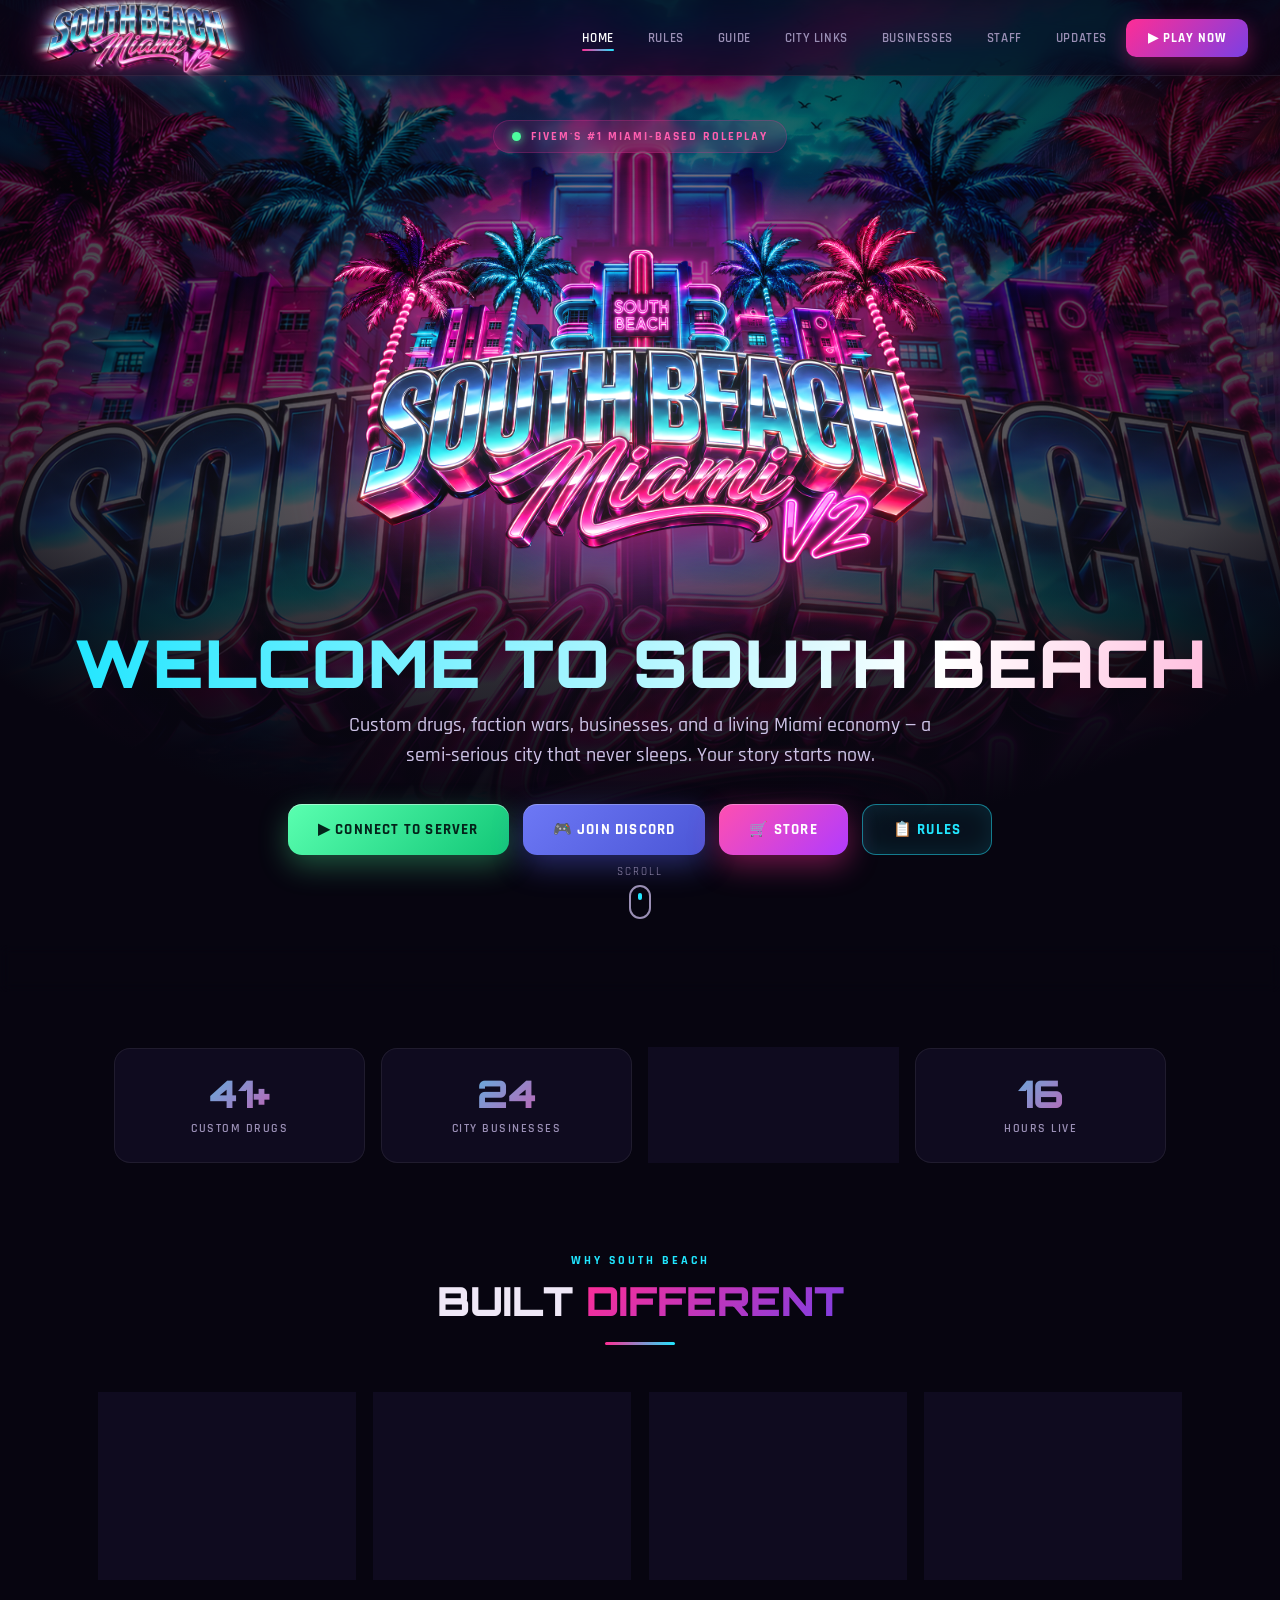
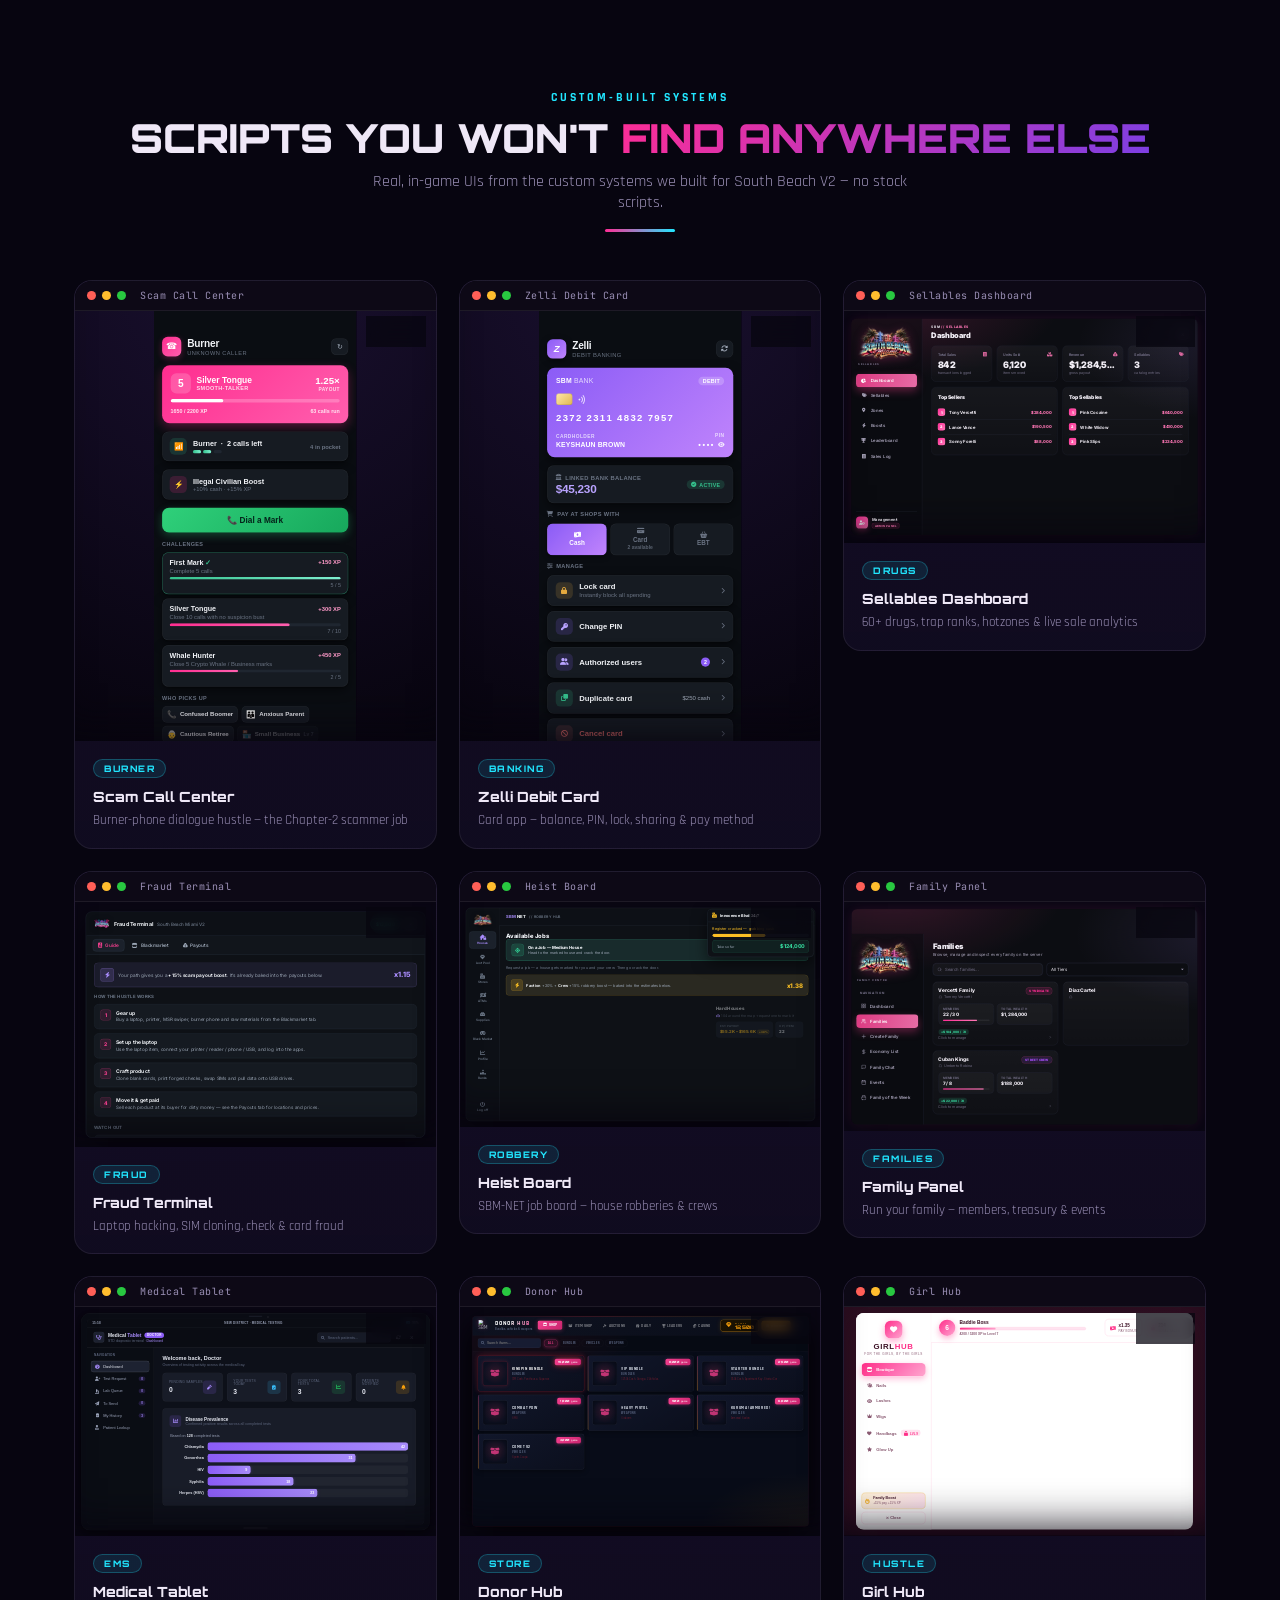
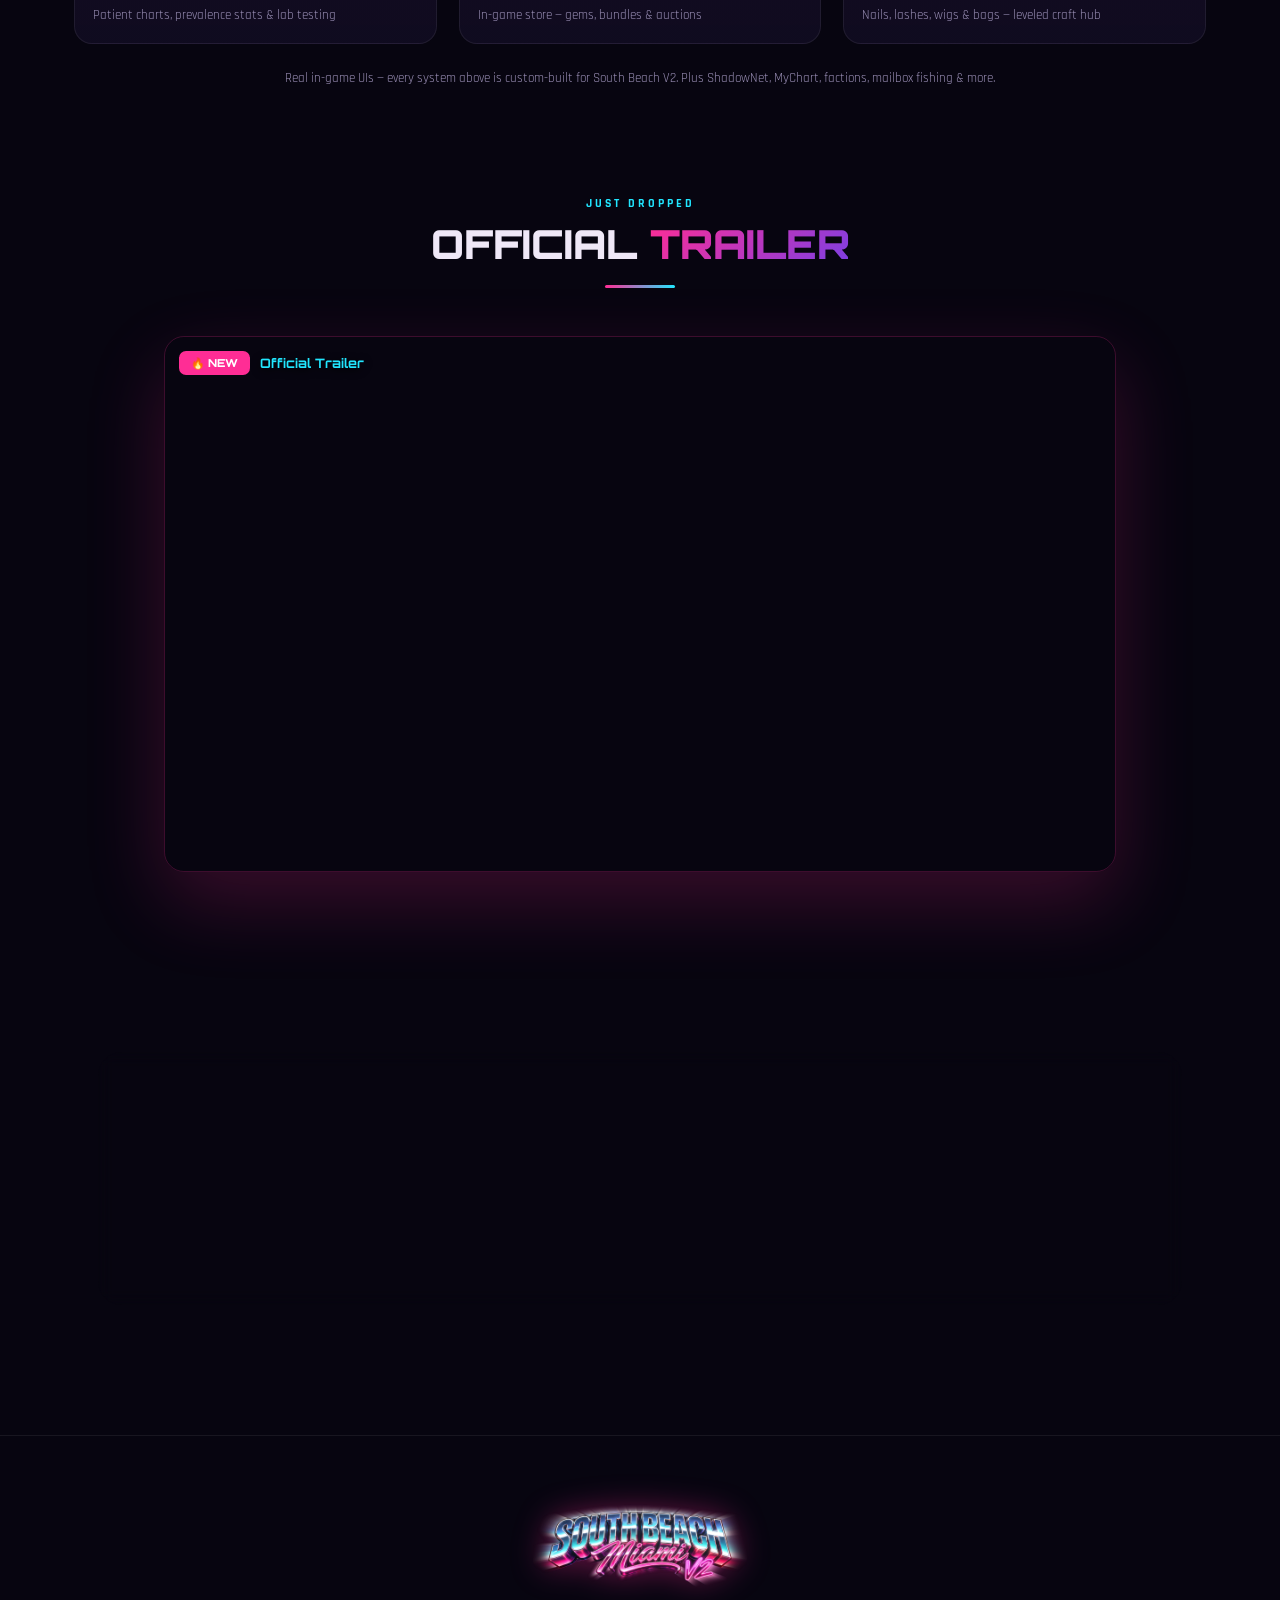
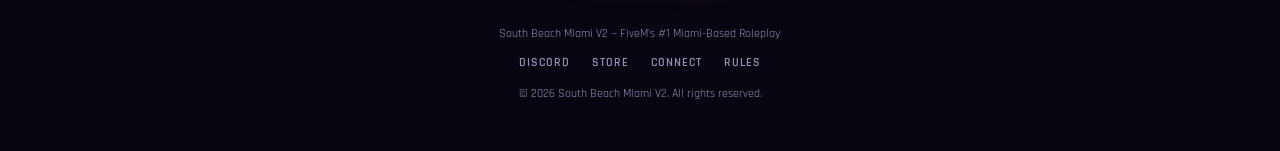
<file: index.html>
<!DOCTYPE html>
<html lang="en">
<head>
<meta charset="UTF-8">
<meta name="viewport" content="width=device-width, initial-scale=1.0">
<title>South Beach Miami V2 — FiveM's #1 Miami RP</title>
<meta name="description" content="South Beach Miami V2 — FiveM's #1 semi-serious Miami roleplay. Custom drugs, factions, businesses, custom scripts and a city that never sleeps.">
<meta name="theme-color" content="#ff2d95">
<meta property="og:title" content="South Beach Miami V2 — FiveM's #1 Miami RP">
<meta property="og:description" content="Custom drugs, factions, businesses, and a living Miami economy. Join us today.">
<meta property="og:image" content="images/hero_scene.png">
<meta property="og:type" content="website">
<link rel="icon" type="image/png" href="images/fivemicon.png">
<link rel="preconnect" href="https://fonts.googleapis.com">
<link rel="preconnect" href="https://fonts.gstatic.com" crossorigin>
<link href="https://fonts.googleapis.com/css2?family=Orbitron:wght@400;500;600;700;800;900&family=Rajdhani:wght@400;500;600;700&family=Pacifico&family=JetBrains+Mono:wght@400;500&display=swap" rel="stylesheet">
<style>
:root{
  --pink:#ff2d95;--pink2:#ff5fb0;--magenta:#ff1e79;
  --teal:#21e6ff;--cyan:#00d4ff;--green:#4dff9e;
  --purple:#a94fff;--violet:#7b3fe4;--yellow:#ffe14d;
  --dark:#070510;--dark2:#0b0818;--dark3:#120c22;
  --card:rgba(20,14,38,0.72);--card2:rgba(28,18,52,0.6);
  --border:rgba(255,255,255,0.07);--border2:rgba(255,45,149,0.22);
  --text:#efe8f7;--muted:#9a8fb5;
  --glow-pink:0 0 40px rgba(255,45,149,0.45);
  --glow-teal:0 0 40px rgba(33,230,255,0.4);
}
*{margin:0;padding:0;box-sizing:border-box}
html{scroll-behavior:smooth}
body{font-family:'Rajdhani',sans-serif;background:var(--dark);color:var(--text);overflow-x:hidden}

/* animated aurora + grid backdrop */
.bg-fx{position:fixed;inset:0;z-index:0;pointer-events:none;overflow:hidden}
.bg-fx .aurora{position:absolute;inset:-30%;background:
  radial-gradient(50% 40% at 20% 25%,rgba(255,45,149,0.20),transparent 60%),
  radial-gradient(45% 40% at 80% 20%,rgba(33,230,255,0.16),transparent 60%),
  radial-gradient(55% 50% at 55% 85%,rgba(169,79,255,0.18),transparent 60%);
  filter:blur(30px);animation:auroraMove 22s ease-in-out infinite alternate}
@keyframes auroraMove{0%{transform:translate(-3%,-2%) scale(1)}100%{transform:translate(4%,3%) scale(1.12)}}
.bg-fx .grid{position:absolute;inset:0;background:
  linear-gradient(rgba(255,45,149,0.05) 1px,transparent 1px),
  linear-gradient(90deg,rgba(33,230,255,0.05) 1px,transparent 1px);
  background-size:64px 64px;mask-image:radial-gradient(circle at 50% 40%,#000 30%,transparent 80%)}
.bg-fx .scan{position:absolute;inset:0;background:repeating-linear-gradient(transparent 0 3px,rgba(0,0,0,0.16) 3px 4px);opacity:.35;mix-blend-mode:overlay}

/* ── NAV ── */
nav{position:fixed;top:0;left:0;right:0;z-index:1000;background:rgba(10,7,22,0.55);backdrop-filter:blur(18px) saturate(1.4);border-bottom:1px solid var(--border);padding:0 32px;height:76px;display:flex;align-items:center;justify-content:space-between;transition:height .3s,background .3s,box-shadow .3s}
nav.shrink{height:60px;background:rgba(8,5,16,0.9);box-shadow:0 8px 30px rgba(0,0,0,.5)}
.nav-logo{display:flex;align-items:center;gap:12px;text-decoration:none;cursor:pointer}
.nav-logo img{height:120px;width:auto;filter:drop-shadow(0 0 14px rgba(255,45,149,0.5));transition:height .3s}
nav.shrink .nav-logo img{height:92px}
.nav-links{display:flex;gap:4px;list-style:none;align-items:center}
.nav-links a{position:relative;color:var(--muted);text-decoration:none;font-weight:600;font-size:13px;padding:9px 15px;border-radius:9px;transition:all .2s;letter-spacing:.6px;text-transform:uppercase;cursor:pointer}
.nav-links a::after{content:'';position:absolute;left:15px;right:15px;bottom:4px;height:2px;background:linear-gradient(90deg,var(--pink),var(--teal));transform:scaleX(0);transform-origin:left;transition:transform .25s;border-radius:2px}
.nav-links a:hover,.nav-links a.active{color:#fff}
.nav-links a:hover::after,.nav-links a.active::after{transform:scaleX(1)}
.nav-cta{background:linear-gradient(135deg,var(--pink),var(--violet))!important;color:#fff!important;font-weight:800!important;padding:11px 22px!important;border-radius:10px!important;box-shadow:0 6px 20px rgba(255,45,149,0.35);letter-spacing:1px!important}
.nav-cta::after{display:none}
.nav-cta:hover{filter:brightness(1.1);transform:translateY(-1px)}
.hamburger{display:none;flex-direction:column;gap:5px;cursor:pointer;padding:6px}
.hamburger span{width:28px;height:2px;background:var(--teal);border-radius:2px;transition:.3s}

.page{display:none;position:relative;z-index:1}
.page.active{display:block;animation:pageIn .5s ease}
@keyframes pageIn{from{opacity:0;transform:translateY(10px)}to{opacity:1;transform:none}}

/* ── HERO ── */
.hero{position:relative;min-height:100vh;display:flex;flex-direction:column;align-items:center;justify-content:center;text-align:center;padding:120px 24px 90px;overflow:hidden}
.hero-scene{position:absolute;inset:0;background:url('images/hero_scene.png') center/cover no-repeat;filter:brightness(.5) saturate(1.2);transform:scale(1.08);animation:heroZoom 30s ease-in-out infinite alternate;z-index:-3}
@keyframes heroZoom{from{transform:scale(1.08)}to{transform:scale(1.2)}}
.hero-vignette{position:absolute;inset:0;z-index:-2;background:
  radial-gradient(70% 60% at 50% 30%,transparent,rgba(7,5,16,0.55) 75%,var(--dark) 100%),
  linear-gradient(transparent 55%,var(--dark))}
.hero-sun{position:absolute;top:14%;left:50%;transform:translateX(-50%);width:520px;height:520px;border-radius:50%;z-index:-2;
  background:radial-gradient(circle,rgba(255,45,149,0.55),rgba(169,79,255,0.25) 45%,transparent 70%);filter:blur(10px);animation:sunPulse 6s ease-in-out infinite}
@keyframes sunPulse{0%,100%{opacity:.7;transform:translateX(-50%) scale(1)}50%{opacity:1;transform:translateX(-50%) scale(1.06)}}
.hero-logo{position:relative;width:min(760px,88vw);margin-bottom:26px;filter:drop-shadow(0 12px 40px rgba(255,45,149,0.5));animation:floatLogo 5s ease-in-out infinite}
@keyframes floatLogo{0%,100%{transform:translateY(0)}50%{transform:translateY(-16px)}}
.hero-kicker{display:inline-flex;align-items:center;gap:10px;padding:8px 18px;border-radius:999px;background:rgba(255,45,149,0.12);border:1px solid var(--border2);font-weight:700;letter-spacing:2px;text-transform:uppercase;font-size:12px;color:var(--pink2);margin-bottom:22px;backdrop-filter:blur(6px)}
.hero-kicker .live{width:9px;height:9px;border-radius:50%;background:var(--green);box-shadow:0 0 10px var(--green);animation:blink 1.4s infinite}
@keyframes blink{0%,100%{opacity:1}50%{opacity:.3}}
.hero h1{font-family:'Orbitron',sans-serif;font-size:clamp(30px,6vw,66px);font-weight:900;line-height:1.02;letter-spacing:1px;text-transform:uppercase;margin-bottom:14px}
.grad{background:linear-gradient(100deg,var(--teal),#fff 35%,var(--pink) 70%,var(--violet));-webkit-background-clip:text;background-clip:text;-webkit-text-fill-color:transparent;background-size:220% auto;animation:shimmer 6s linear infinite}
@keyframes shimmer{to{background-position:220% center}}
.hero .sub{font-size:clamp(15px,2vw,20px);color:#cdc2e6;max-width:620px;margin:0 auto 34px;font-weight:500;line-height:1.5}
.hero-btns{display:flex;gap:14px;flex-wrap:wrap;justify-content:center}
.btn{position:relative;display:inline-flex;align-items:center;gap:9px;padding:15px 30px;border-radius:14px;font-family:'Rajdhani',sans-serif;font-weight:700;font-size:15px;text-decoration:none;text-transform:uppercase;letter-spacing:1.2px;cursor:pointer;border:none;overflow:hidden;transition:transform .2s,box-shadow .3s,filter .2s}
.btn::after{content:'';position:absolute;top:0;left:-90%;width:55%;height:100%;background:linear-gradient(120deg,transparent,rgba(255,255,255,.45),transparent);transform:skewX(-20deg);transition:left .6s;pointer-events:none}
.btn:hover::after{left:140%}
.btn:active{transform:translateY(1px) scale(.99)}
.btn-green{background:linear-gradient(135deg,#5affb0,#12c777);color:#04231a;box-shadow:0 10px 30px rgba(77,255,158,.32),inset 0 1px 0 rgba(255,255,255,.45)}
.btn-green:hover{transform:translateY(-3px);box-shadow:0 16px 42px rgba(77,255,158,.5),inset 0 1px 0 rgba(255,255,255,.55)}
.btn-pink{background:linear-gradient(135deg,#ff4fb0,#b13bff);color:#fff;box-shadow:0 10px 30px rgba(255,45,149,.42),inset 0 1px 0 rgba(255,255,255,.3)}
.btn-pink:hover{transform:translateY(-3px);box-shadow:0 16px 46px rgba(255,45,149,.62)}
.btn-discord{background:linear-gradient(135deg,#6d78f5,#4b56d6);color:#fff;box-shadow:0 10px 30px rgba(88,101,242,.4),inset 0 1px 0 rgba(255,255,255,.25)}
.btn-discord:hover{transform:translateY(-3px);filter:brightness(1.08);box-shadow:0 16px 44px rgba(88,101,242,.55)}
.btn-teal{background:rgba(33,230,255,.06);color:var(--teal);border:1.5px solid rgba(33,230,255,.5);box-shadow:inset 0 0 24px rgba(33,230,255,.1)}
.btn-teal:hover{background:rgba(33,230,255,.14);transform:translateY(-3px);box-shadow:0 0 40px rgba(33,230,255,.35),inset 0 0 24px rgba(33,230,255,.15)}
.scroll-cue{position:absolute;bottom:26px;left:50%;transform:translateX(-50%);color:var(--muted);font-size:11px;letter-spacing:2px;text-transform:uppercase;animation:bob 2s ease-in-out infinite}
.scroll-cue span{display:block;margin:6px auto 0;width:22px;height:34px;border:2px solid var(--muted);border-radius:12px;position:relative}
.scroll-cue span::before{content:'';position:absolute;top:6px;left:50%;transform:translateX(-50%);width:4px;height:7px;border-radius:2px;background:var(--teal);animation:wheel 1.6s infinite}
@keyframes wheel{0%{opacity:0;top:6px}30%{opacity:1}60%{opacity:1;top:16px}100%{opacity:0;top:16px}}
@keyframes bob{0%,100%{transform:translateX(-50%) translateY(0)}50%{transform:translateX(-50%) translateY(6px)}}

/* marquee band */
.marquee{position:relative;z-index:2;overflow:hidden;border-top:1px solid var(--border);border-bottom:1px solid var(--border);background:linear-gradient(90deg,rgba(255,45,149,0.1),rgba(33,230,255,0.08));backdrop-filter:blur(6px);padding:12px 0}
.marquee-track{display:inline-flex;gap:40px;white-space:nowrap;animation:scrollX 26s linear infinite;font-family:'Orbitron',sans-serif;font-weight:800;font-size:14px;letter-spacing:3px;text-transform:uppercase}
.marquee-track span{color:transparent;-webkit-text-stroke:1px rgba(255,255,255,.35)}
.marquee-track b{color:var(--pink2)}
@keyframes scrollX{to{transform:translateX(-50%)}}

/* stats */
.stats-row{max-width:1100px;margin:56px auto 0;padding:0 24px;display:grid;grid-template-columns:repeat(4,1fr);gap:16px;position:relative;z-index:2}
.stat{background:var(--card);border:1px solid var(--border);border-radius:16px;padding:26px 18px;text-align:center;backdrop-filter:blur(12px);transition:.3s}
.stat:hover{border-color:var(--border2);transform:translateY(-4px);box-shadow:var(--glow-pink)}
.stat .num{font-family:'Orbitron',sans-serif;font-size:38px;font-weight:900;line-height:1;background:linear-gradient(135deg,var(--teal),var(--pink));-webkit-background-clip:text;background-clip:text;-webkit-text-fill-color:transparent}
.stat .label{font-size:12px;color:var(--muted);text-transform:uppercase;letter-spacing:1.5px;margin-top:8px;font-weight:600}

/* section shell */
.section{max-width:1180px;margin:0 auto;padding:90px 24px}
.sec-head{text-align:center;margin-bottom:48px}
.sec-head .eyebrow{color:var(--teal);font-weight:800;letter-spacing:3px;text-transform:uppercase;font-size:12px}
.sec-head h2{font-family:'Orbitron',sans-serif;font-size:clamp(24px,4vw,40px);font-weight:900;text-transform:uppercase;margin:8px 0}
.sec-head h2 .accent{background:linear-gradient(135deg,var(--pink),var(--violet));-webkit-background-clip:text;background-clip:text;-webkit-text-fill-color:transparent}
.sec-head p{color:var(--muted);font-size:16px;max-width:560px;margin:0 auto}
.sec-head .line{width:70px;height:3px;background:linear-gradient(90deg,var(--pink),var(--teal));margin:16px auto 0;border-radius:3px}

/* feature cards */
.features-strip{display:grid;grid-template-columns:repeat(4,1fr);gap:18px;max-width:1180px;margin:0 auto;padding:0 24px}
.feature-card{position:relative;background:var(--card);border:1px solid var(--border);border-radius:18px;padding:30px 24px;text-align:center;backdrop-filter:blur(12px);transition:.35s;overflow:hidden}
.feature-card::before{content:'';position:absolute;inset:0;border-radius:18px;padding:1px;background:linear-gradient(135deg,var(--pink),var(--teal));-webkit-mask:linear-gradient(#000 0 0) content-box,linear-gradient(#000 0 0);-webkit-mask-composite:xor;mask-composite:exclude;opacity:0;transition:.35s}
.feature-card:hover{transform:translateY(-6px);box-shadow:0 20px 50px rgba(255,45,149,0.18)}
.feature-card:hover::before{opacity:1}
.feature-icon{font-size:36px;margin-bottom:14px;display:inline-block;transition:transform .35s}
.feature-card:hover .feature-icon{transform:scale(1.15) rotate(-6deg)}
.feature-card h3{font-family:'Orbitron',sans-serif;font-size:13px;font-weight:800;color:var(--teal);margin-bottom:8px;text-transform:uppercase;letter-spacing:1px}
.feature-card p{font-size:14px;color:var(--muted);line-height:1.5}

/* trailer */
.trailer-wrap{max-width:1000px;margin:0 auto;padding:0 24px}
.trailer{position:relative;border-radius:20px;overflow:hidden;border:1px solid var(--border2);box-shadow:0 30px 80px rgba(255,45,149,0.2)}
.trailer .tbadge{position:absolute;top:14px;left:14px;z-index:3;display:flex;gap:10px;align-items:center}
.trailer .tbadge b{background:var(--pink);color:#fff;padding:5px 12px;border-radius:7px;font-size:11px;font-weight:800;text-transform:uppercase;font-family:'Orbitron',sans-serif;animation:blink 2s infinite}
.trailer .tbadge span{font-family:'Orbitron',sans-serif;font-size:13px;font-weight:700;color:var(--teal);text-shadow:0 2px 8px #000}
.tframe{position:relative;padding-bottom:56.25%;height:0}
.tframe iframe{position:absolute;inset:0;width:100%;height:100%;border:none}

/* ── TEASER SHOWCASE ── */
.teasers{display:grid;grid-template-columns:repeat(3,1fr);gap:24px}
.teaser{background:linear-gradient(180deg,var(--card2),var(--card));border:1px solid var(--border);border-radius:20px;padding:26px 22px 24px;text-align:center;transition:.35s;position:relative;overflow:hidden}
.teaser:hover{transform:translateY(-6px);border-color:var(--border2);box-shadow:0 24px 60px rgba(169,79,255,0.22)}
.teaser .tag{display:inline-block;font-family:'Orbitron',sans-serif;font-size:10px;font-weight:800;letter-spacing:1.5px;text-transform:uppercase;color:var(--teal);background:rgba(33,230,255,0.1);border:1px solid rgba(33,230,255,0.25);padding:4px 12px;border-radius:999px;margin-bottom:16px}
.teaser h4{font-family:'Orbitron',sans-serif;font-size:16px;font-weight:800;margin-top:18px}
.teaser p{font-size:13px;color:var(--muted);margin-top:8px;line-height:1.5}
/* phone frame */
.device-phone{width:210px;height:420px;margin:0 auto;border-radius:34px;background:linear-gradient(180deg,#161020,#0b0714);border:1px solid #2a2038;box-shadow:0 20px 50px rgba(0,0,0,.6),inset 0 0 0 2px #05030a;padding:12px 10px;position:relative;overflow:hidden}
.device-phone .notch{width:60px;height:5px;background:#05030a;border-radius:3px;margin:2px auto 8px}
.mini-screen{height:calc(100% - 20px);border-radius:22px;overflow:hidden;position:relative;background:radial-gradient(circle at 50% 0,#1a1226,#0a0714)}
/* burner app mock */
.bn-hero{margin:10px;border-radius:12px;background:linear-gradient(135deg,var(--pink),var(--violet));padding:12px;color:#fff;text-align:left;box-shadow:var(--glow-pink)}
.bn-hero .lv{font-family:'Orbitron';font-weight:900;font-size:20px}
.bn-hero .t{font-size:11px;opacity:.85;font-weight:700}
.bn-bar{height:5px;background:rgba(255,255,255,.25);border-radius:3px;margin-top:8px;overflow:hidden}
.bn-bar>i{display:block;height:100%;width:60%;background:#fff;border-radius:3px;animation:fillx 3s ease-in-out infinite alternate}
@keyframes fillx{from{width:35%}to{width:85%}}
.bn-dial{margin:10px;padding:11px;border-radius:12px;background:linear-gradient(135deg,var(--green),#14a866);color:#04231a;font-weight:800;font-size:13px;text-align:center;font-family:'Orbitron'}
.bn-row{display:flex;gap:6px;margin:0 10px 8px}
.bn-chip{flex:1;background:rgba(255,255,255,.05);border:1px solid var(--border);border-radius:9px;padding:8px;text-align:left}
.bn-chip .n{font-family:'Orbitron';font-weight:800;color:#fff;font-size:14px}
.bn-chip .l{font-size:8px;color:var(--muted);text-transform:uppercase}
.bn-meter{margin:0 10px 6px;text-align:left}
.bn-meter .lab{display:flex;justify-content:space-between;font-size:8px;color:var(--muted);text-transform:uppercase;font-weight:700;margin-bottom:3px}
.bn-track{height:6px;background:#221830;border-radius:4px;overflow:hidden}
.bn-track>i{display:block;height:100%;border-radius:4px}
.bn-track.trust>i{background:linear-gradient(90deg,#1f9e7f,var(--green));animation:fillx 4s ease-in-out infinite alternate}
.bn-track.susp>i{background:linear-gradient(90deg,#b83a4f,var(--pink));width:34%;animation:fillx2 4s ease-in-out infinite alternate}
@keyframes fillx2{from{width:20%}to{width:70%}}
/* girl hub mock */
.gh{padding:8px}
.gh-hero{border-radius:12px;background:linear-gradient(135deg,#ff5fb0,#ff2d95);padding:12px;text-align:left;color:#fff;box-shadow:0 8px 22px rgba(255,45,149,.5)}
.gh-hero .n{font-family:'Orbitron';font-weight:900;font-size:18px}
.gh-tabs{display:flex;gap:5px;margin:10px 4px}
.gh-tab{flex:1;padding:7px 4px;border-radius:8px;font-size:8px;text-align:center;font-weight:800;text-transform:uppercase;background:rgba(255,255,255,.05);border:1px solid var(--border);color:var(--muted)}
.gh-tab.on{background:linear-gradient(135deg,#ff5fb0,#ff2d95);color:#fff;border-color:transparent}
.gh-item{display:flex;align-items:center;gap:8px;margin:6px 4px;padding:8px;border-radius:10px;background:rgba(255,255,255,.04);border:1px solid var(--border)}
.gh-item .sw{width:26px;height:26px;border-radius:7px;background:linear-gradient(135deg,#ff9ac9,#ff2d95)}
.gh-item .tx{flex:1;text-align:left}
.gh-item .tx b{font-size:10px;display:block;color:#fff}
.gh-item .tx span{font-size:8px;color:var(--muted)}
/* fraud terminal mock (laptop) */
.device-laptop{max-width:100%;margin:0 auto}
.lt-screen{border-radius:12px 12px 0 0;border:1px solid #2a2038;border-bottom:none;background:#05070a;padding:10px;height:230px;overflow:hidden;text-align:left;font-family:'JetBrains Mono',monospace;position:relative}
.lt-bar{display:flex;gap:5px;margin-bottom:8px}
.lt-bar i{width:9px;height:9px;border-radius:50%}
.lt-bar i:nth-child(1){background:#ff5f57}.lt-bar i:nth-child(2){background:#ffbd2e}.lt-bar i:nth-child(3){background:#28c840}
.lt-title{color:var(--pink2);font-size:10px;font-weight:700;margin-bottom:8px;font-family:'Orbitron'}
.lt-line{font-size:9px;color:var(--green);line-height:1.7;opacity:0;animation:typein .4s forwards}
.lt-line .c{color:var(--teal)}.lt-line .w{color:var(--yellow)}
.lt-line:nth-child(1){animation-delay:.2s}.lt-line:nth-child(2){animation-delay:.7s}.lt-line:nth-child(3){animation-delay:1.2s}.lt-line:nth-child(4){animation-delay:1.7s}.lt-line:nth-child(5){animation-delay:2.2s}.lt-line:nth-child(6){animation-delay:2.7s}
@keyframes typein{from{opacity:0;transform:translateX(-6px)}to{opacity:1;transform:none}}
.lt-cursor{display:inline-block;width:6px;height:11px;background:var(--green);animation:blink 1s steps(1) infinite;vertical-align:middle}
.lt-base{height:12px;border-radius:0 0 14px 14px;background:linear-gradient(#1a1426,#0d0916);border:1px solid #2a2038;position:relative}
.lt-base::after{content:'';position:absolute;top:0;left:50%;transform:translateX(-50%);width:60px;height:4px;background:#2a2038;border-radius:0 0 6px 6px}

.ss-grid{display:grid;grid-template-columns:repeat(3,1fr);gap:22px}
.ss-card{background:linear-gradient(180deg,var(--card2),var(--card));border:1px solid var(--border);border-radius:18px;overflow:hidden;transition:.35s;align-self:start}
.ss-card:hover{transform:translateY(-7px);border-color:var(--border2);box-shadow:0 26px 64px rgba(255,45,149,.22)}
.ss-frame{position:relative;background:#0a0714;overflow:hidden}
.ss-bar{display:flex;align-items:center;gap:6px;padding:8px 12px;background:#0d0916;border-bottom:1px solid var(--border)}
.ss-bar i{width:9px;height:9px;border-radius:50%}
.ss-bar i:nth-child(1){background:#ff5f57}.ss-bar i:nth-child(2){background:#ffbd2e}.ss-bar i:nth-child(3){background:#28c840}
.ss-bar span{margin-left:8px;font-size:10px;color:var(--muted);font-family:'JetBrains Mono',monospace;letter-spacing:.5px;white-space:nowrap;overflow:hidden;text-overflow:ellipsis}
.ss-view{position:relative;width:100%;height:262px;overflow:hidden;background:#0a0714}
.ss-view.phone{height:430px;background:radial-gradient(circle at 50% -10%,#1a1030,#07040e)}
.ss-view iframe{position:absolute;top:0;left:0;border:0;transform-origin:top left;background:#0a0714;color-scheme:dark}
.ss-view::after{content:'';position:absolute;inset:0;pointer-events:none;box-shadow:inset 0 -34px 42px -26px rgba(7,4,14,.9);z-index:2}
.ss-card:hover .ss-view iframe{filter:saturate(1.06)}
.ss-live{position:absolute;top:10px;right:10px;z-index:3;display:inline-flex;align-items:center;gap:6px;font-family:'JetBrains Mono',monospace;font-size:9px;font-weight:700;letter-spacing:1.2px;color:#5affb0;background:rgba(8,6,15,.74);border:1px solid rgba(90,255,176,.32);padding:4px 9px 4px 8px;border-radius:999px;backdrop-filter:blur(6px);text-transform:uppercase;pointer-events:none}
.ss-live::before{content:'';width:6px;height:6px;border-radius:50%;background:#5affb0;box-shadow:0 0 8px #5affb0;animation:ssblink 1.5s infinite}
@keyframes ssblink{0%,100%{opacity:1}50%{opacity:.25}}
.ss-meta{padding:16px 18px 18px}
.ss-tag{display:inline-block;font-family:'Orbitron';font-size:9px;font-weight:800;letter-spacing:1.5px;text-transform:uppercase;color:var(--teal);background:rgba(33,230,255,.1);border:1px solid rgba(33,230,255,.25);padding:3px 10px;border-radius:999px}
.ss-meta h4{font-family:'Orbitron';font-size:14px;font-weight:800;margin:10px 0 6px}
.ss-meta p{font-size:12.5px;color:var(--muted);line-height:1.5}
@media(max-width:900px){.ss-grid{grid-template-columns:1fr 1fr}}
@media(max-width:600px){.ss-grid{grid-template-columns:1fr}}
/* ── RULES ── */
.key-rules{background:var(--card);border:1px solid var(--border2);border-radius:18px;padding:32px;margin-bottom:32px;backdrop-filter:blur(10px)}
.key-rules h3{font-family:'Orbitron',sans-serif;font-size:15px;color:var(--pink);margin-bottom:18px;text-transform:uppercase;letter-spacing:1px}
.key-rule-item{display:flex;align-items:flex-start;gap:14px;padding:13px 0;border-bottom:1px solid var(--border)}
.key-rule-item:last-child{border-bottom:none}
.key-rule-item .dot{width:8px;height:8px;border-radius:50%;background:var(--pink);margin-top:7px;flex-shrink:0;box-shadow:0 0 8px var(--pink)}
.key-rule-item strong{color:var(--teal)}
.rules-grid{display:grid;grid-template-columns:repeat(auto-fit,minmax(300px,1fr));gap:20px}
.rule-card{position:relative;background:var(--card);border:1px solid var(--border);border-radius:18px;padding:30px;transition:.32s;cursor:pointer;text-decoration:none;color:inherit;display:block;overflow:hidden}
.rule-card::after{content:'';position:absolute;inset:0;border-radius:18px;padding:1px;background:linear-gradient(135deg,var(--pink),var(--teal));-webkit-mask:linear-gradient(#000 0 0) content-box,linear-gradient(#000 0 0);-webkit-mask-composite:xor;mask-composite:exclude;opacity:0;transition:.32s}
.rule-card:hover{transform:translateY(-5px);box-shadow:0 24px 60px rgba(255,45,149,0.2)}
.rule-card:hover::after{opacity:1}
.rule-card .rule-icon{font-size:30px;margin-bottom:16px}
.rule-card h3{font-family:'Orbitron',sans-serif;font-size:15px;font-weight:800;color:var(--pink);margin-bottom:10px;text-transform:uppercase;letter-spacing:.5px}
.rule-card p{font-size:14px;color:var(--muted);line-height:1.55;margin-bottom:16px}
.rule-card .rule-link{color:var(--teal);font-size:12px;font-weight:800;text-transform:uppercase;letter-spacing:1px}

/* ── shared content styles (guide/links/biz/staff/changelog) ── */
.inner-page{max-width:1120px;margin:0 auto;padding:120px 24px 70px}
.page-header{text-align:center;margin-bottom:50px}
.page-header h2{font-family:'Orbitron',sans-serif;font-size:clamp(24px,4vw,38px);font-weight:900;text-transform:uppercase;margin-bottom:10px}
.page-header .accent{background:linear-gradient(135deg,var(--pink),var(--violet));-webkit-background-clip:text;background-clip:text;-webkit-text-fill-color:transparent}
.page-header p{color:var(--muted);font-size:16px}
.page-header .line{width:70px;height:3px;background:linear-gradient(90deg,var(--pink),var(--teal));margin:16px auto 0;border-radius:3px}
.price-tabs{display:flex;gap:8px;margin-bottom:24px;flex-wrap:wrap}
.price-tab{padding:10px 24px;border-radius:10px;font-weight:700;font-size:13px;cursor:pointer;text-transform:uppercase;letter-spacing:.5px;background:var(--card);border:1px solid var(--border);color:var(--muted);transition:.2s;font-family:'Rajdhani',sans-serif}
.price-tab:hover{border-color:rgba(33,230,255,0.3);color:var(--teal)}
.price-tab.active{background:rgba(255,45,149,0.12);border-color:var(--pink);color:var(--pink)}
.biz-content{display:none}.biz-content.active{display:block}
.info-box{background:var(--card);border:1px solid rgba(255,225,77,0.18);border-radius:12px;padding:16px 20px;margin-bottom:24px;font-size:13px;color:#ddd;line-height:1.6}
.info-box strong{color:var(--yellow)}
table{width:100%;border-collapse:collapse;font-size:13px;background:var(--card);border-radius:16px;overflow:hidden;border:1px solid var(--border)}
thead th{text-align:left;padding:14px 16px;font-size:10px;font-weight:700;text-transform:uppercase;letter-spacing:1.5px;color:var(--muted);border-bottom:1px solid var(--border);background:rgba(0,0,0,0.35)}
tbody tr{border-bottom:1px solid rgba(255,255,255,0.02);transition:.15s}
tbody tr:hover{background:rgba(255,45,149,0.05)}
tbody td{padding:12px 16px}
.item-name{font-weight:700;color:#f4f0fa}
.spawn-code{font-family:'JetBrains Mono',monospace;font-size:11px;background:rgba(0,0,0,0.4);border:1px solid var(--border);padding:4px 8px;border-radius:6px;color:var(--teal);white-space:nowrap}
.price{font-family:'JetBrains Mono',monospace;font-weight:600;color:var(--green)}
.price-high{color:var(--pink)}.price-mid{color:var(--yellow)}.price-low{color:var(--green)}
.qty{font-family:'JetBrains Mono',monospace;font-size:12px;color:var(--muted)}
.tier-dirty{display:inline-block;padding:3px 8px;border-radius:5px;font-size:10px;font-weight:700;background:rgba(255,45,149,0.15);color:var(--pink)}
.tier-clean{display:inline-block;padding:3px 8px;border-radius:5px;font-size:10px;font-weight:700;background:rgba(77,255,158,0.15);color:var(--green)}
.links-main{display:flex;flex-direction:column;gap:14px;margin-bottom:40px}
.link-card{background:var(--card);border:1px solid var(--border);border-radius:14px;padding:22px 28px;display:flex;align-items:center;gap:18px;text-decoration:none;color:inherit;transition:.25s}
.link-card:hover{border-color:rgba(88,101,242,0.4);transform:translateX(6px);box-shadow:0 10px 30px rgba(88,101,242,0.18)}
.link-icon{width:52px;height:52px;border-radius:13px;display:flex;align-items:center;justify-content:center;font-size:22px;flex-shrink:0;box-shadow:0 6px 18px rgba(0,0,0,.4)}
.link-card h4{font-family:'Orbitron',sans-serif;font-size:13px;color:#f4f0fa;text-transform:uppercase;margin-bottom:4px}
.link-card p{font-size:13px;color:var(--muted)}
.biz-stats{display:flex;gap:16px;justify-content:center;margin-bottom:40px;flex-wrap:wrap}
.biz-stat{background:var(--card);border:1px solid var(--border);border-radius:14px;padding:20px 34px;text-align:center}
.biz-stat-num{font-family:'Orbitron',sans-serif;font-size:36px;font-weight:900}
.biz-stat-label{font-size:13px;color:var(--muted);margin-top:4px;text-transform:uppercase;letter-spacing:1px}
.biz-grid{display:grid;grid-template-columns:repeat(auto-fill,minmax(280px,1fr));gap:14px;margin-bottom:30px}
.biz-card{background:var(--card);border:1px solid var(--border);border-radius:12px;padding:18px;transition:.25s;display:flex;align-items:center;justify-content:space-between}
.biz-card:hover{border-color:rgba(255,255,255,0.12);transform:translateY(-2px)}
.biz-card.sold{border-left:3px solid var(--pink)}
.biz-name{font-weight:700;font-size:14px}
.biz-badge{display:inline-block;padding:4px 12px;border-radius:6px;font-size:11px;font-weight:700;text-transform:uppercase;letter-spacing:.5px;flex-shrink:0;margin-left:12px}
.badge-sold{background:rgba(255,45,149,0.14);color:var(--pink)}
.staff-grid{display:grid;grid-template-columns:repeat(auto-fit,minmax(220px,1fr));gap:20px}
.staff-card{background:var(--card);border:1px solid var(--border);border-radius:16px;padding:30px;text-align:center;transition:.3s}
.staff-card:hover{border-color:var(--border2);transform:translateY(-4px);box-shadow:var(--glow-pink)}
.staff-avatar{width:74px;height:74px;border-radius:50%;margin:0 auto 14px;display:flex;align-items:center;justify-content:center;font-size:28px;font-weight:800;font-family:'Orbitron',sans-serif;color:#fff;box-shadow:0 8px 22px rgba(0,0,0,.4)}
.staff-card h4{font-family:'Orbitron',sans-serif;font-size:14px;margin-bottom:8px}
.staff-role{font-size:11px;text-transform:uppercase;letter-spacing:1px;font-weight:700;padding:4px 12px;border-radius:20px;display:inline-block}
.role-owner{color:var(--pink);background:rgba(255,45,149,0.14)}
.role-dev{color:var(--purple);background:rgba(169,79,255,0.14)}
.changelog-list{display:flex;flex-direction:column;gap:16px}
.changelog-item{background:var(--card);border:1px solid var(--border);border-radius:16px;padding:24px;border-left:3px solid var(--pink)}
.changelog-item .date{font-family:'JetBrains Mono',monospace;font-size:11px;color:var(--pink);margin-bottom:8px;text-transform:uppercase}
.changelog-item h4{font-family:'Orbitron',sans-serif;font-size:14px;margin-bottom:8px}
.changelog-item p{font-size:14px;color:var(--muted);line-height:1.6}
.tag{display:inline-block;padding:2px 10px;border-radius:5px;font-size:10px;font-weight:700;text-transform:uppercase;margin-right:6px}
.tag-new{background:rgba(77,255,158,0.14);color:var(--green)}
.tag-fix{background:rgba(255,45,149,0.14);color:var(--pink)}
.tag-update{background:rgba(33,230,255,0.12);color:var(--teal)}
.accordion{display:flex;flex-direction:column;gap:12px}
.acc-item{background:var(--card);border:1px solid var(--border);border-radius:16px;overflow:hidden}
.acc-header{display:flex;align-items:center;justify-content:space-between;padding:20px 24px;cursor:pointer;transition:.2s;user-select:none}
.acc-header:hover{background:rgba(255,45,149,0.04)}
.acc-header-left{display:flex;align-items:center;gap:14px}
.acc-header-icon{width:44px;height:44px;border-radius:11px;display:flex;align-items:center;justify-content:center;font-size:20px;flex-shrink:0}
.acc-header h3{font-family:'Orbitron',sans-serif;font-size:14px;font-weight:700;text-transform:uppercase}
.acc-header p{font-size:13px;color:var(--muted);margin-top:2px}
.acc-arrow{font-size:16px;color:var(--muted);transition:transform .3s}
.acc-item.open .acc-arrow{transform:rotate(180deg);color:var(--teal)}
.acc-item.open .acc-header{border-bottom:1px solid var(--border)}
.acc-body{max-height:0;overflow:hidden;transition:max-height .4s ease}
.acc-item.open .acc-body{max-height:6000px}
.acc-body-inner{padding:20px 24px}
.acc-subtitle{font-family:'Orbitron',sans-serif;font-size:12px;color:var(--pink);text-transform:uppercase;margin:20px 0 10px;letter-spacing:1px}
.acc-subtitle:first-child{margin-top:0}
.acc-text{font-size:14px;color:var(--muted);line-height:1.7;margin-bottom:12px}
.acc-text strong{color:var(--teal)}
.acc-list{list-style:none;padding:0}
.acc-list li{padding:8px 0;border-bottom:1px solid var(--border);font-size:14px;color:#ddd;display:flex;align-items:flex-start;gap:10px}
.acc-list li:last-child{border-bottom:none}
.acc-list li .li-dot{width:6px;height:6px;border-radius:50%;background:var(--pink);margin-top:7px;flex-shrink:0}

/* CTA band */
.cta-band{position:relative;margin:0 auto;max-width:1180px;padding:0 24px}
.cta-inner{border-radius:24px;overflow:hidden;border:1px solid var(--border2);background:linear-gradient(120deg,rgba(255,45,149,0.16),rgba(123,63,228,0.16),rgba(33,230,255,0.12));padding:48px 32px;text-align:center;position:relative;backdrop-filter:blur(8px)}
.cta-inner h2{font-family:'Orbitron',sans-serif;font-size:clamp(22px,4vw,38px);font-weight:900;text-transform:uppercase;margin-bottom:12px}
.cta-inner p{color:#d7cde9;margin-bottom:26px;font-size:16px}

/* footer */
footer{position:relative;z-index:1;text-align:center;padding:50px 30px;border-top:1px solid var(--border);margin-top:40px}
footer img{height:120px;margin-bottom:14px;filter:drop-shadow(0 0 16px rgba(255,45,149,0.4))}
footer p{font-size:12px;color:var(--muted)}
footer .footer-links{display:flex;gap:22px;justify-content:center;margin-top:14px}
footer .footer-links a{color:var(--muted);text-decoration:none;font-size:12px;transition:color .2s;text-transform:uppercase;letter-spacing:1px;font-weight:600;cursor:pointer}
footer .footer-links a:hover{color:var(--teal)}

/* reveal */
.reveal{opacity:0;transform:translateY(28px);transition:opacity .7s ease,transform .7s cubic-bezier(.2,.8,.2,1)}
.reveal.in{opacity:1;transform:none}
@keyframes pulse{0%,100%{opacity:1}50%{opacity:.6}}

@media(max-width:900px){.teasers{grid-template-columns:1fr;max-width:340px;margin:0 auto}.features-strip{grid-template-columns:repeat(2,1fr)}.stats-row{grid-template-columns:repeat(2,1fr)}}
@media(max-width:768px){
.hamburger{display:flex}
.nav-links{display:none;position:absolute;top:60px;left:0;right:0;background:rgba(8,5,16,0.98);flex-direction:column;padding:18px;border-bottom:1px solid var(--border)}
.nav-links.open{display:flex}
.nav-logo img{height:80px}
.hero-btns{flex-direction:column;align-items:center}.btn{width:100%;max-width:300px;justify-content:center}
.inner-page{padding:100px 16px 40px}
table{font-size:11px}thead th{padding:10px 8px;font-size:9px}tbody td{padding:8px}.spawn-code{font-size:9px;padding:2px 5px}
.rules-grid{grid-template-columns:1fr}
}
@media(max-width:480px){.features-strip{grid-template-columns:1fr}.stats-row{grid-template-columns:1fr}}
</style>
</head>
<body>
<div class="bg-fx"><div class="aurora"></div><div class="grid"></div><div class="scan"></div></div>

<nav id="nav">
<a class="nav-logo" onclick="showPage('home')"><img src="images/logo_chrome.png" alt="South Beach Miami V2"></a>
<div class="hamburger" onclick="document.getElementById('navLinks').classList.toggle('open')"><span></span><span></span><span></span></div>
<ul class="nav-links" id="navLinks">
<li><a onclick="showPage('home')" class="active" data-page="home">Home</a></li>
<li><a onclick="showPage('rules')" data-page="rules">Rules</a></li>
<li><a onclick="showPage('prices')" data-page="prices">Guide</a></li>
<li><a onclick="showPage('links')" data-page="links">City Links</a></li>
<li><a onclick="showPage('businesses')" data-page="businesses">Businesses</a></li>
<li><a onclick="showPage('staff')" data-page="staff">Staff</a></li>
<li><a onclick="showPage('changelog')" data-page="changelog">Updates</a></li>
<li><a href="https://cfx.re/join/3eddyb" target="_blank" class="nav-cta">▶ Play Now</a></li>
</ul>
</nav>

<div id="page-home" class="page active">
<section class="hero">
<div class="hero-scene"></div><div class="hero-vignette"></div><div class="hero-sun"></div>
<div class="hero-kicker"><span class="live"></span> FiveM's #1 Miami-Based Roleplay</div>
<img src="images/logo_full.png" alt="South Beach Miami V2" class="hero-logo">
<h1><span class="grad">Welcome to South Beach</span></h1>
<p class="sub">Custom drugs, faction wars, businesses, and a living Miami economy — a semi-serious city that never sleeps. Your story starts now.</p>
<div class="hero-btns">
<a href="https://cfx.re/join/3eddyb" target="_blank" class="btn btn-green">▶ Connect to Server</a>
<a href="https://discord.gg/southbeach" target="_blank" class="btn btn-discord">🎮 Join Discord</a>
<a href="https://store.southbeach.gg/" target="_blank" class="btn btn-pink">🛒 Store</a>
<a onclick="showPage('rules')" class="btn btn-teal">📋 Rules</a>
</div>
<div class="scroll-cue">Scroll<span></span></div>
</section>

<div class="marquee"><div class="marquee-track" id="mq"></div></div>

<div class="stats-row">
<div class="stat reveal"><div class="num" data-count="60">0</div><div class="label">Custom Drugs</div></div>
<div class="stat reveal"><div class="num" data-count="36">0</div><div class="label">City Businesses</div></div>
<div class="stat reveal"><div class="num" data-count="5">0</div><div class="label">Trap Ranks</div></div>
<div class="stat reveal"><div class="num" data-count="24">0</div><div class="label">Hours Live</div></div>
</div>

<div class="section">
<div class="sec-head reveal"><div class="eyebrow">Why South Beach</div><h2>Built <span class="accent">Different</span></h2><div class="line"></div></div>
<div class="features-strip">
<div class="feature-card reveal"><div class="feature-icon">💊</div><h3>Custom Drugs</h3><p>60+ unique drugs with tiered pricing and a full trap-rank system</p></div>
<div class="feature-card reveal"><div class="feature-icon">⚔️</div><h3>Faction Wars</h3><p>Staff-triggered plug wars, CK system, and faction tiers</p></div>
<div class="feature-card reveal"><div class="feature-icon">🏎️</div><h3>Custom Cars</h3><p>Imported vehicles, VIP exclusives, and street racing</p></div>
<div class="feature-card reveal"><div class="feature-icon">🌴</div><h3>Miami Vibes</h3><p>Custom MLOs, businesses, housing, and a living economy</p></div>
</div>
</div>

<div class="section" style="padding-top:20px">
<div class="sec-head reveal"><div class="eyebrow">Custom-Built Systems</div><h2>Scripts You Won't <span class="accent">Find Anywhere Else</span></h2><p>Real, in-game UIs from the custom systems we built for South Beach V2 — no stock scripts.</p><div class="line"></div></div>
<div class="ss-grid">
<div class="ss-card reveal phone"><div class="ss-frame"><div class="ss-bar"><i></i><i></i><i></i><span>Scam Call Center</span></div><div class="ss-view phone"><span class="ss-live">Live</span><iframe data-w="400" data-h="850" src="ui/scamcenter/index.html" loading="lazy" title="Scam Call Center"></iframe></div></div><div class="ss-meta"><span class="ss-tag">Burner</span><h4>Scam Call Center</h4><p>Burner-phone dialogue hustle — the Chapter-2 scammer job</p></div></div>
<div class="ss-card reveal phone"><div class="ss-frame"><div class="ss-bar"><i></i><i></i><i></i><span>Zelli Debit Card</span></div><div class="ss-view phone"><span class="ss-live">Live</span><iframe data-w="400" data-h="850" src="ui/debitcard/index.html" loading="lazy" title="Zelli Debit Card"></iframe></div></div><div class="ss-meta"><span class="ss-tag">Banking</span><h4>Zelli Debit Card</h4><p>Card app — balance, PIN, lock, sharing & pay method</p></div></div>
<div class="ss-card reveal"><div class="ss-frame"><div class="ss-bar"><i></i><i></i><i></i><span>Sellables Dashboard</span></div><div class="ss-view"><span class="ss-live">Live</span><iframe data-w="1200" data-h="770" src="ui/sellables/index.html" loading="lazy" title="Sellables Dashboard"></iframe></div></div><div class="ss-meta"><span class="ss-tag">Drugs</span><h4>Sellables Dashboard</h4><p>60+ drugs, trap ranks, hotzones & live sale analytics</p></div></div>
<div class="ss-card reveal"><div class="ss-frame"><div class="ss-bar"><i></i><i></i><i></i><span>Fraud Terminal</span></div><div class="ss-view"><span class="ss-live">Live</span><iframe data-w="1000" data-h="680" src="ui/fraudhub/index.html" loading="lazy" title="Fraud Terminal"></iframe></div></div><div class="ss-meta"><span class="ss-tag">Fraud</span><h4>Fraud Terminal</h4><p>Laptop hacking, SIM cloning, check & card fraud</p></div></div>
<div class="ss-card reveal"><div class="ss-frame"><div class="ss-bar"><i></i><i></i><i></i><span>Heist Board</span></div><div class="ss-view"><span class="ss-live">Live</span><iframe data-w="1220" data-h="760" src="ui/robbery/index.html" loading="lazy" title="Heist Board"></iframe></div></div><div class="ss-meta"><span class="ss-tag">Robbery</span><h4>Heist Board</h4><p>SBM-NET job board — house robberies & crews</p></div></div>
<div class="ss-card reveal"><div class="ss-frame"><div class="ss-bar"><i></i><i></i><i></i><span>Family Panel</span></div><div class="ss-view"><span class="ss-live">Live</span><iframe data-w="1180" data-h="750" src="ui/familypanel/index.html" loading="lazy" title="Family Panel"></iframe></div></div><div class="ss-meta"><span class="ss-tag">Families</span><h4>Family Panel</h4><p>Run your family — members, treasury & events</p></div></div>
<div class="ss-card reveal"><div class="ss-frame"><div class="ss-bar"><i></i><i></i><i></i><span>Medical Tablet</span></div><div class="ss-view"><span class="ss-live">Live</span><iframe data-w="1180" data-h="750" src="ui/stds/index.html" loading="lazy" title="Medical Tablet"></iframe></div></div><div class="ss-meta"><span class="ss-tag">EMS</span><h4>Medical Tablet</h4><p>Patient charts, prevalence stats & lab testing</p></div></div>
<div class="ss-card reveal"><div class="ss-frame"><div class="ss-bar"><i></i><i></i><i></i><span>Donor Hub</span></div><div class="ss-view"><span class="ss-live">Live</span><iframe data-w="1200" data-h="760" src="ui/gems/index.html" loading="lazy" title="Donor Hub"></iframe></div></div><div class="ss-meta"><span class="ss-tag">Store</span><h4>Donor Hub</h4><p>In-game store — gems, bundles & auctions</p></div></div>
<div class="ss-card reveal"><div class="ss-frame"><div class="ss-bar"><i></i><i></i><i></i><span>Girl Hub</span></div><div class="ss-view"><span class="ss-live">Live</span><iframe data-w="1200" data-h="760" src="ui/girlhub/index.html" loading="lazy" title="Girl Hub"></iframe></div></div><div class="ss-meta"><span class="ss-tag">Hustle</span><h4>Girl Hub</h4><p>Nails, lashes, wigs & bags — leveled craft hub</p></div></div>
</div>
<p style="text-align:center;color:var(--muted);font-size:13px;margin-top:26px">Real in-game UIs — every system above is custom-built for South Beach V2. Plus ShadowNet, MyChart, factions, mailbox fishing & more.</p>
</div>

<div class="section" style="padding-top:20px">
<div class="sec-head reveal"><div class="eyebrow">Just Dropped</div><h2>Official <span class="accent">Trailer</span></h2><div class="line"></div></div>
<div class="trailer-wrap reveal">
<div class="trailer"><div class="tbadge"><b>🔥 New</b><span>Official Trailer</span></div>
<div class="tframe"><iframe src="https://www.youtube.com/embed/2OeWYan3ij8" allow="accelerometer;autoplay;clipboard-write;encrypted-media;gyroscope;picture-in-picture" allowfullscreen></iframe></div></div>
</div>
</div>

<div class="section">
<div class="cta-band reveal"><div class="cta-inner">
<h2 class="grad">Ready to Run Miami?</h2>
<p>Connect now, or join the Discord to get whitelisted and start your story.</p>
<div class="hero-btns" style="justify-content:center">
<a href="https://cfx.re/join/3eddyb" target="_blank" class="btn btn-green">▶ Connect to Server</a>
<a href="https://discord.gg/southbeach" target="_blank" class="btn btn-discord">🎮 Join Discord</a>
</div>
</div></div>
</div>
</div>

<div id="page-rules" class="page">
<div class="inner-page">
<div class="page-header"><h2>Server <span class="accent">Rules</span></h2><p>Chapter 2 rulebook — know the rules before you step into the city</p><div class="line"></div></div>
<div class="key-rules">
<h3>📌 Key Rules at a Glance</h3>
<div class="key-rule-item"><div class="dot"></div><div><strong>Fear RP</strong> — 1v1 with no weapon drawn = must fear. 3v1 or more = must fear regardless, even with a weapon out. No fear = death = CK</div></div>
<div class="key-rule-item"><div class="dot"></div><div><strong>PD Rule</strong> — Shoot first and get head tapped = valid CK</div></div>
<div class="key-rule-item"><div class="dot"></div><div><strong>CK Rule</strong> — Requires 6+ meaningful interactions before a CK</div></div>
<div class="key-rule-item"><div class="dot"></div><div><strong>Brandishing</strong> — Pulling a weapon = initiation, but 2 mins RP required before shots</div></div>
<div class="key-rule-item"><div class="dot"></div><div><strong>Plug Wars</strong> — Staff triggered only. T2+ factions only</div></div>
</div>
<div class="rules-grid">
<a href="https://docs.google.com/document/d/1O50zA8yLemVtLLcjallbEkKPnEphhyGOS4s1kkZ8L6c/edit?usp=sharing" target="_blank" class="rule-card reveal"><div class="rule-icon">📜</div><h3>Server Rules</h3><p>General rules — RDM, VDM, metagaming, powergaming, fear RP, and all standard RP guidelines.</p><span class="rule-link">Read Server Rules →</span></a>
<a href="https://docs.google.com/document/d/1JXKdejsVE7KTrga1JRTs7ViVqfjsJLfHD87M-4Dxa54/edit?usp=sharing" target="_blank" class="rule-card reveal"><div class="rule-icon">👪</div><h3>Families</h3><p>Family structure, membership, hierarchy, and the guidelines your household runs by.</p><span class="rule-link">Read Family Rules →</span></a>
<a href="https://docs.google.com/document/d/1O1DHd3G2CLb1oIwADLlD38U3HnXHUXI6rTr1R4uXooQ/edit?usp=sharing" target="_blank" class="rule-card reveal"><div class="rule-icon">⚔️</div><h3>Factions</h3><p>Gangs, organizations, faction tiers, territory, CK rules, and war mechanics.</p><span class="rule-link">Read Faction Rules →</span></a>
<a href="https://docs.google.com/document/d/1wfc9ydoJs8Kuc-tBAF5OIYpS_6d5sevFnfPDakAuOqg/edit?usp=sharing" target="_blank" class="rule-card reveal"><div class="rule-icon">⚖️</div><h3>Department of Justice</h3><p>Court proceedings, lawyers, judges, and legal RP guidelines for the city.</p><span class="rule-link">Read DOJ Rules →</span></a>
<a href="https://docs.google.com/document/d/16sa_vG0HH_tsoRO1sTLn9qWLvY8fwVFwaZa7V52MyAA/edit?usp=sharing" target="_blank" class="rule-card reveal"><div class="rule-icon">🚔</div><h3>Police Code of Conduct</h3><p>MPD rules, use of force, pursuit guidelines, and chain of command.</p><span class="rule-link">Read PD Rules →</span></a>
</div>
</div>
</div>
<div id="page-prices" class="page">
<div class="inner-page">
<div class="page-header"><h2>Server <span class="accent">Guide</span></h2><p>Everything you need to know about South Beach Miami</p><div class="line"></div></div>
<div class="accordion">

<div class="acc-item">
<div class="acc-header" onclick="toggleAcc(this)">
<div class="acc-header-left">
<div class="acc-header-icon" style="background:linear-gradient(135deg,var(--pink),#ff6b3d)">💊</div>
<div><h3>Sellable List</h3><p>All drug & clean item sell prices, trap ranks, and hotzones</p></div>
</div>
<span class="acc-arrow">▼</span>
</div>
<div class="acc-body"><div class="acc-body-inner">
<div class="info-box"><strong>How to read:</strong> Prices are per-unit to NPCs. Qty is units per transaction. Prices vary with trap rank (+10% to +45%), police multiplier (+10% to +25%), and hotzones.</div>
<div class="acc-subtitle">Drug Items (Black Money)</div>
<table><thead><tr><th>Sellable List</th><th>Spawn Code</th><th>Price</th><th>Qty</th></tr></thead><tbody>
<tr><td class="item-name">Cupid</td><td><span class="spawn-code">drug_cupid</span></td><td class="price price-high">$3,250—$3,550</td><td class="qty">1-3</td></tr>
<tr><td class="item-name">Yellow Tris</td><td><span class="spawn-code">drug_tris</span></td><td class="price price-high">$1,850—$2,350</td><td class="qty">1-5</td></tr>
<tr><td class="item-name">Za Morant</td><td><span class="spawn-code">drug_zamorant</span></td><td class="price price-high">$1,600—$1,800</td><td class="qty">1-5</td></tr>
<tr><td class="item-name">Miffy Tabs</td><td><span class="spawn-code">drug_miffy_tabs</span></td><td class="price price-high">$1,600—$1,800</td><td class="qty">1-3</td></tr>
<tr><td class="item-name">Benny Pack</td><td><span class="spawn-code">drug_benny_pack</span></td><td class="price price-high">$1,400—$1,500</td><td class="qty">1-3</td></tr>
<tr><td class="item-name">White Widow</td><td><span class="spawn-code">drug_whitewidow</span></td><td class="price price-high">$1,400—$1,500</td><td class="qty">1-3</td></tr>
<tr><td class="item-name">Draco Pills</td><td><span class="spawn-code">drug_dracopill</span></td><td class="price price-high">$1,400—$1,500</td><td class="qty">1-3</td></tr>
<tr><td class="item-name">187 Packs</td><td><span class="spawn-code">drug_187packs</span></td><td class="price price-high">$1,400—$1,500</td><td class="qty">1-6</td></tr>
<tr><td class="item-name">Yank</td><td><span class="spawn-code">drug_yank</span></td><td class="price price-mid">$1,300—$1,400</td><td class="qty">1-3</td></tr>
<tr><td class="item-name">Black Tare</td><td><span class="spawn-code">drug_blacktare1</span></td><td class="price price-mid">$1,300—$1,400</td><td class="qty">1-3</td></tr>
<tr><td class="item-name">Pink Venom</td><td><span class="spawn-code">drug_pinkvemon</span></td><td class="price price-mid">$1,300—$1,400</td><td class="qty">1-3</td></tr>
<tr><td class="item-name">Tesla Pills</td><td><span class="spawn-code">drug_teslapills</span></td><td class="price price-mid">$1,300—$1,400</td><td class="qty">1-5</td></tr>
<tr><td class="item-name">UwU Pills</td><td><span class="spawn-code">drug_uwu_pills</span></td><td class="price price-mid">$1,300—$1,400</td><td class="qty">1-3</td></tr>
<tr><td class="item-name">Yiddas</td><td><span class="spawn-code">drug_yiddas</span></td><td class="price price-mid">$1,300—$1,400</td><td class="qty">1-3</td></tr>
<tr><td class="item-name">Ecstasy</td><td><span class="spawn-code">drug_ecstasy</span></td><td class="price price-mid">$1,100—$1,200</td><td class="qty">1-3</td></tr>
<tr><td class="item-name">Orange Crush</td><td><span class="spawn-code">ls_orange_crush_bag</span></td><td class="price price-mid">$950—$1,000</td><td class="qty">1-3</td></tr>
<tr><td class="item-name">Purple Haze (bag)</td><td><span class="spawn-code">ls_purple_haze_bag</span></td><td class="price price-mid">$850—$900</td><td class="qty">1-3</td></tr>
<tr><td class="item-name">Murda 8</td><td><span class="spawn-code">drug_murdaeight</span></td><td class="price">$750—$850</td><td class="qty">1-3</td></tr>
<tr><td class="item-name">Fairy Dust</td><td><span class="spawn-code">drug_fairydust</span></td><td class="price">$750—$850</td><td class="qty">1-3</td></tr>
<tr><td class="item-name">Banana Kush</td><td><span class="spawn-code">ls_banana_kush_bag</span></td><td class="price">$750—$800</td><td class="qty">1-3</td></tr>
<tr><td class="item-name">Pussy Juicebox</td><td><span class="spawn-code">pussy_juicebox</span></td><td class="price">$750—$850</td><td class="qty">1-3</td></tr>
<tr><td class="item-name">Flakka</td><td><span class="spawn-code">drug_flakka</span></td><td class="price">$750—$850</td><td class="qty">1-3</td></tr>
<tr><td class="item-name">B30s</td><td><span class="spawn-code">drug_b30s</span></td><td class="price">$750—$850</td><td class="qty">1-3</td></tr>
<tr><td class="item-name">TRM Oxys</td><td><span class="spawn-code">drug_trmoxys</span></td><td class="price">$750—$850</td><td class="qty">1-3</td></tr>
<tr><td class="item-name">Fetty</td><td><span class="spawn-code">drug_fetty</span></td><td class="price">$750—$850</td><td class="qty">1-3</td></tr>
<tr><td class="item-name">Khetamine</td><td><span class="spawn-code">drug_khetamine</span></td><td class="price">$750—$850</td><td class="qty">1-3</td></tr>
<tr><td class="item-name">Star Struck</td><td><span class="spawn-code">drug_starstruck</span></td><td class="price">$700—$900</td><td class="qty">1-3</td></tr>
<tr><td class="item-name">Blue Dream</td><td><span class="spawn-code">ls_blue_dream_bag</span></td><td class="price">$650—$700</td><td class="qty">1-3</td></tr>
<tr><td class="item-name">Jordan Jiggas</td><td><span class="spawn-code">drug_jordanjiggas</span></td><td class="price">$550—$650</td><td class="qty">1-3</td></tr>
<tr><td class="item-name">Cosmic Kush</td><td><span class="spawn-code">ls_cosmic_kush_bag</span></td><td class="price">$550—$650</td><td class="qty">1-3</td></tr>
<tr><td class="item-name">Smack</td><td><span class="spawn-code">drug_smack</span></td><td class="price">$550—$650</td><td class="qty">1-3</td></tr>
<tr><td class="item-name">Percs</td><td><span class="spawn-code">perc5</span></td><td class="price">$450—$550</td><td class="qty">1-3</td></tr>
<tr><td class="item-name">Crack</td><td><span class="spawn-code">ls_crack_bag</span></td><td class="price">$455—$550</td><td class="qty">1-3</td></tr>
<tr><td class="item-name">Plain Jane</td><td><span class="spawn-code">ls_plain_jane_bag</span></td><td class="price">$450—$600</td><td class="qty">1-3</td></tr>
<tr><td class="item-name">Coke</td><td><span class="spawn-code">ls_cocaine_bag</span></td><td class="price">$405—$500</td><td class="qty">1-3</td></tr>
<tr><td class="item-name">Pink Cocaine</td><td><span class="spawn-code">drug_pink_cocaine</span></td><td class="price">$400—$700</td><td class="qty">1-3</td></tr>
<tr><td class="item-name">Blue Dolphin</td><td><span class="spawn-code">drug_blue_dolphin</span></td><td class="price">$350—$450</td><td class="qty">1-3</td></tr>
<tr><td class="item-name">Duce</td><td><span class="spawn-code">drug_duce</span></td><td class="price price-low">$200—$300</td><td class="qty">1-3</td></tr>
<tr><td class="item-name">Coco</td><td><span class="spawn-code">drug_coco</span></td><td class="price price-low">$200—$300</td><td class="qty">1-3</td></tr>
<tr><td class="item-name">Purp</td><td><span class="spawn-code">drug_purp</span></td><td class="price price-low">$200—$300</td><td class="qty">1-3</td></tr>
<tr><td class="item-name">Phantom Reds</td><td><span class="spawn-code">drug_phantom_reds</span></td><td class="price price-low">$200—$300</td><td class="qty">1-3</td></tr>
<tr><td class="item-name">V Tap</td><td><span class="spawn-code">drug_vtap</span></td><td class="price price-low">$200—$300</td><td class="qty">1-3</td></tr>
<tr><td class="item-name">Dirty 30</td><td><span class="spawn-code">drug_dirty30</span></td><td class="price price-low">$200—$300</td><td class="qty">1-3</td></tr>
<tr><td class="item-name">Green Bars</td><td><span class="spawn-code">drug_greenbars</span></td><td class="price price-low">$200—$300</td><td class="qty">1-3</td></tr>
<tr><td class="item-name">Golden Keys</td><td><span class="spawn-code">drug_golden_keys</span></td><td class="price price-low">$200—$300</td><td class="qty">1-3</td></tr>
<tr><td class="item-name">Clouds</td><td><span class="spawn-code">drug_clouds</span></td><td class="price price-low">$200—$300</td><td class="qty">1-3</td></tr>
<tr><td class="item-name">Lean</td><td><span class="spawn-code">drug_lean</span></td><td class="price price-low">$200—$300</td><td class="qty">1-3</td></tr>
<tr><td class="item-name">Rhino Pills</td><td><span class="spawn-code">drug_rhinopills</span></td><td class="price price-low">$200—$300</td><td class="qty">1-3</td></tr>
<tr><td class="item-name">Juggernog</td><td><span class="spawn-code">drug_juggernog</span></td><td class="price price-low">$200—$300</td><td class="qty">1-3</td></tr>
<tr><td class="item-name">Purple Haze</td><td><span class="spawn-code">drug_purplehaze</span></td><td class="price price-low">$200—$300</td><td class="qty">1-3</td></tr>
<tr><td class="item-name">Est Pills</td><td><span class="spawn-code">drug_est_pills</span></td><td class="price price-low">$200—$300</td><td class="qty">1-3</td></tr>
<tr><td class="item-name">Laced Perc</td><td><span class="spawn-code">drug_lacedperc</span></td><td class="price price-low">$200—$300</td><td class="qty">1-3</td></tr>
<tr><td class="item-name">Merc</td><td><span class="spawn-code">drug_merc</span></td><td class="price price-low">$200—$300</td><td class="qty">1-3</td></tr>
<tr><td class="item-name">Icey Bluez</td><td><span class="spawn-code">drug_iceybluez</span></td><td class="price price-low">$200—$300</td><td class="qty">1-3</td></tr>
<tr><td class="item-name">Koko Juice</td><td><span class="spawn-code">drug_kokojuice</span></td><td class="price price-low">$200—$300</td><td class="qty">1-3</td></tr>
<tr><td class="item-name">Game Seven</td><td><span class="spawn-code">drug_gameseven</span></td><td class="price price-low">$200—$300</td><td class="qty">1-3</td></tr>
<tr><td class="item-name">Galaxy Gas</td><td><span class="spawn-code">drug_galaxy_gas</span></td><td class="price price-low">$200—$300</td><td class="qty">1-3</td></tr>
<tr><td class="item-name">Adderall XR 60MG</td><td><span class="spawn-code">drug_adderall_xr_60mg</span></td><td class="price price-low">$200—$300</td><td class="qty">1-3</td></tr>
<tr><td class="item-name">M523</td><td><span class="spawn-code">drug_m523</span></td><td class="price price-low">$200—$300</td><td class="qty">1-3</td></tr>
<tr><td class="item-name">Zambieland</td><td><span class="spawn-code">drug_zambieland</span></td><td class="price price-low">$200—$300</td><td class="qty">1-3</td></tr>
<tr><td class="item-name">Montana</td><td><span class="spawn-code">drug_montana</span></td><td class="price price-low">$200—$300</td><td class="qty">1-3</td></tr>
<tr><td class="item-name">Diablo</td><td><span class="spawn-code">drug_diablo</span></td><td class="price price-low">$200—$300</td><td class="qty">1-3</td></tr>
<tr><td class="item-name">Zamaha Gelato</td><td><span class="spawn-code">drug_zamaha_gelato</span></td><td class="price price-low">$200—$300</td><td class="qty">1-3</td></tr>
<tr><td class="item-name">Gold Rush</td><td><span class="spawn-code">drug_goldrush</span></td><td class="price price-low">$200—$300</td><td class="qty">1-3</td></tr>
<tr><td class="item-name">Drip9</td><td><span class="spawn-code">drug_drip9</span></td><td class="price price-low">$200—$300</td><td class="qty">1-3</td></tr>
</tbody></table>
<div class="acc-subtitle">Clean Items (Legal Money)</div>
<table><thead><tr><th>Sellable List</th><th>Spawn Code</th><th>Price</th><th>Qty</th></tr></thead><tbody>
<tr><td class="item-name">Durags</td><td><span class="spawn-code">durags</span></td><td class="price price-mid">$1,200—$1,300</td><td class="qty">1-5</td></tr>
<tr><td class="item-name">Bonnets</td><td><span class="spawn-code">bonnets</span></td><td class="price price-mid">$1,200—$1,300</td><td class="qty">1-5</td></tr>
<tr><td class="item-name">Brownie Bites</td><td><span class="spawn-code">brownie_bites</span></td><td class="price price-mid">$1,200—$1,300</td><td class="qty">1-5</td></tr>
<tr><td class="item-name">Chocolate</td><td><span class="spawn-code">chocolate</span></td><td class="price price-mid">$1,200—$1,300</td><td class="qty">1-5</td></tr>
<tr><td class="item-name">Cookies</td><td><span class="spawn-code">cookies</span></td><td class="price price-mid">$1,200—$1,300</td><td class="qty">1-5</td></tr>
<tr><td class="item-name">Gummies</td><td><span class="spawn-code">gummies</span></td><td class="price price-mid">$1,200—$1,300</td><td class="qty">1-5</td></tr>
<tr><td class="item-name">Krispy Bar</td><td><span class="spawn-code">krispy_bar</span></td><td class="price price-mid">$1,200—$1,300</td><td class="qty">1-5</td></tr>
<tr><td class="item-name">Mints</td><td><span class="spawn-code">mints</span></td><td class="price price-mid">$1,200—$1,300</td><td class="qty">1-5</td></tr>
<tr><td class="item-name">Cummy Gummies</td><td><span class="spawn-code">cummy_gummies</span></td><td class="price">$900—$1,000</td><td class="qty">1-4</td></tr>
<tr><td class="item-name">Fuzzy Cuffs</td><td><span class="spawn-code">fuzzy_cuffs</span></td><td class="price">$900—$1,000</td><td class="qty">1-3</td></tr>
<tr><td class="item-name">Glow Butta</td><td><span class="spawn-code">glow_butta</span></td><td class="price">$900—$1,000</td><td class="qty">1-4</td></tr>
<tr><td class="item-name">Lingerie</td><td><span class="spawn-code">lingerie</span></td><td class="price">$900—$1,000</td><td class="qty">1-3</td></tr>
<tr><td class="item-name">Wrap Star Condom</td><td><span class="spawn-code">wrap_star_condom</span></td><td class="price">$900—$1,000</td><td class="qty">1-3</td></tr>
<tr><td class="item-name">Hair Spray</td><td><span class="spawn-code">hair_spray</span></td><td class="price">$900—$1,000</td><td class="qty">1-5</td></tr>
<tr><td class="item-name">XXXstasy</td><td><span class="spawn-code">xxxstasy</span></td><td class="price">$900—$1,000</td><td class="qty">1-3</td></tr>
<tr><td class="item-name">Cup</td><td><span class="spawn-code">item_cup</span></td><td class="price">$900—$1,000</td><td class="qty">1-3</td></tr>
<tr><td class="item-name">Coupon</td><td><span class="spawn-code">item_coupon</span></td><td class="price">$900—$1,000</td><td class="qty">1-3</td></tr>
<tr><td class="item-name">Body Candy</td><td><span class="spawn-code">body_candy</span></td><td class="price">$900—$1,000</td><td class="qty">1-3</td></tr>
<tr><td class="item-name">Hoodrich Shirt</td><td><span class="spawn-code">hrshirt</span></td><td class="price">$900—$1,000</td><td class="qty">1-3</td></tr>
<tr><td class="item-name">Hoodrich Bikini</td><td><span class="spawn-code">hrbikini</span></td><td class="price">$900—$1,000</td><td class="qty">1-3</td></tr>
</tbody></table>
<div class="acc-subtitle">Trap Rank Levels</div>
<table><thead><tr><th>Level</th><th>Title</th><th>Points</th><th>Bonus</th></tr></thead><tbody>
<tr><td class="item-name">1</td><td>Corner Boy</td><td class="qty">10,000</td><td class="price">+10%</td></tr>
<tr><td class="item-name">2</td><td>Dope Boy</td><td class="qty">40,000</td><td class="price">+14%</td></tr>
<tr><td class="item-name">3</td><td>Trapstar</td><td class="qty">60,000</td><td class="price">+20%</td></tr>
<tr><td class="item-name">4</td><td>OG</td><td class="qty">100,000</td><td class="price">+35%</td></tr>
<tr><td class="item-name">5</td><td>Kingpin</td><td class="qty">200,000</td><td class="price price-high">+45%</td></tr>
</tbody></table>
<div class="acc-subtitle">Hotzones</div>
<table><thead><tr><th>Zone</th><th>Type</th><th>Multiplier</th><th>Radius</th></tr></thead><tbody>
<tr><td class="item-name">Postal 3014</td><td><span class="tier-dirty">DIRTY</span></td><td class="price price-high">2.0x</td><td class="qty">100m</td></tr>
<tr><td class="item-name">Car Wash</td><td><span class="tier-clean">CLEAN</span></td><td class="price">1.5x</td><td class="qty">100m</td></tr>
<tr><td class="item-name">Mirror</td><td><span class="tier-clean">CLEAN</span></td><td class="price">1.5x</td><td class="qty">100m</td></tr>
</tbody></table>
<div class="info-box" style="margin-top:16px"><strong>Police Multiplier:</strong> 3+ cops = +10% | 5+ cops = +15% | 7+ cops = +20% | 10+ cops = +25%</div>
</div></div>
</div>

<div class="acc-item">
<div class="acc-header" onclick="toggleAcc(this)">
<div class="acc-header-left">
<div class="acc-header-icon" style="background:linear-gradient(135deg,var(--teal),var(--green))">🎮</div>
<div><h3>Activities</h3><p>Things to do in the city — racing, heists, events, and more</p></div>
</div>
<span class="acc-arrow">▼</span>
</div>
<div class="acc-body"><div class="acc-body-inner">
<ul class="acc-list">
<li><span class="li-dot"></span><strong>Street Racing</strong> — Cut Up In Traffic highway racing with party system and inline invites</li>
<li><span class="li-dot"></span><strong>Drug Selling</strong> — 60+ drugs to sell on the streets, level up your trap rank for better payouts</li>
<li><span class="li-dot"></span><strong>Heists & Robberies</strong> — Banks, stores, jewelry, and more with full RP requirements</li>
<li><span class="li-dot"></span><strong>Faction Wars</strong> — Staff-triggered plug wars for T2+ factions, territory control</li>
<li><span class="li-dot"></span><strong>Hunting & Fishing</strong> — Outdoor activities for legal money and materials</li>
<li><span class="li-dot"></span><strong>Events</strong> — Community events run by the Event Team, competitions, and giveaways</li>
</ul>
<p class="acc-text" style="margin-top:14px;font-style:italic">More activities added regularly — check the Updates page for new content</p>
</div></div>
</div>

<div class="acc-item">
<div class="acc-header" onclick="toggleAcc(this)">
<div class="acc-header-left">
<div class="acc-header-icon" style="background:linear-gradient(135deg,var(--yellow),#f59e0b)">🏢</div>
<div><h3>Businesses</h3><p>Own and operate your own business in South Beach</p></div>
</div>
<span class="acc-arrow">▼</span>
</div>
<div class="acc-body"><div class="acc-body-inner">
<ul class="acc-list">
<li><span class="li-dot"></span><strong>Dealerships</strong> — Sell cars and vehicles to other players</li>
<li><span class="li-dot"></span><strong>Restaurants & Bars</strong> — Run food and drink establishments</li>
<li><span class="li-dot"></span><strong>Clothing Stores</strong> — Sell custom outfits and fashion</li>
<li><span class="li-dot"></span><strong>Mechanic Shops</strong> — Repair and customize vehicles</li>
<li><span class="li-dot"></span><strong>Nightclubs</strong> — Host events and parties</li>
<li><span class="li-dot"></span><strong>Custom Businesses</strong> — Pitch your own business idea to management</li>
</ul>
<p class="acc-text" style="margin-top:14px">Join the <a href="https://discord.gg/ktUuYEBj2j" target="_blank" style="color:var(--teal);text-decoration:none;font-weight:700">Business District Discord</a> to apply for a business license.</p>
</div></div>
</div>
<!-- BUSINESS TIERS -->
<div class="acc-item">
<div class="acc-header" onclick="toggleAcc(this)">
<div class="acc-header-left">
<div class="acc-header-icon" style="background:linear-gradient(135deg,var(--pink),var(--purple))">🏆</div>
<div><h3>Business Tier System</h3><p>Earn points through ads & events to unlock rewards for your business</p></div>
</div>
<span class="acc-arrow">▼</span>
</div>
<div class="acc-body"><div class="acc-body-inner">

<div class="info-box"><strong>How Points Work:</strong> Business owners earn <strong style="color:var(--teal)">2 points per ad</strong> posted. Night Clubs earn <strong style="color:var(--teal)">6 points per event</strong> hosted. Hit tier thresholds to unlock rewards. Once you unlock the Stock Tier (T4), you can spend <strong style="color:var(--green)">250 points per additional 1,000 stock</strong> — repeatable forever.</div>

<div class="acc-subtitle">🔫 Gun Stores — 2 pts/ad (14 ads/week = 28 pts/week)</div>
<table><thead><tr><th>Tier</th><th>Points Required</th><th>Reward</th></tr></thead><tbody>
<tr><td class="item-name">T1</td><td class="price">112 pts</td><td>Avoid Activity Strike</td></tr>
<tr><td class="item-name">T2</td><td class="price">224 pts</td><td>3× Weekly Payout</td></tr>
<tr><td class="item-name">T3</td><td class="price">336 pts</td><td>100 Armor To Sell</td></tr>
<tr><td class="item-name">T4 — Stock Tier</td><td class="price price-high">500 pts</td><td>+1,000 Stock to Sellables <span class="tier-dirty">250 pts per 1k after</span></td></tr>
</tbody></table>
<div class="info-box" style="margin-top:10px"><strong>Monthly Bonus:</strong> 450 pts → 5,000 Gold Gems · 550 pts → Weapon Repair Bench</div>

<div class="acc-subtitle">🔧 Mechanic Shops — 2 pts/ad (14 ads/week = 28 pts/week)</div>
<table><thead><tr><th>Tier</th><th>Points Required</th><th>Reward</th></tr></thead><tbody>
<tr><td class="item-name">T1</td><td class="price">112 pts</td><td>Avoid Activity Strike</td></tr>
<tr><td class="item-name">T2</td><td class="price">224 pts</td><td>3× Hourly Payout</td></tr>
<tr><td class="item-name">T3</td><td class="price">336 pts</td><td>10% off car parts <em>(Once unlocked, spend 300 pts for an additional 10% off — repeatable)</em></td></tr>
</tbody></table>
<div class="info-box" style="margin-top:10px"><strong>Monthly Bonus (650 pts):</strong> Free car added to your dealership <em>(must already own a dealership)</em></div>

<div class="acc-subtitle">🎵 Night Clubs — 6 pts/event (3 events/week = 18 pts/week)</div>
<table><thead><tr><th>Tier</th><th>Points Required</th><th>Reward</th></tr></thead><tbody>
<tr><td class="item-name">T1</td><td class="price">72 pts</td><td>Open 3×/Week + Avoid Activity Strike</td></tr>
<tr><td class="item-name">T2</td><td class="price">144 pts</td><td>Open 6×/Week + 3× Weekly Payout</td></tr>
<tr><td class="item-name">T3</td><td class="price">216 pts</td><td>Open 9×/Week + Add 1 Food/Drink <strong>or</strong> 2× Multiplier on 1 item</td></tr>
<tr><td class="item-name">T4 — Stock Tier</td><td class="price price-high">324 pts</td><td>+1,000 Stock to Sellables <span class="tier-dirty">250 pts per 1k after</span></td></tr>
</tbody></table>
<div class="info-box" style="margin-top:10px"><strong>Monthly Bonus:</strong> 30 pts → Clothing Tier/Uniform · 35 pts → Turn any Menu Item into a sellable · 40 pts → Choose an effect for 1 item</div>

<div class="acc-subtitle">🍽️ Restaurants — 2 pts/ad (14 ads/week = 28 pts/week)</div>
<table><thead><tr><th>Tier</th><th>Points Required</th><th>Reward</th></tr></thead><tbody>
<tr><td class="item-name">T1</td><td class="price">112 pts</td><td>Avoid Activity Strike</td></tr>
<tr><td class="item-name">T2</td><td class="price">224 pts</td><td>3× Hourly Payout</td></tr>
<tr><td class="item-name">T3</td><td class="price">336 pts</td><td>Add 1 Food/Drink <strong>or</strong> 2× Multiplier on 1 item</td></tr>
<tr><td class="item-name">T4 — Stock Tier</td><td class="price price-high">500 pts</td><td>+1,000 Stock to Sellables <span class="tier-dirty">250 pts per 1k after</span></td></tr>
</tbody></table>
<div class="info-box" style="margin-top:10px"><strong>Monthly Bonus:</strong> 450 pts → Clothing Tier/Uniform · 550 pts → Turn any Menu Item into a sellable · 650 pts → Choose an effect for 1 item</div>

<div class="acc-subtitle">⏱️ Timeline — How Long To Tier Up</div>
<table><thead><tr><th>Pace</th><th>Pts/Week</th><th>T1</th><th>T2</th><th>T3</th><th>T4</th></tr></thead><tbody>
<tr><td class="item-name">Normal (14 ads)</td><td class="qty">28 pts</td><td>4 weeks</td><td>8 weeks</td><td>12 weeks</td><td>18 weeks</td></tr>
<tr><td class="item-name">Double (28 ads)</td><td class="qty">56 pts</td><td>2 weeks</td><td>4 weeks</td><td>6 weeks</td><td>9 weeks</td></tr>
<tr><td class="item-name">Triple (42 ads)</td><td class="qty">84 pts</td><td>~1.5 weeks</td><td>~2.5 weeks</td><td>4 weeks</td><td>6 weeks</td></tr>
</tbody></table>

<table style="margin-top:12px"><thead><tr><th>Night Club Pace</th><th>Pts/Week</th><th>T1</th><th>T2</th><th>T3</th><th>T4</th></tr></thead><tbody>
<tr><td class="item-name">Normal (3 events)</td><td class="qty">18 pts</td><td>4 weeks</td><td>8 weeks</td><td>12 weeks</td><td>18 weeks</td></tr>
<tr><td class="item-name">Double (6 events)</td><td class="qty">36 pts</td><td>2 weeks</td><td>4 weeks</td><td>6 weeks</td><td>9 weeks</td></tr>
<tr><td class="item-name">Triple (9 events)</td><td class="qty">54 pts</td><td>~1.5 weeks</td><td>~2.5 weeks</td><td>4 weeks</td><td>6 weeks</td></tr>
</tbody></table>

</div></div>
</div>

<div class="acc-item">
<div class="acc-header" onclick="toggleAcc(this)">
<div class="acc-header-left">
<div class="acc-header-icon" style="background:linear-gradient(135deg,var(--green),var(--teal))">🚀</div>
<div><h3>Getting Started</h3><p>New to the city? Start here</p></div>
</div>
<span class="acc-arrow">▼</span>
</div>
<div class="acc-body"><div class="acc-body-inner">
<ul class="acc-list">
<li><span class="li-dot"></span><strong>Step 1</strong> — Join the <a href="https://discord.gg/southbeach" target="_blank" style="color:var(--teal);text-decoration:none">Discord</a> and read the rules</li>
<li><span class="li-dot"></span><strong>Step 2</strong> — Connect to the server using <a href="https://cfx.re/join/3eddyb" target="_blank" style="color:var(--teal);text-decoration:none">cfx.re/join/3eddyb</a></li>
<li><span class="li-dot"></span><strong>Step 3</strong> — Create your character and start your story</li>
<li><span class="li-dot"></span><strong>Step 4</strong> — Get a job, make money, or start trapping</li>
<li><span class="li-dot"></span><strong>Step 5</strong> — Join a faction, start a business, or build your rep</li>
</ul>
</div></div>
</div>

<div class="acc-item">
<div class="acc-header" onclick="toggleAcc(this)">
<div class="acc-header-left">
<div class="acc-header-icon" style="background:linear-gradient(135deg,var(--purple),#7c3aed)">🏠</div>
<div><h3>Housing & Real Estate</h3><p>Buy, sell, and manage property in the city</p></div>
</div>
<span class="acc-arrow">▼</span>
</div>
<div class="acc-body"><div class="acc-body-inner">
<p class="acc-text">South Beach has a full real estate system — apartments, houses, mansions, and more. Properties can be purchased, furnished, and used as stash locations.</p>
<p class="acc-text">Join the <a href="https://discord.gg/KyxJQY9fxu" target="_blank" style="color:var(--teal);text-decoration:none;font-weight:700">Real Estate Discord</a> to browse available properties and submit purchase requests.</p>
</div></div>
</div>

<div class="acc-item">
<div class="acc-header" onclick="toggleAcc(this)">
<div class="acc-header-left">
<div class="acc-header-icon" style="background:linear-gradient(135deg,#3b82f6,#1e40af)">💼</div>
<div><h3>Jobs & Careers</h3><p>Legal ways to earn money in the city</p></div>
</div>
<span class="acc-arrow">▼</span>
</div>
<div class="acc-body"><div class="acc-body-inner">
<ul class="acc-list">
<li><span class="li-dot"></span><strong>Police (MPD)</strong> — <a href="https://discord.gg/rumNh4jVvw" target="_blank" style="color:var(--teal);text-decoration:none">Apply here</a></li>
<li><span class="li-dot"></span><strong>EMS / Medic</strong> — <a href="https://discord.gg/wwYtWZHhT7" target="_blank" style="color:var(--teal);text-decoration:none">Apply here</a></li>
<li><span class="li-dot"></span><strong>Department of Justice</strong> — <a href="https://discord.gg/MkeZZY45Gm" target="_blank" style="color:var(--teal);text-decoration:none">Apply here</a></li>
<li><span class="li-dot"></span><strong>Business Owner</strong> — <a href="https://discord.gg/ktUuYEBj2j" target="_blank" style="color:var(--teal);text-decoration:none">Apply here</a></li>
<li><span class="li-dot"></span><strong>Civilian Jobs</strong> — Taxi, trucking, garbage, mining, and more available in-city</li>
</ul>
</div></div>
</div>

</div>
</div>
</div>
<div id="page-links" class="page">
<div class="inner-page">
<div class="page-header"><h2>City <span class="accent">Links</span></h2><p>All South Beach Miami departments and resources</p><div class="line"></div></div>
<div style="text-align:center;margin-bottom:40px">
<a href="https://discord.gg/southbeach" target="_blank" class="btn btn-discord" style="font-size:18px;padding:18px 40px">🎮 Join Main Discord</a>
</div>
<div class="links-main">
<a href="https://discord.gg/rumNh4jVvw" target="_blank" class="link-card"><div class="link-icon" style="background:linear-gradient(135deg,#3b82f6,#1e40af)">🚔</div><div><h4>Police Department (MPD)</h4><p>Miami Police Department — Apply and serve the city</p></div></a>
<a href="https://discord.gg/wwYtWZHhT7" target="_blank" class="link-card"><div class="link-icon" style="background:linear-gradient(135deg,#ef4444,#dc2626)">🏥</div><div><h4>Emergency Medical Center (EMS)</h4><p>South Beach EMS — Save lives in the city</p></div></a>
<a href="https://discord.gg/WjZZDC8nZq" target="_blank" class="link-card"><div class="link-icon" style="background:linear-gradient(135deg,var(--pink),#ff6b3d)">⚔️</div><div><h4>Factions</h4><p>Gang and faction applications and information</p></div></a>
<a href="https://discord.gg/77VWnNmMPy" target="_blank" class="link-card"><div class="link-icon" style="background:linear-gradient(135deg,var(--yellow),#f59e0b)">🏆</div><div><h4>Legacies</h4><p>South Beach Legacies — Established players and legacy factions</p></div></a>
<a href="https://discord.gg/ktUuYEBj2j" target="_blank" class="link-card"><div class="link-icon" style="background:linear-gradient(135deg,var(--green),var(--teal))">🏢</div><div><h4>Business District</h4><p>Start and manage your own business in the city</p></div></a>
<a href="https://discord.gg/KyxJQY9fxu" target="_blank" class="link-card"><div class="link-icon" style="background:linear-gradient(135deg,var(--purple),#7c3aed)">🏠</div><div><h4>Real Estate Department</h4><p>Buy, sell, and manage housing in South Beach</p></div></a>
<a href="https://discord.gg/5CBkV9NdvW" target="_blank" class="link-card"><div class="link-icon" style="background:linear-gradient(135deg,var(--teal),#0ea5e9)">🎓</div><div><h4>University</h4><p>South Beach University — Learn and level up</p></div></a>
<a href="https://discord.gg/mbUwRHZHQV" target="_blank" class="link-card"><div class="link-icon" style="background:linear-gradient(135deg,#f97316,var(--yellow))">🎪</div><div><h4>Event Team</h4><p>Server events, competitions, and community activities</p></div></a>
<a href="https://discord.gg/MkeZZY45Gm" target="_blank" class="link-card"><div class="link-icon" style="background:linear-gradient(135deg,#6366f1,#4f46e5)">⚖️</div><div><h4>Department of Justice (DOJ)</h4><p>Courts, lawyers, judges, and legal proceedings</p></div></a>
</div>
<div style="text-align:center;margin-top:30px">
<a href="https://store.southbeach.gg/" target="_blank" class="btn btn-pink" style="font-size:18px;padding:18px 40px">🛒 Visit the Store</a>
<p style="color:var(--muted);font-size:13px;margin-top:12px">Support the server and get exclusive perks</p>
</div>
</div>
</div>

<div id="page-businesses" class="page">
<div class="inner-page">
<div class="page-header"><h2>City <span class="accent">Businesses</span></h2><p>20 active businesses — none currently available</p><div class="line"></div></div>
<div class="biz-stats">
<div class="biz-stat"><div class="biz-stat-num" style="color:var(--green)">20</div><div class="biz-stat-label">Sold / Active</div></div>
<div class="biz-stat"><div class="biz-stat-num" style="color:var(--yellow)">0</div><div class="biz-stat-label">For Sale</div></div>
<div class="biz-stat"><div class="biz-stat-num" style="color:var(--teal)">20</div><div class="biz-stat-label">Total Businesses</div></div>
</div>
<div id="biz-sold" class="biz-content active">
<div class="biz-grid">
<div class="biz-card sold"><div class="biz-name">Club 77 Nightclub</div><span class="biz-badge badge-sold">SOLD</span></div>
<div class="biz-card sold"><div class="biz-name">Energy Auto Mechanic Shop</div><span class="biz-badge badge-sold">SOLD</span></div>
<div class="biz-card sold"><div class="biz-name">Horny's Restaurant</div><span class="biz-badge badge-sold">SOLD</span></div>
<div class="biz-card sold"><div class="biz-name">Paradise Gentlemen's Club</div><span class="biz-badge badge-sold">SOLD</span></div>
<div class="biz-card sold"><div class="biz-name">West View Auto Mechanic</div><span class="biz-badge badge-sold">SOLD</span></div>
<div class="biz-card sold"><div class="biz-name">Pizza This</div><span class="biz-badge badge-sold">SOLD</span></div>
<div class="biz-card sold"><div class="biz-name">Ammunation Main Gun Store</div><span class="biz-badge badge-sold">SOLD</span></div>
<div class="biz-card sold"><div class="biz-name">Ammu-Nation Gun Store 1</div><span class="biz-badge badge-sold">SOLD</span></div>
<div class="biz-card sold"><div class="biz-name">Ammu-Nation Gun Store 2</div><span class="biz-badge badge-sold">SOLD</span></div>
<div class="biz-card sold"><div class="biz-name">Ammu-Nation Gun Store 3</div><span class="biz-badge badge-sold">SOLD</span></div>
<div class="biz-card sold"><div class="biz-name">Gun Club Gun Store 4</div><span class="biz-badge badge-sold">SOLD</span></div>
<div class="biz-card sold"><div class="biz-name">Ammu-nation Gun Store 5</div><span class="biz-badge badge-sold">SOLD</span></div>
<div class="biz-card sold"><div class="biz-name">Vangelico Jewelry Store (Icebox)</div><span class="biz-badge badge-sold">SOLD</span></div>
<div class="biz-card sold"><div class="biz-name">Auto Exotic Mechanic Shop</div><span class="biz-badge badge-sold">SOLD</span></div>
<div class="biz-card sold"><div class="biz-name">Riverside Serenity</div><span class="biz-badge badge-sold">SOLD</span></div>
<div class="biz-card sold"><div class="biz-name">Uwu Cafe</div><span class="biz-badge badge-sold">SOLD</span></div>
<div class="biz-card sold"><div class="biz-name">High Notes Dispensary</div><span class="biz-badge badge-sold">SOLD</span></div>
<div class="biz-card sold"><div class="biz-name">Huggy Bears</div><span class="biz-badge badge-sold">SOLD</span></div>
<div class="biz-card sold"><div class="biz-name">The Pocket Plug</div><span class="biz-badge badge-sold">SOLD</span></div>
<div class="biz-card sold"><div class="biz-name">Tuning Bar Mechanic</div><span class="biz-badge badge-sold">SOLD</span></div>
</div>
</div>
<div class="info-box" style="margin-top:24px"><strong>No businesses are for sale right now.</strong> Join the <a href="https://discord.gg/ktUuYEBj2j" target="_blank" style="color:var(--teal)">Business District Discord</a> to get notified when one opens up.</div>
</div>
</div>

<div id="page-staff" class="page">
<div class="inner-page">
<div class="page-header"><h2>Our <span class="accent">Staff</span></h2><p>The team behind South Beach Miami</p><div class="line"></div></div>
<div class="staff-grid">
<div class="staff-card"><div class="staff-avatar" style="background:linear-gradient(135deg,var(--yellow),#f59e0b)">T</div><h4>Top Rackxzz</h4><span class="staff-role role-owner">Founder</span></div>
<div class="staff-card"><div class="staff-avatar" style="background:linear-gradient(135deg,var(--pink),#ff6b3d)">D</div><h4>Donn</h4><span class="staff-role role-owner">Co-Owner</span><br><span class="staff-role role-dev" style="margin-top:6px">Main Developer</span></div>
<div class="staff-card"><div class="staff-avatar" style="background:linear-gradient(135deg,var(--teal),var(--green))">Y</div><h4>YBN</h4><span class="staff-role role-owner">Co-Owner</span></div>
<div class="staff-card"><div class="staff-avatar" style="background:linear-gradient(135deg,var(--purple),#7c3aed)">Y</div><h4>Yammy</h4><span class="staff-role role-owner">Co-Owner</span></div>
</div>
<p style="text-align:center;color:var(--muted);margin-top:30px;font-size:14px">Edit this page to add your full staff roster</p>
</div>
</div>

<div id="page-changelog" class="page">
<div class="inner-page">
<div class="page-header"><h2>Server <span class="accent">Updates</span></h2><p>Latest changes and additions to South Beach Miami</p><div class="line"></div></div>
<div class="changelog-list">
<div class="changelog-item"><div class="date">March 2, 2026</div><h4><span class="tag tag-new">New</span> Website Launch</h4><p>Official South Beach Miami website is now live with rules, price guides, city links, and staff roster.</p></div>
<div class="changelog-item"><div class="date">March 2, 2026</div><h4><span class="tag tag-new">New</span> Cut Up In Traffic — Highway Racing</h4><p>New racing script with party system, inline invites, VIP Discord vehicles, nametags, and admin panel.</p></div>
<div class="changelog-item"><div class="date">March 2, 2026</div><h4><span class="tag tag-update">Update</span> Palm Beach Rulebook</h4><p>Full rulebook drop — CK rules, faction rules, PD code of conduct, DOJ rules all updated and enforced.</p></div>
<div class="changelog-item"><div class="date">Recent</div><h4><span class="tag tag-fix">Fix</span> Relog Weapon Fix</h4><p>Fixed weapons and aiming being broken after using /relog. Combat state now properly resets on character load.</p></div>
</div>
</div>
</div>

<footer>
<img src="images/logo_chrome.png" alt="South Beach Miami V2">
<p>South Beach Miami V2 — FiveM's #1 Miami-Based Roleplay</p>
<div class="footer-links">
<a href="https://discord.gg/southbeach" target="_blank">Discord</a>
<a href="https://store.southbeach.gg/" target="_blank">Store</a>
<a href="https://cfx.re/join/3eddyb" target="_blank">Connect</a>
<a onclick="showPage('rules')">Rules</a>
</div>
<p style="margin-top:16px">&copy; 2026 South Beach Miami V2. All rights reserved.</p>
</footer>

<script>
function toggleAcc(h){h.parentElement.classList.toggle('open')}
function showPage(page){document.querySelectorAll('.page').forEach(p=>p.classList.remove('active'));const t=document.getElementById('page-'+page);if(t)t.classList.add('active');document.querySelectorAll('.nav-links a[data-page]').forEach(a=>a.classList.toggle('active',a.dataset.page===page));document.getElementById('navLinks').classList.remove('open');window.scrollTo({top:0,behavior:'smooth'});history.replaceState(null,'',page==='home'?'#':'#'+page);setTimeout(runReveal,60)}
function handleRoute(){const h=location.hash.replace('#','')||'home';const v=['home','rules','prices','links','businesses','staff','changelog'];showPage(v.includes(h)?h:'home')}
/* nav shrink */
addEventListener('scroll',()=>{document.getElementById('nav').classList.toggle('shrink',scrollY>40)});
/* marquee */
(function(){var m=document.getElementById('mq');if(m){var unit='<span>South Beach Miami V2</span> <b>•</b> <span>Join Today</span> <b>•</b> <span>discord.gg/southbeach</span> <b>•</b> ';m.innerHTML=(unit+unit+unit+unit)}})();
/* count-up */
function countUp(el){var target=+el.dataset.count,d=1400,s=performance.now();function step(n){var p=Math.min((n-s)/d,1);el.textContent=Math.floor(p*target)+(target>=60?'+':'');if(p<1)requestAnimationFrame(step)}requestAnimationFrame(step)}
/* reveal + counters */
var io=new IntersectionObserver(function(es){es.forEach(function(e){if(e.isIntersecting){e.target.classList.add('in');if(e.target.querySelector){var n=e.target.querySelector('[data-count]');}if(e.target.matches('[data-count]')&&!e.target.dataset.done){e.target.dataset.done=1;countUp(e.target)}io.unobserve(e.target)}})},{threshold:.15});
function runReveal(){document.querySelectorAll('.reveal').forEach(function(el){if(!el.classList.contains('in'))io.observe(el)});document.querySelectorAll('[data-count]').forEach(function(el){io.observe(el)})}
/* live UI embeds — scale each real UI to fit its card */
function fitEmbeds(){
  document.querySelectorAll('.ss-view').forEach(function(v){
    var f=v.querySelector('iframe'); if(!f) return;
    var lw=+f.getAttribute('data-w')||1200, lh=+f.getAttribute('data-h')||760;
    var cw=v.clientWidth||v.parentNode.clientWidth||360;
    if(!cw) return;
    f.style.width=lw+'px'; f.style.height=lh+'px';
    var k;
    if(v.classList.contains('phone')){
      k=430/lh;
      f.style.transform='scale('+k+')';
      f.style.left=Math.max(0,(cw-lw*k)/2)+'px'; f.style.top='0px';
    } else {
      k=cw/lw;
      f.style.transform='scale('+k+')';
      f.style.left='0px'; f.style.top='0px';
      v.style.height=Math.round(lh*k)+'px';
    }
  });
}
var _fitT; function fitEmbedsSoon(){clearTimeout(_fitT);_fitT=setTimeout(fitEmbeds,60);}
document.querySelectorAll('.ss-view iframe').forEach(function(f){f.addEventListener('load',fitEmbedsSoon);});
addEventListener('resize',fitEmbedsSoon);
addEventListener('load',fitEmbeds);
addEventListener('hashchange',handleRoute);addEventListener('DOMContentLoaded',function(){handleRoute();runReveal();fitEmbeds();setTimeout(fitEmbeds,300);});
</script>
</body>
</html>
</file>
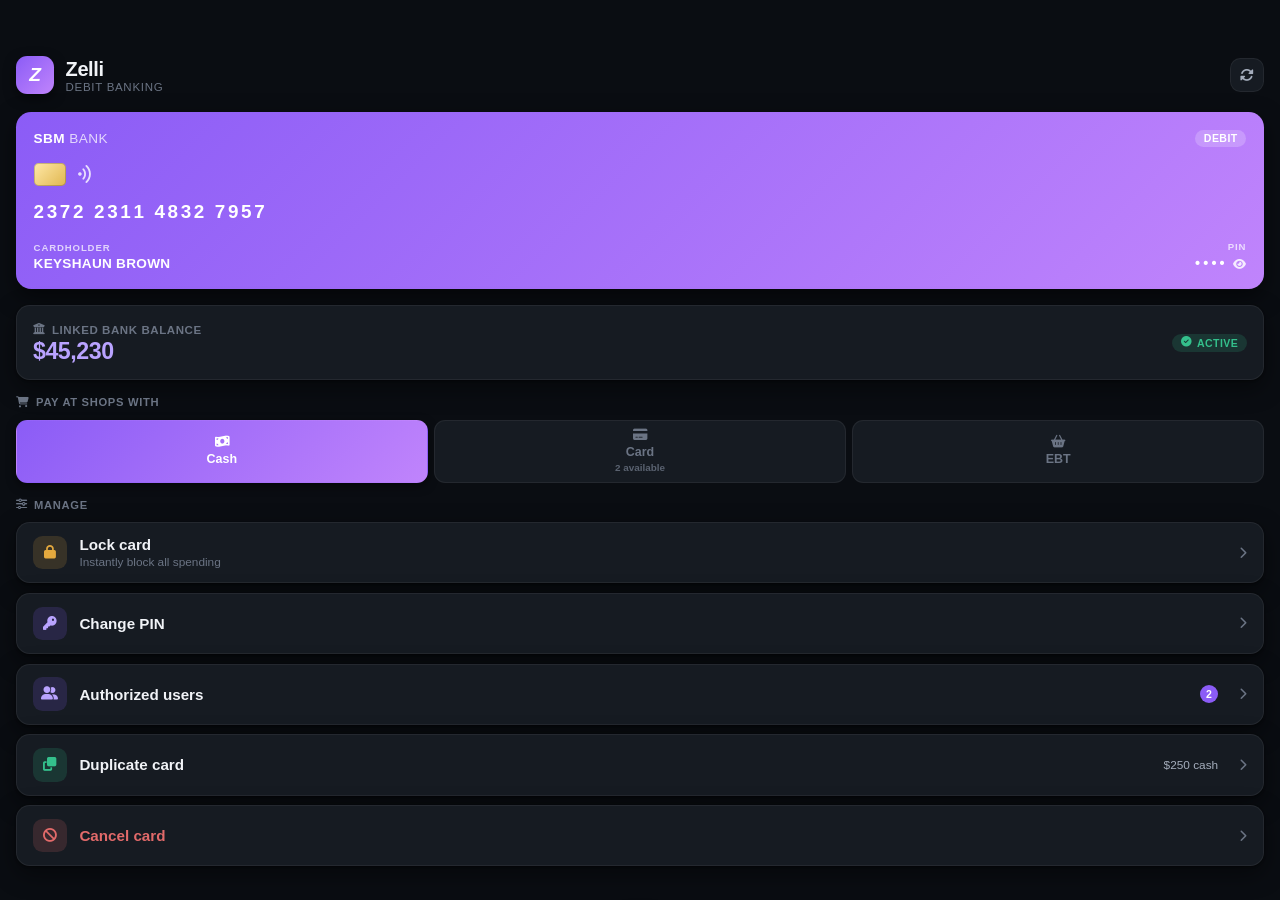
<file: ui/debitcard/index.html>
<!DOCTYPE html>
<html lang="en">
<head>
<meta charset="utf-8"/>
<meta name="viewport" content="width=device-width, initial-scale=1"/>
<title>Zelli</title>
<link rel="stylesheet" href="https://cdnjs.cloudflare.com/ajax/libs/font-awesome/6.5.1/css/all.min.css"/>
<style>
/* ============================================================
   Zelli — styled on MyChart's design system (mc-*) with a
   violet accent. Native font stack, soft elevated cards,
   pill toasts, tab pills, detail screens with back buttons.
   ============================================================ */
*{margin:0;padding:0;box-sizing:border-box}
button{background:none;border:none;font-family:inherit;cursor:pointer;color:inherit}
input{font-family:inherit;outline:none}
body{visibility:hidden}

.z-app{
  /* light (default) — mirrors MyChart's :root */
  --background-primary:#f5f7fa; --background-elevated:#ffffff; --background-highlight:#eef1f6;
  --text-primary:#0c111c; --text-secondary:#5d6877; --text-tertiary:#97a1ad;
  --border:rgba(15,25,45,.08);
  --shadow:0 1px 2px rgba(15,25,45,.04),0 6px 16px rgba(15,25,45,.06);
  --accent:#6d28d9; --accent2:#a855f7; --accent-soft:#ece4fb; --accent-text:#6d28d9;
  --positive:#16a571; --positive-soft:#e0f5ec;
  --negative:#c44545; --negative-soft:#fbe4e4;
  --warn:#c98a16; --warn-soft:#faeece;
  --neutral:#6e7785; --neutral-soft:#ebedf1;
  --hero-shadow:rgba(109,40,217,.30);
}
.z-app[data-theme=dark]{
  --background-primary:#0a0d12; --background-elevated:#161b22; --background-highlight:#1f2630;
  --text-primary:#f1f3f7; --text-secondary:#a4adbc; --text-tertiary:#6b7484;
  --border:rgba(255,255,255,.06);
  --shadow:0 1px 2px rgba(0,0,0,.4),0 8px 24px rgba(0,0,0,.45);
  --accent:#8b5cf6; --accent2:#c084fc; --accent-soft:rgba(139,92,246,.16); --accent-text:#b9a3ff;
  --positive:#34c08c; --positive-soft:rgba(52,192,140,.16);
  --negative:#e26a6a; --negative-soft:rgba(226,106,106,.16);
  --warn:#e4a93e; --warn-soft:rgba(228,169,62,.16);
  --neutral:#8b95a4; --neutral-soft:rgba(139,149,164,.16);
  --hero-shadow:rgba(0,0,0,.5);
}

.z-app{
  height:100vh; width:100%; position:relative; overflow:hidden;
  background:var(--background-primary); color:var(--text-primary);
  font-family:-apple-system,BlinkMacSystemFont,'SF Pro Text',Inter,'Segoe UI',sans-serif;
  font-size:14px; -webkit-font-smoothing:antialiased;
}
.z-screen{
  height:100%; width:100%; overflow-y:auto; overflow-x:hidden;
  padding:3.25rem 1rem 2.5rem; display:flex; flex-direction:column; gap:1rem;
}
.z-screen::-webkit-scrollbar{display:none}

/* ── brand header (mc-brand) ── */
.z-header{display:flex; align-items:center; justify-content:space-between; padding:.25rem 0 .1rem}
.z-brand{display:flex; align-items:center; gap:.7rem}
.z-brand-icon{
  width:2.4rem; height:2.4rem; border-radius:.7rem;
  background:linear-gradient(135deg,var(--accent),var(--accent2));
  color:#fff; display:flex; align-items:center; justify-content:center;
  box-shadow:0 4px 12px var(--hero-shadow); font-size:1.2rem; font-weight:800; font-style:italic;
}
.z-brand-name{font-size:1.25rem; font-weight:700; letter-spacing:-.02em}
.z-brand-sub{font-size:.72rem; color:var(--text-tertiary); font-weight:500; text-transform:uppercase; letter-spacing:.06em}
.z-refresh{
  width:2.1rem; height:2.1rem; border-radius:.65rem; font-size:.85rem;
  background:var(--background-elevated); border:1px solid var(--border); color:var(--text-secondary);
  transition:background .15s;
}
.z-refresh:active{background:var(--background-highlight)}

/* ── the debit card (mc-detail-hero) ── */
.z-cardface{
  background:linear-gradient(135deg,var(--accent),var(--accent2));
  color:#fff; border-radius:.95rem; padding:1.1rem 1.1rem 1.15rem;
  box-shadow:0 8px 22px var(--hero-shadow);
  display:flex; flex-direction:column; gap:.95rem;
  transition:filter .2s;
}
.z-cardface.locked{filter:saturate(.35) brightness(.82)}
.z-cf-top{display:flex; align-items:center; justify-content:space-between}
.z-cf-bank{font-size:.85rem; font-weight:700; letter-spacing:.03em}
.z-cf-bank span{opacity:.75; font-weight:500}
.z-cf-chip{display:flex; align-items:center; gap:.6rem}
.z-cf-chip .chip{
  width:2rem; height:1.45rem; border-radius:.3rem;
  background:linear-gradient(135deg,#ffe9a8,#e0b64f);
  box-shadow:inset 0 0 0 1px rgba(0,0,0,.2);
}
.z-cf-chip i{font-size:.9rem; opacity:.8; transform:rotate(90deg)}
.z-cf-num{font-size:1.18rem; font-weight:700; letter-spacing:.14em; font-variant-numeric:tabular-nums}
.z-cf-bottom{display:flex; align-items:flex-end; justify-content:space-between}
.z-cf-label{font-size:.6rem; text-transform:uppercase; letter-spacing:.09em; opacity:.72; font-weight:700}
.z-cf-holder{font-size:.85rem; font-weight:700; letter-spacing:.02em; text-transform:uppercase; margin-top:.15rem}
.z-cf-pinbtn{text-align:right; padding:.2rem 0 0 .6rem}
.z-cf-pin{font-size:.9rem; font-weight:700; letter-spacing:.22em; font-variant-numeric:tabular-nums; margin-top:.15rem}
.z-cf-pin i{font-size:.72rem; margin-left:.35rem; opacity:.85; letter-spacing:0}

/* ── pills (mc-pill) ── */
.z-pill{
  display:inline-flex; align-items:center; gap:.3rem; padding:.18rem .55rem;
  border-radius:999px; font-size:.66rem; font-weight:700; text-transform:uppercase;
  letter-spacing:.04em; white-space:nowrap;
}
.z-pill i{font-size:.66rem}
.z-pill.on-card{background:rgba(255,255,255,.2); color:#fff}
.z-pill.locked{background:#fff; color:#c44545}
.z-pill.positive{background:var(--positive-soft); color:var(--positive)}
.z-pill.negative{background:var(--negative-soft); color:var(--negative)}

/* ── balance (mc-hero) ── */
.z-balance{
  background:var(--background-elevated); border:1px solid var(--border); border-radius:.85rem;
  padding:.9rem 1rem; box-shadow:var(--shadow);
  display:flex; align-items:center; justify-content:space-between;
}
.z-balance .lbl{
  font-size:.72rem; text-transform:uppercase; color:var(--text-tertiary);
  font-weight:600; letter-spacing:.05em; display:inline-flex; align-items:center; gap:.4rem;
}
.z-balance .amt{font-size:1.45rem; font-weight:700; color:var(--accent-text); letter-spacing:-.02em; margin-top:.1rem; font-variant-numeric:tabular-nums}

/* ── section label (mc-section-label) ── */
.z-section-label{
  font-size:.7rem; text-transform:uppercase; letter-spacing:.06em; font-weight:700;
  color:var(--text-tertiary); display:inline-flex; align-items:center; gap:.4rem; margin-bottom:-.3rem;
}

/* ── tabs (mc-tabs) ── */
.z-tabs{display:flex; gap:.4rem}
.z-tab{
  flex:1; display:inline-flex; flex-direction:column; align-items:center; justify-content:center; gap:.18rem;
  padding:.55rem .5rem; border-radius:.7rem; border:1px solid var(--border);
  background:var(--background-elevated); color:var(--text-tertiary);
  font-size:.78rem; font-weight:600; transition:background .15s,color .15s,border-color .15s;
}
.z-tab i{font-size:.8rem}
.z-tab small{font-size:.62rem; font-weight:600; opacity:.8}
.z-tab:active{transform:scale(.98)}
.z-tab.active{
  background:linear-gradient(135deg,var(--accent),var(--accent2));
  border-color:transparent; color:#fff; box-shadow:0 3px 10px var(--hero-shadow);
}
.z-tab.disabled{opacity:.45}

/* ── action list (mc-card rows) ── */
.z-list{display:flex; flex-direction:column; gap:.6rem}
.z-card{
  text-align:left; width:100%; background:var(--background-elevated);
  border:1px solid var(--border); border-radius:.85rem; padding:.8rem 1rem;
  display:flex; align-items:center; gap:.8rem; box-shadow:var(--shadow);
  transition:transform .12s ease,background .15s ease;
}
.z-card:active{transform:scale(.985); background:var(--background-highlight)}
.z-card .ic{
  width:2.1rem; height:2.1rem; border-radius:.6rem; flex:none; font-size:.85rem;
  display:flex; align-items:center; justify-content:center;
  background:var(--accent-soft); color:var(--accent-text);
}
.z-card.positive .ic{background:var(--positive-soft); color:var(--positive)}
.z-card.warn .ic{background:var(--warn-soft); color:var(--warn)}
.z-card.danger .ic{background:var(--negative-soft); color:var(--negative)}
.z-card.danger .t{color:var(--negative)}
.z-card .body{flex:1; min-width:0}
.z-card .t{font-size:.95rem; font-weight:600}
.z-card .s{font-size:.74rem; color:var(--text-tertiary); margin-top:.1rem}
.z-card .meta{font-size:.74rem; color:var(--text-secondary); font-weight:500; white-space:nowrap}
.z-chev{color:var(--text-tertiary); font-size:.75rem}
.z-count{
  min-width:1.15rem; height:1.15rem; padding:0 .32rem; border-radius:.6rem;
  background:var(--accent); color:#fff; font-size:.66rem; font-weight:700;
  display:inline-flex; align-items:center; justify-content:center;
}

/* ── detail header (mc-detail-header / mc-back) ── */
.z-detail-header{display:flex; align-items:center; justify-content:space-between; padding:.25rem 0 .1rem}
.z-back{
  display:inline-flex; align-items:center; gap:.45rem; color:var(--accent-text);
  font-weight:600; font-size:.92rem; padding:.45rem .6rem; border-radius:.55rem; transition:background .15s;
}
.z-back i{font-size:.85rem}
.z-back:active{background:var(--accent-soft)}
.z-detail-title{font-size:1.05rem; font-weight:700}

/* ── authorized users ── */
.z-usr .av{
  width:2.1rem; height:2.1rem; border-radius:50%; flex:none; font-size:.72rem; font-weight:700;
  background:var(--accent-soft); color:var(--accent-text);
  display:flex; align-items:center; justify-content:center;
}
.z-usr .rm{
  width:1.9rem; height:1.9rem; border-radius:.55rem; font-size:.78rem; flex:none;
  background:var(--negative-soft); color:var(--negative);
}
.z-addrow{display:flex; gap:.5rem}
.z-addrow input{
  flex:1; background:var(--background-elevated); border:1px solid var(--border); border-radius:.7rem;
  padding:.7rem .85rem; color:var(--text-primary); font-size:.95rem; font-weight:500;
}
.z-addrow input::placeholder{color:var(--text-tertiary)}
.z-addrow button{
  padding:0 1.1rem; border-radius:.7rem; font-weight:700; font-size:.85rem; color:#fff;
  background:linear-gradient(135deg,var(--accent),var(--accent2));
  box-shadow:0 3px 10px var(--hero-shadow);
}
.z-hint{font-size:.74rem; color:var(--text-tertiary); line-height:1.5; padding:0 .2rem}
.z-hint b{color:var(--text-secondary)}

/* ── empty / onboarding (mc-empty) ── */
.z-empty{text-align:center; padding:1.6rem 1rem 0; color:var(--text-tertiary)}
.z-empty .art{
  width:9.5rem; height:6rem; border-radius:.95rem; margin:0 auto 1.2rem;
  background:linear-gradient(135deg,var(--accent),var(--accent2));
  box-shadow:0 8px 22px var(--hero-shadow);
  display:flex; align-items:flex-end; padding:.8rem;
}
.z-empty .art .chip{width:1.6rem; height:1.15rem; border-radius:.25rem; background:linear-gradient(135deg,#ffe9a8,#e0b64f)}
.z-empty-title{font-size:1.05rem; font-weight:600; color:var(--text-primary)}
.z-empty-sub{font-size:.8rem; margin-top:.35rem; padding:0 1rem; line-height:1.55}
.z-bigbtn{
  width:100%; margin-top:1.2rem; padding:.85rem; border-radius:.8rem;
  font-size:.95rem; font-weight:700; color:#fff;
  background:linear-gradient(135deg,var(--accent),var(--accent2));
  box-shadow:0 6px 16px var(--hero-shadow); transition:transform .12s;
}
.z-bigbtn:active{transform:scale(.98)}
.z-note{font-size:.72rem; color:var(--text-tertiary); margin-top:.7rem}

/* ── toast (mc-toast) ── */
.z-toast{
  position:absolute; bottom:1.4rem; left:50%; transform:translate(-50%) translateY(200%);
  background:var(--positive); color:#fff; padding:.55rem .95rem; border-radius:999px;
  font-size:.82rem; font-weight:600; box-shadow:0 6px 18px rgba(0,0,0,.25); z-index:60;
  display:inline-flex; align-items:center; gap:.5rem; max-width:88%;
  white-space:nowrap; overflow:hidden; text-overflow:ellipsis;
  transition:transform .2s ease; pointer-events:none;
}
.z-toast.show{transform:translate(-50%) translateY(0)}
.z-toast.err{background:var(--negative)}
.z-toast i{font-size:.95rem; flex:none}

/* ── sheet (PIN pad + fallback confirm) ── */
.z-overlay{
  position:absolute; inset:0; background:rgba(8,10,16,.5); z-index:40;
  opacity:0; pointer-events:none; transition:opacity .18s;
}
.z-overlay.show{opacity:1; pointer-events:auto}
.z-sheet{
  position:absolute; left:0; right:0; bottom:0; z-index:41;
  background:var(--background-elevated); border-radius:1rem 1rem 0 0; border-top:1px solid var(--border);
  padding:.8rem 1.1rem 1.6rem; transform:translateY(120%); transition:transform .22s ease;
  max-height:84%; display:flex; flex-direction:column;
}
.z-sheet.show{transform:translateY(0)}
.z-grab{width:2.4rem; height:.28rem; border-radius:.2rem; background:var(--border); margin:0 auto .9rem}
.z-sh-title{font-size:1.05rem; font-weight:700; text-align:center}
.z-sh-sub{font-size:.8rem; color:var(--text-secondary); text-align:center; margin-top:.3rem; line-height:1.5}
.z-sh-body{overflow-y:auto; margin-top:.8rem}
.z-sh-body::-webkit-scrollbar{display:none}

/* PIN pad */
.z-dots{display:flex; justify-content:center; gap:.9rem; margin:1.1rem 0 .35rem}
.z-dots .d{width:.8rem; height:.8rem; border-radius:50%; border:1.5px solid var(--text-tertiary); transition:all .12s}
.z-dots .d.f{background:var(--accent); border-color:var(--accent)}
.z-dots.err .d{border-color:var(--negative); background:transparent}
.z-pinerr{min-height:1rem; text-align:center; font-size:.74rem; color:var(--negative); font-weight:600}
.z-pad{display:grid; grid-template-columns:repeat(3,1fr); gap:.5rem; margin-top:.5rem}
.z-key{
  height:3.1rem; border-radius:.7rem; font-size:1.25rem; font-weight:600;
  background:var(--background-highlight); transition:background .12s;
}
.z-key:active{background:var(--accent-soft)}
.z-key.ghost{background:transparent; font-size:1rem; color:var(--text-secondary)}

/* confirm sheet buttons */
.z-cf-text{font-size:.85rem; color:var(--text-secondary); line-height:1.6; text-align:center; margin-top:.6rem}
.z-cf-text b{color:var(--text-primary)}
.z-cfbtns{display:flex; gap:.5rem; margin-top:1rem}
.z-cfbtns button{flex:1; padding:.8rem; border-radius:.7rem; font-weight:700; font-size:.9rem}
.z-cf-no{background:var(--background-highlight); color:var(--text-secondary)}
.z-cf-yes{color:#fff; background:linear-gradient(135deg,var(--accent),var(--accent2)); box-shadow:0 3px 10px var(--hero-shadow)}
.z-cf-yes.danger{background:var(--negative); box-shadow:none}

/* card picker options */
.z-opt{
  width:100%; display:flex; align-items:center; gap:.8rem; padding:.8rem .9rem;
  border-radius:.7rem; text-align:left; margin-bottom:.45rem;
  background:var(--background-highlight); transition:background .12s;
}
.z-opt:active{background:var(--accent-soft)}
.z-opt .ic{
  width:2.1rem; height:2.1rem; border-radius:.6rem; flex:none; font-size:.85rem;
  display:flex; align-items:center; justify-content:center;
  background:var(--accent-soft); color:var(--accent-text);
}
.z-opt .t{flex:1; font-weight:600; font-size:.92rem}
.z-opt .t small{display:block; font-weight:500; font-size:.7rem; color:var(--text-tertiary); margin-top:.1rem}

/* loading */
.z-load{height:100%; display:flex; flex-direction:column; align-items:center; justify-content:center; gap:.9rem; color:var(--text-tertiary); font-size:.85rem}
.z-spin{
  width:1.9rem; height:1.9rem; border-radius:50%;
  border:3px solid var(--background-highlight); border-top-color:var(--accent);
  animation:zsp .8s linear infinite;
}
@keyframes zsp{to{transform:rotate(360deg)}}
</style>
</head>
<body>
<div class="z-app" data-theme="dark" id="app">
  <div class="z-screen" id="screen">
    <div class="z-load"><div class="z-spin"></div><div>Loading your card…</div></div>
  </div>
  <div class="z-overlay" id="overlay"></div>
  <div class="z-sheet" id="sheet"></div>
  <div class="z-toast" id="toast"><i class="fa-solid fa-circle-check"></i><span id="toastmsg"></span></div>
</div>
<script>
/* ============================================================
   Zelli — lb-phone custom app (vanilla JS, no build step)
   ============================================================ */
var IN_GAME = !!window.invokeNative;
var RES = window.resourceName || 'sbm-debitcard';

/* ---------- tiny helpers ---------- */
function el(id){ return document.getElementById(id); }
function esc(s){ return String(s==null?'':s).replace(/[&<>"']/g,function(c){ return {'&':'&amp;','<':'&lt;','>':'&gt;','"':'&quot;',"'":'&#39;'}[c]; }); }
function money(n){ n=Math.floor(Number(n)||0); return '$'+n.toString().replace(/\B(?=(\d{3})+(?!\d))/g,','); }
function cardSpaced(n){ return String(n||'').replace(/-/g,' '); }

/* ---------- demo state (browser preview only) ---------- */
var DEMO = {
  hasCard: true,
  card: {
    card_number:'2372-2311-4832-7957', pin:'4821', locked:false, balance:45230,
    holder:'Keyshaun Brown',
    authorized:[
      { identifier:'char1:aa11', name:'Keisha Bell' },
      { identifier:'char1:bb22', name:'Marco Diaz' }
    ]
  },
  myCards:[
    { slot:3, card_number:'2372-2311-4832-7957', isOwner:true,  label:"Your Card (7957)", locked:false },
    { slot:7, card_number:'8830-1177-9020-5544', isOwner:false, label:"Keisha Bell's Card (5544)", locked:false }
  ],
  registerPrice:500, duplicatePrice:250, maxDuplicates:3,
  pay:{ method:'money', cardNumber:null, label:'Cash' },
  ebtCount:1
};

function demoCall(name, data){
  if(name==='sbmcard:getState') return JSON.parse(JSON.stringify(DEMO));
  if(name==='sbmcard:setPayMethod'){
    DEMO.pay = { method:data.method, cardNumber:null, label:(data.method==='ebt'?'EBT Card':'Cash') };
    return { ok:true, message:'Payment method set to '+(data.method==='ebt'?'EBT Card.':'Cash.') };
  }
  if(name==='sbmcard:setPayCard'){
    if(data.slot===3 && String(data.pin)!==DEMO.card.pin) return { ok:false, error:'Incorrect PIN for this card.' };
    var c=null; DEMO.myCards.forEach(function(m){ if(m.slot===data.slot) c=m; });
    if(!c) return { ok:false, error:'Card not found.' };
    DEMO.pay = { method:'debit_card', cardNumber:c.card_number, label:'Debit ****'+c.card_number.slice(-4) };
    return { ok:true, message:'Payment method set to Debit Card (****'+c.card_number.slice(-4)+').' };
  }
  if(name==='sbmcard:action'){
    var a=data.action;
    if(a==='toggleLock'){ DEMO.card.locked=!DEMO.card.locked; return { ok:true, message:DEMO.card.locked?'Your debit card has been locked.':'Your debit card has been unlocked.' }; }
    if(a==='changePin'){ if(String(data.current)!==DEMO.card.pin) return { ok:false, error:'Current PIN is incorrect!' }; DEMO.card.pin=String(data.new); return { ok:true, message:'PIN changed successfully.' }; }
    if(a==='authorize'){ DEMO.card.authorized.push({ identifier:'char1:x'+Date.now(), name:'Player '+data.targetId }); return { ok:true, message:'Player '+data.targetId+' has been authorized to use your debit card.' }; }
    if(a==='removeAuth'){ DEMO.card.authorized=DEMO.card.authorized.filter(function(u){ return u.identifier!==data.identifier; }); return { ok:true, message:'Authorized user has been removed.' }; }
    if(a==='duplicate'){ if(String(data.pin)!==DEMO.card.pin) return { ok:false, error:'Incorrect PIN. Duplication denied.' }; return { ok:true, message:'Card duplicated! The copy is in your inventory.' }; }
    if(a==='cancel'){ if(String(data.pin)!==DEMO.card.pin) return { ok:false, error:'Incorrect PIN. Card cancellation denied.' }; DEMO.hasCard=false; DEMO.card=null; DEMO.myCards=[]; DEMO.pay={method:'money',cardNumber:null,label:'Cash'}; return { ok:true, message:'Your debit card has been cancelled. You may register a new one.' }; }
    if(a==='register'){ DEMO.hasCard=true; DEMO.card={ card_number:'5511-0921-7643-8890', pin:'1937', locked:false, balance:44730, holder:'Keyshaun Brown', authorized:[] }; DEMO.myCards=[{ slot:3, card_number:'5511-0921-7643-8890', isOwner:true, label:'Your Card (8890)', locked:false }]; return { ok:true, message:'Debit card registered! Your PIN is: 1937', extra:{ pin:'1937' } }; }
  }
  return { ok:false, error:'Unknown demo call.' };
}

function nui(name, data){
  if(!IN_GAME){
    return new Promise(function(res){ setTimeout(function(){ res(demoCall(name, data||{})); }, 120); });
  }
  return fetch('https://'+RES+'/'+name, {
    method:'POST',
    headers:{ 'Content-Type':'application/json; charset=UTF-8' },
    body: JSON.stringify(data||{})
  }).then(function(r){ return r.json(); }).catch(function(){ return {}; });
}

/* ---------- theme ---------- */
function setTheme(t){
  el('app').setAttribute('data-theme', t==='light' ? 'light' : 'dark');
}

/* ---------- toast (mc-toast pill) ---------- */
var toastTimer=null;
function toast(msg, isErr){
  var t=el('toast');
  t.classList.toggle('err', !!isErr);
  t.querySelector('i').className = isErr ? 'fa-solid fa-circle-exclamation' : 'fa-solid fa-circle-check';
  el('toastmsg').textContent = msg;
  t.classList.add('show');
  if(toastTimer) clearTimeout(toastTimer);
  toastTimer=setTimeout(function(){ t.classList.remove('show'); }, 2600);
}
function toastResp(r){
  if(r && r.ok) toast(r.message || 'Done.');
  else toast((r && r.error) || 'Something went wrong.', true);
  return r && r.ok;
}

/* ---------- state ---------- */
var state=null;
var showPin=false;
var view='home';   /* 'home' | 'auth' */

function refresh(){
  return nui('sbmcard:getState').then(function(s){
    state = s || { hasCard:false, myCards:[] };
    render();
  });
}

function render(){
  if(!state){ return; }
  if(!state.hasCard){ renderOnboard(); return; }
  if(view==='auth'){ renderAuth(); return; }
  renderHome();
}

function headerHTML(withRefresh){
  return '<div class="z-header">'+
    '<div class="z-brand">'+
      '<div class="z-brand-icon">Z</div>'+
      '<div><div class="z-brand-name">Zelli</div><div class="z-brand-sub">Debit Banking</div></div>'+
    '</div>'+
    (withRefresh?'<button class="z-refresh" id="btn-refresh"><i class="fa-solid fa-rotate"></i></button>':'')+
  '</div>';
}

/* ---------- native confirm (lb-phone popup, sheet fallback) ---------- */
function confirmDialog(title, plainDesc, okLabel, danger, onOk, single){
  var C = window.components;
  if(IN_GAME && C && C.setPopUp){
    var buttons = [];
    if(!single) buttons.push({ title:'Cancel' });
    buttons.push({ title:okLabel||'Confirm', color: danger?'red':'blue', cb:onOk||function(){} });
    C.setPopUp({ title:title, description:plainDesc, buttons:buttons });
    return;
  }
  var btns = '<div class="z-cfbtns">'+
      (single ? '' : '<button class="z-cf-no" id="cf-no">Cancel</button>')+
      '<button class="z-cf-yes'+(danger?' danger':'')+'" id="cf-yes">'+esc(okLabel||'Confirm')+'</button>'+
    '</div>';
  openSheet('<div class="z-sh-title">'+esc(title)+'</div><div class="z-cf-text">'+esc(plainDesc)+'</div>'+btns);
  if(!single) el('cf-no').onclick = closeSheet;
  el('cf-yes').onclick = function(){ closeSheet(); if(onOk) onOk(); };
}

/* ---------- onboarding ---------- */
function renderOnboard(){
  view='home';
  el('screen').innerHTML =
    headerHTML(false)+
    '<div class="z-empty">'+
      '<div class="art"><div class="chip"></div></div>'+
      '<div class="z-empty-title">Your money, one tap away</div>'+
      '<div class="z-empty-sub">Zelli links a debit card to your bank account so you can pay at any shop, lock it, share it, and manage your PIN — right from your phone.</div>'+
      '<button class="z-bigbtn" id="btn-register"><i class="fa-solid fa-credit-card" style="margin-right:.5rem"></i>Get your card — '+money(state.registerPrice)+'</button>'+
      '<div class="z-note">Charged in cash. You can also visit the SBM Bank desk downtown.</div>'+
    '</div>';
  el('btn-register').onclick = function(){
    nui('sbmcard:action',{ action:'register' }).then(function(r){
      if(!toastResp(r)) return;
      var pin = r.extra && r.extra.pin;
      refresh().then(function(){
        if(pin) confirmDialog('Card ready!', 'Your PIN is '+pin+'. Memorize it — you\'ll need it to pay and to manage the card. You can change it any time.', 'Got it', false, null, true);
      });
    });
  };
}

/* ---------- home ---------- */
function renderHome(){
  var c = state.card;
  var pay = state.pay || { method:'money', label:'Cash' };
  var authN = (c.authorized||[]).length;
  var ebt = state.ebtCount||0;
  var cardTail = pay.method==='debit_card' && pay.cardNumber ? '****'+pay.cardNumber.slice(-4) : (state.myCards.length+' available');

  el('screen').innerHTML =
    headerHTML(true)+

    '<div class="z-cardface'+(c.locked?' locked':'')+'">'+
      '<div class="z-cf-top">'+
        '<div class="z-cf-bank">SBM <span>BANK</span></div>'+
        (c.locked
          ? '<span class="z-pill locked"><i class="fa-solid fa-lock"></i> Locked</span>'
          : '<span class="z-pill on-card">Debit</span>')+
      '</div>'+
      '<div class="z-cf-chip"><div class="chip"></div><i class="fa-solid fa-wifi"></i></div>'+
      '<div class="z-cf-num">'+esc(cardSpaced(c.card_number))+'</div>'+
      '<div class="z-cf-bottom">'+
        '<div><div class="z-cf-label">Cardholder</div><div class="z-cf-holder">'+esc(c.holder||'You')+'</div></div>'+
        '<button class="z-cf-pinbtn" id="btn-pin"><div class="z-cf-label">PIN</div><div class="z-cf-pin">'+(showPin?esc(c.pin):'••••')+'<i class="fa-solid '+(showPin?'fa-eye-slash':'fa-eye')+'"></i></div></button>'+
      '</div>'+
    '</div>'+

    '<div class="z-balance">'+
      '<div><span class="lbl"><i class="fa-solid fa-building-columns"></i> Linked bank balance</span><div class="amt">'+money(c.balance)+'</div></div>'+
      (c.locked
        ? '<span class="z-pill negative"><i class="fa-solid fa-lock"></i> Locked</span>'
        : '<span class="z-pill positive"><i class="fa-solid fa-circle-check"></i> Active</span>')+
    '</div>'+

    '<div class="z-section-label"><i class="fa-solid fa-cart-shopping"></i> Pay at shops with</div>'+
    '<div class="z-tabs">'+
      '<button class="z-tab'+(pay.method==='money'?' active':'')+'" id="pay-cash"><i class="fa-solid fa-money-bill-wave"></i>Cash</button>'+
      '<button class="z-tab'+(pay.method==='debit_card'?' active':'')+'" id="pay-card"><i class="fa-solid fa-credit-card"></i>Card<small>'+esc(cardTail)+'</small></button>'+
      '<button class="z-tab'+(pay.method==='ebt'?' active':'')+(ebt>0?'':' disabled')+'" id="pay-ebt"><i class="fa-solid fa-basket-shopping"></i>EBT'+(ebt>0?'':'<small>none</small>')+'</button>'+
    '</div>'+

    '<div class="z-section-label"><i class="fa-solid fa-sliders"></i> Manage</div>'+
    '<div class="z-list">'+
      '<button class="z-card '+(c.locked?'positive':'warn')+'" id="act-lock"><div class="ic"><i class="fa-solid '+(c.locked?'fa-lock-open':'fa-lock')+'"></i></div><div class="body"><div class="t">'+(c.locked?'Unlock card':'Lock card')+'</div><div class="s">'+(c.locked?'Spending is blocked right now':'Instantly block all spending')+'</div></div><i class="fa-solid fa-chevron-right z-chev"></i></button>'+
      '<button class="z-card" id="act-pin"><div class="ic"><i class="fa-solid fa-key"></i></div><div class="body"><div class="t">Change PIN</div></div><i class="fa-solid fa-chevron-right z-chev"></i></button>'+
      '<button class="z-card" id="act-auth"><div class="ic"><i class="fa-solid fa-user-group"></i></div><div class="body"><div class="t">Authorized users</div></div>'+(authN>0?'<span class="z-count">'+authN+'</span>':'<span class="meta">none</span>')+'<i class="fa-solid fa-chevron-right z-chev" style="margin-left:.5rem"></i></button>'+
      '<button class="z-card positive" id="act-dupe"><div class="ic"><i class="fa-solid fa-clone"></i></div><div class="body"><div class="t">Duplicate card</div></div><span class="meta">'+money(state.duplicatePrice)+' cash</span><i class="fa-solid fa-chevron-right z-chev" style="margin-left:.5rem"></i></button>'+
      '<button class="z-card danger" id="act-cancel"><div class="ic"><i class="fa-solid fa-ban"></i></div><div class="body"><div class="t">Cancel card</div></div><i class="fa-solid fa-chevron-right z-chev"></i></button>'+
    '</div>';

  el('btn-refresh').onclick = function(){ refresh().then(function(){ toast('Up to date.'); }); };
  el('btn-pin').onclick = function(){ showPin=!showPin; render(); };

  el('pay-cash').onclick = function(){
    nui('sbmcard:setPayMethod',{ method:'money' }).then(function(r){ toastResp(r); refresh(); });
  };
  el('pay-ebt').onclick = function(){
    if((state.ebtCount||0)===0){ toast('You don\'t have an EBT card.', true); return; }
    nui('sbmcard:setPayMethod',{ method:'ebt' }).then(function(r){ toastResp(r); refresh(); });
  };
  el('pay-card').onclick = openCardPicker;

  el('act-lock').onclick = function(){
    nui('sbmcard:action',{ action:'toggleLock' }).then(function(r){ toastResp(r); refresh(); });
  };
  el('act-pin').onclick = startChangePin;
  el('act-auth').onclick = function(){ view='auth'; render(); };
  el('act-dupe').onclick = startDuplicate;
  el('act-cancel').onclick = startCancel;
}

/* ---------- authorized users (detail screen w/ back) ---------- */
function renderAuth(){
  var c = state.card;
  var users = c.authorized || [];
  var rows = '';
  if(users.length===0){
    rows = '<div class="z-empty" style="padding-top:1.4rem"><div class="z-empty-title" style="font-size:.95rem">No authorized users</div><div class="z-empty-sub">Add a player below by their server ID and they\'ll be able to pay with your card.</div></div>';
  } else {
    users.forEach(function(u){
      var initials = (u.name||'?').split(' ').map(function(p){ return p.charAt(0); }).join('').slice(0,2).toUpperCase();
      rows += '<div class="z-card z-usr" style="cursor:default"><div class="av">'+esc(initials)+'</div><div class="body"><div class="t">'+esc(u.name||'Unknown')+'</div><div class="s">Can pay with your card</div></div><button class="rm" data-rm="'+esc(u.identifier)+'"><i class="fa-solid fa-user-minus"></i></button></div>';
    });
  }

  el('screen').innerHTML =
    '<div class="z-detail-header">'+
      '<button class="z-back" id="btn-back"><i class="fa-solid fa-chevron-left"></i> Back</button>'+
      '<div class="z-detail-title">Authorized users</div>'+
      '<div style="width:3.6rem"></div>'+
    '</div>'+
    '<div class="z-list">'+rows+'</div>'+
    '<div class="z-addrow"><input id="auth-id" type="number" inputmode="numeric" placeholder="Player server ID"/><button id="btn-add"><i class="fa-solid fa-user-plus" style="margin-right:.4rem"></i>Add</button></div>'+
    '<div class="z-hint">Authorized players spend from <b>your</b> bank when they pay with your card. They must be online to add, and they\'ll need a copy of your card and your PIN.</div>';

  el('btn-back').onclick = function(){ view='home'; render(); };
  el('btn-add').onclick = function(){
    var v = el('auth-id').value;
    if(!v){ toast('Enter a player server ID.', true); return; }
    nui('sbmcard:action',{ action:'authorize', targetId:Number(v) }).then(function(r){
      toastResp(r); refresh();
    });
  };
  Array.prototype.forEach.call(document.querySelectorAll('[data-rm]'), function(btn){
    btn.onclick = function(){
      var ident = btn.getAttribute('data-rm');
      nui('sbmcard:action',{ action:'removeAuth', identifier:ident }).then(function(r){
        toastResp(r); refresh();
      });
    };
  });
}

/* ---------- sheets ---------- */
function openSheet(html){
  el('sheet').innerHTML = '<div class="z-grab"></div>'+html;
  el('overlay').classList.add('show');
  el('sheet').classList.add('show');
}
function closeSheet(){
  el('overlay').classList.remove('show');
  el('sheet').classList.remove('show');
}
el('overlay').onclick = closeSheet;

/* ---------- PIN pad ---------- */
function openPinPad(title, sub, onDone){
  var digits='';
  openSheet(
    '<div class="z-sh-title">'+esc(title)+'</div>'+
    (sub?'<div class="z-sh-sub">'+esc(sub)+'</div>':'')+
    '<div class="z-dots" id="pp-dots"><div class="d"></div><div class="d"></div><div class="d"></div><div class="d"></div></div>'+
    '<div class="z-pinerr" id="pp-err"></div>'+
    '<div class="z-pad" id="pp-pad"></div>'
  );
  var pad = el('pp-pad');
  var keys = ['1','2','3','4','5','6','7','8','9','x','0','back'];
  keys.forEach(function(k){
    var b=document.createElement('button');
    if(k==='x'){ b.className='z-key ghost'; b.innerHTML='<i class="fa-solid fa-xmark"></i>'; b.onclick=closeSheet; }
    else if(k==='back'){ b.className='z-key ghost'; b.innerHTML='<i class="fa-solid fa-delete-left"></i>'; b.onclick=function(){ digits=digits.slice(0,-1); paint(); }; }
    else { b.className='z-key'; b.textContent=k; b.onclick=function(){ if(digits.length<4){ digits+=k; paint(); if(digits.length===4){ setTimeout(function(){ onDone(digits, showErr); }, 140); } } }; }
    pad.appendChild(b);
  });
  function paint(){
    var dots = el('pp-dots').children;
    for(var i=0;i<4;i++){ dots[i].classList.toggle('f', i<digits.length); }
    el('pp-dots').classList.remove('err');
    el('pp-err').textContent='';
  }
  function showErr(msg){
    digits='';
    var dots = el('pp-dots').children;
    for(var i=0;i<4;i++){ dots[i].classList.remove('f'); }
    el('pp-dots').classList.add('err');
    el('pp-err').textContent = msg || 'Try again.';
  }
}

/* ---------- flows ---------- */
function openCardPicker(){
  var cards = state.myCards || [];
  if(cards.length===0){
    toast('No usable debit card in your pocket.', true);
    return;
  }
  var cur = state.pay && state.pay.cardNumber;
  var body='';
  cards.forEach(function(cd){
    var tag = cd.locked ? '<span class="z-pill negative"><i class="fa-solid fa-lock"></i> Locked</span>' : (cur===cd.card_number ? '<span class="z-pill positive"><i class="fa-solid fa-circle-check"></i> In use</span>' : '');
    body += '<button class="z-opt" data-slot="'+cd.slot+'"><div class="ic"><i class="fa-solid fa-credit-card"></i></div><div class="t">'+esc(cd.label)+'<small>'+(cd.isOwner?'Your account pays':'Their account pays')+'</small></div>'+tag+'</button>';
  });
  openSheet('<div class="z-sh-title">Pay with which card?</div><div class="z-sh-sub">You\'ll confirm with the card\'s PIN.</div><div class="z-sh-body">'+body+'</div>');
  Array.prototype.forEach.call(document.querySelectorAll('[data-slot]'), function(btn){
    btn.onclick = function(){
      var slot = Number(btn.getAttribute('data-slot'));
      var cd = null;
      cards.forEach(function(x){ if(x.slot===slot) cd=x; });
      if(cd && cd.locked){ toast('This card is locked.', true); return; }
      openPinPad('Enter PIN', 'PIN for '+(cd?cd.label:'this card'), function(pin, fail){
        nui('sbmcard:setPayCard',{ slot:slot, pin:pin }).then(function(r){
          if(r && r.ok){ closeSheet(); toastResp(r); refresh(); }
          else fail((r && r.error) || 'Incorrect PIN.');
        });
      });
    };
  });
}

function startChangePin(){
  openPinPad('Current PIN', 'Enter your current PIN first.', function(cur, fail){
    openPinPad('New PIN', 'Pick your new 4-digit PIN.', function(nw, fail2){
      nui('sbmcard:action',{ action:'changePin', current:cur, new:nw }).then(function(r){
        if(r && r.ok){ closeSheet(); toastResp(r); refresh(); }
        else if(r && /current pin/i.test(r.error||'')){ closeSheet(); toast(r.error, true); }
        else fail2((r && r.error) || 'Could not change PIN.');
      });
    });
  });
}

function startDuplicate(){
  openPinPad('Duplicate card', 'Enter your PIN to confirm it\'s you.', function(pin, fail){
    closeSheet();
    confirmDialog(
      'Duplicate card?',
      'This creates a copy of your card ('+state.card.card_number+') linked to your account. Cost: '+money(state.duplicatePrice)+' cash, max '+state.maxDuplicates+' copies. Hand the copy to someone you\'ve authorized and they can spend from your bank.',
      'Duplicate', false,
      function(){
        nui('sbmcard:action',{ action:'duplicate', pin:pin }).then(function(r){
          toastResp(r); refresh();
        });
      }
    );
  });
}

function startCancel(){
  openPinPad('Cancel card', 'Enter your PIN to confirm it\'s you.', function(pin, fail){
    closeSheet();
    confirmDialog(
      'Cancel your card?',
      'This permanently cancels your debit card and removes every copy from your pocket. Your bank balance is not affected. You can register a new card afterwards for '+money(state.registerPrice)+'.',
      'Cancel card', true,
      function(){
        nui('sbmcard:action',{ action:'cancel', pin:pin }).then(function(r){
          if(toastResp(r)){ showPin=false; view='home'; }
          refresh();
        });
      }
    );
  });
}

/* ---------- live refresh from the server ---------- */
window.addEventListener('message', function(e){
  var d = e.data;
  if(d && d.type==='refresh'){ refresh(); }
});

/* ---------- boot ----------
   CRITICAL: in-game this document exists TWICE — once as the resource's raw
   ui_page NUI layer (fullscreen over the game) and once inside lb-phone's app
   iframe. Only the iframe gets lb-phone's injected APIs (getSettings /
   onSettingsChange / resourceName). So in-game we ONLY reveal the body once
   those APIs appear; the raw ui_page copy never gets them and stays hidden
   forever, exactly like MyChart. */
if(!IN_GAME){
  document.body.style.visibility='visible';
  refresh();
} else {
  var apiTries=0;
  (function waitForPhone(){
    if(window.getSettings){
      window.getSettings().then(function(s){
        setTheme((s && s.display && s.display.theme) || 'dark');
      }).catch(function(){}).then(function(){
        document.body.style.visibility='visible';
        refresh();
      });
      if(window.onSettingsChange){
        window.onSettingsChange(function(s){
          setTheme((s && s.display && s.display.theme) || 'dark');
        });
      }
    } else if(++apiTries < 200){
      setTimeout(waitForPhone, 100);
    }
  })();
}
</script>



<style id="sbm-embed-fix">
  html,body{background:#0a0714 !important;}
  ::-webkit-scrollbar{width:8px;height:8px}
  ::-webkit-scrollbar-thumb{background:rgba(255,45,149,.35);border-radius:8px}
  ::-webkit-scrollbar-track{background:transparent}
</style>
</body>
</html>
</file>
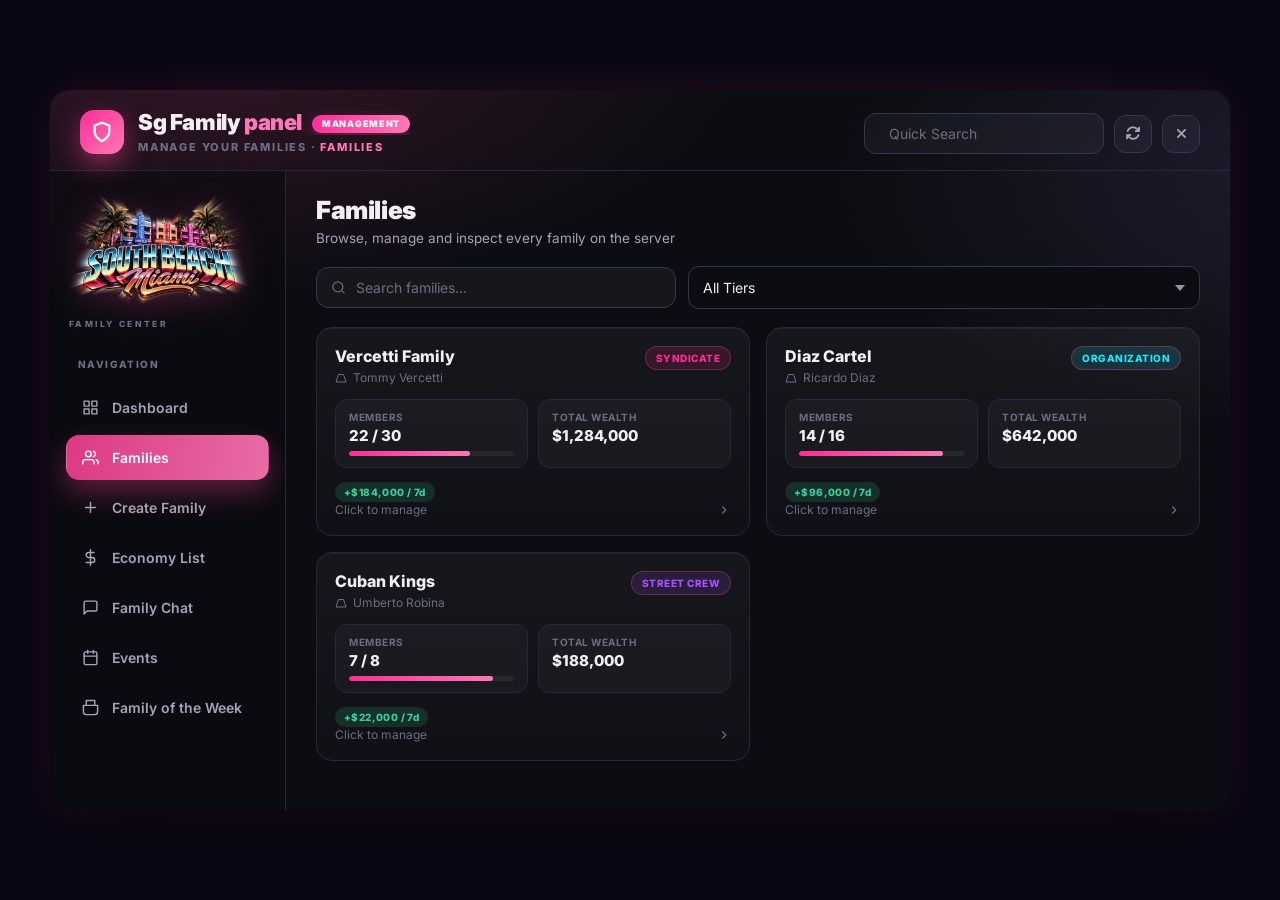
<file: ui/familypanel/index.html>
<!DOCTYPE html>
<html lang="en">
<head>
    <meta charset="UTF-8">
    <meta name="viewport" content="width=device-width, initial-scale=1.0">
    <title>Sg Family panel</title>
    <link rel="preconnect" href="https://fonts.googleapis.com">
    <link href="https://fonts.googleapis.com/css2?family=Inter:wght@400;500;600;700;800;900&display=swap" rel="stylesheet">
    <link rel="stylesheet" href="https://cdnjs.cloudflare.com/ajax/libs/font-awesome/6.5.1/css/all.min.css">
    <link rel="stylesheet" href="style.css">
</head>
<body class="hidden">
    <div id="app" class="hidden">
        <div class="tablet">
            <!-- Bezel decorations -->
            <div class="bezel-speaker"></div>
            <div class="bezel-camera"></div>
            <div class="bezel-home"></div>

            <div class="screen">
                <!-- Status bar -->
                <div class="status-bar">
                    <span class="status-time" id="status-time">--:--</span>
                    <span class="status-brand" id="status-brand">SG FAMILY PANEL</span>
                    <span class="status-battery">
                        <i class="fa-solid fa-battery-three-quarters"></i>
                        <span>98%</span>
                    </span>
                </div>

                <div class="panel">

            <!-- HEADER -->
            <header class="panel-header">
                <div class="brand">
                    <div class="brand-icon">
                        <svg viewBox="0 0 24 24" fill="none" stroke="currentColor" stroke-width="2.4" stroke-linecap="round" stroke-linejoin="round">
                            <path d="M12 22s8-4 8-10V5l-8-3-8 3v7c0 6 8 10 8 10z"/>
                        </svg>
                    </div>
                    <div class="brand-text">
                        <div class="brand-title"><span id="brand-title-text">Sg Family <span class="accent">panel</span></span><span id="brand-mode-badge" class="mode-badge hidden">MANAGEMENT</span></div>
                        <div class="brand-sub">Manage your families · <span id="brand-section">Dashboard</span></div>
                    </div>
                </div>

                <div class="header-actions">
                    <div class="search-box">
                        <svg viewBox="0 0 24 24" fill="none" stroke="currentColor" stroke-width="2" stroke-linecap="round" stroke-linejoin="round"><circle cx="11" cy="11" r="8"/><path d="m21 21-4.35-4.35"/></svg>
                        <input id="quick-search" type="text" placeholder="Quick Search" />
                    </div>
                    <button class="icon-btn" id="btn-refresh" title="Refresh">
                        <i class="fa-solid fa-arrows-rotate"></i>
                    </button>
                    <button class="icon-btn close" id="btn-close" title="Close">
                        <i class="fa-solid fa-xmark"></i>
                    </button>
                </div>
            </header>

            <!-- BODY -->
            <div class="panel-body">

                <!-- LEFT NAV -->
                <nav class="sidebar">
                    <img class="sbmlogo" src="[data-uri]" alt="South Beach Miami">
                    <div class="bs2">FAMILY CENTER</div>
                    <div class="nav-label">NAVIGATION</div>
                    <button class="nav-item active" data-section="dashboard">
                        <span class="nav-icon"><svg viewBox="0 0 24 24" fill="none" stroke="currentColor" stroke-width="2" stroke-linecap="round" stroke-linejoin="round"><rect x="3" y="3" width="7" height="7"/><rect x="14" y="3" width="7" height="7"/><rect x="14" y="14" width="7" height="7"/><rect x="3" y="14" width="7" height="7"/></svg></span>
                        Dashboard
                    </button>
                    <button class="nav-item" data-section="families">
                        <span class="nav-icon"><svg viewBox="0 0 24 24" fill="none" stroke="currentColor" stroke-width="2" stroke-linecap="round" stroke-linejoin="round"><path d="M17 21v-2a4 4 0 0 0-4-4H5a4 4 0 0 0-4 4v2"/><circle cx="9" cy="7" r="4"/><path d="M23 21v-2a4 4 0 0 0-3-3.87"/><path d="M16 3.13a4 4 0 0 1 0 7.75"/></svg></span>
                        Families
                    </button>
                    <button class="nav-item hidden" id="nav-create" data-section="create">
                        <span class="nav-icon"><svg viewBox="0 0 24 24" fill="none" stroke="currentColor" stroke-width="2" stroke-linecap="round" stroke-linejoin="round"><line x1="12" y1="5" x2="12" y2="19"/><line x1="5" y1="12" x2="19" y2="12"/></svg></span>
                        Create Family
                    </button>
                    <button class="nav-item" data-section="economy">
                        <span class="nav-icon"><svg viewBox="0 0 24 24" fill="none" stroke="currentColor" stroke-width="2" stroke-linecap="round" stroke-linejoin="round"><line x1="12" y1="1" x2="12" y2="23"/><path d="M17 5H9.5a3.5 3.5 0 0 0 0 7h5a3.5 3.5 0 0 1 0 7H6"/></svg></span>
                        Economy List
                    </button>
                    <button class="nav-item hidden" id="nav-chat" data-section="chat">
                        <span class="nav-icon"><svg viewBox="0 0 24 24" fill="none" stroke="currentColor" stroke-width="2" stroke-linecap="round" stroke-linejoin="round"><path d="M21 15a2 2 0 0 1-2 2H7l-4 4V5a2 2 0 0 1 2-2h14a2 2 0 0 1 2 2z"/></svg></span>
                        Family Chat
                    </button>
                    <button class="nav-item" data-section="events">
                        <span class="nav-icon"><svg viewBox="0 0 24 24" fill="none" stroke="currentColor" stroke-width="2" stroke-linecap="round" stroke-linejoin="round"><rect x="3" y="4" width="18" height="18" rx="2"/><line x1="16" y1="2" x2="16" y2="6"/><line x1="8" y1="2" x2="8" y2="6"/><line x1="3" y1="10" x2="21" y2="10"/></svg></span>
                        Events
                    </button>
                    <button class="nav-item" data-section="fotw">
                        <span class="nav-icon"><svg viewBox="0 0 24 24" fill="none" stroke="currentColor" stroke-width="2" stroke-linecap="round" stroke-linejoin="round"><path d="M6 9V2h12v7"/><path d="M6 22h12a4 4 0 0 0 4-4V9H2v9a4 4 0 0 0 4 4z"/></svg></span>
                        Family of the Week
                    </button>
                    <button class="nav-item hidden" id="nav-myfamily" data-section="myfamily">
                        <span class="nav-icon"><svg viewBox="0 0 24 24" fill="none" stroke="currentColor" stroke-width="2" stroke-linecap="round" stroke-linejoin="round"><path d="M3 9.5L12 3l9 6.5V21H3z"/><path d="M9 21V12h6v9"/></svg></span>
                        My Family
                    </button>
                </nav>

                <!-- MAIN -->
                <main class="content">

                    <!-- DASHBOARD SECTION -->
                    <section class="section active" data-section="dashboard">
                        <div class="section-head">
                            <h2>Dashboard</h2>
                            <p>Real-time family statistics and overview</p>
                        </div>

                        <div class="stat-grid">
                            <div class="stat-card">
                                <div class="stat-text">
                                    <div class="stat-label">Total Families</div>
                                    <div class="stat-value" id="stat-families">0</div>
                                </div>
                                <div class="stat-icon icon-purple">
                                    <svg viewBox="0 0 24 24" fill="none" stroke="currentColor" stroke-width="2" stroke-linecap="round" stroke-linejoin="round"><path d="M17 21v-2a4 4 0 0 0-4-4H5a4 4 0 0 0-4 4v2"/><circle cx="9" cy="7" r="4"/></svg>
                                </div>
                            </div>
                            <div class="stat-card">
                                <div class="stat-text">
                                    <div class="stat-label">Total Members</div>
                                    <div class="stat-value" id="stat-members">0</div>
                                </div>
                                <div class="stat-icon icon-blue">
                                    <svg viewBox="0 0 24 24" fill="none" stroke="currentColor" stroke-width="2" stroke-linecap="round" stroke-linejoin="round"><path d="M16 21v-2a4 4 0 0 0-4-4H6a4 4 0 0 0-4 4v2"/><circle cx="9" cy="7" r="4"/><path d="M22 11h-6m3-3v6"/></svg>
                                </div>
                            </div>
                            <div class="stat-card">
                                <div class="stat-text">
                                    <div class="stat-label">Combined Wealth</div>
                                    <div class="stat-value" id="stat-wealth">$0</div>
                                </div>
                                <div class="stat-icon icon-green">
                                    <svg viewBox="0 0 24 24" fill="none" stroke="currentColor" stroke-width="2" stroke-linecap="round" stroke-linejoin="round"><path d="M3 7h18l-2 12H5z"/><path d="M16 7a4 4 0 1 0-8 0"/></svg>
                                </div>
                            </div>
                            <div class="stat-card">
                                <div class="stat-text">
                                    <div class="stat-label">Income This Week</div>
                                    <div class="stat-value" id="stat-income">$0</div>
                                </div>
                                <div class="stat-icon icon-orange">
                                    <svg viewBox="0 0 24 24" fill="none" stroke="currentColor" stroke-width="2" stroke-linecap="round" stroke-linejoin="round"><polyline points="22 7 13.5 15.5 8.5 10.5 2 17"/><polyline points="16 7 22 7 22 13"/></svg>
                                </div>
                            </div>
                        </div>

                        <div class="card">
                            <div class="card-head">
                                <div class="card-icon"><svg viewBox="0 0 24 24" fill="none" stroke="currentColor" stroke-width="2" stroke-linecap="round" stroke-linejoin="round"><path d="M3 3v18h18"/><path d="M7 14l4-4 4 4 5-5"/></svg></div>
                                <div>
                                    <div class="card-title">Top 5 Families by Wealth</div>
                                    <div class="card-sub">Combined cash + bank + black money</div>
                                </div>
                            </div>
                            <div class="leaderboard" id="dash-leaderboard"></div>
                        </div>
                    </section>

                    <!-- FAMILIES SECTION -->
                    <section class="section" data-section="families">
                        <div class="section-head">
                            <h2>Families</h2>
                            <p>Browse, manage and inspect every family on the server</p>
                        </div>

                        <div class="filter-bar">
                            <div class="search-box light">
                                <svg viewBox="0 0 24 24" fill="none" stroke="currentColor" stroke-width="2" stroke-linecap="round" stroke-linejoin="round"><circle cx="11" cy="11" r="8"/><path d="m21 21-4.35-4.35"/></svg>
                                <input id="family-filter" type="text" placeholder="Search families..." />
                            </div>
                            <div data-cs="tier-filter" class="cs-host"></div>
                            <button class="btn btn-primary hidden" id="open-create">
                                <svg viewBox="0 0 24 24" fill="none" stroke="currentColor" stroke-width="2" stroke-linecap="round" stroke-linejoin="round"><line x1="12" y1="5" x2="12" y2="19"/><line x1="5" y1="12" x2="19" y2="12"/></svg>
                                Create Family
                            </button>
                        </div>

                        <div class="family-grid" id="family-grid"></div>
                        <div class="empty-state hidden" id="family-empty">No families yet.</div>
                    </section>

                    <!-- CREATE SECTION -->
                    <section class="section" data-section="create">
                        <div class="section-head">
                            <h2>Create Family</h2>
                            <p>Found a new family - the founder becomes the Head of Household</p>
                        </div>

                        <div class="card form-card">
                            <div class="form-row">
                                <label>Family Name</label>
                                <input id="create-name" class="text-input" type="text" maxlength="32" placeholder="The Smiths" />
                                <small>3 - 32 characters · letters, numbers, spaces, - _ .</small>
                            </div>

                            <div class="form-row">
                                <label>Tier</label>
                                <div data-cs="create-tier" class="cs-host"></div>
                                <small>Tier determines max member count.</small>
                            </div>

                            <!-- Management-only owner picker -->
                            <div class="form-row management-only hidden">
                                <label>Owner Assignment</label>
                                <div class="owner-picker">
                                    <div class="op-tabs">
                                        <button type="button" class="op-tab active" data-pick="server-id">By Server ID</button>
                                        <button type="button" class="op-tab" data-pick="search">By Name</button>
                                        <button type="button" class="op-tab" data-pick="self">Myself</button>
                                    </div>

                                    <div class="op-pane active" data-pane="server-id">
                                        <div class="op-row">
                                            <input id="owner-server-id" class="text-input" type="number" min="1" placeholder="Player Server ID (e.g. 12)" />
                                            <button class="btn" id="owner-resolve">Look Up</button>
                                        </div>
                                        <small>The player must currently be online.</small>
                                    </div>

                                    <div class="op-pane" data-pane="search">
                                        <div class="search-pick">
                                            <input id="owner-search" class="text-input" type="text" placeholder="Search player by name (online or offline)..." />
                                            <div class="search-results" id="owner-results"></div>
                                        </div>
                                    </div>

                                    <div class="op-pane" data-pane="self">
                                        <div class="muted" style="padding:8px 2px;">You will be assigned as the Head of Household.</div>
                                    </div>

                                    <div id="owner-picked" class="picked hidden"></div>
                                </div>
                            </div>

                            <div class="form-actions">
                                <button class="btn" id="create-cancel">Cancel</button>
                                <button class="btn btn-primary" id="create-submit">Create Family</button>
                            </div>
                        </div>
                    </section>

                    <!-- ECONOMY SECTION -->
                    <section class="section" data-section="economy">
                        <div class="section-head">
                            <h2>Economy List</h2>
                            <p>Top players ranked by wealth (online + offline)</p>
                        </div>

                        <div class="econ-tabs">
                            <div class="sort-label">SORT BY</div>
                            <button class="econ-tab active" data-sort="bank">
                                <svg viewBox="0 0 24 24" fill="none" stroke="currentColor" stroke-width="2" stroke-linecap="round" stroke-linejoin="round"><rect x="3" y="11" width="18" height="10" rx="1"/><path d="M3 7l9-5 9 5"/></svg>
                                Bank
                            </button>
                            <button class="econ-tab" data-sort="cash">
                                <svg viewBox="0 0 24 24" fill="none" stroke="currentColor" stroke-width="2" stroke-linecap="round" stroke-linejoin="round"><rect x="2" y="6" width="20" height="12" rx="2"/><circle cx="12" cy="12" r="2"/></svg>
                                Cash
                            </button>
                            <button class="econ-tab" data-sort="black_money">
                                <svg viewBox="0 0 24 24" fill="none" stroke="currentColor" stroke-width="2" stroke-linecap="round" stroke-linejoin="round"><circle cx="12" cy="12" r="10"/><path d="M12 6v12M9 9h6M9 15h6"/></svg>
                                Black Money
                            </button>
                            <button class="econ-tab" data-sort="total">
                                <svg viewBox="0 0 24 24" fill="none" stroke="currentColor" stroke-width="2" stroke-linecap="round" stroke-linejoin="round"><path d="M12 2v20M5 9l7-7 7 7M5 15l7 7 7-7"/></svg>
                                Total
                            </button>
                            <div class="econ-spacer"></div>
                            <div data-cs="econ-family-filter" class="cs-host"></div>
                        </div>

                        <div class="econ-table card">
                            <div class="econ-head">
                                <div>RANK</div>
                                <div>PLAYER</div>
                                <div>FAMILY</div>
                                <div>STATUS</div>
                                <div class="right">AMOUNT</div>
                            </div>
                            <div id="econ-rows"></div>
                        </div>
                    </section>

                    <!-- FAMILY CHAT -->
                    <section class="section" data-section="chat">
                        <div class="section-head">
                            <h2>Family Chat</h2>
                            <p id="chat-sub">Real-time chat for your family.</p>
                        </div>

                        <div class="chat-shell">
                            <!-- Management-only family selector -->
                            <div class="chat-toolbar management-only hidden">
                                <div class="chat-toolbar-label">Viewing chat for:</div>
                                <div data-cs="chat-family-pick" class="cs-host"></div>
                                <div class="chat-staff-tip">As staff, your messages will be marked <span class="staff-tag">STAFF</span></div>
                            </div>

                            <div class="chat-window card">
                                <div class="chat-window-head">
                                    <div>
                                        <div class="card-title" id="chat-window-title">Loading…</div>
                                        <div class="card-sub" id="chat-window-sub"></div>
                                    </div>
                                    <span id="chat-status" class="status-pill offline">DISCONNECTED</span>
                                </div>
                                <div class="chat-messages" id="chat-messages">
                                    <div class="chat-empty">Pick a family to start.</div>
                                </div>
                                <div class="chat-input-row">
                                    <input id="chat-input" class="text-input" type="text" placeholder="Type a message and hit Enter…" maxlength="250" disabled />
                                    <button class="btn btn-primary" id="chat-send" disabled>Send</button>
                                </div>
                            </div>
                        </div>
                    </section>

                    <!-- EVENTS -->
                    <section class="section" data-section="events">
                        <div class="section-head">
                            <h2>Events</h2>
                            <p>Family-only and server-wide events your family is hosting or attending.</p>
                        </div>

                        <div class="filter-bar">
                            <div data-cs="events-filter" class="cs-host"></div>
                            <div class="econ-spacer"></div>
                            <button class="btn btn-primary" id="open-event-create">
                                <svg viewBox="0 0 24 24" fill="none" stroke="currentColor" stroke-width="2" stroke-linecap="round" stroke-linejoin="round"><line x1="12" y1="5" x2="12" y2="19"/><line x1="5" y1="12" x2="19" y2="12"/></svg>
                                Host Event
                            </button>
                        </div>

                        <div class="event-grid" id="event-grid"></div>
                        <div class="empty-state hidden" id="event-empty">No events scheduled.</div>
                    </section>

                    <!-- FAMILY OF THE WEEK -->
                    <section class="section" data-section="fotw">
                        <div class="section-head">
                            <h2>Family of the Week</h2>
                            <p>Ranked by income earned across the past <span id="fotw-window">7</span> days.</p>
                        </div>

                        <div class="fotw-grid">
                            <div class="card fotw-current">
                                <div class="card-head">
                                    <div class="card-icon" style="background:rgba(251,191,36,0.15); color:#fbbf24;">
                                        <svg viewBox="0 0 24 24" fill="none" stroke="currentColor" stroke-width="2" stroke-linecap="round" stroke-linejoin="round"><path d="M6 9V2h12v7"/><path d="M6 22h12a4 4 0 0 0 4-4V9H2v9a4 4 0 0 0 4 4z"/></svg>
                                    </div>
                                    <div>
                                        <div class="card-title">Current Leader</div>
                                        <div class="card-sub">Live calculation</div>
                                    </div>
                                </div>
                                <div id="fotw-leader-body"></div>
                                <div class="fotw-actions management-only hidden">
                                    <button class="btn btn-primary" id="fotw-lock">Lock In Winner</button>
                                </div>
                            </div>

                            <div class="card fotw-last">
                                <div class="card-head">
                                    <div class="card-icon" style="background:rgba(168,85,247,0.15); color:var(--accent-2);">
                                        <svg viewBox="0 0 24 24" fill="none" stroke="currentColor" stroke-width="2" stroke-linecap="round" stroke-linejoin="round"><circle cx="12" cy="8" r="7"/><polyline points="8.21 13.89 7 23 12 20 17 23 15.79 13.88"/></svg>
                                    </div>
                                    <div>
                                        <div class="card-title">Last Locked Winner</div>
                                        <div class="card-sub">Hall of fame entry</div>
                                    </div>
                                </div>
                                <div id="fotw-last-body"></div>
                            </div>
                        </div>

                        <div class="card" style="margin-top:14px;">
                            <div class="card-head">
                                <div class="card-icon"><svg viewBox="0 0 24 24" fill="none" stroke="currentColor" stroke-width="2" stroke-linecap="round" stroke-linejoin="round"><path d="M3 3v18h18"/><path d="M7 14l4-4 4 4 5-5"/></svg></div>
                                <div>
                                    <div class="card-title">Top 5 Earners (rolling 7-day)</div>
                                    <div class="card-sub">Updated as snapshots run</div>
                                </div>
                            </div>
                            <div class="leaderboard" id="fotw-leaderboard"></div>
                        </div>
                    </section>

                    <!-- MY FAMILY -->
                    <section class="section" data-section="myfamily">
                        <div class="section-head">
                            <h2>My Family</h2>
                            <p>Your family details and quick actions</p>
                        </div>
                        <div id="my-family-content"></div>
                    </section>

                </main>
            </div>
        </div>
            </div>
        </div>

        <!-- DETAIL MODAL -->
        <div class="modal hidden" id="family-modal">
            <div class="modal-backdrop" data-close></div>
            <div class="modal-window">
                <header class="modal-head">
                    <div>
                        <div class="modal-title" id="modal-name">Family</div>
                        <div class="modal-sub" id="modal-sub"></div>
                    </div>
                    <button class="icon-btn" data-close>
                        <svg viewBox="0 0 24 24" fill="none" stroke="currentColor" stroke-width="2.2" stroke-linecap="round" stroke-linejoin="round"><line x1="18" y1="6" x2="6" y2="18"/><line x1="6" y1="6" x2="18" y2="18"/></svg>
                    </button>
                </header>

                <div class="modal-body">
                    <div class="modal-stats" id="modal-stats"></div>

                    <div class="modal-section">
                        <div class="ms-head">
                            <h4>Family Tree</h4>
                            <span class="muted" id="modal-member-count"></span>
                        </div>
                        <div id="modal-tree" class="tree"></div>
                    </div>

                    <div class="modal-section management-only hidden">
                        <div class="ms-head">
                            <h4>Add Member</h4>
                        </div>
                        <div class="add-tabs">
                            <button type="button" class="add-tab active" data-add-pick="server-id">By Server ID</button>
                            <button type="button" class="add-tab" data-add-pick="search">By Name</button>
                        </div>
                        <div class="add-pane active" data-add-pane="server-id">
                            <div class="add-row">
                                <input id="add-server-id" class="text-input" type="number" min="1" placeholder="Player Server ID (e.g. 12)" />
                                <div data-cs="add-role-id" class="cs-host" style="min-width:160px;"></div>
                                <button class="btn btn-primary" id="add-by-id-submit">Add by ID</button>
                            </div>
                            <small class="muted">Player must be currently online.</small>
                        </div>
                        <div class="add-pane" data-add-pane="search">
                            <div class="add-row">
                                <div class="search-pick grow">
                                    <input id="add-search" class="text-input" type="text" placeholder="Search player by name..." />
                                    <div class="search-results" id="add-results"></div>
                                </div>
                                <div data-cs="add-role" class="cs-host" style="min-width:160px;"></div>
                                <button class="btn btn-primary" id="add-submit" disabled>Add</button>
                            </div>
                            <div id="add-picked" class="picked hidden"></div>
                        </div>
                    </div>

                    <div class="modal-section management-only hidden">
                        <div class="ms-head">
                            <h4>Family Settings</h4>
                        </div>
                        <div class="settings-grid">
                            <div class="form-row">
                                <label>Family Name</label>
                                <input id="settings-name" class="text-input" type="text" maxlength="32" />
                            </div>
                            <div class="form-row">
                                <label>Tier</label>
                                <div data-cs="settings-tier" class="cs-host"></div>
                            </div>
                        </div>
                        <div class="settings-actions">
                            <button class="btn btn-primary" id="settings-save">Save Changes</button>
                            <button class="btn btn-danger" id="disband-btn">Disband Family</button>
                        </div>
                    </div>
                </div>
            </div>
        </div>

        <!-- EVENT CREATE MODAL -->
        <div class="modal hidden" id="event-modal">
            <div class="modal-backdrop" data-event-close></div>
            <div class="modal-window">
                <header class="modal-head">
                    <div>
                        <div class="modal-title">Host an Event</div>
                        <div class="modal-sub">Schedule a family-only or server-wide event.</div>
                    </div>
                    <button class="icon-btn" data-event-close>
                        <svg viewBox="0 0 24 24" fill="none" stroke="currentColor" stroke-width="2.2" stroke-linecap="round" stroke-linejoin="round"><line x1="18" y1="6" x2="6" y2="18"/><line x1="6" y1="6" x2="18" y2="18"/></svg>
                    </button>
                </header>
                <div class="modal-body">
                    <div class="form-row management-only hidden">
                        <label>Host Family</label>
                        <div data-cs="event-family" class="cs-host"></div>
                    </div>
                    <div class="form-row">
                        <label>Title</label>
                        <input id="event-title" class="text-input" type="text" maxlength="64" placeholder="Family Cookout" />
                    </div>
                    <div class="form-row">
                        <label>Description</label>
                        <textarea id="event-desc" class="text-input" rows="3" maxlength="400" placeholder="Optional details, dress code, etc."></textarea>
                    </div>
                    <div class="settings-grid">
                        <div class="form-row">
                            <label>Scope</label>
                            <div data-cs="event-scope" class="cs-host"></div>
                        </div>
                        <div class="form-row">
                            <label>Location</label>
                            <input id="event-loc" class="text-input" type="text" maxlength="80" placeholder="Vinewood Hills" />
                        </div>
                    </div>
                    <div class="settings-grid">
                        <div class="form-row">
                            <label>Starts In (minutes)</label>
                            <input id="event-mins" class="text-input" type="number" min="0" max="43200" value="60" />
                            <small>Use this OR the date below.</small>
                        </div>
                        <div class="form-row">
                            <label>OR Specific Date/Time</label>
                            <input id="event-when" class="text-input" type="datetime-local" />
                        </div>
                    </div>
                    <div class="form-actions">
                        <button class="btn" data-event-close>Cancel</button>
                        <button class="btn btn-primary" id="event-submit">Create Event</button>
                    </div>
                </div>
            </div>
        </div>

        <!-- CONFIRM DIALOG -->
        <div class="modal small hidden" id="confirm-modal">
            <div class="modal-backdrop" data-confirm-close></div>
            <div class="modal-window">
                <header class="modal-head">
                    <div class="modal-title" id="confirm-title">Are you sure?</div>
                </header>
                <div class="modal-body">
                    <p id="confirm-text" class="muted"></p>
                    <div class="form-actions">
                        <button class="btn" data-confirm-close>Cancel</button>
                        <button class="btn btn-danger" id="confirm-yes">Confirm</button>
                    </div>
                </div>
            </div>
        </div>

        <!-- NOTIFICATIONS -->
        <div id="toasts" class="toast-stack"></div>
    </div>

    <script>
        // Status-bar clock — mirrors the nd-factions tablet pattern
        (function () {
            function tick() {
                var d = new Date();
                var hh = String(d.getHours()).padStart(2, '0');
                var mm = String(d.getMinutes()).padStart(2, '0');
                var el = document.getElementById('status-time');
                if (el) el.textContent = hh + ':' + mm;
            }
            tick();
            setInterval(tick, 30000);

            // Reflect management mode in the status-bar brand text once script.js
            // toggles the brand-mode-badge visibility (uses a small MutationObserver
            // so we don't have to touch script.js at all).
            var sb = document.getElementById('status-brand');
            var badge = document.getElementById('brand-mode-badge');
            if (sb && badge) {
                function syncBrand() {
                    var mgmt = !badge.classList.contains('hidden');
                    var brandName = window.__PANEL_BRAND__ || 'SG FAMILY PANEL';
                    sb.textContent = brandName + (mgmt ? ' · MANAGEMENT' : '');
                }
                // script.js calls window.__syncBrand() once it applies Config.Theme.Name
                window.__syncBrand = syncBrand;
                syncBrand();
                new MutationObserver(syncBrand).observe(badge, { attributes: true, attributeFilter: ['class'] });
            }
        })();
    </script>
    <script src="script.js"></script>



<style id="sbm-embed-fix">
  html,body{background:#0a0714 !important;}
  ::-webkit-scrollbar{width:8px;height:8px}
  ::-webkit-scrollbar-thumb{background:rgba(255,45,149,.35);border-radius:8px}
  ::-webkit-scrollbar-track{background:transparent}
</style>

<script>(function(){function __sbmBoot(){try{

var SBM_FAM_DEMO = {
  viewMode:'management', isManagement:true, canCreate:true, currency:'$',
  ownerRole:'Head of Household',
  roles:['Head of Household','High Command','Enforcer','Soldier','Associate'],
  tiers:{1:{name:'Street Crew',maxMembers:8,color:'#a94fff'},2:{name:'Organization',maxMembers:16,color:'#21e6ff'},3:{name:'Syndicate',maxMembers:30,color:'#ff2d95'}},
  identifier:'char1:demo',
  myFamily:null,
  families:[
    {id:1, name:'Vercetti Family', tier:3, tier_name:'Syndicate', owner_name:'Tommy Vercetti',
     total_money:1284000, member_count:22, income_week:184000,
     members:[
       {name:'Tommy Vercetti', role:'Head of Household', identifier:'c:1'},
       {name:'Lance Vance', role:'High Command', identifier:'c:2'},
       {name:'Ken Rosenberg', role:'Enforcer', identifier:'c:3'}
     ]},
    {id:2, name:'Diaz Cartel', tier:2, tier_name:'Organization', owner_name:'Ricardo Diaz',
     total_money:642000, member_count:14, income_week:96000,
     members:[
       {name:'Ricardo Diaz', role:'Head of Household', identifier:'c:4'},
       {name:'Gonzalez', role:'Soldier', identifier:'c:5'}
     ]},
    {id:3, name:'Cuban Kings', tier:1, tier_name:'Street Crew', owner_name:'Umberto Robina',
     total_money:188000, member_count:7, income_week:22000,
     members:[
       {name:'Umberto Robina', role:'Head of Household', identifier:'c:6'}
     ]}
  ],
  events:[
    {id:1, title:'Territory Meet', family_id:1, starts_at:Math.floor(Date.now()/1000)+86400, location:'Ocean Drive'}
  ],
  fotw:{current:[{name:'Vercetti Family', points:2100}], last_locked:null, window_days:7}
};
window.postMessage({action:'init', data:SBM_FAM_DEMO}, '*');

}catch(e){console.error('SBM demo boot',e);}}if(document.readyState==='loading'){document.addEventListener('DOMContentLoaded',function(){setTimeout(__sbmBoot,60);});}else{setTimeout(__sbmBoot,60);}})();</script>
</body>
</html>
</file>
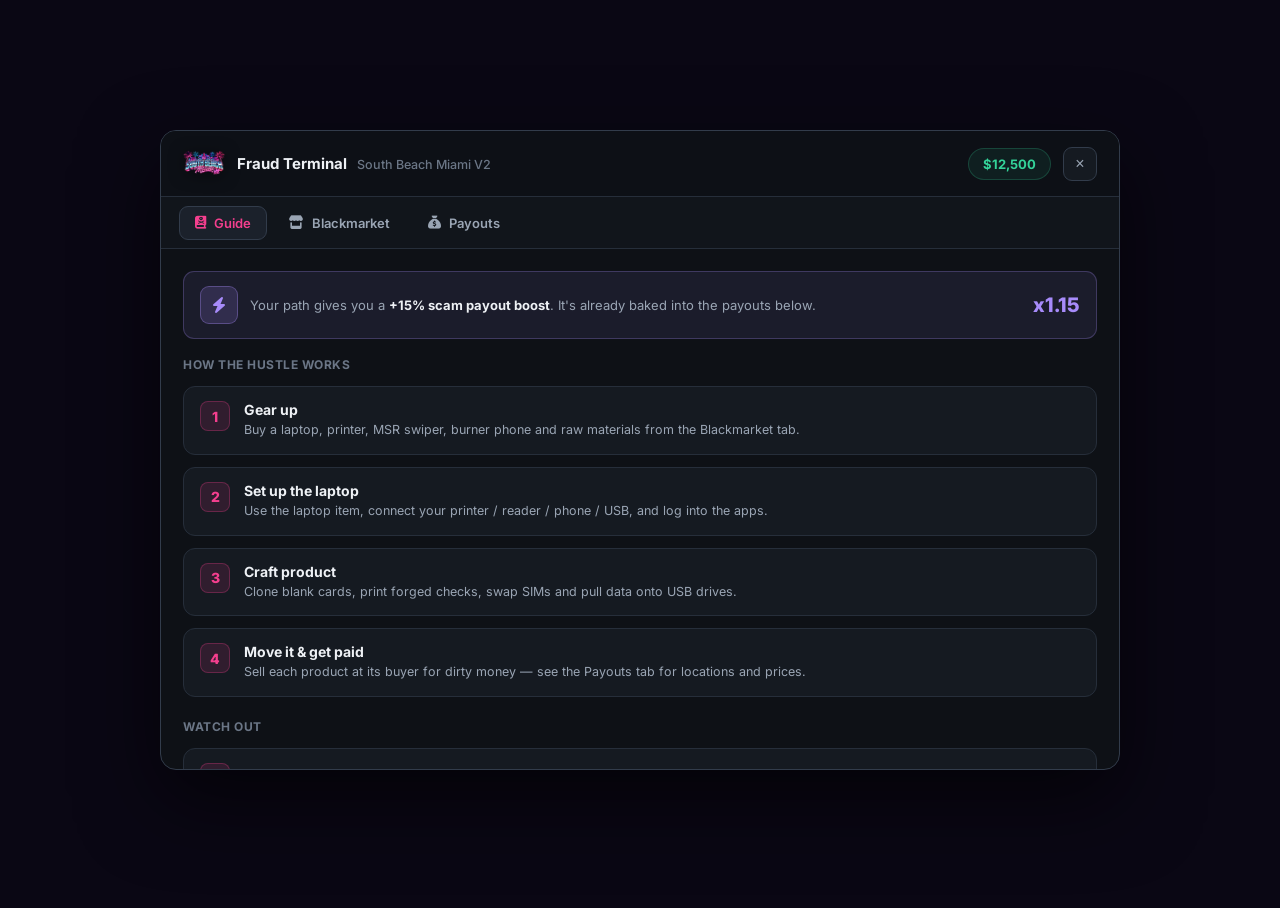
<file: ui/fraudhub/index.html>
<!DOCTYPE html>
<html lang="en">
<head>
<meta charset="UTF-8">
<meta name="viewport" content="width=device-width, initial-scale=1.0">
<title>SBM Fraud</title>
<link rel="stylesheet" href="https://cdnjs.cloudflare.com/ajax/libs/font-awesome/6.5.1/css/all.min.css">
<link rel="stylesheet" href="theme.css">
<style>
.sbm-reset *{margin:0;padding:0;box-sizing:border-box}
html,body{width:100%;height:100%;overflow:hidden;background:transparent;font-family:var(--font)}

#app{position:fixed;inset:0;display:none;align-items:center;justify-content:center;
     background:transparent;opacity:0;transition:opacity .25s}
#app.visible{display:flex}
#app.shown{opacity:1}

.win{
  width:960px;max-width:94vw;height:640px;max-height:92vh;
  display:flex;flex-direction:column;
  background:var(--bg);border:1px solid var(--border-light);border-radius:16px;overflow:hidden;
  box-shadow:0 30px 80px rgba(0,0,0,.6);
  animation:sbm-pop .24s ease;
}
@keyframes sbm-pop{from{transform:translateY(12px) scale(.98);opacity:0}to{transform:none;opacity:1}}

/* header */
.top{height:66px;flex:none;display:flex;align-items:center;justify-content:space-between;
     padding:0 22px;border-bottom:1px solid var(--border);background:rgba(14,17,22,.92)}
.top .brand{display:flex;align-items:center;gap:12px}
.top .brand img{height:42px;width:auto;display:block;filter:drop-shadow(0 2px 8px rgba(0,0,0,.5))}
.top .brand .t{font-size:15px;font-weight:700}
.top .brand .t span{color:var(--text-3);font-weight:500;font-size:12.5px;margin-left:6px}
.top .right{display:flex;align-items:center;gap:12px}
.cash{font-size:13px;font-weight:700;color:var(--green);background:rgba(52,211,153,.08);
      border:1px solid rgba(52,211,153,.22);border-radius:99px;padding:7px 14px}
.xbtn{width:34px;height:34px;border-radius:9px;border:1px solid var(--border-light);
      background:var(--surface);color:var(--text-2);font-size:16px;cursor:pointer;transition:all .2s}
.xbtn:hover{color:#fff;border-color:var(--text-3)}

/* tabs */
.tabs{height:52px;flex:none;display:flex;gap:6px;align-items:center;padding:0 18px;
      border-bottom:1px solid var(--border);background:rgba(20,26,33,.5)}
.tab{display:flex;align-items:center;gap:8px;font-size:13px;font-weight:600;color:var(--text-2);
     padding:8px 15px;border-radius:9px;cursor:pointer;border:1px solid transparent;transition:all .18s}
.tab i{font-size:13px}
.tab:hover{color:var(--text)}
.tab.active{background:var(--surface-2);border-color:var(--border-light);color:var(--pink)}
.tab.active i{color:var(--pink)}

/* body */
.body{flex:1;overflow-y:auto;padding:22px}
.body::-webkit-scrollbar{width:8px}
.body::-webkit-scrollbar-thumb{background:var(--border-light);border-radius:4px}

.pane{display:none}
.pane.active{display:block}

/* boost banner */
.boost-banner{display:flex;align-items:center;gap:12px;padding:14px 16px;border-radius:11px;margin-bottom:18px;
  background:color-mix(in srgb,var(--violet) 9%,transparent);border:1px solid color-mix(in srgb,var(--violet) 26%,transparent)}
.boost-banner .ic{width:38px;height:38px;border-radius:9px;flex:none;display:flex;align-items:center;justify-content:center;
  background:color-mix(in srgb,var(--violet) 16%,transparent);border:1px solid color-mix(in srgb,var(--violet) 34%,transparent)}
.boost-banner .ic i{color:var(--violet);font-size:16px}
.boost-banner .txt{font-size:13px;color:var(--text-2);line-height:1.45}
.boost-banner .txt b{color:var(--text)}
.boost-banner .mult{margin-left:auto;font-size:20px;font-weight:800;color:var(--violet)}
.boost-banner.none{background:var(--surface);border-color:var(--border)}
.boost-banner.none .ic{background:var(--surface-2);border-color:var(--border-light)}
.boost-banner.none .ic i,.boost-banner.none .mult{color:var(--text-3)}

.section-label{font-size:12px;font-weight:700;letter-spacing:.5px;text-transform:uppercase;color:var(--text-3);margin:4px 0 14px}

/* shop grid */
.grid{display:grid;grid-template-columns:repeat(3,1fr);gap:14px}
.prod{background:var(--surface);border:1px solid var(--border);border-radius:12px;padding:16px;display:flex;flex-direction:column;transition:border-color .2s,transform .2s}
.prod:hover{border-color:var(--pink);transform:translateY(-2px)}
.prod .imgwrap{height:92px;display:flex;align-items:center;justify-content:center;margin-bottom:12px;
  background:var(--surface-2);border-radius:9px}
.prod .imgwrap img{max-height:74px;max-width:80%;object-fit:contain;image-rendering:auto}
.prod .nm{font-size:14px;font-weight:700}
.prod .ct{font-size:12px;color:var(--text-3);margin-top:2px}
.prod .buy{margin-top:12px;display:flex;align-items:center;justify-content:space-between;gap:10px}
.prod .pr{font-size:14px;font-weight:800;color:var(--green)}
.prod .buy button{padding:8px 16px;font-size:12.5px;font-weight:700;border-radius:8px;cursor:pointer;
  background:var(--surface-2);border:1px solid var(--border-light);color:var(--text);transition:all .18s}
.prod .buy button:hover{background:var(--pink);border-color:var(--pink);color:#0e1116}

.shop-switch{display:flex;gap:8px;margin-bottom:18px}
.shop-switch button{font-size:12.5px;font-weight:600;color:var(--text-2);padding:8px 14px;border-radius:8px;cursor:pointer;
  background:var(--surface);border:1px solid var(--border);transition:all .18s}
.shop-switch button.active{background:var(--surface-2);border-color:var(--pink);color:var(--pink)}

/* sell / guide list */
.sell-row{display:flex;align-items:center;gap:16px;background:var(--surface);border:1px solid var(--border);
  border-radius:12px;padding:14px 16px;margin-bottom:12px}
.sell-row .imgwrap{width:58px;height:58px;flex:none;display:flex;align-items:center;justify-content:center;
  background:var(--surface-2);border-radius:9px}
.sell-row .imgwrap img{max-width:44px;max-height:44px;object-fit:contain}
.sell-row .meta{flex:1;min-width:0}
.sell-row .meta .nm{font-size:14.5px;font-weight:700}
.sell-row .meta .wh{font-size:12.5px;color:var(--text-3);margin-top:3px}
.sell-row .meta .wh i{margin-right:5px;color:var(--pink)}
.sell-row .pay{text-align:right;flex:none}
.sell-row .pay .rng{font-size:15px;font-weight:800;color:var(--green)}
.sell-row .pay .base{font-size:11.5px;color:var(--text-3);text-decoration:line-through;margin-top:2px}
.sell-row .pay .boosted-tag{font-size:10.5px;color:var(--violet);font-weight:700;margin-top:2px}
.sell-row .pol{flex:none;font-size:11.5px;font-weight:600;color:var(--yellow);
  background:rgba(251,191,36,.08);border:1px solid rgba(251,191,36,.2);border-radius:7px;padding:5px 9px;white-space:nowrap}

/* guide steps */
.steps{display:flex;flex-direction:column;gap:12px;margin-bottom:22px}
.step{display:flex;gap:14px;align-items:flex-start;background:var(--surface);border:1px solid var(--border);border-radius:12px;padding:14px 16px}
.step .n{width:30px;height:30px;flex:none;border-radius:8px;display:flex;align-items:center;justify-content:center;
  font-weight:800;font-size:14px;color:var(--pink);background:color-mix(in srgb,var(--pink) 12%,transparent);
  border:1px solid color-mix(in srgb,var(--pink) 28%,transparent)}
.step .c .h{font-size:14px;font-weight:700}
.step .c .d{font-size:12.5px;color:var(--text-2);margin-top:3px;line-height:1.5}
</style>
</head>
<body class="sbm-reset sbm">

<div id="app">
  <div class="win">

    <div class="top">
      <div class="brand">
        <img src="logo.png" alt="" onerror="this.style.display='none'">
        <div class="t">Fraud Terminal <span>South Beach Miami V2</span></div>
      </div>
      <div class="right">
        <div class="cash" id="cash">$0</div>
        <button class="xbtn" id="close">&times;</button>
      </div>
    </div>

    <div class="tabs">
      <div class="tab active" data-pane="guide"><i class="fa-solid fa-book-skull"></i> Guide</div>
      <div class="tab" data-pane="shop"><i class="fa-solid fa-store"></i> Blackmarket</div>
      <div class="tab" data-pane="sell"><i class="fa-solid fa-sack-dollar"></i> Payouts</div>
    </div>

    <div class="body">

      <!-- GUIDE -->
      <div class="pane active" id="pane-guide">
        <div class="boost-banner" id="boost-banner">
          <div class="ic"><i class="fa-solid fa-bolt"></i></div>
          <div class="txt" id="boost-text">Loading your path…</div>
          <div class="mult" id="boost-mult">x1.00</div>
        </div>
        <div class="section-label">How the hustle works</div>
        <div class="steps">
          <div class="step"><div class="n">1</div><div class="c"><div class="h">Gear up</div><div class="d">Buy a laptop, printer, MSR swiper, burner phone and raw materials from the Blackmarket tab.</div></div></div>
          <div class="step"><div class="n">2</div><div class="c"><div class="h">Set up the laptop</div><div class="d">Use the laptop item, connect your printer / reader / phone / USB, and log into the apps.</div></div></div>
          <div class="step"><div class="n">3</div><div class="c"><div class="h">Craft product</div><div class="d">Clone blank cards, print forged checks, swap SIMs and pull data onto USB drives.</div></div></div>
          <div class="step"><div class="n">4</div><div class="c"><div class="h">Move it & get paid</div><div class="d">Sell each product at its buyer for dirty money — see the Payouts tab for locations and prices.</div></div></div>
        </div>
        <div class="section-label">Watch out</div>
        <div class="step"><div class="n"><i class="fa-solid fa-triangle-exclamation"></i></div><div class="c"><div class="d" style="color:var(--yellow)">Some sales need police online, and every sale has a chance to ping dispatch. Bad fails burn your product for nothing. Dirty money must be washed before it's clean.</div></div></div>
      </div>

      <!-- SHOP -->
      <div class="pane" id="pane-shop">
        <div class="shop-switch" id="shop-switch"></div>
        <div class="grid" id="shop-grid"></div>
      </div>

      <!-- SELL -->
      <div class="pane" id="pane-sell">
        <div class="section-label">Where to sell &amp; what it pays</div>
        <div id="sell-list"></div>
      </div>

    </div>
  </div>
</div>

<script>
(function(){
  var isFiveM = (typeof GetParentResourceName === 'function');
  var app = document.getElementById('app');
  var STATE = null;
  var activeShop = null;

  function fmt(n){ return '$' + (n||0).toString().replace(/\B(?=(\d{3})+(?!\d))/g, ','); }

  function post(name, data, cb){
    if(!isFiveM){ if(cb) cb({}); return; }
    fetch('https://'+GetParentResourceName()+'/'+name, {
      method:'POST', headers:{'Content-Type':'application/json; charset=UTF-8'},
      body: JSON.stringify(data||{})
    }).then(function(r){return r.json();}).then(function(d){ if(cb) cb(d); }).catch(function(){ if(cb) cb({}); });
  }

  function render(){
    if(!STATE) return;
    document.getElementById('cash').textContent = fmt(STATE.cash);

    // boost banner
    var b = STATE.boost || 1.0;
    var banner = document.getElementById('boost-banner');
    var txt = document.getElementById('boost-text');
    document.getElementById('boost-mult').textContent = 'x' + b.toFixed(2);
    if(b > 1.0){
      banner.classList.remove('none');
      var pct = Math.round((b - 1) * 100);
      txt.innerHTML = 'Your path gives you a <b>+'+pct+'% scam payout boost</b>. It\'s already baked into the payouts below.';
    } else {
      banner.classList.add('none');
      txt.innerHTML = 'No scam boost on this character. <b>Illegal Civilians</b> earn boosted scam payouts.';
    }

    // shop switch buttons
    var sw = document.getElementById('shop-switch');
    sw.innerHTML = '';
    var ids = Object.keys(STATE.shops || {});
    if(activeShop === null || !STATE.shops[activeShop]) activeShop = ids[0];
    ids.forEach(function(id){
      var btn = document.createElement('button');
      btn.textContent = STATE.shops[id].label;
      btn.className = (id === activeShop ? 'active' : '');
      btn.onclick = function(){ activeShop = id; render(); };
      sw.appendChild(btn);
    });

    // shop grid
    var grid = document.getElementById('shop-grid');
    grid.innerHTML = '';
    if(activeShop && STATE.shops[activeShop]){
      STATE.shops[activeShop].items.forEach(function(it){
        var can = STATE.cash >= it.price;
        var el = document.createElement('div');
        el.className = 'prod';
        el.innerHTML =
          '<div class="imgwrap"><img src="images/'+it.image+'" onerror="this.style.display=\'none\'"></div>'+
          '<div class="nm">'+it.label+'</div>'+
          '<div class="ct">Pack of '+it.count+'</div>'+
          '<div class="buy"><span class="pr">'+fmt(it.price)+'</span>'+
          '<button '+(can?'':'style="opacity:.45"')+'>Buy</button></div>';
        el.querySelector('button').onclick = function(){
          post('buy', { shop: activeShop, item: it.item }, function(){
            setTimeout(function(){ post('refresh', {}, function(d){ if(d && d.shops){ STATE = d; render(); } }); }, 150);
          });
        };
        grid.appendChild(el);
      });
    }

    // sell list
    var list = document.getElementById('sell-list');
    list.innerHTML = '';
    (STATE.sell || []).forEach(function(s){
      var boosted = (STATE.boost || 1) > 1.0;
      var el = document.createElement('div');
      el.className = 'sell-row';
      el.innerHTML =
        '<div class="imgwrap"><img src="images/'+s.image+'" onerror="this.style.display=\'none\'"></div>'+
        '<div class="meta"><div class="nm">'+s.label+'</div>'+
        '<div class="wh"><i class="fa-solid fa-location-dot"></i>'+s.where+'</div></div>'+
        '<div class="pol">'+(s.police>0?s.police+' PD online':'No PD req')+'</div>'+
        '<div class="pay"><div class="rng">'+fmt(s.boostedMin)+' – '+fmt(s.boostedMax)+'</div>'+
        (boosted?'<div class="base">'+fmt(s.min)+' – '+fmt(s.max)+'</div><div class="boosted-tag">PATH BOOST APPLIED</div>':'')+
        '</div>';
      list.appendChild(el);
    });
  }

  // tabs
  document.querySelectorAll('.tab').forEach(function(t){
    t.onclick = function(){
      document.querySelectorAll('.tab').forEach(function(x){x.classList.remove('active');});
      document.querySelectorAll('.pane').forEach(function(x){x.classList.remove('active');});
      t.classList.add('active');
      document.getElementById('pane-' + t.dataset.pane).classList.add('active');
    };
  });

  function open(){ app.classList.add('visible'); requestAnimationFrame(function(){app.classList.add('shown');}); }
  function close(){
    app.classList.remove('shown');
    setTimeout(function(){ app.classList.remove('visible'); }, 250);
    post('close');
  }
  document.getElementById('close').onclick = close;
  window.addEventListener('keydown', function(e){ if(e.key==='Escape') close(); });

  window.addEventListener('message', function(e){
    var d = e.data || {};
    if(d.action === 'open'){
      STATE = d.data;
      activeShop = (d.focusShop && d.data.shops[d.focusShop]) ? d.focusShop : null;
      render();
      // if opened at a shop, jump to shop tab
      var startTab = d.focusShop ? 'shop' : 'guide';
      document.querySelectorAll('.tab').forEach(function(x){x.classList.toggle('active', x.dataset.pane===startTab);});
      document.querySelectorAll('.pane').forEach(function(x){x.classList.toggle('active', x.id==='pane-'+startTab);});
      open();
    }
    if(d.action === 'close') close();
  });

  // browser preview
  if(!isFiveM){
    STATE = {
      archetype:'civilian', boost:1.15, cash:12500, buyAccount:'money',
      shops:{
        blackmarket:{label:'Blackmarket',items:[
          {item:'msr',label:'MSR Swiper',image:'msr.png',price:5000,count:1},
          {item:'blank',label:'Blank Cards',image:'blank.png',price:500,count:5},
          {item:'checkpaper',label:'Check Paper',image:'checkpaper.png',price:500,count:5},
          {item:'simcard',label:'SIM Card',image:'simcard.png',price:500,count:5},
          {item:'fraud_usb',label:'USB Drive',image:'fraud_usb.png',price:900,count:5}
        ]},
        electronics:{label:'Electronics Shop',items:[
          {item:'laptop',label:'Laptop',image:'laptop.png',price:1000,count:1},
          {item:'printer',label:'Printer',image:'printer.png',price:500,count:1},
          {item:'burnerphone',label:'Burner Phone',image:'burnerphone.png',price:1500,count:1}
        ]}
      },
      sell:[
        {key:'clone',label:'Cloned Cards',image:'ccard.png',where:'Any ATM',police:3,min:350,max:3500,boostedMin:402,boostedMax:4025},
        {key:'check',label:'Forged Checks',image:'fcheck.png',where:'Pacific Bank teller',police:2,min:350,max:3500,boostedMin:402,boostedMax:4025},
        {key:'sim',label:'Swapped SIMs',image:'sim.png',where:'Sandy Shores hacker',police:3,min:1350,max:6500,boostedMin:1552,boostedMax:7475},
        {key:'usb',label:'Stolen Data',image:'usb_transfer.png',where:'Elysian Heights broker',police:2,min:1480,max:7225,boostedMin:1702,boostedMax:8308}
      ]
    };
    render(); open();
  }
})();
</script>



<style id="sbm-embed-fix">
  html,body{background:#0a0714 !important;}
  ::-webkit-scrollbar{width:8px;height:8px}
  ::-webkit-scrollbar-thumb{background:rgba(255,45,149,.35);border-radius:8px}
  ::-webkit-scrollbar-track{background:transparent}
</style>
</body>
</html>
</file>
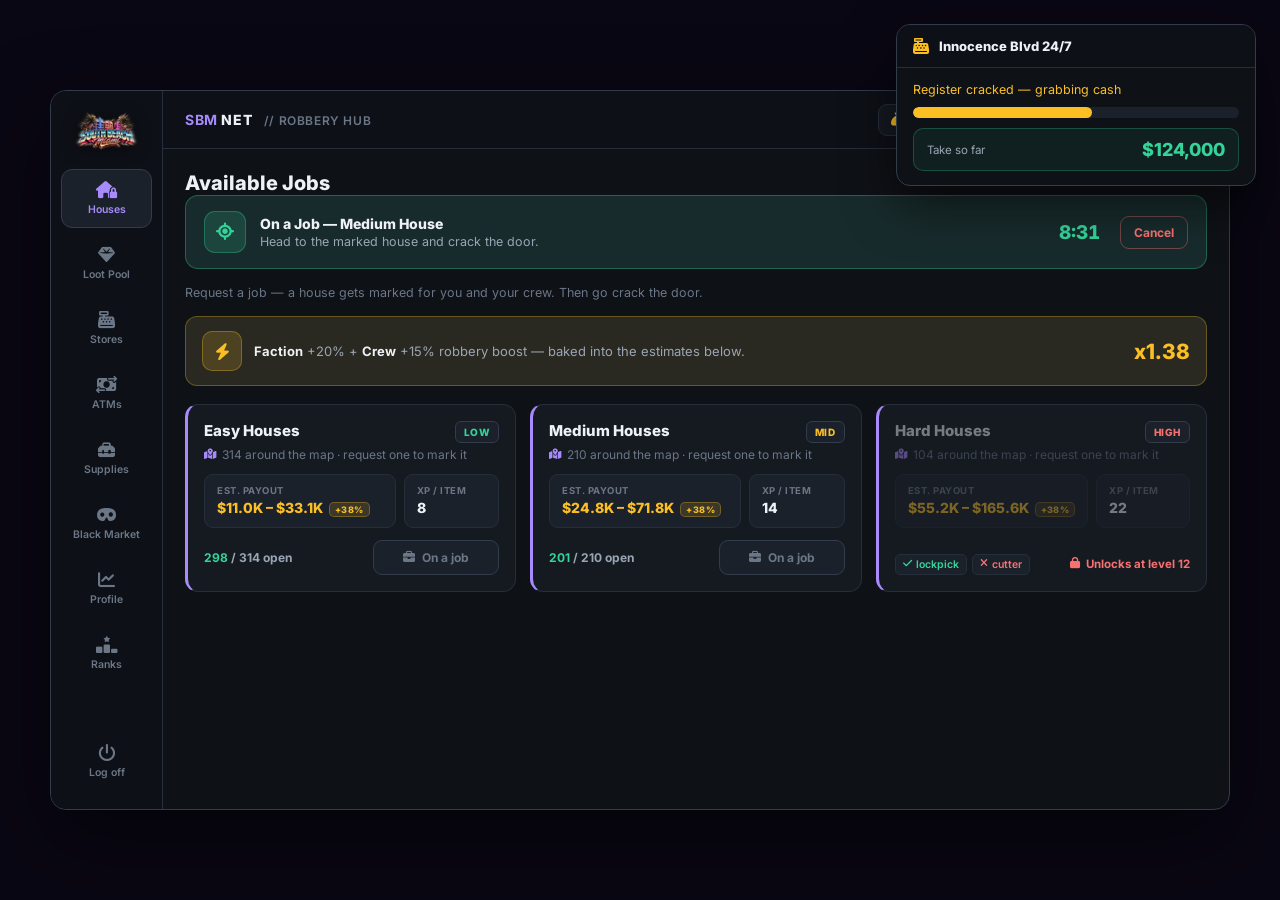
<file: ui/robbery/index.html>
<!DOCTYPE html>
<html lang="en"><head>
<meta charset="UTF-8"><meta name="viewport" content="width=device-width, initial-scale=1.0">
<title>SBM Robbery Hub</title>
<link rel="stylesheet" href="https://cdnjs.cloudflare.com/ajax/libs/font-awesome/6.5.1/css/all.min.css">
<style>
@import url('https://fonts.googleapis.com/css2?family=Inter:wght@400;500;600;700;800&display=swap');
:root{
  --bg:#0e1116;--surface:#151a21;--surface-2:#1b212b;--border:#262e3a;--border-light:#323c4b;
  --text:#eef1f5;--text-2:#9aa5b4;--text-3:#6b7686;
  --pink:#f43f8e;--blue:#38bdf8;--violet:#a78bfa;--green:#34d399;--yellow:#fbbf24;--red:#f87171;
  --radius:14px;--radius-sm:9px;--font:'Inter',sans-serif;--accent:var(--violet);
}
*{margin:0;padding:0;box-sizing:border-box}
html,body{width:100%;height:100%;overflow:hidden;background:transparent;font-family:var(--font);color:var(--text)}
body{display:none}
body.show{display:block}
.wrap{position:fixed;inset:0;display:flex;align-items:center;justify-content:center;background:transparent}
.win{width:1180px;max-width:97vw;height:720px;max-height:95vh;display:flex;background:var(--bg);border:1px solid var(--border-light);border-radius:16px;overflow:hidden;box-shadow:0 30px 80px rgba(0,0,0,.6);animation:pop .24s ease}
@keyframes pop{from{transform:translateY(12px) scale(.985);opacity:0}to{transform:none;opacity:1}}

/* sidebar */
.side{width:112px;flex:none;display:flex;flex-direction:column;align-items:center;padding:18px 0;border-right:1px solid var(--border);background:rgba(14,17,22,.92)}
.side img{height:40px;width:auto;margin:2px 0 18px;filter:drop-shadow(0 2px 8px rgba(0,0,0,.5))}
.nav{flex:1;display:flex;flex-direction:column;gap:6px;width:100%;padding:0 10px}
.nitem{display:flex;flex-direction:column;align-items:center;gap:5px;padding:11px 4px;border-radius:11px;cursor:pointer;color:var(--text-3);border:1px solid transparent;transition:all .18s}
.nitem i{font-size:17px}
.nitem span{font-size:10.5px;font-weight:600}
.nitem:hover{color:var(--text)}
.nitem.active{background:var(--surface-2);border-color:var(--border-light);color:var(--accent)}
.nitem.logoff{margin-top:auto;color:var(--text-3)}
.nitem.logoff:hover{color:var(--red)}

/* main */
.main{flex:1;display:flex;flex-direction:column;min-width:0}
.top{height:58px;flex:none;display:flex;align-items:center;justify-content:space-between;padding:0 22px;border-bottom:1px solid var(--border);background:rgba(14,17,22,.92)}
.top .t{font-size:14px;font-weight:800;letter-spacing:.6px}
.top .t b{color:var(--accent)}
.top .t span{color:var(--text-3);font-weight:600;font-size:12px;margin-left:8px}
.top .right{display:flex;align-items:center;gap:12px}
.bal{display:flex;align-items:center;gap:7px;font-size:13px;font-weight:700;padding:7px 12px;border-radius:9px;background:var(--surface);border:1px solid var(--border)}
.bal.green{color:var(--green)} .bal.dirty{color:var(--yellow)}
.lvl{display:flex;align-items:center;gap:7px;font-size:13px;font-weight:700;color:var(--accent);padding:7px 12px;border-radius:9px;background:color-mix(in srgb,var(--accent) 10%,transparent);border:1px solid color-mix(in srgb,var(--accent) 26%,transparent)}
.body{flex:1;overflow-y:auto;padding:22px}
.body::-webkit-scrollbar{width:8px}
.body::-webkit-scrollbar-thumb{background:var(--border-light);border-radius:4px}
.pane{display:none}.pane.active{display:block}
h1{font-size:20px;font-weight:800}
.sub{font-size:12.5px;color:var(--text-3);margin:4px 0 16px}

/* filter chips */
.chips-row{display:flex;gap:8px;margin-bottom:18px;flex-wrap:wrap}
.fchip{font-size:12.5px;font-weight:600;padding:8px 16px;border-radius:99px;background:var(--surface);border:1px solid var(--border);color:var(--text-2);cursor:pointer;transition:all .18s}
.fchip:hover{color:var(--text)}
.fchip.active{background:color-mix(in srgb,var(--accent) 14%,transparent);border-color:color-mix(in srgb,var(--accent) 40%,transparent);color:var(--accent)}

/* house cards */
.grid{display:grid;grid-template-columns:repeat(3,1fr);gap:14px}
.card{position:relative;display:flex;flex-direction:column;background:var(--surface);border:1px solid var(--border);border-radius:13px;padding:16px;border-left:3px solid var(--accent);transition:transform .18s,border-color .18s}
.card:hover{transform:translateY(-2px);border-color:var(--border-light);border-left-color:var(--accent)}
.card .hd{display:flex;align-items:flex-start;justify-content:space-between;margin-bottom:4px}
.card .nm{font-size:15px;font-weight:800}
.badge{font-size:10px;font-weight:800;letter-spacing:.6px;padding:4px 8px;border-radius:6px;background:var(--surface-2);border:1px solid var(--border-light)}
.badge.easy{color:var(--green)} .badge.med{color:var(--yellow)} .badge.hard{color:var(--red)}
.badge.robbed{color:var(--red);animation:pulse 1.2s infinite}
@keyframes pulse{0%,100%{opacity:1}50%{opacity:.45}}
.card .area{display:flex;align-items:center;gap:6px;font-size:12px;color:var(--text-3);margin-bottom:12px}
.card .area i{color:var(--accent);font-size:11px}
.boxes{display:grid;grid-template-columns:2fr 1fr;gap:8px;margin-bottom:12px}
.box{background:var(--surface-2);border:1px solid var(--border);border-radius:9px;padding:10px 12px}
.box .l{font-size:9.5px;font-weight:700;letter-spacing:.5px;text-transform:uppercase;color:var(--text-3)}
.box .v{font-size:14px;font-weight:800;margin-top:3px;white-space:nowrap}
.box .v.pay{color:var(--yellow)}
.box .v .wasrange{display:block;font-size:10px;font-weight:600;color:var(--text-3);text-decoration:line-through;margin-top:1px}
.boostchip{display:inline-block;font-size:9px;font-weight:800;letter-spacing:.4px;color:var(--yellow);background:color-mix(in srgb,var(--yellow) 14%,transparent);border:1px solid color-mix(in srgb,var(--yellow) 30%,transparent);border-radius:5px;padding:1px 5px;margin-left:6px;vertical-align:middle}
.card .foot{display:flex;align-items:center;justify-content:space-between;gap:8px;margin-top:auto}
.gearlist{display:flex;flex-wrap:wrap;gap:5px;font-size:11px;color:var(--text-3);flex:1;min-width:0;margin-right:8px}
.gchip{display:flex;align-items:center;gap:4px;font-size:10.5px;font-weight:600;padding:3px 7px;border-radius:5px;background:var(--surface-2);border:1px solid var(--border)}
.gchip.ok{color:var(--green)} .gchip.miss{color:var(--red)}
.gobtn{flex:none;display:flex;align-items:center;justify-content:center;gap:7px;min-width:126px;font-size:12px;font-weight:700;padding:9px 14px;border-radius:9px;border:1px solid var(--accent);background:var(--accent);color:#0e1116;cursor:pointer;transition:filter .18s;font-family:var(--font)}
.gobtn:hover{filter:brightness(1.12)}
.gobtn.disabled{background:var(--surface-2);border-color:var(--border-light);color:var(--text-3);cursor:default}
.gobtn.red{background:transparent;border-color:color-mix(in srgb,var(--red) 40%,transparent);color:var(--red);cursor:default}
.locknote{display:flex;align-items:center;gap:6px;font-size:11.5px;font-weight:700;color:var(--red)}
.avail{font-size:12px;font-weight:700;color:var(--text-2)}.avail b{color:var(--green)}
.job-banner{display:flex;align-items:center;gap:14px;padding:15px 18px;border-radius:13px;margin-bottom:16px;border:1px solid}
.job-banner.active{background:color-mix(in srgb,var(--green) 9%,var(--surface));border-color:color-mix(in srgb,var(--green) 34%,transparent)}
.job-banner.cool{background:color-mix(in srgb,var(--yellow) 8%,var(--surface));border-color:color-mix(in srgb,var(--yellow) 30%,transparent)}
.job-banner .jic{width:42px;height:42px;flex:none;border-radius:11px;display:flex;align-items:center;justify-content:center}
.job-banner.active .jic{background:color-mix(in srgb,var(--green) 16%,transparent);border:1px solid color-mix(in srgb,var(--green) 32%,transparent)}
.job-banner.active .jic i{color:var(--green);font-size:18px}
.job-banner.cool .jic{background:color-mix(in srgb,var(--yellow) 16%,transparent);border:1px solid color-mix(in srgb,var(--yellow) 32%,transparent)}
.job-banner.cool .jic i{color:var(--yellow);font-size:18px}
.job-banner .jt{flex:1}
.job-banner .jt .jh{font-size:14px;font-weight:800}
.job-banner .jt .js{font-size:12.5px;color:var(--text-2);margin-top:2px}
.job-banner .jtimer{font-size:19px;font-weight:800;font-variant-numeric:tabular-nums}
.job-banner.active .jtimer{color:var(--green)} .job-banner.cool .jtimer{color:var(--yellow)}
.job-banner .jcancel{margin-left:6px;font-size:12px;font-weight:700;padding:8px 13px;border-radius:9px;cursor:pointer;background:transparent;border:1px solid color-mix(in srgb,var(--red) 40%,transparent);color:var(--red);font-family:var(--font)}
.job-banner .jcancel:hover{background:color-mix(in srgb,var(--red) 12%,transparent)}
.card.locked .nm,.card.locked .area,.card.locked .boxes{opacity:.45}

/* shop / market cards */
.scard{display:flex;align-items:center;gap:14px;background:var(--surface);border:1px solid var(--border);border-radius:12px;padding:15px;margin-bottom:11px}
.scard .gobtn{min-width:96px}
.scard .ic{width:48px;height:48px;flex:none;border-radius:11px;display:flex;align-items:center;justify-content:center;background:color-mix(in srgb,var(--accent) 12%,transparent);border:1px solid color-mix(in srgb,var(--accent) 28%,transparent)}
.scard .ic i{color:var(--accent);font-size:19px}
.scard .ic img{width:46px;height:46px;object-fit:contain;filter:drop-shadow(0 2px 6px rgba(0,0,0,.5))}
.scard .ic.img{width:56px;height:56px;flex:none;background:color-mix(in srgb,var(--accent) 10%,var(--surface-2));border-color:color-mix(in srgb,var(--accent) 22%,transparent)}
.scard .hd{flex:1}
.scard .nm{font-size:14.5px;font-weight:700}
.scard .ds{font-size:12px;color:var(--text-3);margin-top:2px}
.scard .pr{font-size:15px;font-weight:800;color:var(--green);margin-right:6px;min-width:88px;text-align:right;white-space:nowrap}
.scard .own{font-size:11px;color:var(--text-3);text-align:center;margin-right:10px;min-width:52px;line-height:1.5}

/* profile */
.stat-row{display:grid;grid-template-columns:repeat(4,1fr);gap:14px;margin-bottom:20px}
.stat{background:var(--surface);border:1px solid var(--border);border-radius:12px;padding:16px}
.stat .l{font-size:11px;font-weight:600;text-transform:uppercase;letter-spacing:.4px;color:var(--text-3)}
.stat .v{font-size:21px;font-weight:800;margin-top:6px}
.stat .v.green{color:var(--green)}.stat .v.yellow{color:var(--yellow)}.stat .v.violet{color:var(--violet)}
.pbar{height:9px;background:var(--surface-2);border-radius:99px;overflow:hidden}
.pbar>i{display:block;height:100%;background:var(--accent);border-radius:99px;transition:width .4s}
.rankrow{display:flex;align-items:center;gap:14px;background:var(--surface);border:1px solid var(--border);border-radius:12px;padding:14px 16px;margin-bottom:10px}
.rankrow .lv{width:56px;flex:none;font-size:13px;font-weight:800;color:var(--accent)}
.rankrow .nm{flex:1;font-size:14px;font-weight:700}
.rankrow .st{font-size:11.5px;font-weight:700}
.rankrow .st.done{color:var(--green)} .rankrow .st.todo{color:var(--text-3)}
.rankrow.now{border-color:color-mix(in srgb,var(--accent) 45%,transparent)}

/* store HUD overlay */
#storehud{position:fixed;top:24px;right:24px;width:360px;display:none;background:var(--bg);border:1px solid var(--border-light);border-radius:14px;overflow:hidden;box-shadow:0 18px 50px rgba(0,0,0,.55)}
#storehud .shd{display:flex;align-items:center;gap:10px;padding:13px 16px;border-bottom:1px solid var(--border);background:rgba(14,17,22,.92)}
#storehud .shd i{color:var(--yellow)}
#storehud .shd .t{font-size:13px;font-weight:800}
#storehud .sbody{padding:14px 16px}
#storehud .st{font-size:12.5px;color:var(--yellow);margin-bottom:10px}
#storehud .take{display:flex;justify-content:space-between;align-items:center;background:color-mix(in srgb,var(--green) 8%,transparent);border:1px solid color-mix(in srgb,var(--green) 26%,transparent);border-radius:10px;padding:10px 13px;margin-top:10px}
#storehud .take .l{font-size:11.5px;color:var(--text-2)}
#storehud .take .v{font-size:18px;font-weight:800;color:var(--green)}
.empty{padding:40px;text-align:center;color:var(--text-3);font-size:13px}
.loot-grid{display:grid;grid-template-columns:repeat(4,1fr);gap:12px}
.lootc{background:var(--surface);border:1px solid var(--border);border-radius:12px;padding:14px;text-align:center;position:relative}
.lootc .im{width:64px;height:64px;margin:2px auto 8px;display:flex;align-items:center;justify-content:center}
.lootc .im img{width:58px;height:58px;object-fit:contain;filter:drop-shadow(0 2px 6px rgba(0,0,0,.4))}
.lootc .im i{font-size:26px;color:var(--yellow)}
.lootc .nm{font-size:12.5px;font-weight:700}
.lootc .pr{font-size:12.5px;font-weight:800;color:var(--green);margin-top:3px}
.lootc .rr{position:absolute;top:8px;right:8px;font-size:9px;font-weight:800;letter-spacing:.4px;padding:2px 6px;border-radius:5px;text-transform:uppercase}
.rr.Common{color:var(--text-3);background:var(--surface-2)}
.rr.Uncommon{color:var(--blue);background:color-mix(in srgb,var(--blue) 12%,transparent)}
.rr.Rare{color:var(--violet);background:color-mix(in srgb,var(--violet) 14%,transparent)}
.rr.Legendary{color:var(--yellow);background:color-mix(in srgb,var(--yellow) 14%,transparent)}

/* ── boost banner (fraud-hub style) ── */
.boost-banner{display:flex;align-items:center;gap:12px;padding:14px 16px;border-radius:12px;margin-bottom:18px;
  background:color-mix(in srgb,var(--yellow) 9%,var(--surface));border:1px solid color-mix(in srgb,var(--yellow) 30%,transparent)}
.boost-banner .ic{width:40px;height:40px;border-radius:10px;flex:none;display:flex;align-items:center;justify-content:center;
  background:color-mix(in srgb,var(--yellow) 16%,transparent);border:1px solid color-mix(in srgb,var(--yellow) 32%,transparent)}
.boost-banner .ic i{color:var(--yellow);font-size:17px}
.boost-banner .txt{font-size:13px;color:var(--text-2);line-height:1.45}
.boost-banner .txt b{color:var(--text)}
.boost-banner .mult{margin-left:auto;font-size:21px;font-weight:800;color:var(--yellow)}
.boost-banner.none{background:var(--surface);border-color:var(--border)}
.boost-banner.none .ic{background:var(--surface-2);border-color:var(--border-light)}
.boost-banner.none .ic i,.boost-banner.none .mult{color:var(--text-3)}
/* price stack with struck-through base + boost tag */
.scard .prwrap{display:flex;flex-direction:column;align-items:flex-end;margin-right:6px;min-width:96px}
.scard .prwrap .now{font-size:15px;font-weight:800;color:var(--green);white-space:nowrap}
.scard .prwrap .base{font-size:11.5px;color:var(--text-3);text-decoration:line-through;white-space:nowrap}
.scard .prwrap .bt{font-size:9.5px;font-weight:800;letter-spacing:.5px;color:var(--yellow);margin-top:1px}

/* ── police alert card (top center) ── */
#policealert{position:fixed;top:26px;left:50%;transform:translateX(-50%) translateY(-140%);width:430px;display:none;opacity:0;
  background:linear-gradient(180deg,#1a1013,var(--bg));border:1px solid color-mix(in srgb,var(--red) 45%,var(--border-light));
  border-radius:14px;overflow:hidden;box-shadow:0 20px 55px rgba(0,0,0,.6),0 0 0 1px rgba(248,113,113,.08);
  transition:transform .45s cubic-bezier(.2,.8,.2,1),opacity .35s}
#policealert.in{display:block;transform:translateX(-50%) translateY(0);opacity:1}
#policealert .pa-strobe{height:4px;background:linear-gradient(90deg,var(--red),var(--blue),var(--red));background-size:200% 100%;animation:strobe 1.1s linear infinite}
@keyframes strobe{0%{background-position:0 0}100%{background-position:200% 0}}
#policealert .pa-body{display:flex;align-items:center;gap:15px;padding:16px 18px}
#policealert .pa-ic{width:52px;height:52px;flex:none;border-radius:12px;display:flex;align-items:center;justify-content:center;
  background:color-mix(in srgb,var(--red) 16%,transparent);border:1px solid color-mix(in srgb,var(--red) 34%,transparent)}
#policealert .pa-ic i{color:var(--red);font-size:23px;animation:blink 1s steps(1) infinite}
@keyframes blink{50%{opacity:.35}}
#policealert .pa-t{flex:1}
#policealert .pa-code{font-size:11px;font-weight:800;letter-spacing:1px;color:var(--red);text-transform:uppercase}
#policealert .pa-title{font-size:16px;font-weight:800;margin-top:2px}
#policealert .pa-sub{font-size:12.5px;color:var(--text-2);margin-top:3px;display:flex;align-items:center;gap:7px}
#policealert .pa-sub i{color:var(--text-3);font-size:11px}
#policealert .pa-loud{flex:none;text-align:center;padding:0 4px}
#policealert .pa-loud .lv{display:flex;gap:3px;align-items:flex-end;height:22px;justify-content:center}
#policealert .pa-loud .lv b{width:5px;background:var(--red);border-radius:2px;opacity:.25}
#policealert .pa-loud .lv b.on{opacity:1}
#policealert .pa-loud .cap{font-size:9.5px;font-weight:700;letter-spacing:.5px;text-transform:uppercase;color:var(--text-3);margin-top:5px}

/* ── house robbery HUD (bottom center) ── */
#househud{position:fixed;bottom:28px;left:50%;transform:translateX(-50%) translateY(140%);width:520px;display:none;opacity:0;
  background:var(--bg);border:1px solid var(--border-light);border-radius:14px;overflow:hidden;
  box-shadow:0 18px 50px rgba(0,0,0,.55);transition:transform .4s cubic-bezier(.2,.8,.2,1),opacity .3s}
#househud.in{display:block;transform:translateX(-50%) translateY(0);opacity:1}
#househud .hh-top{display:flex;align-items:center;gap:12px;padding:12px 16px;border-bottom:1px solid var(--border);background:rgba(20,26,33,.6)}
#househud .hh-top .ic{width:38px;height:38px;flex:none;border-radius:10px;display:flex;align-items:center;justify-content:center;background:color-mix(in srgb,var(--violet) 14%,transparent);border:1px solid color-mix(in srgb,var(--violet) 30%,transparent)}
#househud .hh-top .ic i{color:var(--violet);font-size:16px}
#househud .hh-top .nm{flex:1;font-size:14px;font-weight:800}
#househud .hh-top .nm span{display:block;font-size:11.5px;font-weight:500;color:var(--text-3);margin-top:1px}
#househud .hh-timer{font-size:20px;font-weight:800;font-variant-numeric:tabular-nums;color:var(--green)}
#househud .hh-timer.warn{color:var(--yellow)} #househud .hh-timer.crit{color:var(--red);animation:blink 1s steps(1) infinite}
#househud .hh-body{display:flex;gap:12px;padding:14px 16px;align-items:center}
#househud .hh-loot{flex:1}
#househud .hh-loot .lbl{display:flex;justify-content:space-between;font-size:11.5px;color:var(--text-3);margin-bottom:7px}
#househud .hh-loot .lbl b{color:var(--text)}
#househud .hh-dots{display:flex;gap:5px}
#househud .hh-dots .d{flex:1;height:7px;border-radius:99px;background:var(--surface-2);border:1px solid var(--border)}
#househud .hh-dots .d.done{background:var(--violet);border-color:var(--violet)}
#househud .hh-take{flex:none;text-align:right;padding-left:14px;border-left:1px solid var(--border)}
#househud .hh-take .l{font-size:10.5px;font-weight:700;letter-spacing:.4px;text-transform:uppercase;color:var(--text-3)}
#househud .hh-take .v{font-size:19px;font-weight:800;color:var(--green);margin-top:2px}
</style></head>
<body class="sbm-reset sbm">

<div class="wrap" id="panel" style="display:none"><div class="win">
  <div class="side">
    <img src="[data-uri]" alt="">
    <div class="nav" id="nav">
      <div class="nitem active" data-pane="houses"><i class="fa-solid fa-house-lock"></i><span>Houses</span></div>
      <div class="nitem" data-pane="loot"><i class="fa-solid fa-gem"></i><span>Loot Pool</span></div>
      <div class="nitem" data-pane="stores"><i class="fa-solid fa-cash-register"></i><span>Stores</span></div>
      <div class="nitem" data-pane="atms"><i class="fa-solid fa-money-bill-transfer"></i><span>ATMs</span></div>
      <div class="nitem" data-pane="shop"><i class="fa-solid fa-toolbox"></i><span>Supplies</span></div>
      <div class="nitem" data-pane="market"><i class="fa-solid fa-mask"></i><span>Black Market</span></div>
      <div class="nitem" data-pane="profile"><i class="fa-solid fa-chart-line"></i><span>Profile</span></div>
      <div class="nitem" data-pane="ranks"><i class="fa-solid fa-ranking-star"></i><span>Ranks</span></div>
      <div class="nitem logoff" onclick="closePanel()"><i class="fa-solid fa-power-off"></i><span>Log off</span></div>
    </div>
  </div>
  <div class="main">
    <div class="top">
      <div class="t"><b>SBM</b> NET <span>// ROBBERY HUB</span></div>
      <div class="right">
        <div class="bal dirty"><i class="fa-solid fa-sack-dollar"></i><span id="baldirty">$0</span></div>
        <div class="bal green"><i class="fa-solid fa-money-bill-wave"></i><span id="balcash">$0</span></div>
        <div class="lvl"><i class="fa-solid fa-user-ninja"></i>Lvl <span id="lvl">1</span></div>
      </div>
    </div>
    <div class="body">
      <div class="pane active" id="pane-houses">
        <h1>Available Jobs</h1>
        <div class="job-banner" id="job-banner" style="display:none"></div>
        <div class="sub">Request a job — a house gets marked for you and your crew. Then go crack the door.</div>
        <div class="boost-banner none" id="house-boost">
          <div class="ic"><i class="fa-solid fa-bolt"></i></div>
          <div class="txt" id="house-boost-text"></div>
          <div class="mult" id="house-boost-mult">x1.00</div>
        </div>
        <div class="chips-row" id="tierchips"></div>
        <div class="grid" id="houses"></div>
      </div>
      <div class="pane" id="pane-stores">
        <h1>24/7 Stores</h1>
        <div class="sub">Lockpick the register, hack the PIN, empty the safe. Bring a lockpick.</div>
        <div class="grid" id="stores"></div>
      </div>
      <div class="pane" id="pane-atms">
        <h1>ATMs</h1>
        <div class="sub">Carry <b>thermite</b>, third-eye any ATM in the world, burn through the casing and grab the cash. Loud — the whole city's police get pinged.</div>
        <div class="boost-banner none" id="atm-boost">
          <div class="ic"><i class="fa-solid fa-bolt"></i></div>
          <div class="txt" id="atm-boost-text"></div>
          <div class="mult" id="atm-boost-mult">x1.00</div>
        </div>
        <div id="atm"></div>
      </div>
      <div class="pane" id="pane-shop">
        <h1>Supplies</h1>
        <div class="sub">Everything you need for a job. Paid in clean cash.</div>
        <div id="shop"></div>
      </div>
      <div class="pane" id="pane-market">
        <h1>Black Market</h1>
        <div class="sub">Fence what you stole. The buyer pays in dirty money.</div>
        <div class="boost-banner none" id="mkt-boost">
          <div class="ic"><i class="fa-solid fa-bolt"></i></div>
          <div class="txt" id="mkt-boost-text"></div>
          <div class="mult" id="mkt-boost-mult">x1.00</div>
        </div>
        <div id="market"></div>
      </div>
      <div class="pane" id="pane-loot">
        <h1>Loot Pool</h1>
        <div class="sub">Everything you can find inside a house. Fence it at the Black Market.</div>
        <div class="loot-grid" id="lootgrid"></div>
      </div>
      <div class="pane" id="pane-profile">
        <h1>Profile</h1>
        <div class="sub" id="profsub">Your criminal record.</div>
        <div class="stat-row">
          <div class="stat"><div class="l">Level</div><div class="v violet" id="p-lvl">1</div></div>
          <div class="stat"><div class="l">Rank</div><div class="v" id="p-rank">—</div></div>
          <div class="stat"><div class="l">Robberies</div><div class="v" id="p-robs">0</div></div>
          <div class="stat"><div class="l">Total Earned</div><div class="v yellow" id="p-earned">$0</div></div>
        </div>
        <div class="sub" style="margin-bottom:8px">Progress to next level — <span id="p-xp">0 / 1000 XP</span></div>
        <div class="pbar"><i id="p-bar" style="width:0%"></i></div>
      </div>
      <div class="pane" id="pane-ranks">
        <h1>Ranks</h1>
        <div class="sub">Level up by looting houses, stores and ATMs. Higher tiers unlock as you rank up.</div>
        <div id="ranks"></div>
      </div>
    </div>
  </div>
</div></div>

<div id="storehud">
  <div class="shd"><i class="fa-solid fa-cash-register"></i><div class="t" id="sh-store">Store Robbery</div></div>
  <div class="sbody">
    <div class="st" id="sh-status">Working...</div>
    <div class="pbar" style="height:11px"><i id="sh-bar" style="width:0%;background:var(--yellow)"></i></div>
    <div class="take"><span class="l">Take so far</span><span class="v" id="sh-take">$0</span></div>
  </div>
</div>

<div id="policealert">
  <div class="pa-strobe"></div>
  <div class="pa-body">
    <div class="pa-ic"><i class="fa-solid fa-tower-broadcast"></i></div>
    <div class="pa-t">
      <div class="pa-code" id="pa-code">10-90 · Silent Alarm</div>
      <div class="pa-title" id="pa-title">Robbery In Progress</div>
      <div class="pa-sub"><i class="fa-solid fa-location-dot"></i><span id="pa-loc">Unknown location</span></div>
    </div>
    <div class="pa-loud"><div class="lv" id="pa-bars"></div><div class="cap" id="pa-loudcap">Loud</div></div>
  </div>
</div>

<div id="househud">
  <div class="hh-top">
    <div class="ic"><i class="fa-solid fa-house-lock"></i></div>
    <div class="nm" id="hh-name">House Robbery<span id="hh-tier">Easy tier</span></div>
    <div class="hh-timer" id="hh-timer">7:00</div>
  </div>
  <div class="hh-body">
    <div class="hh-loot">
      <div class="lbl">Loot searched<b><span id="hh-done">0</span> / <span id="hh-total">0</span></b></div>
      <div class="hh-dots" id="hh-dots"></div>
    </div>
    <div class="hh-take"><div class="l">Take</div><div class="v" id="hh-take">$0</div></div>
  </div>
</div>

<script>
var isFiveM=(typeof GetParentResourceName==='function');
function fmt(n){return '$'+(Math.round(n)||0).toString().replace(/\B(?=(\d{3})+(?!\d))/g,',');}
function fmtK(n){n=Math.round(n)||0;if(n>=1e6)return '$'+(n/1e6).toFixed(1)+'M';if(n>=1e3)return '$'+(n/1e3).toFixed(1)+'K';return '$'+n;}
function mins(s){s=Math.max(0,Math.round(s));if(s>=60)return Math.ceil(s/60)+'m';return s+'s';}
function post(name,data,cb){ if(!isFiveM){if(cb)cb({});return;} fetch('https://'+GetParentResourceName()+'/'+name,{method:'POST',headers:{'Content-Type':'application/json; charset=UTF-8'},body:JSON.stringify(data||{})}).then(r=>r.json()).then(d=>{if(cb)cb(d);}).catch(()=>{if(cb)cb({});}); }
// surface any uncaught NUI error to the F8 client console (so a "silent break" isn't silent)
window.onerror=function(msg,src,line,col){ try{ post('nuiError',{where:'window',msg:''+msg,stack:(line||'')+':'+(col||'')}); }catch(e){} return false; };
window.addEventListener('unhandledrejection',function(ev){ try{ post('nuiError',{where:'promise',msg:''+(ev&&ev.reason&&(ev.reason.message||ev.reason))}); }catch(e){} });

var S=null, filter='all';
var IMG={};
var TIERS={easy:{cls:'easy',tag:'LOW'},med:{cls:'med',tag:'MID'},hard:{cls:'hard',tag:'HIGH'}};

document.querySelectorAll('.nitem[data-pane]').forEach(function(t){t.onclick=function(){
  document.querySelectorAll('.nitem').forEach(x=>x.classList.remove('active'));
  document.querySelectorAll('.pane').forEach(x=>x.classList.remove('active'));
  t.classList.add('active');document.getElementById('pane-'+t.dataset.pane).classList.add('active');
};});

function renderChips(){
  var chips=[{k:'all',l:'All'},{k:'easy',l:'Low Tier'},{k:'med',l:'Mid Tier'},{k:'hard',l:'High Tier'}];
  var el=document.getElementById('tierchips');el.innerHTML='';
  chips.forEach(function(c){
    var d=document.createElement('div');d.className='fchip'+(filter===c.k?' active':'');d.textContent=c.l;
    d.onclick=function(){filter=c.k;renderChips();renderHouses();};el.appendChild(d);
  });
}

var jobTick=null;
function fmtClock(s){s=Math.max(0,Math.round(s));var m=Math.floor(s/60);return m+':'+((s%60)<10?'0':'')+(s%60);}
function renderJobBanner(){
  var el=document.getElementById('job-banner');if(!el||!S){return;}
  if(S.job){
    el.style.display='flex';el.className='job-banner active';
    var st=S.job.state==='marked'?'Head to the marked house and crack the door.':(S.job.state==='robbing'?'Robbery in progress — grab what you can.':'Your crew started it — get inside.');
    el.innerHTML='<div class="jic"><i class="fa-solid fa-location-crosshairs"></i></div>'+
      '<div class="jt"><div class="jh">On a Job — '+S.job.tier+' House</div><div class="js">'+st+'</div></div>'+
      '<div class="jtimer" id="job-timer">'+fmtClock(S.job.secsLeft)+'</div>'+
      (S.job.state==='marked'?'<button class="jcancel" onclick="post(\'cancelJob\')">Cancel</button>':'');
  } else if(S.cooldown>0){
    el.style.display='flex';el.className='job-banner cool';
    el.innerHTML='<div class="jic"><i class="fa-solid fa-clock"></i></div>'+
      '<div class="jt"><div class="jh">Laying Low</div><div class="js">You can request another house job when this clears.</div></div>'+
      '<div class="jtimer" id="job-timer">'+fmtClock(S.cooldown)+'</div>';
  } else {
    el.style.display='none';
  }
  // live countdown
  if(jobTick){clearInterval(jobTick);jobTick=null;}
  if(S.job||S.cooldown>0){
    jobTick=setInterval(function(){
     try{
      if(!S){clearInterval(jobTick);return;}
      var t=document.getElementById('job-timer');
      if(S.job){S.job.secsLeft=Math.max(0,S.job.secsLeft-1);if(t)t.textContent=fmtClock(S.job.secsLeft);if(S.job.secsLeft<=0){post('getData');}}
      else if(S.cooldown>0){S.cooldown=Math.max(0,S.cooldown-1);if(t)t.textContent=fmtClock(S.cooldown);if(S.cooldown<=0){clearInterval(jobTick);jobTick=null;renderHouses();}}
     }catch(err){ try{ post('nuiError',{where:'jobTick',msg:(err&&err.message)||(''+err)}); }catch(e){} }
    },1000);
  }
}
// combined multiplier = archetype boost × active crew boost
function crewMult(){ return (S&&S.crew&&S.crew.active)?(1+((S.crew.pct||0)/100)):1; }
function effMult(){ return ((S&&S.boost)||1)*crewMult(); }
// fill one of the boost banners (house-boost / mkt-boost / atm-boost)
function fillBoost(prefix,noun){
  if(!S)return;
  var arch=S.boost||1, eff=effMult(), cr=S.crew||{};
  var archLbl=ARCH_LABEL[S.boostArch]||(S.boostArch?S.boostArch.charAt(0).toUpperCase()+S.boostArch.slice(1):null);
  document.getElementById(prefix+'-mult').textContent='x'+eff.toFixed(2);
  var bn=document.getElementById(prefix);
  var parts=[];
  if(arch>1&&archLbl)parts.push('<b>'+archLbl+'</b> +'+Math.round((arch-1)*100)+'%');
  if(cr.active)parts.push('<b>Crew</b> +'+(cr.pct||0)+'%');
  if(parts.length){
    bn.classList.remove('none');
    document.getElementById(prefix+'-text').innerHTML=parts.join(' + ')+' '+noun+' boost — baked into the estimates below.';
  } else {
    bn.classList.add('none');
    var hint=(cr.inCrew&&!cr.active)?('Get <b>'+(cr.min||3)+' crew online</b> for +'+(cr.pct||15)+'%. '):'';
    document.getElementById(prefix+'-text').innerHTML=hint+'No '+noun+' boost active. <b>Faction/illegal civs</b> and <b>a full crew online</b> earn boosted payouts.';
  }
}
function renderHouses(){
  var el=document.getElementById('houses');el.innerHTML='';
  document.getElementById('tierchips').style.display='none';
  if(!S)return;
  var hb=effMult();
  fillBoost('house-boost','robbery');
  renderJobBanner();
  (S.houses||[]).forEach(function(h){
    var t=TIERS[h.tier]||TIERS.easy;
    var card=document.createElement('div');
    card.className='card'+(h.locked?' locked':'');
    var badge='<span class="badge '+t.cls+'">'+t.tag+'</span>';
    var gear=(h.gear||[]).map(g=>'<span class="gchip '+(g.have?'ok':'miss')+'"><i class="fa-solid '+(g.have?'fa-check':'fa-xmark')+'"></i>'+g.item+'</span>').join('');
    var foot;
    if(h.locked){ foot='<div class="gearlist">'+gear+'</div><div class="locknote"><i class="fa-solid fa-lock"></i>Unlocks at level '+h.unlockLevel+'</div>'; }
    else if(h.available<=0){ foot='<div class="gearlist">'+gear+'</div><button class="gobtn disabled"><i class="fa-solid fa-clock"></i>None open</button>'; }
    else if(S.job){ foot='<div class="gearlist"><span class="avail"><b>'+h.available+'</b> / '+h.total+' open</span></div><button class="gobtn disabled"><i class="fa-solid fa-briefcase"></i>On a job</button>'; }
    else if(S.cooldown>0){ foot='<div class="gearlist"><span class="avail"><b>'+h.available+'</b> / '+h.total+' open</span></div><button class="gobtn disabled"><i class="fa-solid fa-clock"></i>Cooldown</button>'; }
    else { foot='<div class="gearlist"><span class="avail"><b>'+h.available+'</b> / '+h.total+' open</span></div><button class="gobtn" onclick="reqJob(\''+h.tier+'\')"><i class="fa-solid fa-location-crosshairs"></i>Request Job</button>'; }
    card.innerHTML=
      '<div class="hd"><div class="nm">'+h.tierLabel+' Houses</div>'+badge+'</div>'+
      '<div class="area"><i class="fa-solid fa-map-location-dot"></i>'+h.total+' around the map · request one to mark it</div>'+
      '<div class="boxes"><div class="box"><div class="l">Est. Payout</div><div class="v pay">'+fmtK(Math.floor(h.payoutMin*hb))+' – '+fmtK(Math.floor(h.payoutMax*hb))+(hb>1?'<span class="boostchip">+'+Math.round((hb-1)*100)+'%</span>':'')+'</div></div>'+
      '<div class="box"><div class="l">XP / Item</div><div class="v">'+h.xpPer+'</div></div></div>'+
      '<div class="foot">'+foot+'</div>';
    el.appendChild(card);
  });
}
function renderStores(){
  var el=document.getElementById('stores');el.innerHTML='';
  if(!S)return;
  (S.stores||[]).forEach(function(st){
    var card=document.createElement('div');card.className='card';
    var badge='<span class="badge easy">24/7</span>';
    if(st.status==='robbed')badge='<span class="badge robbed">BEING ROBBED</span>';
    var foot;
    if(st.status==='robbed'){foot='<button class="gobtn red"><i class="fa-solid fa-triangle-exclamation"></i>In Progress</button>';}
    else if(st.status==='cooldown'){foot='<button class="gobtn disabled"><i class="fa-solid fa-clock"></i>'+mins(st.cdLeft)+'</button>';}
    else{foot='<button class="gobtn" onclick="gpsTo('+st.x+','+st.y+')"><i class="fa-solid fa-location-arrow"></i>Set GPS</button>';}
    card.innerHTML='<div class="hd"><div class="nm">'+st.name+'</div>'+badge+'</div>'+
      '<div class="area"><i class="fa-solid fa-location-dot"></i>Register · Computer · Safe</div>'+
      '<div class="foot"><div class="gearlist"><span class="gchip ok">lockpick</span></div>'+foot+'</div>';
    el.appendChild(card);
  });
}

function renderAtm(){
  var el=document.getElementById('atm');if(!el||!S)return;
  var a=S.atm||{};
  var b=effMult();
  fillBoost('atm-boost','ATM');
  var have=a.have||0;
  el.innerHTML='<div class="card" style="border-left-color:var(--yellow)">'+
    '<div class="hd"><div class="nm">ATM Heist</div><span class="badge '+(have>0?'easy':'hard')+'">'+(have>0?'READY':'NEED THERMITE')+'</span></div>'+
    '<div class="area"><i class="fa-solid fa-fire"></i>Third-eye any ATM in the world · requires thermite</div>'+
    '<div class="boxes"><div class="box"><div class="l">Est. Payout</div><div class="v pay">'+fmtK(Math.floor((a.min||0)*b))+' – '+fmtK(Math.floor((a.max||0)*b))+(b>1?'<span class="boostchip">+'+Math.round((b-1)*100)+'%</span>':'')+'</div></div>'+
      '<div class="box"><div class="l">XP</div><div class="v">'+(a.xpPer||0)+'</div></div>'+
      '<div class="box"><div class="l">Cooldown</div><div class="v">'+mins(a.cooldown||0)+'</div></div></div>'+
    '<div class="foot"><div class="gearlist"><span class="gchip '+(have>0?'ok':'miss')+'"><i class="fa-solid '+(have>0?'fa-check':'fa-xmark')+'"></i>thermite ('+have+')</span></div>'+
      (have>0?'<span class="avail" style="margin-left:auto"><i class="fa-solid fa-circle-check" style="color:var(--green)"></i> Go find an ATM</span>'
             :'<span class="avail" style="margin-left:auto"><i class="fa-solid fa-basket-shopping"></i> Buy thermite in Supplies</span>')+'</div>'+
    '</div>';
}

function renderShop(){
  var el=document.getElementById('shop');el.innerHTML='';
  if(!S)return;
  (S.shop||[]).forEach(function(it){
    var d=document.createElement('div');d.className='scard';
    var media = it.img
      ? '<div class="ic img"><img src="'+(IMG[it.img]||('images/'+it.img))+'" alt="'+it.label+'" onerror="this.replaceWith(Object.assign(document.createElement(\'i\'),{className:\'fa-solid \'+\''+it.icon+'\'}))"></div>'
      : '<div class="ic"><i class="fa-solid '+it.icon+'"></i></div>';
    d.innerHTML=media+
      '<div class="hd"><div class="nm">'+it.label+'</div><div class="ds">'+it.desc+'</div></div>'+
      '<div class="own">Owned<br><b>'+it.have+'</b></div><div class="pr">'+fmt(it.price)+'</div>'+
      '<button class="gobtn" onclick="post(\'buyItem\',{item:\''+it.item+'\'})"><i class="fa-solid fa-cart-shopping"></i>Buy</button>';
    el.appendChild(d);
  });
}

var ARCH_LABEL={faction:'Faction',civilian:'Illegal Civilian',illegal:'Illegal',family:'Family'};
function renderLoot(){
  var el=document.getElementById('lootgrid');if(!el)return;el.innerHTML='';
  if(!S||!S.lootPool)return;
  S.lootPool.forEach(function(l){
    var d=document.createElement('div');d.className='lootc';
    var media=l.img?'<div class="im"><img src="'+(IMG[l.img]||('images/'+l.img))+'" alt="" onerror="this.replaceWith(Object.assign(document.createElement(\'i\'),{className:\'fa-solid fa-gem\'}))"></div>':'<div class="im"><i class="fa-solid fa-gem"></i></div>';
    d.innerHTML='<div class="rr '+l.rarity+'">'+l.rarity+'</div>'+media+'<div class="nm">'+l.label+'</div><div class="pr">'+(l.price?fmt(l.price):'—')+'</div>';
    el.appendChild(d);
  });
}
function renderMarket(){
  var el=document.getElementById('market');el.innerHTML='';
  if(!S)return;
  var b=effMult();
  var archLabel=ARCH_LABEL[S.boostArch]||(S.boostArch?S.boostArch.charAt(0).toUpperCase()+S.boostArch.slice(1):null);
  fillBoost('mkt-boost','fence');
  (S.market||[]).forEach(function(it){
    var d=document.createElement('div');d.className='scard';
    var unit=Math.floor(it.price*b);
    var boosted=b>1;
    var price='<div class="prwrap"><div class="now">'+fmt(unit)+' ea</div>'+
      (boosted?'<div class="base">'+fmt(it.price)+' ea</div><div class="bt">'+(archLabel?archLabel.toUpperCase():'BOOSTED')+' PRICE</div>':'')+'</div>';
    var btn=it.have>0?'<button class="gobtn" onclick="post(\'sellItem\',{item:\''+it.item+'\'})"><i class="fa-solid fa-hand-holding-dollar"></i>Sell All'+(boosted?' · '+fmt(unit*it.have):'')+'</button>'
                     :'<button class="gobtn disabled">None</button>';
    d.innerHTML='<div class="ic" style="background:color-mix(in srgb,var(--yellow) 12%,transparent);border-color:color-mix(in srgb,var(--yellow) 28%,transparent)"><i class="fa-solid '+it.icon+'" style="color:var(--yellow)"></i></div>'+
      '<div class="hd"><div class="nm">'+it.label+'</div><div class="ds">paid in dirty money</div></div>'+
      '<div class="own">You have<br><b>'+it.have+'</b></div>'+price+btn;
    el.appendChild(d);
  });
}

function renderProfile(){
  if(!S)return;
  document.getElementById('p-lvl').textContent=S.level;
  document.getElementById('p-rank').textContent=S.rank;
  document.getElementById('p-robs').textContent=S.robberies;
  document.getElementById('p-earned').textContent=fmt(S.earned);
  document.getElementById('p-xp').textContent=S.xpInto+' / '+S.xpPer+' XP';
  document.getElementById('p-bar').style.width=Math.min(100,Math.round(S.xpInto/S.xpPer*100))+'%';
}

function renderRanks(){
  var el=document.getElementById('ranks');el.innerHTML='';
  if(!S)return;
  (S.ranks||[]).forEach(function(r){
    var d=document.createElement('div');
    var reached=S.level>=r.level;
    d.className='rankrow'+((reached&&(!(S.ranks||[]).some(o=>o.level>r.level&&S.level>=o.level)))?' now':'');
    d.innerHTML='<div class="lv">Lvl '+r.level+'</div><div class="nm">'+r.name+'</div>'+
      '<div class="st '+(reached?'done':'todo')+'">'+(reached?'<i class="fa-solid fa-check"></i> Reached':'Locked')+'</div>';
    el.appendChild(d);
  });
}

function safe(name,fn){ try{ fn(); }catch(err){ try{ post('nuiError',{where:name,msg:(err&&err.message)||(''+err),stack:(err&&err.stack)||''}); }catch(e){} } }
function renderAll(){
  if(!S)return;
  safe('head',function(){
    document.getElementById('lvl').textContent=S.level;
    document.getElementById('balcash').textContent=fmt(S.cash);
    document.getElementById('baldirty').textContent=fmt(S.dirty);
  });
  safe('chips',renderChips);safe('houses',renderHouses);safe('stores',renderStores);safe('atm',renderAtm);
  safe('shop',renderShop);safe('market',renderMarket);safe('loot',renderLoot);
  safe('profile',renderProfile);safe('ranks',renderRanks);
}

var HUD={};
function renderHud(){
  var el=document.getElementById('storehud');
  if(!HUD.show){el.style.display='none';return;}
  el.style.display='block';
  if(HUD.store)document.getElementById('sh-store').textContent=HUD.store;
  if(HUD.status)document.getElementById('sh-status').textContent=HUD.status;
  if(HUD.pct!=null)document.getElementById('sh-bar').style.width=HUD.pct+'%';
  if(HUD.take!=null)document.getElementById('sh-take').textContent=fmt(HUD.take);
}

// ── police alert card ──
var paTimer=null;
var LOUD={silent:1,quiet:2,normal:3,loud:4};
function showPoliceAlert(d){
  var el=document.getElementById('policealert');
  document.getElementById('pa-title').textContent=d.title||'Robbery In Progress';
  document.getElementById('pa-code').textContent=(d.code||'10-90')+' · '+(d.loud==='silent'?'Silent Trip':'Alarm Tripped');
  document.getElementById('pa-loc').textContent=d.location||'Location unknown';
  var lvl=LOUD[d.loud]||4;
  var caps={1:'Silent',2:'Quiet',3:'Moderate',4:'Loud'};
  document.getElementById('pa-loudcap').textContent=caps[lvl];
  var bars='';for(var i=1;i<=4;i++){bars+='<b class="'+(i<=lvl?'on':'')+'" style="height:'+(8+i*3.5)+'px"></b>';}
  document.getElementById('pa-bars').innerHTML=bars;
  document.body.classList.add('show');
  el.classList.add('in');
  if(paTimer)clearTimeout(paTimer);
  paTimer=setTimeout(function(){el.classList.remove('in');},8000);
}

// ── house robbery HUD ──
var HH={active:false,total:0,done:0,take:0,endAt:0,tick:null};
function renderHouseHud(){
  var el=document.getElementById('househud');
  if(!HH.active){el.classList.remove('in');if(HH.tick){clearInterval(HH.tick);HH.tick=null;}return;}
  document.body.classList.add('show');el.classList.add('in');
  document.getElementById('hh-done').textContent=HH.done;
  document.getElementById('hh-total').textContent=HH.total;
  document.getElementById('hh-take').textContent=fmt(HH.take);
  var dots='';for(var i=0;i<HH.total;i++){dots+='<div class="d'+(i<HH.done?' done':'')+'"></div>';}
  document.getElementById('hh-dots').innerHTML=dots;
}
function houseTimerTick(){
  var el=document.getElementById('hh-timer');
  var left=Math.max(0,Math.round(HH.endAt-Date.now()/1000));
  var m=Math.floor(left/60),s=left%60;
  el.textContent=m+':'+(s<10?'0':'')+s;
  el.className='hh-timer'+(left<=30?' crit':left<=90?' warn':'');
}

window.addEventListener('message',function(e){
 try{
  var d=e.data||{};
  if(d.action==='open'){S=d.data;document.body.classList.add('show');document.getElementById('panel').style.display='flex';renderAll();}
  if(d.action==='update'){S=d.data;renderAll();}
  if(d.action==='forceClose'){document.getElementById('panel').style.display='none';}
  if(d.action==='storehud'){Object.assign(HUD,d.data||{});document.body.classList.add('show');renderHud();}
  if(d.action==='policealert'){showPoliceAlert(d.data||{});}
  if(d.action==='househud'){
    var x=d.data||{};
    if(x.show===false){HH.active=false;renderHouseHud();return;}
    HH.active=true;
    if(x.total!=null)HH.total=x.total;
    if(x.done!=null)HH.done=x.done;
    if(x.take!=null)HH.take=x.take;
    if(x.name)document.getElementById('hh-name').childNodes[0].nodeValue=x.name;
    if(x.tier)document.getElementById('hh-tier').textContent=x.tier;
    if(x.duration!=null){HH.endAt=Date.now()/1000+x.duration;houseTimerTick();
      if(HH.tick)clearInterval(HH.tick);HH.tick=setInterval(houseTimerTick,1000);}
    renderHouseHud();
  }
 }catch(err){ try{ post('nuiError',{where:'message',msg:(err&&err.message)||(''+err),stack:(err&&err.stack)||''}); }catch(e){} }
});
function hidePanel(){ document.getElementById('panel').style.display='none'; }
function reqJob(tier){ post('requestJob',{tier:tier}); }
function gpsTo(x,y){ post('setWaypoint',{x:x,y:y}); closePanel(); /* closePanel releases NUI focus so the player isn't stuck */ }
function closePanel(){
  document.getElementById('panel').style.display='none';
  post('close');
}
window.addEventListener('keydown',function(e){
  if((e.key==='Escape'||e.key==='Esc')&&document.getElementById('panel').style.display!=='none'){closePanel();}
});
document.addEventListener('DOMContentLoaded',function(){
  if(!isFiveM){ // browser preview
    IMG={'lockpick.png':'[data-uri]','screwdriver.png':'[data-uri]','drill.png':'[data-uri]','thermite.png':'[data-uri]'};
    document.body.classList.add('show');document.getElementById('panel').style.display='flex';
    S={level:7,xp:6400,xpInto:400,xpPer:1000,rank:'Burglar',robberies:23,earned:2431500,cash:9783816,dirty:412000,
      houses:[
       {tier:'easy',label:'Low Tier',tierLabel:'Easy',payoutMin:8000,payoutMax:24000,xpPer:8,gear:[{item:'lockpick',have:true}],gearOk:true,unlockLevel:1,locked:false,total:314,available:298},
       {tier:'med',label:'Mid Tier',tierLabel:'Medium',payoutMin:18000,payoutMax:52000,xpPer:14,gear:[{item:'lockpick',have:true}],gearOk:true,unlockLevel:5,locked:false,total:210,available:201},
       {tier:'hard',label:'High Tier',tierLabel:'Hard',payoutMin:40000,payoutMax:120000,xpPer:22,gear:[{item:'lockpick',have:true},{item:'cutter',have:false}],gearOk:false,unlockLevel:12,locked:true,total:104,available:104}],
      lootPool:[
       {item:'diamond',label:'Diamond',rarity:'Legendary',price:500,img:'diamond.png',chance:5},
       {item:'ruby',label:'Ruby',rarity:'Legendary',price:1000,img:'ruby.png',chance:5},
       {item:'gold_coin',label:'Gold Coin',rarity:'Common',price:100,img:'gold_coin.png',chance:50},
       {item:'silver_coin',label:'Silver Coin',rarity:'Common',price:75,img:'silver_coin.png',chance:50},
       {item:'boss_chain',label:'Boss Chain',rarity:'Uncommon',price:130,img:'boss_chain.png',chance:40},
       {item:'painting',label:'Painting',rarity:'Common',price:250,img:'painting.png',chance:50},
       {item:'television',label:'Television',rarity:'Common',price:180,img:'television.png',chance:100},
       {item:'ancient_egypt_artifact',label:'Ancient Egypt Artifact',rarity:'Uncommon',price:200,img:'ancient_egypt_artifact.png',chance:20}],
      stores:[{idx:1,name:'Innocence Blvd 24/7',status:'ready',cdLeft:0,x:0,y:0},{idx:2,name:'Grove Street 24/7',status:'cooldown',cdLeft:300,x:0,y:0},{idx:3,name:'Mirror Park 24/7',status:'robbed',cdLeft:0,x:0,y:0}],
      shop:[{item:'lockpick',label:'Lockpick',price:2500,desc:'Open doors, drawers and registers.',icon:'fa-unlock',img:'lockpick.png',have:3},{item:'screwdriver',label:'Screwdriver',price:1500,desc:'Pry windows on easy targets.',icon:'fa-screwdriver',img:'screwdriver.png',have:1},{item:'drill',label:'Drill',price:25000,desc:'Crack safes in medium+ houses & ATMs.',icon:'fa-bore-hole',img:'drill.png',have:0},{item:'thermite',label:'Thermite',price:85000,desc:'Burn through mansion vaults.',icon:'fa-fire',img:'thermite.png',have:0}],
      market:[{item:'jewelry',label:'Jewelry',price:12000,icon:'fa-gem',have:4},{item:'gold',label:'Gold Bar',price:60000,icon:'fa-coins',have:0}],
      ranks:[{level:1,name:'Porch Pirate'},{level:5,name:'Burglar'},{level:12,name:'Cat Burglar'},{level:20,name:'Master Thief'},{level:30,name:'Phantom'}],boost:1.20,boostArch:'faction',job:{tier:'Medium',secsLeft:512,state:'marked'},cooldown:0,
      atm:{item:'thermite',have:2,min:60000,max:140000,cooldown:1800,xpPer:12},crew:{inCrew:true,active:true,pct:15,min:3,online:3}};
    renderAll();
    HUD={show:true,store:'Innocence Blvd 24/7',status:'Register cracked — grabbing cash',pct:55,take:124000};renderHud();
  }
});
</script><div id="mg-frame-wrap" style="position:fixed;inset:0;display:none;z-index:200">
  <iframe id="mg-safe" src="safe_crack.html" style="position:absolute;inset:0;width:100%;height:100%;border:0;background:transparent;display:none"></iframe>
  <iframe id="mg-untangle" src="untangle.html" style="position:absolute;inset:0;width:100%;height:100%;border:0;background:transparent;display:none"></iframe>
</div>
<script>
window.addEventListener('message',function(e){
 try{
  var d=e.data||{};
  if(d.action==='safecrack'||d.action==='untangle'){
    var wrap=document.getElementById('mg-frame-wrap');
    var sf=document.getElementById('mg-safe'), ut=document.getElementById('mg-untangle');
    wrap.style.display='block';
    var which = d.action==='safecrack' ? sf : ut;
    sf.style.display = which===sf ? 'block':'none';
    ut.style.display = which===ut ? 'block':'none';
    var msg = { action: d.action, data: d.data||{} };
    var send=function(){ try{ which.contentWindow.postMessage(msg,'*'); }catch(e){} };
    // ensure the iframe is loaded before forwarding
    if(which.dataset.loaded){ send(); } else { which.onload=function(){ which.dataset.loaded='1'; send(); }; if(which.contentWindow&&which.contentDocument&&which.contentDocument.readyState==='complete'){ which.dataset.loaded='1'; send(); } }
  }
  if(d.mg==='result'){
    document.getElementById('mg-frame-wrap').style.display='none';
    document.getElementById('mg-safe').style.display='none';
    document.getElementById('mg-untangle').style.display='none';
    post('minigameResult',{game:d.game,success:d.success});
  }
 }catch(err){ try{ post('nuiError',{where:'minigame',msg:(err&&err.message)||(''+err)}); }catch(e){} }
});
</script>



<style id="sbm-embed-fix">
  html,body{background:#0a0714 !important;}
  ::-webkit-scrollbar{width:8px;height:8px}
  ::-webkit-scrollbar-thumb{background:rgba(255,45,149,.35);border-radius:8px}
  ::-webkit-scrollbar-track{background:transparent}
</style>
</body></html>
</file>
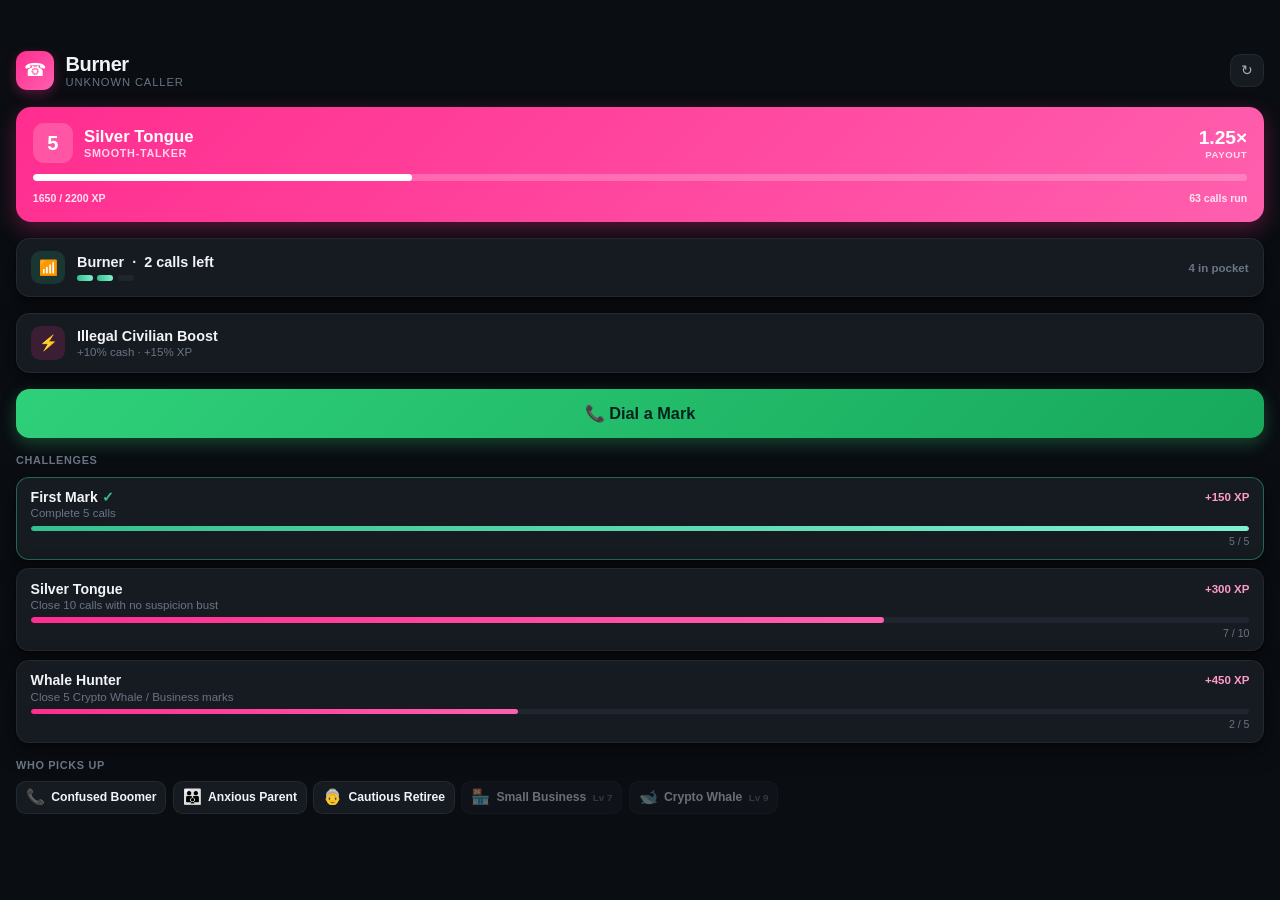
<file: ui/scamcenter/index.html>
<!DOCTYPE html>
<html lang="en">
<head>
<meta charset="utf-8"/>
<meta name="viewport" content="width=device-width, initial-scale=1"/>
<title>Burner</title>
<style>
/* ============================================================
   Burner — lb-phone app, built on the Zelli/MyChart (z-*) design
   system with a scam-pink accent. Dark, elevated cards, pill
   toasts, sticky call footer.
   ============================================================ */
*{margin:0;padding:0;box-sizing:border-box}
button{background:none;border:none;font-family:inherit;cursor:pointer;color:inherit}
body{visibility:hidden}

.z-app{
  --background-primary:#0a0d12; --background-elevated:#161b22; --background-highlight:#1f2630;
  --text-primary:#f1f3f7; --text-secondary:#a4adbc; --text-tertiary:#6b7484;
  --border:rgba(255,255,255,.06);
  --shadow:0 1px 2px rgba(0,0,0,.4),0 8px 24px rgba(0,0,0,.45);
  --accent:#ff2d8f; --accent2:#ff5fae; --accent-soft:rgba(255,45,143,.16); --accent-text:#ff9ac9;
  --positive:#34c08c; --positive-soft:rgba(52,192,140,.16);
  --negative:#e26a6a; --negative-soft:rgba(226,106,106,.16);
  --warn:#e4a93e; --warn-soft:rgba(228,169,62,.16);
  --hero-shadow:rgba(255,45,143,.30);
  --green:#2fd07a; --greendk:#17a85c;
  height:100vh; width:100%; position:relative; overflow:hidden;
  background:var(--background-primary); color:var(--text-primary);
  font-family:-apple-system,BlinkMacSystemFont,'SF Pro Text',Inter,'Segoe UI',sans-serif;
  font-size:14px; -webkit-font-smoothing:antialiased;
}
.z-screen{
  height:100%; width:100%; overflow-y:auto; overflow-x:hidden;
  padding:3.1rem 1rem 1.4rem; display:flex; flex-direction:column; gap:1rem;
}
.z-screen::-webkit-scrollbar{display:none}

/* brand header */
.z-header{display:flex; align-items:center; justify-content:space-between; padding:.1rem 0}
.z-brand{display:flex; align-items:center; gap:.7rem}
.z-brand-icon{
  width:2.4rem; height:2.4rem; border-radius:.7rem;
  background:linear-gradient(135deg,var(--accent),var(--accent2));
  color:#fff; display:flex; align-items:center; justify-content:center;
  box-shadow:0 4px 12px var(--hero-shadow); font-size:1.15rem;
}
.z-brand-name{font-size:1.25rem; font-weight:700; letter-spacing:-.02em}
.z-brand-sub{font-size:.7rem; color:var(--text-tertiary); font-weight:500; text-transform:uppercase; letter-spacing:.08em}
.z-refresh{
  width:2.1rem; height:2.1rem; border-radius:.65rem; font-size:.85rem;
  background:var(--background-elevated); border:1px solid var(--border); color:var(--text-secondary);
}
.z-refresh:active{background:var(--background-highlight)}

/* level hero */
.sc-hero{
  background:linear-gradient(135deg,var(--accent),var(--accent2));
  color:#fff; border-radius:.95rem; padding:1rem 1.05rem 1.1rem;
  box-shadow:0 8px 22px var(--hero-shadow); display:flex; flex-direction:column; gap:.7rem;
}
.sc-hero-top{display:flex; align-items:center; justify-content:space-between}
.sc-lvl{display:flex; align-items:center; gap:.7rem}
.sc-lvl .num{
  width:2.5rem; height:2.5rem; border-radius:.7rem; background:rgba(255,255,255,.18);
  display:flex; align-items:center; justify-content:center; font-size:1.25rem; font-weight:800;
}
.sc-lvl .ttl{font-size:1.05rem; font-weight:700}
.sc-lvl .sub{font-size:.68rem; opacity:.8; text-transform:uppercase; letter-spacing:.06em; font-weight:600}
.sc-mult{text-align:right}
.sc-mult .m{font-size:1.2rem; font-weight:800}
.sc-mult .l{font-size:.6rem; opacity:.8; text-transform:uppercase; letter-spacing:.06em; font-weight:700}
.sc-xp{height:.42rem; background:rgba(255,255,255,.22); border-radius:.3rem; overflow:hidden}
.sc-xp>div{height:100%; background:#fff; border-radius:.3rem; transition:width .5s}
.sc-xptext{font-size:.66rem; opacity:.85; font-weight:600; display:flex; justify-content:space-between}

/* burner + boost rows */
.sc-row{
  background:var(--background-elevated); border:1px solid var(--border); border-radius:.85rem;
  padding:.75rem .9rem; box-shadow:var(--shadow); display:flex; align-items:center; gap:.75rem;
}
.sc-row .ic{
  width:2.1rem; height:2.1rem; border-radius:.6rem; flex:none; font-size:.95rem;
  display:flex; align-items:center; justify-content:center; background:var(--accent-soft); color:var(--accent-text);
}
.sc-row.pos .ic{background:var(--positive-soft); color:var(--positive)}
.sc-row .body{flex:1; min-width:0}
.sc-row .t{font-size:.9rem; font-weight:600}
.sc-row .s{font-size:.72rem; color:var(--text-tertiary); margin-top:.1rem}
.sc-pips{display:flex; gap:.28rem; margin-top:.3rem}
.sc-pips i{width:1rem; height:.42rem; border-radius:.2rem; background:var(--background-highlight)}
.sc-pips i.on{background:linear-gradient(90deg,var(--positive),#7ff0d0)}

/* dial button */
.sc-dial{
  width:100%; padding:.95rem; border-radius:.85rem; font-size:1.02rem; font-weight:800;
  color:#04231a; background:linear-gradient(135deg,var(--green),var(--greendk));
  box-shadow:0 6px 16px rgba(47,208,122,.28); display:flex; align-items:center; justify-content:center; gap:.55rem;
  transition:transform .12s;
}
.sc-dial:active{transform:scale(.985)}
.sc-flag{
  text-align:center; padding:.85rem; border-radius:.8rem; background:var(--negative-soft);
  border:1px solid rgba(226,106,106,.4); color:#f2a3a3; font-size:.82rem; font-weight:600;
}

/* section label + challenge/mark lists */
.z-section-label{
  font-size:.68rem; text-transform:uppercase; letter-spacing:.06em; font-weight:700;
  color:var(--text-tertiary); margin-bottom:-.35rem;
}
.z-list{display:flex; flex-direction:column; gap:.55rem}
.z-card{
  text-align:left; width:100%; background:var(--background-elevated);
  border:1px solid var(--border); border-radius:.8rem; padding:.7rem .85rem; box-shadow:var(--shadow);
}
.z-card.done{border-color:rgba(52,192,140,.45)}
.ch-top{display:flex; justify-content:space-between; align-items:center}
.ch-name{font-size:.88rem; font-weight:600}
.ch-name .chk{color:var(--positive)}
.ch-xp{font-size:.72rem; font-weight:700; color:var(--accent-text)}
.ch-desc{font-size:.72rem; color:var(--text-tertiary); margin:.15rem 0 .4rem}
.ch-bar{height:.35rem; background:var(--background-highlight); border-radius:.25rem; overflow:hidden}
.ch-bar>div{height:100%; background:linear-gradient(90deg,var(--accent),var(--accent2)); border-radius:.25rem}
.z-card.done .ch-bar>div{background:linear-gradient(90deg,var(--positive),#7ff0d0)}
.ch-prog{font-size:.66rem; color:var(--text-tertiary); text-align:right; margin-top:.25rem}

.sc-marks{display:flex; flex-wrap:wrap; gap:.4rem}
.sc-mk{
  display:flex; align-items:center; gap:.4rem; background:var(--background-elevated);
  border:1px solid var(--border); border-radius:.6rem; padding:.4rem .55rem; font-size:.76rem; font-weight:600;
}
.sc-mk.locked{opacity:.42}
.sc-mk .em{font-size:.95rem}
.sc-mk .lk{font-size:.62rem; color:var(--text-tertiary)}

/* ── call screen ── */
.sc-callhead{text-align:center; display:flex; flex-direction:column; align-items:center; gap:.15rem; padding-top:.2rem}
.sc-avatar{
  width:5.2rem; height:5.2rem; border-radius:50%; display:flex; align-items:center; justify-content:center;
  font-size:2.6rem; background:radial-gradient(circle at 50% 38%, #262d38, #161b22);
  border:2px solid #2c3542; box-shadow:0 8px 20px rgba(0,0,0,.4); margin-bottom:.4rem;
}
.sc-callname{font-size:1.3rem; font-weight:800}
.sc-callsub{font-size:.78rem; color:var(--accent-text); font-weight:600}
.sc-timer{display:flex; align-items:center; gap:.4rem; color:var(--text-tertiary); font-size:.74rem; font-weight:600; font-variant-numeric:tabular-nums; margin-top:.15rem}
.sc-timer .rec{width:.42rem; height:.42rem; border-radius:50%; background:var(--negative); animation:blink 1.3s infinite}
.sc-timer .bl{color:var(--positive); font-weight:700}
@keyframes blink{0%,100%{opacity:1}50%{opacity:.25}}

.sc-meters{display:flex; flex-direction:column; gap:.55rem}
.sc-meter .ml{display:flex; justify-content:space-between; font-size:.66rem; font-weight:700; letter-spacing:.04em; text-transform:uppercase; color:var(--text-tertiary); margin-bottom:.25rem}
.sc-meter .ml span:last-child{color:var(--text-primary)}
.sc-track{height:.55rem; background:var(--background-highlight); border-radius:.35rem; overflow:hidden}
.sc-track>div{height:100%; width:0; border-radius:.35rem; transition:width .45s}
.sc-track.trust>div{background:linear-gradient(90deg,#1f9e7f,var(--positive))}
.sc-track.susp>div{background:linear-gradient(90deg,#b8434f,var(--negative))}
.sc-track.susp>div.hot{animation:pulse .7s infinite}
@keyframes pulse{0%,100%{filter:brightness(1)}50%{filter:brightness(1.5)}}

.sc-pot{background:var(--background-elevated); border:1px solid var(--border); border-radius:.8rem; padding:.7rem .9rem; box-shadow:var(--shadow)}
.sc-potrow{display:flex; justify-content:space-between; font-size:.8rem; color:var(--text-tertiary); font-weight:600}
.sc-potrow span:last-child{color:var(--text-primary); font-weight:800}
.sc-potrow.take{margin-top:.4rem; padding-top:.4rem; border-top:1px dashed var(--border)}
.sc-potrow.take span:last-child{color:var(--positive); font-size:1.05rem}

.sc-bubble{
  background:var(--background-highlight); border:1px solid var(--border); border-radius:.85rem;
  border-top-left-radius:.25rem; padding:.75rem .9rem; font-size:.86rem; line-height:1.5; font-style:italic; color:var(--text-primary);
}
.sc-opts{display:flex; flex-direction:column; gap:.5rem}
.sc-opt{
  width:100%; text-align:left; background:var(--background-elevated); border:1px solid var(--border);
  border-radius:.75rem; padding:.7rem .85rem; font-size:.82rem; font-weight:600; line-height:1.35;
  display:flex; gap:.6rem; align-items:flex-start; box-shadow:var(--shadow); transition:transform .1s,border-color .12s;
}
.sc-opt:active{transform:scale(.99)}
.sc-opt .n{color:var(--accent-text); font-weight:800; flex:none}
.sc-opt[disabled]{opacity:.5}

/* sticky call footer */
.sc-foot{
  position:sticky; bottom:0; margin:.2rem -1rem -1.4rem; padding:.7rem 1rem 1rem;
  display:flex; gap:.6rem; align-items:center;
  background:linear-gradient(to top, var(--background-primary) 68%, transparent);
}
.sc-end{
  width:3.1rem; height:3.1rem; flex:none; border-radius:50%; font-size:1.15rem; color:#fff;
  background:linear-gradient(135deg,#e26a6a,#c23a3a); box-shadow:0 5px 14px rgba(226,106,106,.32);
}
.sc-close{
  flex:1; padding:.9rem; border-radius:1.6rem; font-weight:800; font-size:.92rem; color:#04231a;
  background:linear-gradient(135deg,var(--green),var(--greendk)); box-shadow:0 6px 16px rgba(47,208,122,.28);
}
.sc-close[disabled]{opacity:.35; filter:grayscale(.5)}

/* ── ended / denied ── */
.sc-center{height:100%; display:flex; flex-direction:column; align-items:center; justify-content:center; text-align:center; gap:.3rem; padding:1rem}
.sc-ricon{font-size:3.4rem}
.sc-rtitle{font-size:1.5rem; font-weight:800; margin-top:.3rem}
.sc-rmsg{font-size:.85rem; color:var(--text-secondary); line-height:1.5; margin-top:.35rem; max-width:16rem}
.sc-rpay{font-size:2.3rem; font-weight:800; color:var(--positive); margin-top:.9rem}
.sc-rxp{font-size:.86rem; font-weight:700; color:var(--accent-text); margin-top:.1rem}
.sc-rwanted{margin-top:.9rem; padding:.55rem .9rem; border-radius:.7rem; background:var(--negative-soft); border:1px solid rgba(226,106,106,.5); color:#f2a3a3; font-weight:800; font-size:.8rem; letter-spacing:.04em}
.sc-rburner{margin-top:.7rem; font-size:.8rem; font-weight:600; color:var(--text-tertiary)}
.sc-rburner b{color:var(--positive)} .sc-rburner.tossed b{color:var(--negative)}
.sc-rbtns{display:flex; gap:.6rem; margin-top:1.4rem; width:100%; max-width:17rem}
.sc-rbtns button{flex:1; padding:.85rem; border-radius:.75rem; font-weight:800; font-size:.9rem}
.sc-again{color:#04231a; background:linear-gradient(135deg,var(--green),var(--greendk))}
.sc-done{background:var(--background-highlight); color:var(--text-secondary)}

/* toast */
.z-toast{
  position:absolute; bottom:1.2rem; left:50%; transform:translate(-50%) translateY(200%);
  background:var(--positive); color:#fff; padding:.55rem .95rem; border-radius:999px;
  font-size:.82rem; font-weight:600; box-shadow:0 6px 18px rgba(0,0,0,.3); z-index:60;
  display:inline-flex; align-items:center; gap:.5rem; max-width:88%;
  transition:transform .2s; pointer-events:none;
}
.z-toast.show{transform:translate(-50%) translateY(0)}
.z-toast.err{background:var(--negative)}

/* loading */
.z-load{height:100%; display:flex; flex-direction:column; align-items:center; justify-content:center; gap:.9rem; color:var(--text-tertiary); font-size:.85rem}
.z-spin{width:1.9rem; height:1.9rem; border-radius:50%; border:3px solid var(--background-highlight); border-top-color:var(--accent); animation:zsp .8s linear infinite}
@keyframes zsp{to{transform:rotate(360deg)}}
</style>
</head>
<body>
<div class="z-app" data-theme="dark" id="app">
  <div class="z-screen" id="screen">
    <div class="z-load"><div class="z-spin"></div><div>Booting the burner…</div></div>
  </div>
  <div class="z-toast" id="toast"><span id="ticon">✓</span><span id="toastmsg"></span></div>
</div>
<script>
var IN_GAME = !!window.invokeNative;
var RES = window.resourceName || 'sbm-scamcenter';

function el(id){ return document.getElementById(id); }
function esc(s){ return String(s==null?'':s).replace(/[&<>"']/g,function(c){ return {'&':'&amp;','<':'&lt;','>':'&gt;','"':'&quot;',"'":'&#39;'}[c]; }); }
function money(n){ n=Math.floor(Number(n)||0); return '$'+n.toString().replace(/\B(?=(\d{3})+(?!\d))/g,','); }
function pad(n){ return n<10?'0'+n:''+n; }
function mmss(s){ return pad(Math.floor(s/60))+':'+pad(s%60); }

/* ---------- header context for the live take ---------- */
var HDR = { multiplier:1, boostPayout:1 };

/* ---------- demo (browser preview only) ---------- */
var DEMO_HOME = {
  screen:'home', level:5, title:'Silver Tongue', multiplier:1.25, boostPayout:1.10,
  xp:1650, currentLevelXP:1400, nextLevelXP:2200, maxLevel:false, totalCalls:63,
  boost:{ label:'Illegal Civilian Boost', payout:1.10, xp:1.15 },
  burner:{ maxUses:3, usesLeft:2, held:4 }, currency:'$',
  challenges:[
    { id:'first_mark', label:'First Mark', desc:'Complete 5 calls', target:5, rewardXp:150, progress:5, done:true },
    { id:'silver', label:'Silver Tongue', desc:'Close 10 calls with no suspicion bust', target:10, rewardXp:300, progress:7, done:false },
    { id:'whale', label:'Whale Hunter', desc:'Close 5 Crypto Whale / Business marks', target:5, rewardXp:450, progress:2, done:false }
  ],
  marks:[
    { key:'boomer', label:'Confused Boomer', emoji:'📞', minLevel:1, unlocked:true },
    { key:'parent', label:'Anxious Parent', emoji:'👪', minLevel:3, unlocked:true },
    { key:'retiree', label:'Cautious Retiree', emoji:'👵', minLevel:5, unlocked:true },
    { key:'business', label:'Small Business', emoji:'🏪', minLevel:7, unlocked:false },
    { key:'crypto', label:'Crypto Whale', emoji:'🐋', minLevel:9, unlocked:false }
  ]
};
var DEMO_CALL = null;
function demoHeader(v){ v.level=5; v.title='Silver Tongue'; v.multiplier=1.25; v.boostPayout=1.10; v.xp=1650; v.currentLevelXP=1400; v.nextLevelXP=2200; v.maxLevel=false; v.totalCalls=63; v.boost=DEMO_HOME.boost; v.currency='$'; v.burner={maxUses:3,usesLeft:2,held:4}; return v; }
function demoCall(name,data){
  if(name==='scam:getState') return DEMO_CALL || DEMO_HOME;
  if(name==='scam:hangup'){ DEMO_CALL=null; return DEMO_HOME; }
  if(name==='scam:dial'){
    DEMO_CALL = demoHeader({ screen:'call', mark:{label:'Cautious Retiree',emoji:'👵'}, script:{label:'Grandkid in Trouble'},
      round:{ victim:"H-hello? Who is this? You sound just like my grandson...", options:[
        {text:"Grandma, it's me — please don't tell Mom, I'm in real trouble."},
        {text:"Yeah it's your grandson, send money, quick."},
        {text:"It's me... I got in an accident and didn't know who else to call."} ]},
      roundIndex:1, totalRounds:5, trust:0, susp:0, pot:1980, canClose:false, final:false });
    return DEMO_CALL;
  }
  if(name==='scam:pick'){
    if(!DEMO_CALL) return DEMO_HOME;
    DEMO_CALL.trust=Math.min(100,DEMO_CALL.trust+24); DEMO_CALL.susp=Math.min(100,DEMO_CALL.susp+11);
    DEMO_CALL.roundIndex=Math.min(DEMO_CALL.totalRounds,DEMO_CALL.roundIndex+1); DEMO_CALL.canClose=true;
    DEMO_CALL.round={ victim:"Oh no, sweetheart, are you hurt? What happened?!", options:[
      {text:"I'm okay, but they arrested me. I need bail before they book me."},
      {text:"Doesn't matter. Just wire the money before it's too late."},
      {text:"It's bad, Grandma... there's a lawyer here who can explain."} ]};
    return DEMO_CALL;
  }
  if(name==='scam:closeDeal'){
    var t=DEMO_CALL?DEMO_CALL.trust:60, pot=DEMO_CALL?DEMO_CALL.pot:1980;
    var pay=Math.floor(pot*(t/100)*1.25*1.10); DEMO_CALL=null;
    return demoHeader({ screen:'ended', result:'closed', payout:pay, gainedXp:24, boostLabel:'Illegal Civilian Boost', mark:'Cautious Retiree', trust:t, burnerResult:{burned:false,usesLeft:1,held:4} });
  }
  return DEMO_HOME;
}

function nui(name,data){
  if(!IN_GAME){ return new Promise(function(res){ setTimeout(function(){ res(demoCall(name,data||{})); }, 90); }); }
  return fetch('https://'+RES+'/'+name, { method:'POST', headers:{'Content-Type':'application/json; charset=UTF-8'}, body:JSON.stringify(data||{}) })
    .then(function(r){ return r.json(); }).catch(function(){ return {}; });
}

/* ---------- toast ---------- */
var toastTimer=null;
function toast(msg,isErr){
  var t=el('toast');
  t.classList.toggle('err',!!isErr);
  el('ticon').textContent = isErr?'⚠':'✓';
  el('toastmsg').textContent=msg;
  t.classList.add('show');
  if(toastTimer) clearTimeout(toastTimer);
  toastTimer=setTimeout(function(){ t.classList.remove('show'); }, 2600);
}

/* ---------- call timer ---------- */
var callSeconds=0, timer=null, prevScreen=null;
function ensureTimer(on){
  if(on){ if(!timer){ timer=setInterval(function(){ callSeconds++; var e=el('sc-timer-val'); if(e) e.textContent=mmss(callSeconds); }, 1000); } }
  else { if(timer){ clearInterval(timer); timer=null; } }
}

/* ---------- render ---------- */
function takeEstimate(pot,trust){ return Math.floor((pot||0)*((trust||0)/100)*(HDR.multiplier||1)*(HDR.boostPayout||1)); }

function render(v){
  if(!v){ return; }
  if(typeof v.multiplier==='number') HDR.multiplier=v.multiplier;
  if(typeof v.boostPayout==='number') HDR.boostPayout=v.boostPayout;

  if(v.screen!=='call') ensureTimer(false);

  if(v.screen==='denied') renderDenied(v);
  else if(v.screen==='call') renderCall(v);
  else if(v.screen==='ended') renderEnded(v);
  else renderHome(v);

  if(v.toast) toast(v.toast.msg, v.toast.err);
  prevScreen = v.screen;
}
window.__render = render; /* test hook */

function heroHTML(v){
  var floor=v.currentLevelXP||0, ceil=v.nextLevelXP||(floor+1);
  var pct = v.maxLevel?100:Math.max(0,Math.min(100,((v.xp-floor)/(ceil-floor))*100));
  var xpt = v.maxLevel ? (v.xp+' XP · MAX') : (v.xp+' / '+ceil+' XP');
  return '<div class="sc-hero">'+
    '<div class="sc-hero-top">'+
      '<div class="sc-lvl"><div class="num">'+v.level+'</div><div><div class="ttl">'+esc(v.title||'')+'</div><div class="sub">Smooth-Talker</div></div></div>'+
      '<div class="sc-mult"><div class="m">'+(v.multiplier||1).toFixed(2)+'×</div><div class="l">Payout</div></div>'+
    '</div>'+
    '<div class="sc-xp"><div style="width:'+pct+'%"></div></div>'+
    '<div class="sc-xptext"><span>'+esc(xpt)+'</span><span>'+(v.totalCalls||0)+' calls run</span></div>'+
  '</div>';
}

function burnerRowHTML(b){
  if(!b) return '';
  var max=b.maxUses||3, left=Math.max(0,b.usesLeft==null?max:b.usesLeft), pips='';
  for(var i=0;i<max;i++) pips+='<i class="'+(i<left?'on':'')+'"></i>';
  return '<div class="sc-row pos"><div class="ic">📶</div>'+
    '<div class="body"><div class="t">Burner &nbsp;·&nbsp; '+left+' call'+(left===1?'':'s')+' left</div>'+
    '<div class="sc-pips">'+pips+'</div></div>'+
    '<div class="meta" style="font-size:.72rem;color:var(--text-tertiary);font-weight:600">'+(b.held||0)+' in pocket</div></div>';
}

function renderHome(v){
  var boost = v.boost ? '<div class="sc-row"><div class="ic">⚡</div><div class="body"><div class="t">'+esc(v.boost.label)+'</div><div class="s">+'+Math.round((v.boost.payout-1)*100)+'% cash · +'+Math.round((v.boost.xp-1)*100)+'% XP</div></div></div>' : '';
  var dial = v.flaggedFor
    ? '<div class="sc-flag">⚠ Your number is flagged — lay low for '+v.flaggedFor+'s</div>'
    : '<button class="sc-dial" id="btn-dial">📞 Dial a Mark</button>';

  var chs='';
  (v.challenges||[]).forEach(function(ch){
    var pct=Math.max(0,Math.min(100,(ch.progress/ch.target)*100));
    chs+='<div class="z-card'+(ch.done?' done':'')+'"><div class="ch-top"><span class="ch-name">'+esc(ch.label)+(ch.done?' <span class="chk">✓</span>':'')+'</span><span class="ch-xp">+'+ch.rewardXp+' XP</span></div>'+
      '<div class="ch-desc">'+esc(ch.desc)+'</div><div class="ch-bar"><div style="width:'+pct+'%"></div></div>'+
      '<div class="ch-prog">'+ch.progress+' / '+ch.target+'</div></div>';
  });

  var mks='';
  (v.marks||[]).forEach(function(m){
    mks+='<div class="sc-mk'+(m.unlocked?'':' locked')+'"><span class="em">'+(m.emoji||'📞')+'</span>'+esc(m.label)+(m.unlocked?'':' <span class="lk">Lv '+m.minLevel+'</span>')+'</div>';
  });

  el('screen').innerHTML =
    '<div class="z-header"><div class="z-brand"><div class="z-brand-icon">☎</div>'+
      '<div><div class="z-brand-name">Burner</div><div class="z-brand-sub">Unknown Caller</div></div></div>'+
      '<button class="z-refresh" id="btn-refresh">↻</button></div>'+
    heroHTML(v)+ burnerRowHTML(v.burner)+ boost+ dial+
    '<div class="z-section-label">Challenges</div><div class="z-list">'+chs+'</div>'+
    '<div class="z-section-label">Who Picks Up</div><div class="sc-marks">'+mks+'</div>';

  if(el('btn-dial')) el('btn-dial').onclick=function(){ nui('scam:dial').then(render); };
  el('btn-refresh').onclick=function(){ nui('scam:getState').then(function(s){ render(s); toast('Up to date.'); }); };
}

function renderCall(v){
  if(prevScreen!=='call'){ callSeconds=0; }
  var t=v.trust||0, s=v.susp||0;
  var take=takeEstimate(v.pot,t);
  var opts='';
  if(v.round && v.round.options && v.round.options.length){
    v.round.options.forEach(function(o,i){
      opts+='<button class="sc-opt" data-i="'+(i+1)+'"><span class="n">'+(i+1)+'</span><span>'+esc(o.text)+'</span></button>';
    });
  }
  var bl = v.burner ? ' &nbsp;·&nbsp; <span class="bl">🔋'+Math.max(0,v.burner.usesLeft)+'</span>' : '';
  var vic = (v.round && v.round.victim) ? v.round.victim : 'So… are we doing this or not?';

  el('screen').innerHTML =
    '<div class="sc-callhead">'+
      '<div class="sc-avatar">'+((v.mark&&v.mark.emoji)||'📞')+'</div>'+
      '<div class="sc-callname">'+esc((v.mark&&v.mark.label)||'Unknown')+'</div>'+
      '<div class="sc-callsub">'+esc((v.script&&v.script.label)||'')+' · No Caller ID</div>'+
      '<div class="sc-timer"><span class="rec"></span><span id="sc-timer-val">'+mmss(callSeconds)+'</span> · '+
        (v.final?'Closing…':('Round '+(v.roundIndex||1)+'/'+(v.totalRounds||1)))+bl+'</div>'+
    '</div>'+
    '<div class="sc-meters">'+
      '<div class="sc-meter"><div class="ml"><span>Trust</span><span>'+t+'%</span></div><div class="sc-track trust"><div style="width:'+t+'%"></div></div></div>'+
      '<div class="sc-meter"><div class="ml"><span>Suspicion</span><span>'+s+'%</span></div><div class="sc-track susp"><div class="'+(s>=70?'hot':'')+'" style="width:'+s+'%"></div></div></div>'+
    '</div>'+
    '<div class="sc-pot"><div class="sc-potrow"><span>On the table</span><span>'+money(v.pot)+'</span></div>'+
      '<div class="sc-potrow take"><span>Your take now</span><span>'+money(take)+'</span></div></div>'+
    '<div class="sc-bubble">“'+esc(vic)+'”</div>'+
    '<div class="sc-opts">'+opts+'</div>'+
    '<div class="sc-foot"><button class="sc-end" id="btn-end">✕</button>'+
      '<button class="sc-close" id="btn-close"'+(v.canClose?'':' disabled')+'>💰 Close the Deal</button></div>';

  Array.prototype.forEach.call(document.querySelectorAll('.sc-opt'), function(b){
    b.onclick=function(){
      Array.prototype.forEach.call(document.querySelectorAll('.sc-opt'), function(x){ x.disabled=true; });
      nui('scam:pick',{ index:Number(b.getAttribute('data-i')) }).then(render);
    };
  });
  el('btn-end').onclick=function(){ nui('scam:hangup').then(render); };
  el('btn-close').onclick=function(){ if(!v.canClose) return; el('btn-close').disabled=true; nui('scam:closeDeal').then(render); };

  ensureTimer(true);
}

function renderEnded(v){
  ensureTimer(false);
  var icon='💰', title='Cashed Out', cls='';
  if(v.result==='closed'){ icon='💰'; title='Cashed Out'; }
  else if(v.result==='flop'){ icon='🥶'; title='They Flopped'; }
  else if(v.result==='reported'){ icon='🚨'; title='Reported'; }
  else { icon='📵'; title='Hung Up'; }

  var msg = v.message || (v.result==='closed' ? ((v.mark||'The mark')+' paid up at '+(v.trust||0)+'% trust.') : '');
  var pay = (v.payout!=null) ? '<div class="sc-rpay">+'+money(v.payout)+'</div>' : '';
  var xp = (v.gainedXp!=null) ? '<div class="sc-rxp">+'+v.gainedXp+' XP'+(v.boostLabel?'  ·  '+esc(v.boostLabel):'')+'</div>' : '';
  var wanted = v.reported ? '<div class="sc-rwanted">★ WANTED — ditch the burner</div>' : '';

  var burner='';
  var b=v.burnerResult;
  if(b){
    if(b.burned) burner='<div class="sc-rburner tossed">'+(b.held>0?('🔥 Burner tossed — <b>'+b.held+'</b> spare'+(b.held===1?'':'s')+' in your pocket'):'🔥 That was your last burner — grab another')+'</div>';
    else burner='<div class="sc-rburner">🔋 <b>'+b.usesLeft+'</b> call'+(b.usesLeft===1?'':'s')+' left on this burner</div>';
  }

  el('screen').innerHTML =
    '<div class="sc-center"><div class="sc-ricon">'+icon+'</div><div class="sc-rtitle">'+title+'</div>'+
      '<div class="sc-rmsg">'+esc(msg)+'</div>'+ pay+ xp+ wanted+ burner+
      '<div class="sc-rbtns"><button class="sc-again" id="btn-again">Dial Again</button><button class="sc-done" id="btn-done">Done</button></div></div>';

  el('btn-again').onclick=function(){ nui('scam:dial').then(render); };
  el('btn-done').onclick=function(){ nui('scam:getState').then(render); };
}

function renderDenied(v){
  el('screen').innerHTML =
    '<div class="sc-center"><div class="sc-ricon">🔒</div><div class="sc-rtitle">No Service</div>'+
    '<div class="sc-rmsg">This burner is dead in your hands. Not your line of work.</div></div>';
}

/* ---------- boot (hide the raw ui_page layer; only show in the phone) ---------- */
function boot(){ nui('scam:getState').then(render); }

if(!IN_GAME){
  document.body.style.visibility='visible';
  boot();
} else {
  var tries=0;
  (function wait(){
    if(window.getSettings){
      window.getSettings().then(function(s){
        el('app').setAttribute('data-theme', (s&&s.display&&s.display.theme)||'dark');
      }).catch(function(){}).then(function(){
        document.body.style.visibility='visible'; boot();
      });
      if(window.onSettingsChange){ window.onSettingsChange(function(s){ el('app').setAttribute('data-theme',(s&&s.display&&s.display.theme)||'dark'); }); }
    } else if(++tries<200){ setTimeout(wait,100); }
  })();
}

/* live refresh from the server (e.g. after an external change) */
window.addEventListener('message', function(e){
  var d=e.data; if(d && d.type==='refresh'){ nui('scam:getState').then(render); }
});
</script>



<style id="sbm-embed-fix">
  html,body{background:#0a0714 !important;}
  ::-webkit-scrollbar{width:8px;height:8px}
  ::-webkit-scrollbar-thumb{background:rgba(255,45,149,.35);border-radius:8px}
  ::-webkit-scrollbar-track{background:transparent}
</style>
</body>
</html>
</file>
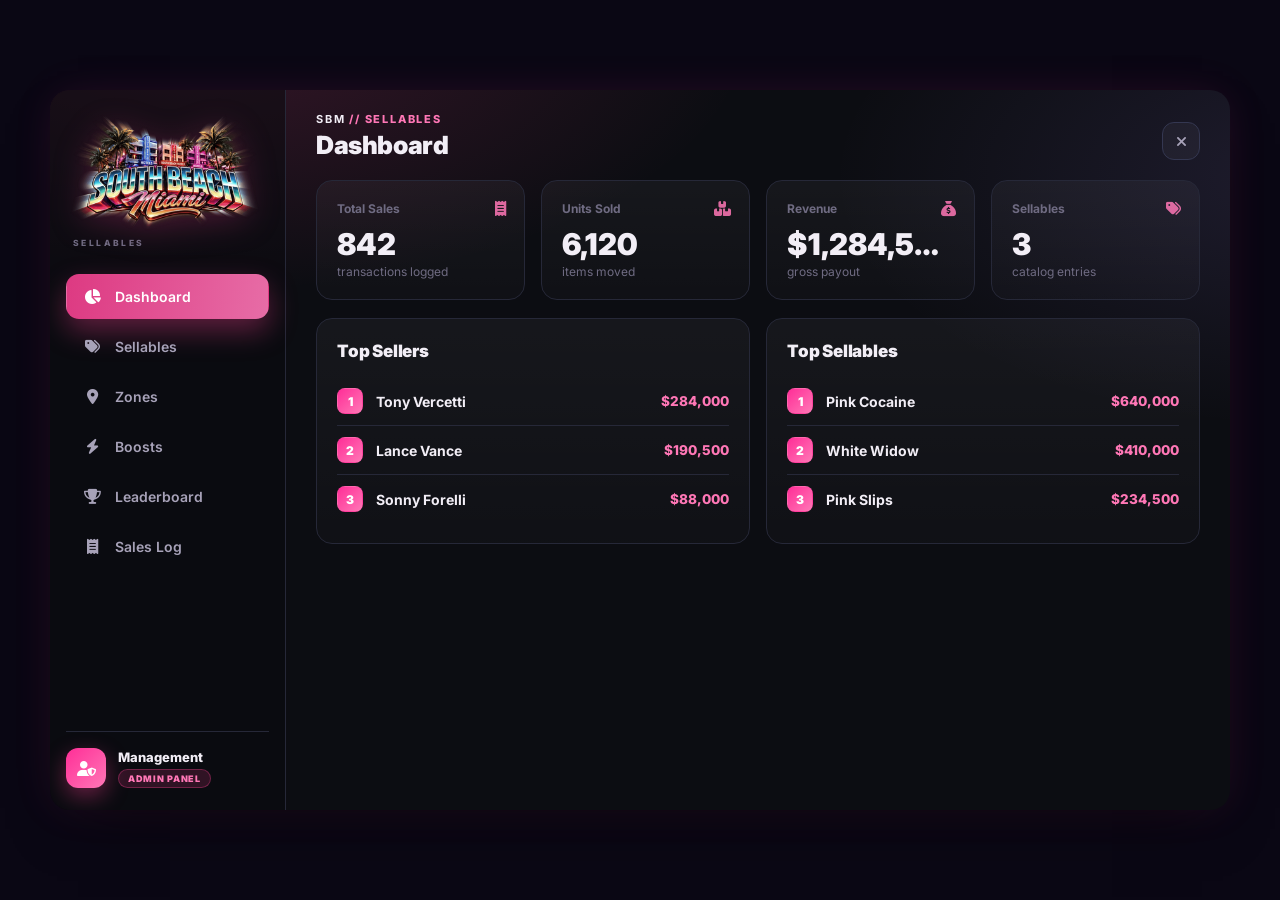
<file: ui/sellables/index.html>
<!doctype html>
<html>
<head>
<meta charset="utf-8">
<meta name="viewport" content="width=device-width, initial-scale=1">
<link rel="preconnect" href="https://fonts.googleapis.com">
<link href="https://fonts.googleapis.com/css2?family=Inter:wght@400;500;600;700;800;900&display=swap" rel="stylesheet">
<link rel="stylesheet" href="https://cdnjs.cloudflare.com/ajax/libs/font-awesome/6.5.1/css/all.min.css">
<link rel="stylesheet" href="style.css">
</head>
<body>

  <!-- ============ MANAGEMENT WINDOW ============ -->
  <div class="win" id="win-mgmt">
    <div class="side">
      <div class="brand">
        <img class="sbmlogo" src="[data-uri]" alt="South Beach Miami">
        <div class="bs2">SELLABLES</div>
      </div>
      <div class="nav" id="nav">
        <div class="nitem active" data-pane="dashboard"><i class="fa-solid fa-chart-pie"></i><span>Dashboard</span></div>
        <div class="nitem" data-pane="sellables"><i class="fa-solid fa-tags"></i><span>Sellables</span></div>
        <div class="nitem" data-pane="zones"><i class="fa-solid fa-location-dot"></i><span>Zones</span></div>
        <div class="nitem" data-pane="boosts"><i class="fa-solid fa-bolt"></i><span>Boosts</span></div>
        <div class="nitem" data-pane="leaderboard"><i class="fa-solid fa-trophy"></i><span>Leaderboard</span></div>
        <div class="nitem" data-pane="sales"><i class="fa-solid fa-receipt"></i><span>Sales Log</span></div>
      </div>
      <div class="me">
        <div class="av"><i class="fa-solid fa-user-shield"></i></div>
        <div><div class="mn">Management</div><span class="pill">ADMIN PANEL</span></div>
      </div>
    </div>

    <div class="main">
      <div class="top">
        <div>
          <div class="wm"><b>SBM</b> <span>// SELLABLES</span></div>
          <h1 id="page-title">Dashboard</h1>
        </div>
        <button class="xbtn" id="x-mgmt" title="Close"><i class="fa-solid fa-xmark"></i></button>
      </div>
      <div class="body">
        <div class="pane active" id="pane-dashboard"></div>
        <div class="pane" id="pane-sellables"></div>
        <div class="pane" id="pane-zones"></div>
        <div class="pane" id="pane-boosts"></div>
        <div class="pane" id="pane-leaderboard"></div>
        <div class="pane" id="pane-sales"></div>
      </div>
    </div>

    <!-- shared modal -->
    <div class="modal" id="modal"><div class="box"></div></div>
  </div>

  <script src="script.js"></script>



<style id="sbm-embed-fix">
  html,body{background:#0a0714 !important;}
  ::-webkit-scrollbar{width:8px;height:8px}
  ::-webkit-scrollbar-thumb{background:rgba(255,45,149,.35);border-radius:8px}
  ::-webkit-scrollbar-track{background:transparent}
</style>
</body>
</html>
</file>
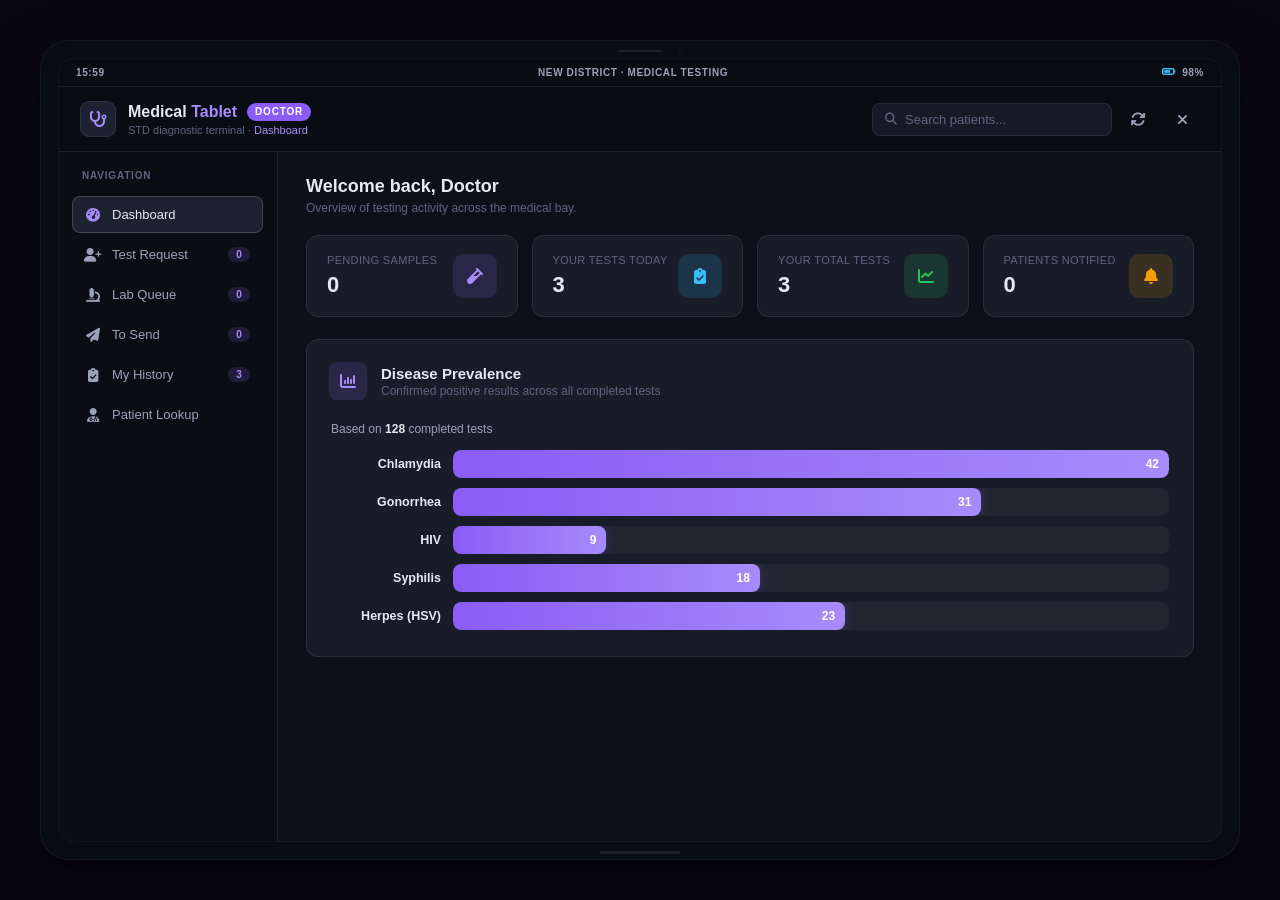
<file: ui/stds/index.html>
<!DOCTYPE html>
<html lang="en">
<head>
    <meta charset="UTF-8">
    <meta name="viewport" content="width=device-width, initial-scale=1.0">
    <title>Medical Tablet · STD Testing</title>
    <link rel="stylesheet" href="style.css?v=2">
    <link rel="stylesheet" href="https://cdnjs.cloudflare.com/ajax/libs/font-awesome/6.5.1/css/all.min.css">
</head>
<body class="hidden">
    <div id="app" class="hidden">
        <div class="tablet">
            <!-- Bezel decorations -->
            <div class="bezel-speaker"></div>
            <div class="bezel-camera"></div>
            <div class="bezel-home"></div>

            <div class="screen">
                <!-- Status bar -->
                <div class="status-bar">
                    <span class="status-time" id="status-time">--:--</span>
                    <span class="status-brand">NEW DISTRICT · MEDICAL TESTING</span>
                    <span class="status-battery">
                        <i class="fa-solid fa-battery-three-quarters"></i>
                        <span>98%</span>
                    </span>
                </div>

                <div class="panel">

                    <!-- HEADER -->
                    <header class="panel-header">
                        <div class="brand">
                            <div class="brand-icon">
                                <i class="fa-solid fa-stethoscope"></i>
                            </div>
                            <div class="brand-text">
                                <div class="brand-title">Medical <span class="accent">Tablet</span><span id="mode-badge" class="mode-badge">DOCTOR</span></div>
                                <div class="brand-sub">STD diagnostic terminal · <span id="brand-section">Dashboard</span></div>
                            </div>
                        </div>

                        <div class="header-actions">
                            <div class="search-box">
                                <i class="fa-solid fa-magnifying-glass"></i>
                                <input id="quick-search" type="text" placeholder="Search patients..." />
                            </div>
                            <button class="icon-btn" id="btn-refresh" title="Refresh">
                                <i class="fa-solid fa-arrows-rotate"></i>
                            </button>
                            <button class="icon-btn close" id="btn-close" title="Close">
                                <i class="fa-solid fa-xmark"></i>
                            </button>
                        </div>
                    </header>

                    <!-- BODY -->
                    <div class="panel-body">

                        <!-- LEFT NAV -->
                        <nav class="sidebar" id="doctor-nav">
                            <div class="nav-label">NAVIGATION</div>
                            <button class="nav-item active" data-section="dashboard">
                                <span class="nav-icon"><i class="fa-solid fa-gauge-high"></i></span>
                                Dashboard
                            </button>
                            <button class="nav-item" data-section="request">
                                <span class="nav-icon"><i class="fa-solid fa-user-plus"></i></span>
                                Test Request
                                <span class="nav-pill" id="pill-nearby">0</span>
                            </button>
                            <button class="nav-item" data-section="appointment" id="nav-appointment" style="display:none;">
                                <span class="nav-icon"><i class="fa-solid fa-notes-medical"></i></span>
                                Current Appointment
                                <span class="nav-pill nav-pill-live" id="pill-appointment">●</span>
                            </button>
                            <button class="nav-item" data-section="labqueue">
                                <span class="nav-icon"><i class="fa-solid fa-microscope"></i></span>
                                Lab Queue
                                <span class="nav-pill" id="pill-labqueue">0</span>
                            </button>
                            <button class="nav-item" data-section="tosend">
                                <span class="nav-icon"><i class="fa-solid fa-paper-plane"></i></span>
                                To Send
                                <span class="nav-pill" id="pill-tosend">0</span>
                            </button>
                            <button class="nav-item" data-section="mytests">
                                <span class="nav-icon"><i class="fa-solid fa-clipboard-check"></i></span>
                                My History
                                <span class="nav-pill" id="pill-mytests">0</span>
                            </button>
                            <button class="nav-item" data-section="lookup">
                                <span class="nav-icon"><i class="fa-solid fa-user-doctor"></i></span>
                                Patient Lookup
                            </button>
                        </nav>

                        <!-- MAIN -->
                        <main class="content">

                            <!-- =================== DASHBOARD =================== -->
                            <section id="section-dashboard" class="section active">
                                <div class="section-head">
                                    <h2>Welcome back, Doctor</h2>
                                    <p>Overview of testing activity across the medical bay.</p>
                                </div>

                                <div class="stat-grid">
                                    <div class="stat-card">
                                        <div>
                                            <div class="stat-label">PENDING SAMPLES</div>
                                            <div class="stat-value" id="s-pending">0</div>
                                        </div>
                                        <div class="stat-icon icon-purple"><i class="fa-solid fa-vial"></i></div>
                                    </div>
                                    <div class="stat-card">
                                        <div>
                                            <div class="stat-label">YOUR TESTS TODAY</div>
                                            <div class="stat-value" id="s-today">0</div>
                                        </div>
                                        <div class="stat-icon icon-blue"><i class="fa-solid fa-clipboard-check"></i></div>
                                    </div>
                                    <div class="stat-card">
                                        <div>
                                            <div class="stat-label">YOUR TOTAL TESTS</div>
                                            <div class="stat-value" id="s-total">0</div>
                                        </div>
                                        <div class="stat-icon icon-green"><i class="fa-solid fa-chart-line"></i></div>
                                    </div>
                                    <div class="stat-card">
                                        <div>
                                            <div class="stat-label">PATIENTS NOTIFIED</div>
                                            <div class="stat-value" id="s-notified">0</div>
                                        </div>
                                        <div class="stat-icon icon-orange"><i class="fa-solid fa-bell"></i></div>
                                    </div>
                                </div>

                                <div class="card">
                                    <div class="card-head">
                                        <div class="card-icon"><i class="fa-solid fa-chart-column"></i></div>
                                        <div>
                                            <div class="card-title">Disease Prevalence</div>
                                            <div class="card-sub">Confirmed positive results across all completed tests</div>
                                        </div>
                                    </div>
                                    <div class="disease-chart" id="disease-chart">
                                        <div class="empty-state">No completed tests yet.</div>
                                    </div>
                                </div>
                            </section>

                            <!-- =================== TEST REQUEST =================== -->
                            <section id="section-request" class="section">
                                <div class="section-head">
                                    <h2>New Test Request</h2>
                                    <p>People near you. Select a patient to send them an STD test request.</p>
                                </div>

                                <div class="nearby-head">
                                    <span class="nearby-label">
                                        <i class="fa-solid fa-location-crosshairs"></i> Nearby Patients
                                    </span>
                                    <span class="nearby-meta" id="nearby-meta">Refreshing…</span>
                                </div>
                                <div class="leaderboard" id="nearby-list">
                                    <div class="empty-state">Looking for people nearby…</div>
                                </div>
                            </section>

                            <!-- =================== CURRENT APPOINTMENT =================== -->
                            <section id="section-appointment" class="section">
                                <div class="section-head">
                                    <h2>Current Appointment</h2>
                                    <p>Live tracking for the patient you're currently treating.</p>
                                </div>

                                <div id="appointment-empty" class="empty-state">
                                    No active appointment. Send a test request to begin.
                                </div>

                                <div id="appointment-card" class="appointment-card" style="display:none;">
                                    <!-- Patient header -->
                                    <div class="appt-header">
                                        <div class="appt-avatar" id="appt-avatar">—</div>
                                        <div class="appt-id">
                                            <div class="appt-name" id="appt-name">—</div>
                                            <div class="appt-sub" id="appt-stage">Awaiting acceptance…</div>
                                        </div>
                                        <button class="btn btn-danger btn-sm" id="appt-cancel">
                                            <i class="fa-solid fa-xmark"></i> Cancel
                                        </button>
                                    </div>

                                    <!-- Stepper: full flow -->
                                    <div class="appt-stepper">
                                        <div class="appt-step" data-step="0">
                                            <div class="appt-step-dot"><i class="fa-solid fa-paper-plane"></i></div>
                                            <div class="appt-step-label">Request Sent</div>
                                        </div>
                                        <div class="appt-step-line"></div>
                                        <div class="appt-step" data-step="1">
                                            <div class="appt-step-dot"><i class="fa-solid fa-circle-check"></i></div>
                                            <div class="appt-step-label">Accepted</div>
                                        </div>
                                        <div class="appt-step-line"></div>
                                        <div class="appt-step" data-step="2">
                                            <div class="appt-step-dot"><i class="fa-solid fa-bed-pulse"></i></div>
                                            <div class="appt-step-label">On Bed</div>
                                        </div>
                                        <div class="appt-step-line"></div>
                                        <div class="appt-step" data-step="3">
                                            <div class="appt-step-dot"><i class="fa-solid fa-syringe"></i></div>
                                            <div class="appt-step-label">Samples <span id="appt-samples">0/3</span></div>
                                        </div>
                                        <div class="appt-step-line"></div>
                                        <div class="appt-step" data-step="4">
                                            <div class="appt-step-dot"><i class="fa-solid fa-microscope"></i></div>
                                            <div class="appt-step-label">Lab Testing</div>
                                        </div>
                                        <div class="appt-step-line"></div>
                                        <div class="appt-step" data-step="5">
                                            <div class="appt-step-dot"><i class="fa-solid fa-file-medical"></i></div>
                                            <div class="appt-step-label">Paperwork</div>
                                        </div>
                                    </div>

                                    <!-- Sample draw progress -->
                                    <div class="appt-block" id="appt-samples-block">
                                        <div class="appt-block-title">
                                            <i class="fa-solid fa-droplet"></i> Blood Samples
                                        </div>
                                        <div class="appt-samples-row" id="appt-samples-dots"></div>
                                    </div>

                                    <!-- Panel progress -->
                                    <div class="appt-block" id="appt-panels-block" style="display:none;">
                                        <div class="appt-block-title">
                                            <i class="fa-solid fa-vials"></i> Test Panels
                                        </div>
                                        <div class="appt-panels" id="appt-panels"></div>
                                    </div>

                                    <!-- Quick action -->
                                    <div class="appt-action" id="appt-action"></div>
                                </div>
                            </section>

                            <!-- =================== LAB QUEUE =================== -->
                            <section id="section-labqueue" class="section">
                                <div class="section-head">
                                    <h2>Lab Queue</h2>
                                    <p>Sample sets you've collected. Each set has 3 separate test panels — run them, wait for incubation, then file the paperwork.</p>
                                </div>
                                <div class="leaderboard" id="labqueue-list">
                                    <div class="empty-state">No sample sets waiting. Draw blood from a patient first.</div>
                                </div>
                            </section>

                            <!-- =================== TO SEND =================== -->
                            <section id="section-tosend" class="section">
                                <div class="section-head">
                                    <h2>Pending Release</h2>
                                    <p>Filed paperwork waiting to be released to patients. Review during the appointment, then click <strong>Send</strong> to release to their MyChart.</p>
                                </div>
                                <div class="leaderboard" id="tosend-list">
                                    <div class="empty-state">Nothing waiting to send.</div>
                                </div>
                            </section>

                            <!-- =================== MY HISTORY =================== -->
                            <section id="section-mytests" class="section">
                                <div class="section-head">
                                    <h2>My Completed Tests</h2>
                                    <p>Tests you have personally handled from sample to result.</p>
                                </div>
                                <div class="leaderboard" id="mytests-list">
                                    <div class="empty-state">You haven't completed any tests yet.</div>
                                </div>
                            </section>

                            <!-- =================== PATIENT LOOKUP =================== -->
                            <section id="section-lookup" class="section">
                                <div class="section-head">
                                    <h2>Patient Records Lookup</h2>
                                    <p>Search across all test results by patient name or citizen ID.</p>
                                </div>
                                <div class="search-box light">
                                    <i class="fa-solid fa-magnifying-glass"></i>
                                    <input id="lookup-input" type="text" placeholder="Name or citizen ID..." />
                                </div>
                                <div class="leaderboard" id="lookup-results" style="margin-top:16px;">
                                    <div class="empty-state">Start typing to search.</div>
                                </div>
                            </section>

                        </main>
                    </div>
                </div>
            </div>
        </div>

        <!-- =================== MINIGAME MODAL =================== -->
        <div id="minigame-modal" class="modal hidden">
            <div class="modal-backdrop"></div>
            <div class="modal-window mg-window">
                <div class="modal-head">
                    <div>
                        <div class="modal-title">
                            <i class="fa-solid fa-microscope"></i>
                            Laboratory Test
                        </div>
                        <div class="modal-sub" id="mg-subtitle">Follow proper procedure for each step.</div>
                    </div>
                    <button class="icon-btn close" id="mg-close" title="Abort">
                        <i class="fa-solid fa-xmark"></i>
                    </button>
                </div>
                <div class="modal-body">
                    <!-- Step indicator -->
                    <div class="mg-steps" id="mg-steps"></div>

                    <!-- Stage area: filled by JS per step -->
                    <div class="mg-stage" id="mg-stage"></div>

                    <!-- Timer + actions -->
                    <div class="mg-footer">
                        <div class="mg-timer">
                            <i class="fa-solid fa-clock"></i>
                            <span id="mg-timer-text">--</span>
                        </div>
                        <div class="mg-actions">
                            <button class="btn" id="mg-retry" disabled><i class="fa-solid fa-rotate-left"></i> Retry Step</button>
                            <button class="btn btn-primary" id="mg-next" disabled><i class="fa-solid fa-forward"></i> Next Step</button>
                        </div>
                    </div>
                </div>
            </div>
        </div>

        <!-- =================== RESULTS ENTRY MODAL =================== -->
        <div id="results-modal" class="modal hidden">
            <div class="modal-backdrop"></div>
            <div class="modal-window">
                <div class="modal-head">
                    <div>
                        <div class="modal-title">
                            <i class="fa-solid fa-file-medical"></i>
                            Patient Paperwork
                        </div>
                        <div class="modal-sub" id="results-sub">Patient: —</div>
                    </div>
                    <button class="icon-btn close" id="results-close" title="Close">
                        <i class="fa-solid fa-xmark"></i>
                    </button>
                </div>
                <div class="modal-body">
                    <div class="paperwork-section">
                        <div class="paperwork-label">
                            <i class="fa-solid fa-vial"></i> Diagnosis (per disease)
                        </div>
                        <div class="results-grid" id="results-grid"></div>
                    </div>

                    <div class="paperwork-section">
                        <label class="paperwork-label" for="results-notes-input">
                            <i class="fa-solid fa-clipboard"></i> Doctor's notes
                        </label>
                        <textarea id="results-notes-input" rows="3" placeholder="Clinical observations, sample quality, anything noteworthy..."></textarea>
                    </div>

                    <div class="paperwork-section">
                        <label class="paperwork-label" for="results-treatment-input">
                            <i class="fa-solid fa-prescription-bottle-medical"></i> Treatment plan
                        </label>
                        <textarea id="results-treatment-input" rows="3" placeholder="Prescribed medication, dosage, duration..."></textarea>
                    </div>

                    <div class="paperwork-section">
                        <label class="paperwork-label" for="results-followup-input">
                            <i class="fa-solid fa-calendar-check"></i> Follow-up
                        </label>
                        <textarea id="results-followup-input" rows="2" placeholder="Next appointment, re-test schedule, referrals..."></textarea>
                    </div>

                    <div class="results-actions">
                        <button class="btn" id="results-cancel">Cancel</button>
                        <button class="btn btn-primary" id="results-submit">
                            <i class="fa-solid fa-paper-plane"></i>
                            Submit & Notify Patient
                        </button>
                    </div>
                </div>
            </div>
        </div>

        <!-- =================== PATIENT VIEW =================== -->
        <div id="patient-view" class="modal hidden">
            <div class="modal-backdrop"></div>
            <div class="modal-window">
                <div class="modal-head">
                    <div>
                        <div class="modal-title">
                            <i class="fa-solid fa-file-medical"></i>
                            Your Test Results
                        </div>
                        <div class="modal-sub">Confidential medical information</div>
                    </div>
                    <button class="icon-btn close" id="patient-close" title="Close">
                        <i class="fa-solid fa-xmark"></i>
                    </button>
                </div>
                <div class="modal-body">
                    <div id="patient-results-list"></div>
                </div>
            </div>
        </div>

        <!-- Toast stack -->
        <div class="toast-stack" id="toast-stack"></div>
    </div>

    <!-- =================== PATIENT CONSENT POPUP =================== -->
    <!-- Lives OUTSIDE #app so it can show when the tablet isn't open. -->
    <div id="consent-popup" class="consent-popup hidden">
        <div class="consent-backdrop"></div>
        <div class="consent-card">
            <div class="consent-icon">
                <i class="fa-solid fa-stethoscope"></i>
            </div>
            <div class="consent-eyebrow">Medical Request</div>
            <div class="consent-title">STD Test Requested</div>
            <div class="consent-body">
                <strong id="consent-doctor">Dr. —</strong>
                wants to run an STD test on you. Three blood samples will be drawn after you lay down on a bed.
            </div>
            <div class="consent-actions">
                <button class="consent-btn consent-decline" id="consent-decline">
                    <i class="fa-solid fa-xmark"></i> Decline
                </button>
                <button class="consent-btn consent-accept" id="consent-accept">
                    <i class="fa-solid fa-check"></i> Accept
                </button>
            </div>
            <div class="consent-timer">
                <div class="consent-timer-bar" id="consent-timer-bar"></div>
            </div>
            <div class="consent-meta">
                Auto-declines in <span id="consent-countdown">20</span>s
            </div>
        </div>
    </div>

    <script src="script.js?v=2"></script>



<style id="sbm-embed-fix">
  html,body{background:#0a0714 !important;}
  ::-webkit-scrollbar{width:8px;height:8px}
  ::-webkit-scrollbar-thumb{background:rgba(255,45,149,.35);border-radius:8px}
  ::-webkit-scrollbar-track{background:transparent}
</style>

<script>(function(){function __sbmBoot(){try{

var SBM_STD_DEMO = {
  totalTests:128, doctorId:7,
  diseases:[
    {id:'chlamydia', name:'Chlamydia'},
    {id:'gonorrhea', name:'Gonorrhea'},
    {id:'hiv', name:'HIV'},
    {id:'syphilis', name:'Syphilis'},
    {id:'herpes', name:'Herpes (HSV)'}
  ],
  diseaseStats:{ chlamydia:42, gonorrhea:31, hiv:9, syphilis:18, herpes:23 },
  samples:[],
  myTests:[
    {patient_name:'Jane Doe', disease:'chlamydia', result:'positive', tested_at:Math.floor(Date.now()/1000)-3600},
    {patient_name:'Rick Vance', disease:'hiv', result:'negative', tested_at:Math.floor(Date.now()/1000)-7200},
    {patient_name:'Mia Cortez', disease:'gonorrhea', result:'positive', tested_at:Math.floor(Date.now()/1000)-10800}
  ],
  config:{samplesRequired:3}
};
window.postMessage({action:'open', mode:'doctor', tab:'dashboard'}, '*');
window.postMessage({action:'panel:data', data:SBM_STD_DEMO}, '*');

}catch(e){console.error('SBM demo boot',e);}}if(document.readyState==='loading'){document.addEventListener('DOMContentLoaded',function(){setTimeout(__sbmBoot,60);});}else{setTimeout(__sbmBoot,60);}})();</script>
</body>
</html>
</file>
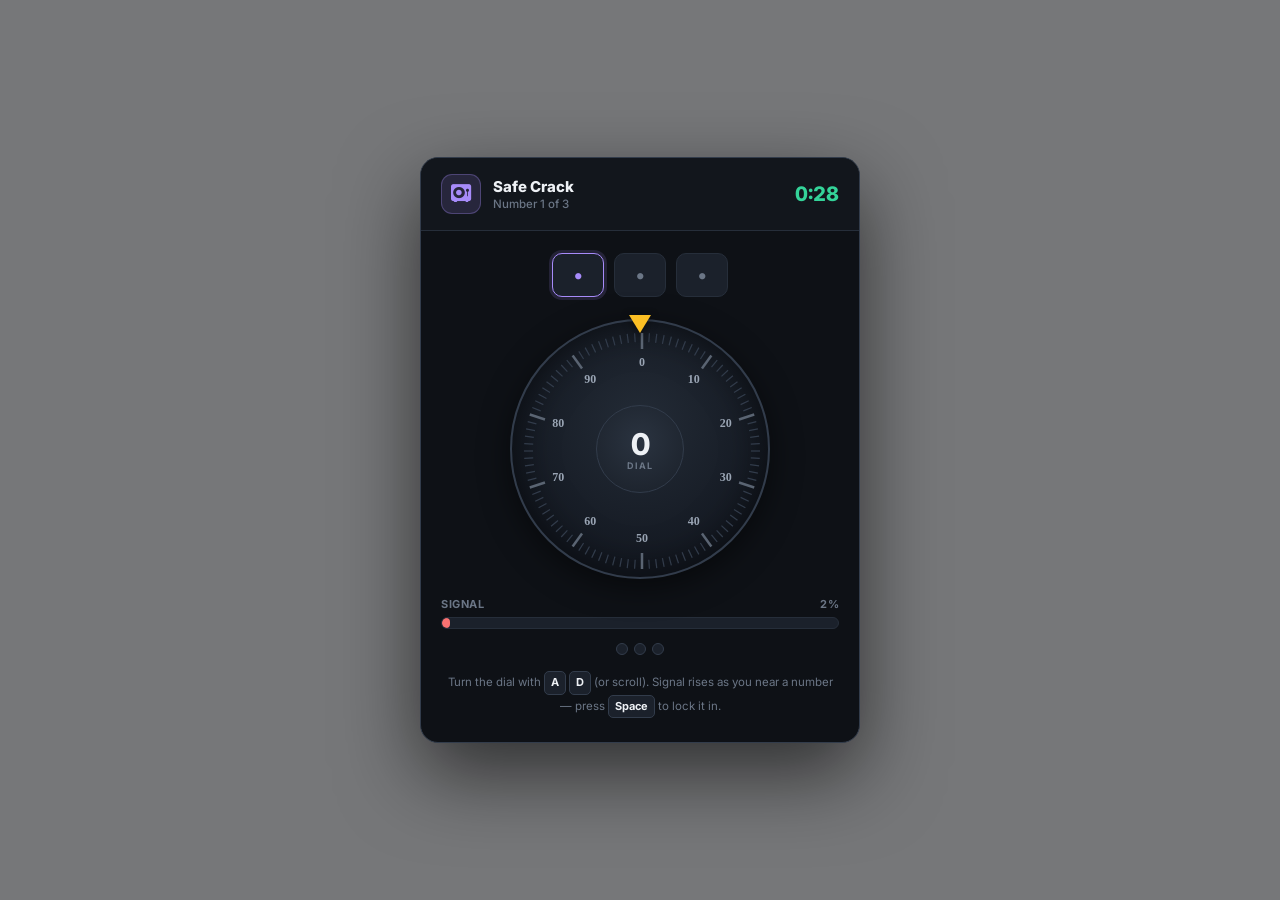
<file: ui/robbery/safe_crack.html>
<!DOCTYPE html>
<html lang="en"><head>
<meta charset="UTF-8"><meta name="viewport" content="width=device-width, initial-scale=1.0">
<title>SBM Safe Crack</title>
<link rel="stylesheet" href="https://cdnjs.cloudflare.com/ajax/libs/font-awesome/6.5.1/css/all.min.css">
<style>
@import url('https://fonts.googleapis.com/css2?family=Inter:wght@400;500;600;700;800&display=swap');
:root{
  --bg:#0e1116;--surface:#151a21;--surface-2:#1b212b;--border:#262e3a;--border-light:#323c4b;
  --text:#eef1f5;--text-2:#9aa5b4;--text-3:#6b7686;
  --violet:#a78bfa;--green:#34d399;--yellow:#fbbf24;--red:#f87171;--blue:#38bdf8;
  --font:'Inter',sans-serif;
}
*{margin:0;padding:0;box-sizing:border-box}
html,body{width:100%;height:100%;overflow:hidden;background:transparent;font-family:var(--font);color:var(--text);user-select:none}
body{display:none}body.show{display:block}
.wrap{position:fixed;inset:0;display:flex;align-items:center;justify-content:center;background:rgba(6,8,12,.55);backdrop-filter:blur(3px)}
.mg{width:440px;background:var(--bg);border:1px solid var(--border-light);border-radius:18px;overflow:hidden;box-shadow:0 30px 80px rgba(0,0,0,.6);animation:pop .24s ease}
@keyframes pop{from{transform:translateY(12px) scale(.98);opacity:0}to{transform:none;opacity:1}}
.hd{display:flex;align-items:center;gap:12px;padding:16px 20px;border-bottom:1px solid var(--border);background:rgba(20,26,33,.6)}
.hd .ic{width:40px;height:40px;flex:none;border-radius:11px;display:flex;align-items:center;justify-content:center;background:color-mix(in srgb,var(--violet) 14%,transparent);border:1px solid color-mix(in srgb,var(--violet) 30%,transparent)}
.hd .ic i{color:var(--violet);font-size:18px}
.hd .t{font-size:15px;font-weight:800}
.hd .t span{display:block;font-size:11.5px;font-weight:500;color:var(--text-3);margin-top:1px}
.hd .timer{margin-left:auto;font-size:20px;font-weight:800;font-variant-numeric:tabular-nums;color:var(--green)}
.hd .timer.warn{color:var(--yellow)}.hd .timer.crit{color:var(--red)}
.body{padding:22px 20px 24px;display:flex;flex-direction:column;align-items:center}

/* combo pips */
.pips{display:flex;gap:10px;margin-bottom:18px}
.pip{width:52px;height:44px;border-radius:10px;background:var(--surface-2);border:1px solid var(--border);display:flex;align-items:center;justify-content:center;font-size:20px;font-weight:800;color:var(--text-3);transition:all .2s}
.pip.active{border-color:var(--violet);color:var(--violet);box-shadow:0 0 0 3px color-mix(in srgb,var(--violet) 14%,transparent)}
.pip.done{background:color-mix(in srgb,var(--green) 12%,transparent);border-color:var(--green);color:var(--green)}

/* dial */
.dialwrap{position:relative;width:260px;height:260px;margin:4px 0 14px}
.dial{position:absolute;inset:0;border-radius:50%;background:
   radial-gradient(circle at 50% 40%, #232b36, #141922 70%);
  border:2px solid var(--border-light);box-shadow:inset 0 0 40px rgba(0,0,0,.6), 0 8px 30px rgba(0,0,0,.5)}
.dial canvas{position:absolute;inset:0}
.hub{position:absolute;top:50%;left:50%;width:88px;height:88px;transform:translate(-50%,-50%);border-radius:50%;
  background:radial-gradient(circle at 50% 40%,#2a3340,#1a2029);border:1px solid var(--border-light);
  display:flex;align-items:center;justify-content:center;flex-direction:column}
.hub .val{font-size:30px;font-weight:800;font-variant-numeric:tabular-nums}
.hub .lbl{font-size:9px;font-weight:700;letter-spacing:1px;text-transform:uppercase;color:var(--text-3);margin-top:-2px}
/* pointer at top */
.pointer{position:absolute;top:-4px;left:50%;transform:translateX(-50%);width:0;height:0;
  border-left:11px solid transparent;border-right:11px solid transparent;border-top:18px solid var(--yellow);z-index:3;
  filter:drop-shadow(0 2px 4px rgba(0,0,0,.5))}

/* signal meter */
.signal{width:100%;margin-top:4px}
.signal .lbl{display:flex;justify-content:space-between;font-size:11px;color:var(--text-3);margin-bottom:6px;text-transform:uppercase;letter-spacing:.5px;font-weight:700}
.signal .bar{height:12px;border-radius:99px;background:var(--surface-2);overflow:hidden;border:1px solid var(--border)}
.signal .bar > i{display:block;height:100%;border-radius:99px;width:0%;transition:width .06s linear, background .1s}
.strikes{display:flex;gap:6px;margin-top:14px}
.strk{width:12px;height:12px;border-radius:50%;background:var(--surface-2);border:1px solid var(--border-light)}
.strk.on{background:var(--red);border-color:var(--red)}
.hint{font-size:11.5px;color:var(--text-3);text-align:center;margin-top:16px;line-height:1.6}
.keycap{display:inline-block;min-width:20px;padding:2px 6px;border-radius:5px;background:var(--surface-2);border:1px solid var(--border-light);font-weight:700;font-size:11px;color:var(--text)}
.flash{position:fixed;inset:0;pointer-events:none;opacity:0}
.flash.go{animation:fl .4s ease}
@keyframes fl{0%{opacity:.5}100%{opacity:0}}
</style></head>
<body class="sbm">
<div class="flash" id="flash"></div>
<div class="wrap"><div class="mg" id="mg">
  <div class="hd">
    <div class="ic"><i class="fa-solid fa-vault"></i></div>
    <div class="t">Safe Crack<span id="sub">Find the combination by feel</span></div>
    <div class="timer" id="timer">0:30</div>
  </div>
  <div class="body">
    <div class="pips" id="pips"></div>
    <div class="dialwrap">
      <div class="pointer"></div>
      <div class="dial"><canvas id="ticks" width="260" height="260"></canvas></div>
      <div class="hub"><div class="val" id="dialval">0</div><div class="lbl">dial</div></div>
    </div>
    <div class="signal">
      <div class="lbl"><span>Signal</span><span id="sigpct">0%</span></div>
      <div class="bar"><i id="sigbar"></i></div>
    </div>
    <div class="strikes" id="strikes"></div>
    <div class="hint">Turn the dial with <span class="keycap">A</span> <span class="keycap">D</span> (or scroll). Signal rises as you near a number — press <span class="keycap">Space</span> to lock it in.</div>
  </div>
</div></div>
<script>
var isFiveM=(typeof GetParentResourceName==='function');
function post(name,data){ if(!isFiveM)return; fetch('https://'+GetParentResourceName()+'/'+name,{method:'POST',headers:{'Content-Type':'application/json; charset=UTF-8'},body:JSON.stringify(data||{})}).catch(()=>{}); }
var inIframe=(window.parent!==window);
function report(win){ if(inIframe){ window.parent.postMessage({mg:'result',game:'safe',success:win},'*'); } else { post('minigameResult',{game:'safe',success:win}); } }

var S=null; // {combo:[..], tolerance, duration}
var dial=0, stage=0, strikes=0, locked=[], target=0, running=false, endAt=0, tickTimer=null, rafId=null;

function drawTicks(){
  var c=document.getElementById('ticks'), ctx=c.getContext('2d');
  ctx.clearRect(0,0,260,260);
  var cx=130,cy=130,R=118;
  for(var n=0;n<100;n++){
    var ang=(n/100)*Math.PI*2 - Math.PI/2 - (dial/100)*Math.PI*2;
    var big=(n%10===0);
    var r1=R-(big?16:9), r2=R;
    ctx.beginPath();
    ctx.moveTo(cx+Math.cos(ang)*r1, cy+Math.sin(ang)*r1);
    ctx.lineTo(cx+Math.cos(ang)*r2, cy+Math.sin(ang)*r2);
    ctx.strokeStyle=big?'#5a6472':'#323c4b';
    ctx.lineWidth=big?2.5:1.2;
    ctx.stroke();
    if(big){
      var tr=R-30;
      ctx.fillStyle='#9aa5b4';ctx.font='700 12px Inter';ctx.textAlign='center';ctx.textBaseline='middle';
      ctx.fillText(n, cx+Math.cos(ang)*tr, cy+Math.sin(ang)*tr);
    }
  }
}
function dist(a,b){ var d=Math.abs(a-b)%100; return Math.min(d,100-d); }
function renderPips(){
  var el=document.getElementById('pips');el.innerHTML='';
  S.combo.forEach(function(_,i){
    var d=document.createElement('div');
    d.className='pip'+(i<stage?' done':'')+(i===stage?' active':'');
    d.textContent=(i<stage)?locked[i]:'•';
    el.appendChild(d);
  });
}
function renderStrikes(){
  var el=document.getElementById('strikes');el.innerHTML='';
  for(var i=0;i<3;i++){var d=document.createElement('div');d.className='strk'+(i<strikes?' on':'');el.appendChild(d);}
}
function updateSignal(){
  var d=dist(Math.round(dial), target);
  var tol=S.tolerance||6;
  var sig=Math.max(0, 1 - d/50); // 0..1 overall closeness
  sig=Math.pow(sig, 2.2); // sharpen near the target
  var pct=Math.round(sig*100);
  var bar=document.getElementById('sigbar');
  bar.style.width=pct+'%';
  var col = d<=tol ? 'var(--green)' : (d<=tol*2.5 ? 'var(--yellow)' : 'var(--red)');
  bar.style.background=col;
  document.getElementById('sigpct').textContent=pct+'%';
  document.getElementById('dialval').textContent=Math.round(dial);
}
function tick(){
  if(!running)return;
  var left=Math.max(0,(endAt-Date.now())/1000);
  var m=Math.floor(left/60), s=Math.floor(left%60);
  var el=document.getElementById('timer');
  el.textContent=m+':'+(s<10?'0':'')+s;
  el.className='timer'+(left<=5?' crit':left<=10?' warn':'');
  if(left<=0){ finish(false); }
}
function nextStage(){
  if(stage>=S.combo.length){ finish(true); return; }
  target=S.combo[stage];
  document.getElementById('sub').textContent='Number '+(stage+1)+' of '+S.combo.length;
  renderPips();
}
function attemptLock(){
  if(!running)return;
  var d=dist(Math.round(dial), target);
  var tol=S.tolerance||6;
  if(d<=tol){
    locked[stage]=Math.round(dial); // reveal the number they landed on (snap to target for clean UI)
    locked[stage]=target;
    stage++;
    var f=document.getElementById('flash');f.style.background='radial-gradient(circle,rgba(52,211,153,.4),transparent 70%)';f.classList.remove('go');void f.offsetWidth;f.classList.add('go');
    nextStage();
  } else {
    strikes++;
    var f2=document.getElementById('flash');f2.style.background='radial-gradient(circle,rgba(248,113,113,.4),transparent 70%)';f2.classList.remove('go');void f2.offsetWidth;f2.classList.add('go');
    renderStrikes();
    if(strikes>=3) finish(false);
  }
}
function loop(){ updateSignal(); rafId=requestAnimationFrame(loop); }
function finish(win){
  running=false;
  if(tickTimer){clearInterval(tickTimer);tickTimer=null;}
  if(rafId){cancelAnimationFrame(rafId);rafId=null;}
  var el=document.getElementById('mg');
  el.style.transition='box-shadow .3s';
  el.style.boxShadow='0 30px 80px rgba(0,0,0,.6), 0 0 0 2px '+(win?'var(--green)':'var(--red)');
  setTimeout(function(){
    document.body.classList.remove('show');
    report(win);
  }, 500);
}
function start(cfg){
  S=cfg; dial=0; stage=0; strikes=0; locked=[]; running=true;
  endAt=Date.now()+(S.duration||30000);
  document.body.classList.add('show');
  drawTicks(); renderStrikes(); nextStage(); updateSignal();
  if(tickTimer)clearInterval(tickTimer); tickTimer=setInterval(tick,200); tick();
  loop();
}
function turn(delta){ if(!running)return; dial=(dial+delta+100)%100; drawTicks(); updateSignal(); }
window.addEventListener('keydown',function(e){
  if(!running)return;
  if(e.key==='a'||e.key==='A'||e.key==='ArrowLeft') turn(-1);
  else if(e.key==='d'||e.key==='D'||e.key==='ArrowRight') turn(1);
  else if(e.key===' '||e.key==='Enter'){e.preventDefault();attemptLock();}
  else if(e.key==='Escape'){finish(false);}
});
window.addEventListener('wheel',function(e){ turn(e.deltaY>0?1:-1); },{passive:true});
window.addEventListener('message',function(e){
  var d=e.data||{};
  if(d.action==='safecrack') start(d.data||{});
});
// browser preview
if(!isFiveM){ start({ combo:[42,17,88], tolerance:6, duration:30000 }); }
</script></body></html>
</file>
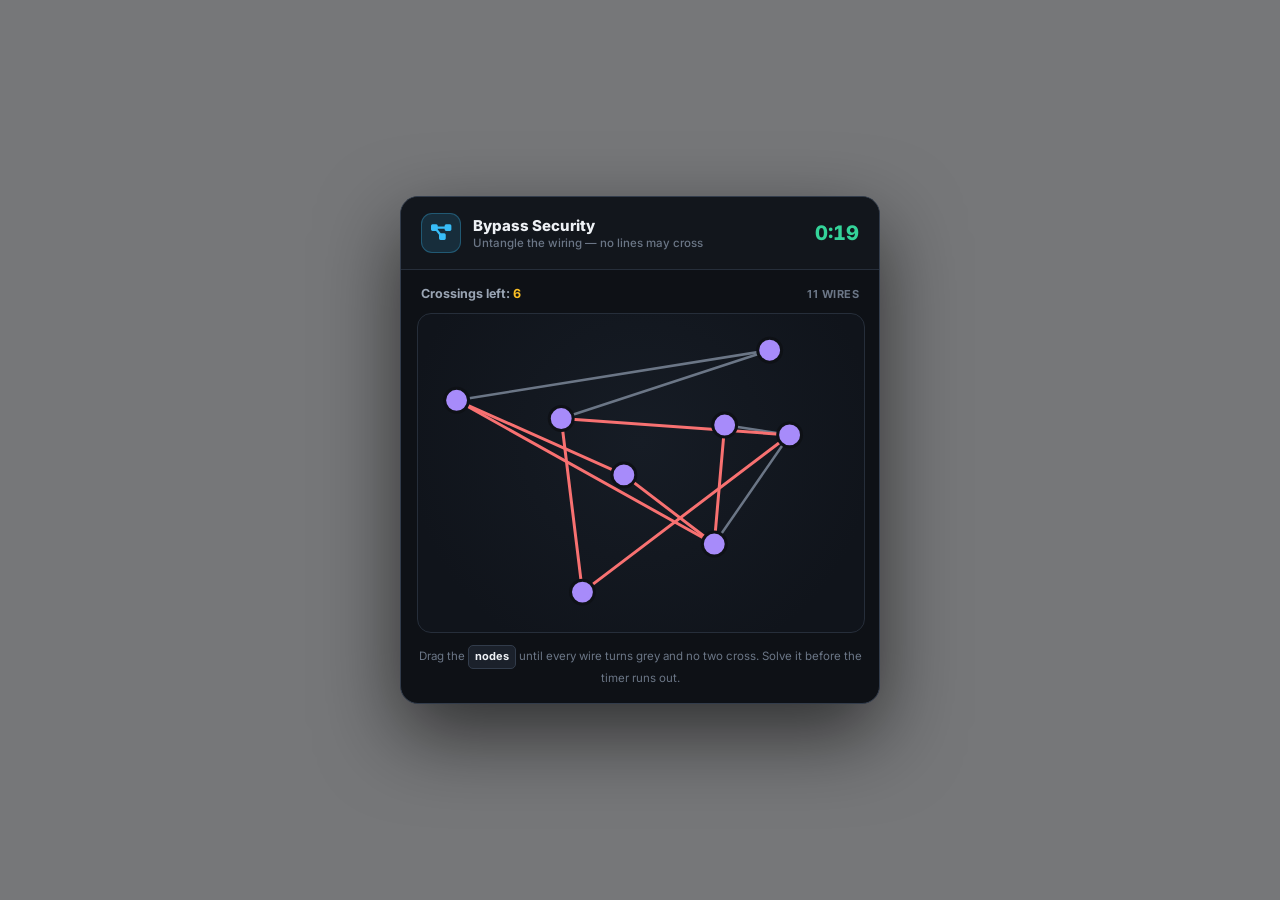
<file: ui/robbery/untangle.html>
<!DOCTYPE html>
<html lang="en"><head>
<meta charset="UTF-8"><meta name="viewport" content="width=device-width, initial-scale=1.0">
<title>SBM Untangle</title>
<link rel="stylesheet" href="https://cdnjs.cloudflare.com/ajax/libs/font-awesome/6.5.1/css/all.min.css">
<style>
@import url('https://fonts.googleapis.com/css2?family=Inter:wght@400;500;600;700;800&display=swap');
:root{
  --bg:#0e1116;--surface:#151a21;--surface-2:#1b212b;--border:#262e3a;--border-light:#323c4b;
  --text:#eef1f5;--text-2:#9aa5b4;--text-3:#6b7686;
  --violet:#a78bfa;--green:#34d399;--yellow:#fbbf24;--red:#f87171;--blue:#38bdf8;
  --font:'Inter',sans-serif;
}
*{margin:0;padding:0;box-sizing:border-box}
html,body{width:100%;height:100%;overflow:hidden;background:transparent;font-family:var(--font);color:var(--text);user-select:none}
body{display:none}body.show{display:block}
.wrap{position:fixed;inset:0;display:flex;align-items:center;justify-content:center;background:rgba(6,8,12,.55);backdrop-filter:blur(3px)}
.mg{width:480px;background:var(--bg);border:1px solid var(--border-light);border-radius:18px;overflow:hidden;box-shadow:0 30px 80px rgba(0,0,0,.6);animation:pop .24s ease}
@keyframes pop{from{transform:translateY(12px) scale(.98);opacity:0}to{transform:none;opacity:1}}
.hd{display:flex;align-items:center;gap:12px;padding:16px 20px;border-bottom:1px solid var(--border);background:rgba(20,26,33,.6)}
.hd .ic{width:40px;height:40px;flex:none;border-radius:11px;display:flex;align-items:center;justify-content:center;background:color-mix(in srgb,var(--blue) 14%,transparent);border:1px solid color-mix(in srgb,var(--blue) 30%,transparent)}
.hd .ic i{color:var(--blue);font-size:18px}
.hd .t{font-size:15px;font-weight:800}
.hd .t span{display:block;font-size:11.5px;font-weight:500;color:var(--text-3);margin-top:1px}
.hd .timer{margin-left:auto;font-size:20px;font-weight:800;font-variant-numeric:tabular-nums;color:var(--green)}
.hd .timer.warn{color:var(--yellow)}.hd .timer.crit{color:var(--red)}
.body{padding:16px}
.stage{display:flex;align-items:center;justify-content:space-between;margin-bottom:12px;padding:0 4px}
.stage .cross{font-size:12.5px;font-weight:700;color:var(--text-2)}
.stage .cross b{color:var(--yellow)}
.stage .cross b.zero{color:var(--green)}
.stage .prog{font-size:11px;font-weight:700;color:var(--text-3);text-transform:uppercase;letter-spacing:.5px}
.pad{position:relative;width:448px;height:320px;border-radius:14px;background:
   radial-gradient(circle at 50% 40%,#161c25,#10141b 80%);border:1px solid var(--border)}
svg{position:absolute;inset:0;width:100%;height:100%}
.edge{stroke:var(--text-3);stroke-width:2.5;stroke-linecap:round;transition:stroke .15s}
.edge.bad{stroke:var(--red);stroke-width:3}
.node{fill:var(--violet);stroke:#0e1116;stroke-width:3;cursor:grab;transition:fill .12s, r .12s}
.node:hover{fill:#c4b5fd}
.node.drag{fill:var(--yellow);cursor:grabbing}
.node.solved{fill:var(--green)}
.hint{font-size:11.5px;color:var(--text-3);text-align:center;margin-top:12px;line-height:1.6}
.keycap{display:inline-block;min-width:20px;padding:2px 6px;border-radius:5px;background:var(--surface-2);border:1px solid var(--border-light);font-weight:700;font-size:11px;color:var(--text)}
</style></head>
<body class="sbm">
<div class="wrap"><div class="mg" id="mg">
  <div class="hd">
    <div class="ic"><i class="fa-solid fa-diagram-project"></i></div>
    <div class="t">Bypass Security<span>Untangle the wiring — no lines may cross</span></div>
    <div class="timer" id="timer">0:05</div>
  </div>
  <div class="body">
    <div class="stage">
      <div class="cross">Crossings left: <b id="crossings">0</b></div>
      <div class="prog" id="prog"></div>
    </div>
    <div class="pad">
      <svg id="svg" viewBox="0 0 448 320" preserveAspectRatio="none">
        <g id="edges"></g><g id="nodes"></g>
      </svg>
    </div>
    <div class="hint">Drag the <span class="keycap">nodes</span> until every wire turns grey and no two cross. Solve it before the timer runs out.</div>
  </div>
</div></div>
<script>
var isFiveM=(typeof GetParentResourceName==='function');
function post(name,data){ if(!isFiveM)return; fetch('https://'+GetParentResourceName()+'/'+name,{method:'POST',headers:{'Content-Type':'application/json; charset=UTF-8'},body:JSON.stringify(data||{})}).catch(()=>{}); }
var inIframe=(window.parent!==window);
function report(win){ if(inIframe){ window.parent.postMessage({mg:'result',game:'untangle',success:win},'*'); } else { post('minigameResult',{game:'untangle',success:win}); } }

var W=448,H=320,PAD=34;
var nodes=[], edges=[], running=false, endAt=0, timer=null, dragging=-1;
var svg=document.getElementById('svg'), gE=document.getElementById('edges'), gN=document.getElementById('nodes');

function seg(a,b,c,d){return {a:a,b:b,c:c,d:d};}
function ccw(A,B,C){return (C.y-A.y)*(B.x-A.x) > (B.y-A.y)*(C.x-A.x);}
function intersect(p1,p2,p3,p4){
  // share endpoint? not a crossing
  if(p1===p3||p1===p4||p2===p3||p2===p4)return false;
  return (ccw(p1,p3,p4)!==ccw(p2,p3,p4)) && (ccw(p1,p2,p3)!==ccw(p1,p2,p4));
}
function countCrossings(){
  var c=0, bad={};
  for(var i=0;i<edges.length;i++)for(var j=i+1;j<edges.length;j++){
    var e1=edges[i],e2=edges[j];
    if(intersect(nodes[e1[0]],nodes[e1[1]],nodes[e2[0]],nodes[e2[1]])){c++;bad[i]=1;bad[j]=1;}
  }
  return {c:c,bad:bad};
}
function render(){
  var r=countCrossings();
  gE.innerHTML='';
  edges.forEach(function(e,i){
    var l=document.createElementNS('http://www.w3.org/2000/svg','line');
    l.setAttribute('x1',nodes[e[0]].x);l.setAttribute('y1',nodes[e[0]].y);
    l.setAttribute('x2',nodes[e[1]].x);l.setAttribute('y2',nodes[e[1]].y);
    l.setAttribute('class','edge'+(r.bad[i]?' bad':''));
    gE.appendChild(l);
  });
  gN.innerHTML='';
  nodes.forEach(function(n,i){
    var c=document.createElementNS('http://www.w3.org/2000/svg','circle');
    c.setAttribute('cx',n.x);c.setAttribute('cy',n.y);c.setAttribute('r',12);
    c.setAttribute('class','node'+(i===dragging?' drag':'')+(r.c===0?' solved':''));
    c.dataset.i=i;
    gN.appendChild(c);
  });
  var cel=document.getElementById('crossings');
  cel.textContent=r.c; cel.className=r.c===0?'zero':'';
  document.getElementById('prog').textContent=r.c===0?'SOLVED':(edges.length+' wires');
  if(r.c===0 && running){ finish(true); }
}
// build a guaranteed-solvable tangled graph: place nodes on a circle (planar when
// convex), connect a cycle + a few chords, then scramble positions.
function build(n){
  nodes=[];edges=[];
  var solved=[];
  var cx=W/2,cy=H/2,R=Math.min(W,H)/2-PAD;
  for(var i=0;i<n;i++){
    var a=(i/n)*Math.PI*2;
    solved.push({x:cx+Math.cos(a)*R, y:cy+Math.sin(a)*R});
  }
  // cycle edges (planar on the circle)
  for(var i=0;i<n;i++) edges.push([i,(i+1)%n]);
  // a few short chords that don't cross when convex (skip-1)
  for(var i=0;i<n;i+=2) if(i+2<n) edges.push([i,(i+2)%n]);
  // scramble node positions (keep same edges → tangled but solvable)
  nodes=solved.map(function(){ return { x: PAD+Math.random()*(W-2*PAD), y: PAD+Math.random()*(H-2*PAD) }; });
}
function tick(){
  if(!running)return;
  var left=Math.max(0,(endAt-Date.now())/1000);
  var m=Math.floor(left/60), s=Math.floor(left%60);
  var el=document.getElementById('timer');
  el.textContent=m+':'+(s<10?'0':'')+s;
  el.className='timer'+(left<=3?' crit':left<=6?' warn':'');
  if(left<=0) finish(false);
}
function finish(win){
  running=false; if(timer){clearInterval(timer);timer=null;}
  var el=document.getElementById('mg');
  el.style.transition='box-shadow .3s';
  el.style.boxShadow='0 30px 80px rgba(0,0,0,.6), 0 0 0 2px '+(win?'var(--green)':'var(--red)');
  render();
  setTimeout(function(){ document.body.classList.remove('show'); report(win); }, win?650:450);
}
function pt(e){
  var r=svg.getBoundingClientRect();
  var x=((e.touches?e.touches[0].clientX:e.clientX)-r.left)/r.width*W;
  var y=((e.touches?e.touches[0].clientY:e.clientY)-r.top)/r.height*H;
  return {x:Math.max(PAD,Math.min(W-PAD,x)), y:Math.max(PAD,Math.min(H-PAD,y))};
}
svg.addEventListener('mousedown',function(e){
  if(!running)return;
  var t=e.target; if(t.classList.contains('node')){ dragging=+t.dataset.i; render(); }
});
window.addEventListener('mousemove',function(e){
  if(dragging<0||!running)return;
  var p=pt(e); nodes[dragging].x=p.x; nodes[dragging].y=p.y; render();
});
window.addEventListener('mouseup',function(){ if(dragging>=0){dragging=-1;render();} });
// touch
svg.addEventListener('touchstart',function(e){ if(!running)return; var t=e.target; if(t.classList.contains('node')){dragging=+t.dataset.i;render();e.preventDefault();} },{passive:false});
window.addEventListener('touchmove',function(e){ if(dragging<0||!running)return; var p=pt(e); nodes[dragging].x=p.x;nodes[dragging].y=p.y;render();e.preventDefault(); },{passive:false});
window.addEventListener('touchend',function(){ if(dragging>=0){dragging=-1;render();} });
window.addEventListener('keydown',function(e){ if(e.key==='Escape'&&running)finish(false); });

function start(cfg){
  build(cfg.numberOfNodes||8);
  running=true; endAt=Date.now()+(cfg.duration||5000);
  document.body.classList.add('show');
  render();
  if(timer)clearInterval(timer); timer=setInterval(tick,120); tick();
}
window.addEventListener('message',function(e){
  var d=e.data||{}; if(d.action==='untangle') start(d.data||{});
});
if(!isFiveM){ start({ numberOfNodes:8, duration:20000 }); }
</script></body></html>
</file>
<file: ui/familypanel/style.css>
/* =========================================================
   Family Panel — "South Beach Miami" reskin
   VISUAL reskin only. Every original selector is preserved so
   the JS hooks (.hidden/.active/.open/.show, data-*, #ids) keep
   working — only the declarations changed to the SBM look.
   ========================================================= */

* { box-sizing: border-box; margin: 0; padding: 0; }

:root {
    /* ---- SBM design tokens (ground truth) ---- */
    --bg:#0c0d12; --card:#151620; --card2:#1b1c27; --line:#262838; --line2:#343751;
    --text:#f2eef6; --text2:#a7a2b8; --text3:#6f6b82;
    --pink:#f43f8e; --pink2:#ff77b6; --hot:#ff2e97; --violet:#a78bfa; --violet2:#c4b5fd;
    --green:#37d39b; --yellow:#fbbf24; --red:#fb6a6a; --red-2:#fb6a6a;
    --pink-rgb:244,63,142; --violet-rgb:167,139,250; --green-rgb:55,211,155;
    --font:'Inter', -apple-system, BlinkMacSystemFont, 'Segoe UI', sans-serif;

    /* Legacy aliases kept so older references still resolve to SBM */
    --font-display: var(--font);
    --font-body:    var(--font);
    --bg-0:#0c0d12; --bg-1:#0c0d12; --bg-2:#151620; --bg-3:#1b1c27; --bg-4:#232636;
    --tablet-bg:transparent; --screen-bg:var(--bg);
    --card-bg:var(--card); --card-bg-2:var(--card2);
    --border:var(--line); --border-2:var(--line2);
    --text-dim:var(--text2); --text-mute:var(--text3);
    --blue:var(--violet2); --orange:var(--pink2);

    /* Accent vars (JS applyTheme overwrites these at runtime; defaults are SBM pink) */
    --accent:#f43f8e; --accent-2:#ff77b6; --accent-d:#b81e5f; --accent-rgb:244,63,142;

    --radius:16px; --radius-sm:13px;
    --shadow-lg:0 26px 60px -28px rgba(0,0,0,.6), 0 0 44px -6px rgba(244,63,142,.14);
}

html, body {
    width: 100%; height: 100%;
    font-family: var(--font);
    color: var(--text);
    background: transparent !important;
    overflow: hidden;
    user-select: none;
    pointer-events: none;
}
#app:not(.hidden) { pointer-events: auto; }
body.hidden, .hidden { display: none !important; }

/* =================== APP / WINDOW SHELL =================== */

#app {
    position: fixed; inset: 0;
    display: flex; align-items: center; justify-content: center;
    padding: 20px;
    z-index: 10;
    animation: fade .18s ease-out;
}
@keyframes fade { from { opacity: 0; } to { opacity: 1; } }
@keyframes slide { from { transform: translateY(8px); opacity: 0; } to { transform: translateY(0); opacity: 1; } }
@keyframes pop { from { opacity: 0; transform: scale(.985); } to { opacity: 1; transform: none; } }

/* Kill the old "tablet" chrome — the .tablet collapses out of layout so
   the .screen becomes the floating window, centered by #app. */
.tablet { display: contents; }
.bezel-speaker, .bezel-camera, .bezel-home, .status-bar { display: none !important; }

/* The floating glass WINDOW */
.screen {
    width: 1180px; max-width: 96vw;
    height: 720px; max-height: 94vh;
    display: flex; flex-direction: column;
    position: relative;
    border-radius: 20px;
    overflow: hidden;
    border: none;
    box-shadow: var(--shadow-lg);
    background:
        radial-gradient(900px 420px at 12% -8%, rgba(244,63,142,.18), transparent 62%),
        radial-gradient(820px 420px at 108% 12%, rgba(167,139,250,.12), transparent 60%),
        var(--bg);
    animation: pop .26s ease;
}

.panel {
    flex: 1;
    background: transparent;
    border: none; border-radius: 0; box-shadow: none;
    display: flex; flex-direction: column;
    overflow: hidden;
    min-height: 0;
}

/* =================== HEADER =================== */

.panel-header {
    padding: 20px 30px 16px;
    display: flex; align-items: flex-end; justify-content: space-between;
    gap: 18px;
    border-bottom: 1px solid var(--line);
    flex-shrink: 0;
    position: relative; z-index: 2;
}

.brand { display: flex; align-items: center; gap: 14px; min-width: 0; }
.brand-icon {
    width: 44px; height: 44px; border-radius: 14px;
    background: linear-gradient(135deg, var(--hot), var(--pink2));
    border: 0;
    color: #fff;
    display: flex; align-items: center; justify-content: center;
    flex-shrink: 0;
    box-shadow: 0 10px 26px rgba(244,63,142,.5);
}
.brand-icon svg { width: 22px; height: 22px; }
.brand-text { min-width: 0; }
.brand-title {
    font-size: 22px;
    font-weight: 900;
    letter-spacing: -.4px;
    color: var(--text);
    line-height: 1.15;
    white-space: nowrap; overflow: hidden; text-overflow: ellipsis;
}
.brand-title .accent { color: var(--pink2); }
.brand-sub {
    font-size: 11px;
    font-weight: 800;
    letter-spacing: 1.8px;
    text-transform: uppercase;
    color: var(--text3);
    margin-top: 5px;
    overflow: hidden; text-overflow: ellipsis; white-space: nowrap;
}
#brand-section { color: var(--pink2); font-weight: 800; }

.header-actions { display: flex; align-items: center; gap: 10px; }

.search-box {
    display: flex; align-items: center; gap: 10px;
    background: rgba(255,255,255,.04);
    border: 1px solid var(--line2);
    border-radius: 12px;
    padding: 11px 14px;
    width: 240px;
    transition: border-color .15s, background .15s;
}
.search-box:focus-within {
    border-color: var(--pink);
    background: rgba(255,255,255,.06);
}
.search-box svg { width: 15px; height: 15px; color: var(--text3); }
.search-box input {
    background: transparent; border: 0; outline: 0;
    color: var(--text); font-size: 14px; flex: 1;
    font-family: var(--font);
}
.search-box input::placeholder { color: var(--text3); }
.search-box.light { width: 100%; max-width: 360px; }

.icon-btn {
    width: 38px; height: 38px;
    border: 1px solid var(--line2);
    background: rgba(255,255,255,.04);
    color: var(--text2);
    border-radius: 12px; cursor: pointer;
    display: flex; align-items: center; justify-content: center;
    transition: all .16s;
}
.icon-btn i.fa-solid { font-size: 15px; }
.icon-btn:hover { background: rgba(255,255,255,.08); color: #fff; }
.icon-btn.close:hover { background: rgba(251,106,106,.14); color: var(--red); border-color: rgba(251,106,106,.4); }
.icon-btn svg { width: 16px; height: 16px; }

/* =================== BODY LAYOUT =================== */

.panel-body { flex: 1; display: flex; min-height: 0; }

.sidebar {
    width: 236px; flex-shrink: 0;
    border-right: 1px solid var(--line);
    background: rgba(10,10,15,.55);
    padding: 22px 16px;
    display: flex; flex-direction: column; gap: 5px;
    overflow-y: auto;
}

/* SBM sidebar logo */
.sbmlogo {
    width: 100%; max-width: 186px; height: auto;
    display: block; margin-bottom: 6px;
    filter: drop-shadow(0 6px 16px rgba(244,63,142,.25));
}
.bs2 {
    font-size: 8.5px; font-weight: 800; letter-spacing: 2.4px;
    color: var(--text3); margin-bottom: 20px; padding-left: 3px;
}

.nav-label {
    font-size: 10px; font-weight: 800; letter-spacing: 1.4px;
    color: var(--text3);
    text-transform: uppercase;
    padding: 4px 12px 10px;
}
.nav-item {
    display: flex; align-items: center; gap: 13px;
    width: 100%; padding: 13px 15px;
    background: transparent; border: 1px solid transparent;
    color: var(--text2);
    font-family: var(--font);
    font-size: 14px; font-weight: 600;
    text-align: left; cursor: pointer;
    border-radius: 13px;
    transition: all .17s;
}
.nav-item:hover { background: rgba(255,255,255,.04); color: var(--text); }
.nav-item.active {
    background: linear-gradient(100deg, rgba(244,63,142,.9), rgba(255,119,182,.9));
    color: #fff;
    border-color: transparent;
    box-shadow: 0 12px 28px rgba(244,63,142,.36);
}
.nav-item.active .nav-icon svg { color: #fff; }
.nav-icon { display: flex; flex-shrink: 0; }
.nav-icon svg { width: 17px; height: 17px; transition: color .15s; }

/* =================== CONTENT =================== */

.content {
    flex: 1; min-width: 0;
    padding: 24px 30px 30px;
    overflow-y: auto;
}
.content::-webkit-scrollbar { width: 9px; }
.content::-webkit-scrollbar-thumb { background: var(--line2); border-radius: 9px; }
.content::-webkit-scrollbar-thumb:hover { background: #43466a; }

.section { display: none; animation: slide .2s ease-out; }
.section.active { display: block; }

.section-head { margin-bottom: 20px; }
.section-head h2 {
    font-size: 25px;
    font-weight: 900;
    letter-spacing: -.4px;
    color: var(--text);
}
.section-head p {
    color: var(--text2);
    font-size: 13.5px;
    margin-top: 5px;
}

/* =================== GLASS / STAT CARDS =================== */

.stat-grid {
    display: grid;
    grid-template-columns: repeat(auto-fit, minmax(190px, 1fr));
    gap: 14px;
    margin-bottom: 22px;
    width: 100%;
}

.stat-card {
    position: relative;
    background: linear-gradient(180deg, rgba(255,255,255,.045), rgba(255,255,255,.015));
    border: 1px solid var(--line);
    border-radius: var(--radius);
    box-shadow: inset 0 1px 0 rgba(255,255,255,.05);
    padding: 16px 18px;
    display: flex; flex-direction: column; align-items: flex-start; gap: 3px;
    min-width: 0; overflow: hidden;
    transition: border-color .16s, transform .16s;
}
.stat-card:hover { border-color: var(--line2); transform: translateY(-2px); }
.stat-text { width: 100%; min-width: 0; padding-right: 46px; }
.stat-label { font-size: 12px; color: var(--text3); font-weight: 700; white-space: nowrap; overflow: hidden; text-overflow: ellipsis; }
.stat-value {
    font-size: 24px; font-weight: 900; margin-top: 6px; letter-spacing: -.5px;
    white-space: nowrap; overflow: hidden; text-overflow: ellipsis; max-width: 100%;
}
.stat-value.sm { font-size: 18px; }

.stat-icon {
    position: absolute; top: 14px; right: 14px;
    width: 40px; height: 40px; border-radius: 12px;
    display: flex; align-items: center; justify-content: center;
    flex-shrink: 0;
}
.stat-icon svg { width: 18px; height: 18px; }
.icon-purple { background: rgba(var(--violet-rgb), 0.16); color: var(--violet2); }
.icon-blue   { background: rgba(var(--pink-rgb), 0.14);   color: var(--pink2); }
.icon-green  { background: rgba(var(--green-rgb), 0.16);  color: var(--green); }
.icon-orange { background: rgba(255,46,151,0.15);         color: var(--hot); }

/* =================== CARD =================== */

.card {
    background: linear-gradient(180deg, rgba(255,255,255,.045), rgba(255,255,255,.015));
    border: 1px solid var(--line);
    border-radius: var(--radius);
    box-shadow: inset 0 1px 0 rgba(255,255,255,.05);
    padding: 22px;
}
.card-head { display: flex; align-items: center; gap: 14px; margin-bottom: 18px; }
.card-icon {
    width: 40px; height: 40px;
    background: rgba(var(--pink-rgb),0.14);
    color: var(--pink2);
    border-radius: 12px;
    display: flex; align-items: center; justify-content: center;
    flex-shrink: 0;
}
.card-icon svg { width: 18px; height: 18px; }
.card-title { font-size: 15.5px; font-weight: 800; }
.card-sub { font-size: 12.5px; color: var(--text3); margin-top: 2px; }

/* =================== LEADERBOARD =================== */

.leaderboard { display: flex; flex-direction: column; gap: 9px; }
.lb-row {
    display: grid;
    grid-template-columns: 46px 1fr auto auto;
    gap: 14px;
    padding: 13px 16px;
    background: rgba(255,255,255,0.025);
    border: 1px solid var(--line);
    border-radius: 13px;
    align-items: center;
    transition: all .15s;
}
.lb-row:hover { background: rgba(244,63,142,0.06); border-color: rgba(244,63,142,0.28); }
.lb-rank {
    width: 38px; height: 38px;
    border-radius: 11px;
    display: flex; align-items: center; justify-content: center;
    font-weight: 900; font-size: 13px;
    background: rgba(255,255,255,0.05);
    color: var(--text2);
}
.lb-rank.r1 { background: linear-gradient(135deg, #fbbf24, #f59e0b); color: #3a2a00; }
.lb-rank.r2 { background: linear-gradient(135deg, #d1d5db, #9ca3af); color: #111; }
.lb-rank.r3 { background: linear-gradient(135deg, var(--pink2), var(--hot)); color: #fff; }

.lb-name { font-weight: 800; font-size: 14px; }
.lb-meta { font-size: 12px; color: var(--text3); margin-top: 2px; }
.lb-money { font-weight: 900; font-size: 14px; color: #fff; }
.lb-tier {
    font-size: 10px; padding: 5px 9px; border-radius: 99px;
    background: rgba(255,255,255,0.06); font-weight: 800;
    text-transform: uppercase; letter-spacing: .5px;
}

/* =================== FAMILY GRID =================== */

.filter-bar {
    display: flex; align-items: center; gap: 12px;
    margin-bottom: 18px;
}

.family-grid {
    display: grid;
    grid-template-columns: repeat(auto-fill, minmax(320px, 1fr));
    gap: 16px;
}

.family-card {
    background: linear-gradient(180deg, rgba(255,255,255,.045), rgba(255,255,255,.015));
    border: 1px solid var(--line);
    border-radius: var(--radius);
    box-shadow: inset 0 1px 0 rgba(255,255,255,.05);
    padding: 18px;
    cursor: pointer;
    transition: background .16s, border-color .16s, transform .16s;
    position: relative;
}
.family-card:hover {
    transform: translateY(-2px);
    border-color: rgba(244,63,142,.34);
}

.fc-head { display: flex; justify-content: space-between; align-items: flex-start; margin-bottom: 14px; gap: 10px; }
.fc-name {
    font-size: 16px;
    font-weight: 800;
    color: var(--text);
}
.fc-owner { font-size: 12px; color: var(--text3); margin-top: 4px; display: flex; align-items: center; gap: 6px; }
.fc-owner svg { width: 12px; height: 12px; }
.fc-tier {
    font-size: 10px; font-weight: 800;
    padding: 5px 10px; border-radius: 99px;
    background: rgba(var(--pink-rgb), 0.16); color: var(--pink2);
    border: 1px solid rgba(var(--pink-rgb), 0.34);
    text-transform: uppercase;
    letter-spacing: .5px;
    flex-shrink: 0;
}

.fc-stats { display: grid; grid-template-columns: repeat(2,1fr); gap: 10px; margin-bottom: 14px; }
.fc-stat {
    background: rgba(255,255,255,0.03);
    border: 1px solid var(--line);
    border-radius: 12px;
    padding: 11px 13px;
}
.fc-stat-label { font-size: 10px; color: var(--text3); letter-spacing: .5px; font-weight: 700; }
.fc-stat-value { font-weight: 800; font-size: 15px; margin-top: 3px; }

.fc-foot { display: flex; justify-content: space-between; align-items: center; font-size: 12px; color: var(--text3); }
.fc-progress {
    width: 100%; height: 5px; background: rgba(255,255,255,0.06);
    border-radius: 99px; overflow: hidden; margin-top: 6px;
}
.fc-progress-bar {
    height: 100%;
    background: linear-gradient(90deg, var(--hot), var(--pink2));
    border-radius: 99px;
    transition: width .3s;
}

/* =================== FORM =================== */

.form-card { max-width: 580px; }
.form-row { margin-bottom: 18px; }
.form-row label {
    display: block; font-size: 12px; color: var(--text3);
    margin-bottom: 7px; font-weight: 700;
}
.form-row small { display: block; font-size: 11px; color: var(--text3); margin-top: 6px; }

.text-input, .select {
    width: 100%; padding: 12px 14px;
    background: var(--bg);
    border: 1px solid var(--line2);
    border-radius: 11px;
    color: var(--text); font-size: 14px;
    outline: 0; font-family: var(--font);
    transition: border-color .15s, background .15s;
}
.text-input:focus, .select:focus { border-color: var(--pink); }
.text-input::placeholder { color: var(--text3); }
.select { cursor: pointer; appearance: none;
    background-image: url("data:image/svg+xml;utf8,<svg xmlns='http://www.w3.org/2000/svg' width='10' height='6' viewBox='0 0 10 6'><path fill='%236f6b82' d='M5 6L0 0h10z'/></svg>");
    background-repeat: no-repeat; background-position: right 14px center; padding-right: 32px;
}
.select.sm { width: 180px; }

.form-actions { display: flex; gap: 10px; justify-content: flex-end; margin-top: 8px; }

/* =================== BUTTONS =================== */

.btn {
    padding: 12px 18px; border: 1px solid var(--line2);
    background: rgba(255,255,255,.05);
    color: var(--text2); font-size: 13.5px; font-weight: 800;
    border-radius: 13px; cursor: pointer;
    display: inline-flex; align-items: center; justify-content: center; gap: 8px;
    transition: filter .16s, transform .12s, background .16s, border-color .16s, color .16s;
    font-family: var(--font);
}
.btn:hover { color: #fff; background: rgba(255,255,255,.08); }
.btn:disabled { opacity: .45; cursor: not-allowed; filter: none; }
.btn:active { transform: translateY(1px); }
.btn svg { width: 14px; height: 14px; }

.btn-primary {
    background: linear-gradient(100deg, var(--hot), var(--pink2));
    border-color: transparent;
    color: #fff;
    box-shadow: 0 12px 28px rgba(244,63,142,.34);
}
.btn-primary:hover { filter: brightness(1.08); color: #fff; }

.btn-danger {
    background: rgba(251,106,106,0.16);
    border-color: rgba(251,106,106,0.4);
    color: var(--red);
}
.btn-danger:hover {
    background: rgba(251,106,106,0.28);
    border-color: rgba(251,106,106,0.6);
    color: #fff;
}

.btn-ghost-danger {
    color: var(--red);
    border-color: rgba(251,106,106,0.34);
    background: rgba(251,106,106,0.08);
}
.btn-ghost-danger:hover { background: rgba(251,106,106,0.18); color: #fff; }

/* =================== SEARCH PICK =================== */

.search-pick { position: relative; }
.search-pick.grow { flex: 1; }

.search-results {
    position: absolute; top: calc(100% + 4px); left: 0; right: 0;
    background: var(--card2);
    border: 1px solid var(--line2);
    border-radius: 12px;
    max-height: 220px; overflow-y: auto;
    z-index: 50;
    display: none;
    box-shadow: 0 20px 44px rgba(0,0,0,.5);
}
.search-results.show { display: block; }
.search-result-item {
    padding: 11px 13px;
    cursor: pointer;
    border-bottom: 1px solid var(--line);
    font-size: 13.5px;
}
.search-result-item:last-child { border-bottom: 0; }
.search-result-item:hover { background: rgba(244,63,142,0.12); }
.search-result-item .ident { font-size: 11px; color: var(--text3); margin-top: 2px; }

.picked {
    margin-top: 10px; padding: 11px 13px;
    background: rgba(244,63,142,0.10);
    border: 1px solid rgba(244,63,142,0.3);
    border-radius: 12px;
    display: flex; align-items: center; justify-content: space-between;
    font-size: 13.5px;
}
.picked .ident { font-size: 11px; color: var(--text3); }
.picked-clear {
    cursor: pointer; color: var(--text3); border: 0; background: transparent;
    font-size: 18px; line-height: 1;
}
.picked-clear:hover { color: var(--red); }

/* =================== ECONOMY TABS =================== */

.econ-tabs {
    display: flex; align-items: center; gap: 8px;
    margin-bottom: 16px;
    flex-wrap: wrap;
}
.sort-label { font-size: 11px; color: var(--text3); letter-spacing: 1px; font-weight: 800; margin-right: 6px; text-transform: uppercase; }
.econ-spacer { flex: 1; }

.econ-tab {
    padding: 10px 15px; background: rgba(255,255,255,0.04);
    border: 1px solid var(--line2); color: var(--text2);
    border-radius: 12px; font-size: 13px; font-weight: 700;
    cursor: pointer; display: flex; align-items: center; gap: 8px;
    transition: all .16s;
    font-family: var(--font);
}
.econ-tab:hover { color: var(--text); background: rgba(255,255,255,.07); }
.econ-tab svg { width: 14px; height: 14px; }
.econ-tab.active {
    background: linear-gradient(100deg, rgba(244,63,142,.9), rgba(255,119,182,.9));
    color: #fff;
    border-color: transparent;
    box-shadow: 0 10px 24px rgba(244,63,142,.32);
}

.econ-table { padding: 0; overflow: hidden; }
.econ-head, .econ-row {
    display: grid;
    grid-template-columns: 70px 1fr 1fr 100px 140px;
    gap: 12px;
    padding: 14px 20px;
    align-items: center;
}
.econ-head {
    font-size: 10.5px; color: var(--text3);
    letter-spacing: 1px; font-weight: 800;
    border-bottom: 1px solid var(--line);
}
.econ-head .right, .econ-row .right { text-align: right; }
.econ-row { border-bottom: 1px solid var(--line); transition: background .12s; }
.econ-row:last-child { border-bottom: 0; }
.econ-row:hover { background: rgba(244,63,142,0.05); }

.rank-badge {
    width: 38px; height: 32px;
    border-radius: 10px;
    display: flex; align-items: center; justify-content: center;
    font-weight: 900; font-size: 12px;
    background: rgba(255,255,255,0.05);
    color: var(--text2);
}
.rank-badge.r1 { background: linear-gradient(135deg, #fbbf24, #f59e0b); color: #3a2a00; }
.rank-badge.r2 { background: linear-gradient(135deg, #d1d5db, #9ca3af); color: #111; }
.rank-badge.r3 { background: linear-gradient(135deg, var(--pink2), var(--hot)); color: #fff; }

.player-cell { display: flex; align-items: center; gap: 12px; }
.player-avatar {
    width: 34px; height: 34px;
    background: rgba(255,255,255,0.05);
    border-radius: 50%;
    display: flex; align-items: center; justify-content: center;
    color: var(--text3);
    flex-shrink: 0;
}
.player-avatar svg { width: 16px; height: 16px; }
.player-name { font-weight: 800; font-size: 13px; }
.player-id { font-size: 11px; color: var(--text3); margin-top: 2px; font-family: ui-monospace, monospace; }

.family-cell { font-size: 13px; color: var(--text2); }
.family-cell.none { color: var(--text3); font-style: italic; }

.status-pill {
    display: inline-block;
    font-size: 10px; font-weight: 900;
    padding: 4px 9px; border-radius: 99px;
    letter-spacing: .6px;
    text-transform: uppercase;
}
.status-pill.online { background: rgba(var(--green-rgb),0.16); color: var(--green); border: 1px solid rgba(var(--green-rgb),.34); }
.status-pill.offline { background: rgba(255,255,255,0.05); color: var(--text3); border: 1px solid var(--line2); }

.amount { font-weight: 900; font-size: 14px; }

/* =================== MODAL =================== */

.modal {
    position: fixed; inset: 0; z-index: 100;
    display: flex; align-items: center; justify-content: center;
    animation: fade .15s ease-out;
}
.modal-backdrop { position: absolute; inset: 0; background: rgba(6,4,9,0.7); }
.modal-window {
    position: relative;
    width: min(820px, 92vw); max-height: 88vh;
    background: var(--card);
    border: 1px solid var(--line2);
    border-radius: 20px;
    box-shadow: 0 30px 80px rgba(0,0,0,.6);
    display: flex; flex-direction: column;
    animation: pop .2s ease-out;
    overflow: hidden;
}
.modal.small .modal-window { width: min(440px, 92vw); }
.modal-head {
    padding: 22px 26px;
    border-bottom: 1px solid var(--line);
    display: flex; align-items: center; justify-content: space-between;
    gap: 14px;
}
.modal-title { font-size: 20px; font-weight: 900; letter-spacing: -.3px; }
.modal-sub { font-size: 12.5px; color: var(--text3); margin-top: 3px; }
.modal-body { padding: 24px 26px; overflow-y: auto; }

.modal-stats {
    display: grid; grid-template-columns: repeat(4,1fr);
    gap: 12px; margin-bottom: 22px;
}
.modal-stat {
    padding: 14px;
    background: rgba(255,255,255,0.03);
    border: 1px solid var(--line);
    border-radius: 13px;
}
.modal-stat-label { font-size: 10px; color: var(--text3); letter-spacing: .5px; font-weight: 700; }
.modal-stat-value { font-size: 17px; font-weight: 900; margin-top: 5px; }

.modal-section { margin-bottom: 24px; }
.ms-head { display: flex; justify-content: space-between; align-items: center; margin-bottom: 12px; }
.ms-head h4 { font-size: 14px; font-weight: 800; }
.muted { color: var(--text3); font-size: 12.5px; }

/* family tree */
.tree { display: flex; flex-direction: column; gap: 7px; }
.tree-row {
    display: grid;
    grid-template-columns: 40px 1fr 130px 90px;
    gap: 12px;
    padding: 11px 13px;
    background: rgba(255,255,255,0.03);
    border: 1px solid var(--line);
    border-radius: 13px;
    align-items: center;
}
.tree-row.owner {
    background: linear-gradient(90deg, rgba(244,63,142,0.14), rgba(244,63,142,0.03));
    border-color: rgba(244,63,142,0.34);
}
.tree-avatar {
    width: 34px; height: 34px;
    background: rgba(255,255,255,0.05);
    border-radius: 11px;
    display: flex; align-items: center; justify-content: center;
    flex-shrink: 0;
}
.tree-avatar.crown { background: linear-gradient(135deg, #fbbf24, #f59e0b); }
.tree-avatar svg { width: 14px; height: 14px; color: var(--text); }
.tree-info .nm { font-weight: 800; font-size: 13px; display: flex; align-items: center; }
.tree-info .id { font-size: 11px; color: var(--text3); margin-top: 2px; font-family: ui-monospace, monospace; }

.tree-role-select {
    background: var(--bg);
    border: 1px solid var(--line2);
    color: var(--text);
    padding: 8px 10px; border-radius: 10px;
    font-size: 12px; font-family: var(--font);
    width: 100%; outline: 0;
}
.tree-role-select:focus { border-color: var(--pink); }
.tree-role-pill {
    text-align: center; font-size: 11px; font-weight: 800;
    padding: 6px 9px; border-radius: 99px;
    background: rgba(255,255,255,0.05); color: var(--text2);
}
.tree-role-pill.leadership { background: rgba(251,191,36,0.16); color: var(--yellow); }
.tree-actions { display: flex; gap: 6px; justify-content: flex-end; }
.tree-action {
    width: 30px; height: 30px; border-radius: 10px;
    border: 1px solid var(--line2); background: rgba(255,255,255,0.03);
    color: var(--text3); cursor: pointer;
    display: flex; align-items: center; justify-content: center;
    transition: all .15s;
}
.tree-action svg { width: 13px; height: 13px; }
.tree-action:hover { background: rgba(255,255,255,0.07); color: var(--text); }
.tree-action.danger:hover { background: rgba(251,106,106,0.14); color: var(--red); border-color: rgba(251,106,106,0.4); }
.tree-action.crown:hover { background: rgba(251,191,36,0.14); color: var(--yellow); border-color: rgba(251,191,36,0.4); }

.add-row {
    display: flex; gap: 10px; align-items: stretch;
}
.add-row .select { width: 160px; }

.settings-grid {
    display: grid;
    grid-template-columns: 1fr 1fr;
    gap: 14px;
    margin-bottom: 14px;
}
.settings-actions { display: flex; justify-content: space-between; gap: 10px; }

/* =================== EMPTY =================== */
.empty-state {
    padding: 60px 20px; text-align: center;
    color: var(--text3); font-size: 14px;
    background: rgba(255,255,255,0.02);
    border: 1px dashed var(--line2);
    border-radius: var(--radius);
}

/* =================== TOASTS =================== */
.toast-stack {
    position: fixed; bottom: 22px; right: 22px;
    display: flex; flex-direction: column; gap: 10px;
    z-index: 1000; pointer-events: none;
}
.toast {
    background: var(--card2);
    border: 1px solid var(--line2);
    border-left: 3px solid var(--pink);
    color: var(--text);
    padding: 13px 16px;
    border-radius: 13px; min-width: 240px; max-width: 360px;
    font-size: 13px; font-weight: 600;
    box-shadow: 0 20px 44px rgba(0,0,0,.5);
    animation: toast-in .25s ease-out;
}
.toast.success { border-left-color: var(--green); }
.toast.error { border-left-color: var(--red); }
.toast.fade-out { animation: toast-out .25s ease-out forwards; }

@keyframes toast-in { from { transform: translateX(20px); opacity: 0; } to { transform: translateX(0); opacity: 1; } }
@keyframes toast-out { to { transform: translateX(20px); opacity: 0; } }

/* =================== SCROLLBARS =================== */
::-webkit-scrollbar { width: 9px; height: 9px; }
::-webkit-scrollbar-track { background: transparent; }
::-webkit-scrollbar-thumb { background: var(--line2); border-radius: 9px; }
::-webkit-scrollbar-thumb:hover { background: #43466a; }

/* =================== MODE BADGE (header) =================== */
.mode-badge {
    display: inline-block;
    margin-left: 10px;
    padding: 4px 10px;
    font-size: 9px;
    font-weight: 900;
    letter-spacing: .7px;
    border-radius: 99px;
    background: linear-gradient(100deg, var(--hot), var(--pink2));
    color: #fff;
    vertical-align: middle;
    text-transform: uppercase;
    box-shadow: 0 8px 20px rgba(244,63,142,.4);
}

/* =================== CUSTOM SELECT =================== */
.cs-host {
    position: relative;
    width: 100%;
    font-family: var(--font);
}
.cs-trigger {
    width: 100%;
    padding: 12px 36px 12px 14px;
    background: var(--bg);
    border: 1px solid var(--line2);
    border-radius: 11px;
    color: var(--text);
    font-size: 14px;
    cursor: pointer;
    text-align: left;
    display: flex; align-items: center; justify-content: space-between;
    transition: border-color .15s, background .15s;
    font-family: var(--font);
    position: relative;
    user-select: none;
}
.cs-trigger:hover { border-color: #43466a; }
.cs-trigger:focus { outline: 0; border-color: var(--pink); }
.cs-host.open .cs-trigger { border-color: var(--pink); }
.cs-trigger .cs-label { flex: 1; overflow: hidden; text-overflow: ellipsis; white-space: nowrap; }
.cs-trigger .cs-label.placeholder { color: var(--text3); }
.cs-trigger .cs-chev {
    position: absolute; right: 14px; top: 50%; transform: translateY(-50%);
    width: 10px; height: 6px; pointer-events: none;
    transition: transform .15s;
}
.cs-host.open .cs-trigger .cs-chev { transform: translateY(-50%) rotate(180deg); }

.cs-menu {
    position: absolute;
    top: calc(100% + 5px); left: 0; right: 0;
    background: var(--card2);
    border: 1px solid var(--line2);
    border-radius: 12px;
    box-shadow: 0 18px 44px rgba(0,0,0,0.55);
    z-index: 5000;
    max-height: 240px;
    overflow-y: auto;
    padding: 5px;
    animation: cs-fade .12s ease-out;
}
@keyframes cs-fade { from { opacity: 0; transform: translateY(-4px); } to { opacity: 1; transform: translateY(0); } }
.cs-option {
    padding: 10px 12px;
    color: var(--text);
    font-size: 13.5px;
    border-radius: 9px;
    cursor: pointer;
    user-select: none;
    transition: background .12s, color .12s;
    display: flex; align-items: center; justify-content: space-between; gap: 10px;
}
.cs-option:hover, .cs-option.active { background: rgba(244,63,142,0.18); color: #fff; }
.cs-option.selected { background: rgba(244,63,142,0.12); color: var(--pink2); font-weight: 700; }
.cs-option .cs-opt-meta { font-size: 11px; color: var(--text3); font-weight: 400; }
.cs-empty { padding: 12px; text-align: center; color: var(--text3); font-size: 12px; }

/* =================== OWNER PICKER (Create Family) =================== */
.owner-picker {
    background: rgba(0,0,0,0.18);
    border: 1px solid var(--line);
    border-radius: 14px;
    padding: 14px;
}
.op-tabs {
    display: flex; gap: 5px;
    background: rgba(0,0,0,0.25);
    padding: 5px; border-radius: 12px;
    margin-bottom: 12px;
}
.op-tab {
    flex: 1; padding: 9px 10px;
    background: transparent; border: 0;
    color: var(--text2); font-size: 12.5px; font-weight: 700;
    border-radius: 9px; cursor: pointer;
    transition: all .15s; font-family: var(--font);
}
.op-tab:hover { color: var(--text); }
.op-tab.active { background: linear-gradient(100deg, var(--hot), var(--pink2)); color: #fff; box-shadow: 0 8px 20px rgba(244,63,142,.34); }
.op-pane { display: none; }
.op-pane.active { display: block; }
.op-row { display: flex; gap: 8px; align-items: center; }
.op-row .text-input { flex: 1; }

/* =================== ADD MEMBER (modal) tabs =================== */
.add-tabs {
    display: flex; gap: 5px;
    background: rgba(0,0,0,0.25);
    padding: 5px; border-radius: 12px;
    margin-bottom: 12px;
    max-width: 320px;
}
.add-tab {
    flex: 1; padding: 8px 10px;
    background: transparent; border: 0;
    color: var(--text2); font-size: 12.5px; font-weight: 700;
    border-radius: 9px; cursor: pointer;
    transition: all .15s; font-family: var(--font);
}
.add-tab:hover { color: var(--text); }
.add-tab.active { background: linear-gradient(100deg, var(--hot), var(--pink2)); color: #fff; box-shadow: 0 8px 20px rgba(244,63,142,.34); }
.add-pane { display: none; }
.add-pane.active { display: block; }
.add-pane .add-row { display: flex; gap: 8px; align-items: flex-start; flex-wrap: wrap; }
.add-pane .add-row .text-input { flex: 1; min-width: 180px; }

/* =================== FAMILY CHAT =================== */
.chat-shell { display: flex; flex-direction: column; gap: 12px; }
.chat-toolbar {
    display: flex; align-items: center; gap: 12px;
    background: rgba(244,63,142,0.08);
    border: 1px solid rgba(244,63,142,0.3);
    border-radius: 14px;
    padding: 11px 15px;
    flex-wrap: wrap;
}
.chat-toolbar-label {
    font-size: 12px; font-weight: 800; color: var(--text2);
    letter-spacing: .5px; text-transform: uppercase;
}
.chat-toolbar .cs-host { width: auto; min-width: 220px; }
.chat-staff-tip {
    margin-left: auto; font-size: 11px; color: var(--text2);
}
.staff-tag {
    display: inline-block; padding: 2px 7px;
    background: linear-gradient(100deg, var(--hot), var(--pink2)); color: #fff;
    border-radius: 99px; font-size: 9px; font-weight: 900;
    letter-spacing: .6px; vertical-align: middle;
    margin: 0 3px;
}

.chat-window {
    display: flex; flex-direction: column;
    height: 460px; padding: 0; overflow: hidden;
}
.chat-window-head {
    padding: 15px 18px;
    display: flex; align-items: center; justify-content: space-between;
    border-bottom: 1px solid var(--line);
    flex-shrink: 0;
}
.chat-messages {
    flex: 1; overflow-y: auto;
    padding: 16px 18px;
    display: flex; flex-direction: column; gap: 10px;
}
.chat-empty {
    text-align: center; color: var(--text3);
    font-size: 13px; padding: 40px 20px;
    margin: auto;
}
.chat-message {
    display: flex; flex-direction: column; gap: 3px;
    max-width: 78%;
    align-self: flex-start;
}
.chat-message.own { align-self: flex-end; align-items: flex-end; }
.chat-message .cm-meta {
    font-size: 11px; color: var(--text3);
    display: flex; align-items: center; gap: 6px;
    padding: 0 4px;
}
.chat-message .cm-meta .cm-name { color: var(--text2); font-weight: 700; }
.chat-message .cm-bubble {
    padding: 9px 13px;
    background: var(--card2);
    border: 1px solid var(--line2);
    border-radius: 14px;
    font-size: 13.5px; line-height: 1.4;
    color: var(--text);
    word-wrap: break-word; word-break: break-word;
    user-select: text;
}
.chat-message.own .cm-bubble {
    background: linear-gradient(100deg, var(--hot), var(--pink2));
    border-color: transparent;
    color: #fff;
}
.chat-message.staff .cm-bubble {
    background: rgba(251,191,36,0.10);
    border-color: rgba(251,191,36,0.4);
    color: #fde68a;
}
.chat-message.system { align-self: center; align-items: center; max-width: 90%; }
.chat-message.system .cm-bubble {
    background: rgba(255,255,255,0.03);
    border-style: dashed;
    color: var(--text2);
    font-style: italic; font-size: 12px;
    text-align: center;
}

.chat-input-row {
    display: flex; gap: 8px;
    padding: 13px 15px;
    border-top: 1px solid var(--line);
    background: rgba(0,0,0,0.18);
    flex-shrink: 0;
}
.chat-input-row .text-input { flex: 1; }
.chat-input-row .text-input:disabled { opacity: .5; cursor: not-allowed; }

/* =================== EVENTS =================== */
.event-grid {
    display: grid;
    grid-template-columns: repeat(auto-fill, minmax(340px, 1fr));
    gap: 16px;
}
.event-card {
    background: linear-gradient(180deg, rgba(255,255,255,.045), rgba(255,255,255,.015));
    border: 1px solid var(--line);
    border-radius: var(--radius);
    box-shadow: inset 0 1px 0 rgba(255,255,255,.05);
    padding: 18px;
    display: flex; flex-direction: column; gap: 11px;
    transition: border-color .16s, transform .16s;
}
.event-card:hover { border-color: rgba(244,63,142,.34); transform: translateY(-2px); }
.event-card.past { opacity: .55; }
.event-card-head { display: flex; align-items: flex-start; justify-content: space-between; gap: 10px; }
.event-card-title { font-size: 15.5px; font-weight: 800; color: var(--text); flex: 1; }
.event-scope-badge {
    padding: 4px 9px; font-size: 10px; font-weight: 900;
    border-radius: 99px; letter-spacing: .6px;
    flex-shrink: 0; text-transform: uppercase;
}
.event-scope-badge.family { background: rgba(244,63,142,0.18); color: var(--pink2); border: 1px solid rgba(244,63,142,.34); }
.event-scope-badge.server { background: rgba(var(--green-rgb),0.18); color: var(--green); border: 1px solid rgba(var(--green-rgb),.34); }
.event-card-desc {
    font-size: 12.5px; color: var(--text2);
    line-height: 1.5;
    user-select: text;
}
.event-meta {
    display: flex; flex-direction: column; gap: 6px;
    padding: 11px 0;
    border-top: 1px solid var(--line);
    border-bottom: 1px solid var(--line);
    font-size: 12.5px; color: var(--text2);
}
.event-meta .em-row { display: flex; align-items: center; gap: 8px; }
.event-meta .em-row svg { width: 12px; height: 12px; color: var(--text3); flex-shrink: 0; }
.event-meta .em-key { color: var(--text3); min-width: 64px; }
.event-meta .em-val { color: var(--text); font-weight: 600; }
.event-countdown {
    font-size: 11px; font-weight: 800;
    color: var(--pink2);
    text-transform: uppercase; letter-spacing: .5px;
}
.event-countdown.live { color: var(--green); animation: pulse-live 2s infinite; }
.event-countdown.past { color: var(--text3); }
@keyframes pulse-live { 0%,100% { opacity: 1; } 50% { opacity: .55; } }
.event-actions { display: flex; gap: 8px; justify-content: flex-end; align-items: center; }
.event-actions .btn { padding: 8px 13px; font-size: 12px; }

/* =================== FAMILY OF THE WEEK =================== */
.fotw-grid {
    display: grid;
    grid-template-columns: 1fr 1fr;
    gap: 16px;
}
.fotw-current {
    background: linear-gradient(135deg, rgba(251,191,36,0.08), rgba(255,255,255,.015));
    border-color: rgba(251,191,36,0.28);
}
.fotw-leader-body { margin-top: 6px; }
.fotw-leader-empty {
    padding: 30px 10px; text-align: center; color: var(--text3);
    font-size: 13px;
}
.fotw-leader {
    display: flex; align-items: center; gap: 14px;
    padding: 16px; background: rgba(0,0,0,0.2);
    border-radius: 13px; margin-bottom: 12px;
}
.fotw-leader-rank {
    width: 46px; height: 46px;
    background: linear-gradient(135deg, #fbbf24, #f59e0b);
    color: #3a2a00; font-weight: 900; font-size: 18px;
    border-radius: 50%; flex-shrink: 0;
    display: flex; align-items: center; justify-content: center;
    box-shadow: 0 0 18px rgba(251,191,36,0.35);
}
.fotw-leader-info { flex: 1; min-width: 0; }
.fotw-leader-name { font-size: 17px; font-weight: 900; color: var(--text); }
.fotw-leader-sub { font-size: 12px; color: var(--text2); margin-top: 2px; }
.fotw-leader-amount {
    font-size: 18px; font-weight: 900; color: var(--yellow);
    font-variant-numeric: tabular-nums;
}
.fotw-actions { display: flex; gap: 8px; justify-content: flex-end; margin-top: 12px; }

.fotw-last-empty {
    padding: 20px 10px; text-align: center; color: var(--text3);
    font-size: 12px; font-style: italic;
}
.fotw-last-entry {
    padding: 15px; background: rgba(244,63,142,0.08);
    border: 1px solid rgba(244,63,142,0.28);
    border-radius: 13px;
    display: flex; flex-direction: column; gap: 6px;
}
.fotw-last-entry .fle-name { font-size: 16px; font-weight: 900; color: var(--pink2); }
.fotw-last-entry .fle-meta { font-size: 11px; color: var(--text2); display: flex; gap: 12px; flex-wrap: wrap; }
.fotw-last-entry .fle-amount { font-size: 14px; font-weight: 700; color: var(--text); margin-top: 2px; }

.fotw-row {
    display: flex; align-items: center; gap: 12px;
    padding: 11px 13px;
    background: rgba(255,255,255,0.03);
    border: 1px solid var(--line);
    border-radius: 13px;
}
.fotw-row .fr-rank {
    width: 30px; height: 30px;
    background: rgba(244,63,142,0.15); color: var(--pink2);
    border-radius: 50%; flex-shrink: 0;
    display: flex; align-items: center; justify-content: center;
    font-size: 12px; font-weight: 900;
}
.fotw-row.top1 .fr-rank { background: linear-gradient(135deg, #fbbf24, #f59e0b); color: #3a2a00; }
.fotw-row.top2 .fr-rank { background: linear-gradient(135deg, #d1d5db, #9ca3af); color: #111; }
.fotw-row.top3 .fr-rank { background: linear-gradient(135deg, var(--pink2), var(--hot)); color: #fff; }
.fotw-row .fr-name { flex: 1; font-weight: 700; color: var(--text); font-size: 13px; }
.fotw-row .fr-events {
    padding: 3px 9px; font-size: 10px; font-weight: 800;
    background: rgba(var(--green-rgb),0.15); color: var(--green);
    border-radius: 99px; letter-spacing: .4px;
}
.fotw-row .fr-amount {
    font-weight: 900; font-size: 13px; color: var(--green);
    font-variant-numeric: tabular-nums; min-width: 90px; text-align: right;
}

/* =================== EVENT BADGES on Family Cards =================== */
.fc-extra {
    display: flex; gap: 6px; flex-wrap: wrap; margin-top: 8px;
}
.fc-badge {
    padding: 4px 9px; font-size: 10px; font-weight: 800;
    border-radius: 99px; letter-spacing: .4px;
}
.fc-badge.income { background: rgba(var(--green-rgb),0.15); color: var(--green); }
.fc-badge.events { background: rgba(244,63,142,0.14); color: var(--pink2); }

/* =================== RESPONSIVE =================== */
@media (max-width: 1100px) {
    .stat-grid { grid-template-columns: repeat(2,1fr); }
    .modal-stats { grid-template-columns: repeat(2,1fr); }
    .econ-head, .econ-row { grid-template-columns: 60px 1fr 100px 130px; }
    .econ-head > div:nth-child(3), .econ-row > div:nth-child(3) { display: none; }
    .fotw-grid { grid-template-columns: 1fr; }
    .event-grid { grid-template-columns: 1fr; }
}
@media (max-width: 720px) {
    .chat-window { height: 380px; }
    .op-tabs { flex-direction: column; }
}
</file>
<file: ui/fraudhub/theme.css>
/* ══════════════════════════════════════════════════════════════
   SOUTH BEACH MIAMI V2 — SHARED UI THEME
   Drop this file into every SBM script's html folder and link it:
   <link rel="stylesheet" href="theme.css">
   Every panel (scammer, money wash, faction/family panel, crew
   panel, house/store robbery) uses these tokens so the whole
   server looks like one product.
   ══════════════════════════════════════════════════════════════ */

@import url('https://fonts.googleapis.com/css2?family=Inter:wght@400;500;600;700;800&display=swap');

:root{
  /* base surfaces */
  --bg:#0e1116;            /* page background            */
  --surface:#151a21;       /* cards / panels             */
  --surface-2:#1b212b;     /* hovered cards, inputs      */
  --border:#262e3a;        /* default borders            */
  --border-light:#323c4b;  /* emphasized borders         */

  /* text */
  --text:#eef1f5;          /* primary                    */
  --text-2:#9aa5b4;        /* secondary                  */
  --text-3:#6b7686;        /* muted / captions           */

  /* SBM accent colors */
  --pink:#f43f8e;          /* families / primary brand   */
  --blue:#38bdf8;          /* factions / info            */
  --violet:#a78bfa;        /* civilian / special         */
  --green:#34d399;         /* success / money clean      */
  --yellow:#fbbf24;        /* warnings / dirty money     */
  --red:#f87171;           /* danger / failed            */

  --radius:14px;
  --radius-sm:9px;
  --font:'Inter',sans-serif;
}

/* ---------- base ---------- */
.sbm-reset *{margin:0;padding:0;box-sizing:border-box}
.sbm{font-family:var(--font);color:var(--text);-webkit-font-smoothing:antialiased}

/* ---------- panel shell ---------- */
.sbm-panel{
  background:var(--bg);
  border:1px solid var(--border);
  border-radius:var(--radius);
  overflow:hidden;
}
.sbm-nav{
  height:64px;display:flex;align-items:center;justify-content:space-between;
  padding:0 24px;border-bottom:1px solid var(--border);
  background:rgba(14,17,22,.9);
}
.sbm-logo{height:44px;width:auto;display:block}

/* ---------- cards ---------- */
.sbm-card{
  background:var(--surface);
  border:1px solid var(--border);
  border-radius:var(--radius);
  padding:22px;
  transition:border-color .2s,transform .2s,background .2s;
}
.sbm-card.clickable{cursor:pointer}
.sbm-card.clickable:hover{border-color:var(--accent,var(--pink));transform:translateY(-3px);background:var(--surface-2)}

/* ---------- buttons ---------- */
.sbm-btn{
  padding:11px 18px;font-family:var(--font);font-size:13.5px;font-weight:600;
  border-radius:var(--radius-sm);cursor:pointer;transition:all .2s;
  background:var(--surface-2);border:1px solid var(--border-light);color:var(--text);
}
.sbm-btn:hover{border-color:var(--text-3)}
.sbm-btn.primary{background:var(--pink);border-color:var(--pink);color:#0e1116}
.sbm-btn.primary:hover{filter:brightness(1.12)}
.sbm-btn.blue{background:var(--blue);border-color:var(--blue);color:#0e1116}
.sbm-btn.green{background:var(--green);border-color:var(--green);color:#0e1116}
.sbm-btn.danger{background:var(--red);border-color:var(--red);color:#0e1116}
.sbm-btn.ghost{background:transparent}

/* ---------- badges / tags ---------- */
.sbm-tag{
  display:inline-flex;align-items:center;gap:8px;
  font-size:12.5px;font-weight:600;border-radius:var(--radius-sm);
  padding:8px 12px;color:var(--accent,var(--pink));
  background:color-mix(in srgb,var(--accent,var(--pink)) 8%,transparent);
  border:1px solid color-mix(in srgb,var(--accent,var(--pink)) 22%,transparent);
}
.sbm-pill{
  font-size:12.5px;font-weight:600;color:var(--text-2);
  border:1px solid var(--border);border-radius:99px;padding:6px 14px;
  background:var(--surface);
}

/* ---------- warning strip (permanent actions, dirty money etc.) ---------- */
.sbm-warn{
  display:flex;gap:10px;align-items:flex-start;
  font-size:12.5px;line-height:1.5;color:var(--yellow);
  background:rgba(251,191,36,.07);border:1px solid rgba(251,191,36,.22);
  border-radius:var(--radius-sm);padding:10px 12px;
}

/* ---------- modal ---------- */
.sbm-overlay{
  position:fixed;inset:0;display:flex;align-items:center;justify-content:center;
  background:rgba(8,10,14,.7);backdrop-filter:blur(4px);z-index:100;
}
.sbm-modal{
  width:440px;background:var(--surface);
  border:1px solid var(--border-light);border-radius:var(--radius);
  padding:28px;box-shadow:0 24px 60px rgba(0,0,0,.5);
  animation:sbm-pop .22s ease;
}
@keyframes sbm-pop{from{transform:translateY(10px) scale(.98);opacity:0}to{transform:none;opacity:1}}

/* ---------- inputs ---------- */
.sbm-input{
  width:100%;padding:11px 14px;font-family:var(--font);font-size:13.5px;
  background:var(--surface-2);border:1px solid var(--border-light);
  border-radius:var(--radius-sm);color:var(--text);outline:none;
  transition:border-color .2s;
}
.sbm-input:focus{border-color:var(--pink)}
.sbm-input::placeholder{color:var(--text-3)}

/* ---------- archetype accent helpers ---------- */
.accent-faction{--accent:var(--blue)}
.accent-family{--accent:var(--pink)}
.accent-civilian{--accent:var(--violet)}
</file>
<file: ui/sellables/style.css>
/* ============ SBM // SELLABLES — NUI styles ============ */
:root{
  --bg:#0c0d12; --card:#151620; --card2:#1b1c27; --line:#262838; --line2:#343751;
  --text:#f2eef6; --text2:#a7a2b8; --text3:#6f6b82;
  --pink:#f43f8e; --pink2:#ff77b6; --hot:#ff2e97; --violet:#a78bfa; --violet2:#c4b5fd;
  --green:#37d39b; --yellow:#fbbf24; --red:#fb6a6a; --orange:#fb7a4b;
  --font:'Inter',sans-serif;
}
*{box-sizing:border-box;margin:0;padding:0}
html,body{width:100%;height:100%;overflow:hidden;background:transparent;font-family:var(--font);color:var(--text)}
body{display:none;align-items:center;justify-content:center}
body.show{display:flex}
/* mode gating */
#win-mgmt{display:none}
body.mode-management.show #win-mgmt{display:flex}

/* ---------- management window ---------- */
.win{width:1180px;max-width:96vw;height:720px;max-height:94vh;display:flex;border-radius:20px;overflow:hidden;position:relative;
  background:
    radial-gradient(900px 420px at 12% -8%, rgba(244,63,142,.18), transparent 62%),
    radial-gradient(820px 420px at 108% 12%, rgba(167,139,250,.12), transparent 60%),
    var(--bg);
  border:none;
  box-shadow:0 26px 60px -28px rgba(0,0,0,.6), 0 0 44px -6px rgba(244,63,142,.14);animation:pop .26s ease}
@keyframes pop{from{opacity:0;transform:scale(.985)}to{opacity:1;transform:none}}
.glass{background:linear-gradient(180deg,rgba(255,255,255,.045),rgba(255,255,255,.015));border:1px solid var(--line);border-radius:16px}

/* sidebar */
.side{width:236px;flex:none;display:flex;flex-direction:column;padding:22px 16px;border-right:1px solid var(--line);background:rgba(10,10,15,.55)}
.brand{display:flex;flex-direction:column;align-items:flex-start;gap:7px;margin-bottom:24px;padding:2px 4px}
.sbmlogo{width:100%;max-width:190px;height:auto;display:block;filter:drop-shadow(0 6px 16px rgba(244,63,142,.25))}
.bs2{font-size:8.5px;font-weight:800;letter-spacing:2.4px;color:var(--text3);padding-left:3px}
.nav{display:flex;flex-direction:column;gap:5px}
.nitem{display:flex;align-items:center;gap:13px;padding:13px 15px;border-radius:13px;cursor:pointer;color:var(--text2);font-weight:600;font-size:14px;border:1px solid transparent;transition:all .17s}
.nitem i{font-size:15px;width:20px;text-align:center}
.nitem:hover{background:rgba(255,255,255,.04);color:var(--text)}
.nitem.active{background:linear-gradient(100deg,rgba(244,63,142,.9),rgba(255,119,182,.9));color:#fff;border-color:transparent;box-shadow:0 12px 28px rgba(244,63,142,.36)}
.me{margin-top:auto;display:flex;align-items:center;gap:12px;padding-top:16px;border-top:1px solid var(--line)}
.me .av{width:40px;height:40px;flex:none;border-radius:12px;display:flex;align-items:center;justify-content:center;background:linear-gradient(135deg,var(--hot),var(--pink2));color:#fff;font-size:15px;box-shadow:0 8px 22px rgba(244,63,142,.4)}
.me .mn{font-size:13px;font-weight:800}
.me .pill{display:inline-block;margin-top:4px;font-size:9px;font-weight:900;letter-spacing:.7px;padding:3px 9px;border-radius:99px;
  background:rgba(244,63,142,.16);color:var(--pink2);border:1px solid rgba(244,63,142,.34)}

/* main */
.main{flex:1;display:flex;flex-direction:column;min-width:0}
.top{display:flex;align-items:flex-end;justify-content:space-between;padding:22px 30px 12px}
.wm{font-size:11px;font-weight:800;letter-spacing:1.8px;color:var(--text3);margin-bottom:4px}
.wm b{color:var(--text)} .wm span{color:var(--pink2)}
.top h1{font-size:25px;font-weight:900;letter-spacing:-.4px}
.xbtn{width:38px;height:38px;border-radius:12px;background:rgba(255,255,255,.04);border:1px solid var(--line2);color:var(--text2);cursor:pointer;font-size:15px;display:flex;align-items:center;justify-content:center;transition:all .16s}
.xbtn:hover{color:#fff;background:rgba(255,255,255,.08)}
.body{flex:1;overflow-y:auto;padding:8px 30px 30px}
.body::-webkit-scrollbar{width:9px}.body::-webkit-scrollbar-thumb{background:var(--line2);border-radius:9px}
.body::-webkit-scrollbar-track{background:transparent}
.pane{display:none}.pane.active{display:block}
.sub{font-size:13.5px;color:var(--text2);margin:-2px 0 18px}
.mb16{margin-bottom:16px}
.grid2{display:grid;grid-template-columns:1fr 1fr;gap:16px}
.label{font-size:11px;font-weight:800;letter-spacing:1px;color:var(--text3);text-transform:uppercase}
.hpink{color:var(--pink2)}
.sectionhead{display:flex;align-items:center;justify-content:space-between;margin:2px 0 16px}
.sectionhead h2{font-size:17px;font-weight:900;letter-spacing:-.2px}

/* buttons */
.btn{display:inline-flex;align-items:center;justify-content:center;gap:8px;font-family:var(--font);font-weight:800;font-size:13.5px;
  padding:11px 16px;border-radius:13px;cursor:pointer;border:1px solid transparent;transition:filter .16s,transform .12s,background .16s;white-space:nowrap}
.btn:hover{filter:brightness(1.08)} .btn:active{transform:translateY(1px)}
.btn.pink{background:linear-gradient(100deg,var(--hot),var(--pink2));color:#fff;box-shadow:0 12px 28px rgba(244,63,142,.34)}
.btn.ghost{background:rgba(255,255,255,.05);border-color:var(--line2);color:var(--text2)}
.btn.ghost:hover{color:#fff}
.btn.danger{background:rgba(251,106,106,.14);border-color:rgba(251,106,106,.4);color:var(--red)}
.btn.danger:hover{background:rgba(251,106,106,.22)}
.btn.sm{padding:8px 12px;font-size:12.5px;border-radius:10px}
.btn.wide{width:100%}
.btn:disabled{opacity:.45;cursor:not-allowed;filter:none}

/* stat tiles */
.tiles{display:grid;grid-template-columns:repeat(4,1fr);gap:16px;margin-bottom:18px}
.tile{padding:20px;border-radius:16px;position:relative;overflow:hidden}
.tile .tl{font-size:12px;font-weight:700;color:var(--text3)}
.tile .tv{font-size:30px;font-weight:900;margin:10px 0 2px;white-space:nowrap;overflow:hidden;text-overflow:ellipsis;width:100%}
.tile .tf{font-size:12px;color:var(--text3)}
.tile .tic{position:absolute;top:18px;right:18px;color:var(--pink2);opacity:.85;font-size:15px}

/* generic card */
.card{padding:20px;border-radius:16px}
.rankrow{display:flex;align-items:center;gap:13px;padding:11px 0;border-bottom:1px solid var(--line)}
.rankrow:last-child{border-bottom:0}
.rankrow .rk{width:26px;height:26px;flex:none;border-radius:8px;display:flex;align-items:center;justify-content:center;font-weight:900;font-size:12px;background:rgba(255,255,255,.05);border:1px solid var(--line2);color:var(--text2)}
.rankrow.top .rk{background:linear-gradient(135deg,var(--hot),var(--pink2));color:#fff;border-color:transparent}
.rankrow .rn{font-size:14px;font-weight:700}
.rankrow .rv{margin-left:auto;font-size:13.5px;font-weight:800;color:var(--pink2)}

/* badges / pills */
.badge{display:inline-flex;align-items:center;gap:5px;font-size:10.5px;font-weight:900;letter-spacing:.5px;padding:4px 10px;border-radius:99px;text-transform:uppercase}
.badge.dirty{background:rgba(251,122,75,.16);color:var(--orange);border:1px solid rgba(251,122,75,.36)}
.badge.clean{background:rgba(55,211,155,.16);color:var(--green);border:1px solid rgba(55,211,155,.36)}
.badge.sell{background:rgba(244,63,142,.16);color:var(--pink2);border:1px solid rgba(244,63,142,.34)}
.badge.collect{background:rgba(167,139,250,.16);color:var(--violet2);border:1px solid rgba(167,139,250,.36)}
.badge.gang{background:rgba(244,63,142,.16);color:var(--pink2);border:1px solid rgba(244,63,142,.34)}
.badge.admin{background:rgba(251,191,36,.16);color:var(--yellow);border:1px solid rgba(251,191,36,.36)}
.badge.neutral{background:rgba(255,255,255,.05);color:var(--text2);border:1px solid var(--line2)}

/* leaderboard sub-tabs (Players / Gang Zones / Factions) */
.subtabs{display:flex;gap:8px;margin:0 0 12px;flex-wrap:wrap}
/* "players can pull this board with /topzones" hint under the sub-tabs */
.cmdhint{display:flex;align-items:center;gap:9px;margin:0 0 16px;padding:9px 13px;border-radius:11px;
  font-size:12px;font-weight:600;color:var(--text2);background:var(--card2);border:1px solid var(--line)}
.cmdhint i{font-size:11px;color:var(--violet)}
.cmdhint code{font-family:ui-monospace,monospace;font-size:12px;font-weight:800;color:var(--pink2);
  background:rgba(244,63,142,.12);border:1px solid rgba(244,63,142,.28);border-radius:7px;padding:2px 7px}
.stab{display:inline-flex;align-items:center;gap:8px;padding:9px 15px;border-radius:11px;cursor:pointer;
  font-size:12.5px;font-weight:800;letter-spacing:.2px;color:var(--text2);
  background:var(--card2);border:1px solid var(--line2);transition:.14s}
.stab i{font-size:12px}
.stab:hover{color:var(--text);border-color:var(--line2);background:rgba(255,255,255,.05)}
.stab.active{color:#fff;background:linear-gradient(135deg,var(--pink),var(--hot));border-color:transparent;
  box-shadow:0 8px 22px rgba(244,63,142,.32)}

/* sellables grid */
.sgrid{display:grid;grid-template-columns:repeat(3,1fr);gap:16px}
.scard{padding:16px;border-radius:16px;display:flex;flex-direction:column}
.scard .shead{display:flex;align-items:center;gap:13px;margin-bottom:12px}
.scard .simg{width:52px;height:52px;flex:none;border-radius:13px;object-fit:contain;background:rgba(255,255,255,.04);border:1px solid var(--line2);padding:6px}
.scard .simg.ph{display:flex;align-items:center;justify-content:center;color:var(--text3);font-size:20px}
.scard .sn{font-size:15px;font-weight:800;line-height:1.2}
.scard .si{font-size:11.5px;color:var(--text3);margin-top:2px;font-family:ui-monospace,monospace}
.scard .smeta{display:flex;flex-wrap:wrap;gap:7px;margin-bottom:12px}
.scard .sprice{font-size:15px;font-weight:900;color:var(--text);margin-bottom:2px}
.scard .sgang{font-size:11.5px;color:var(--text2);margin-bottom:12px}
.scard .sacts{display:flex;gap:8px;margin-top:auto}
.scard .sacts .btn{flex:1}

/* tables */
.tblwrap{border-radius:16px;overflow:hidden;border:1px solid var(--line)}
table.tbl{width:100%;border-collapse:collapse;font-size:13px}
table.tbl th{text-align:left;font-size:10.5px;font-weight:800;letter-spacing:.8px;text-transform:uppercase;color:var(--text3);padding:13px 16px;background:rgba(255,255,255,.03);border-bottom:1px solid var(--line);white-space:nowrap}
table.tbl td{padding:12px 16px;border-bottom:1px solid var(--line);color:var(--text);vertical-align:middle}
table.tbl tr:last-child td{border-bottom:0}
table.tbl tr:hover td{background:rgba(255,255,255,.02)}
table.tbl .mono{font-family:ui-monospace,monospace;font-size:12px;color:var(--text2)}
table.tbl .si,table.tbl td.si{font-size:11.5px;color:var(--text3);font-family:ui-monospace,monospace}
table.tbl td .si{display:block;margin-top:3px}
table.tbl .tacts{display:flex;gap:7px;justify-content:flex-end}
table.tbl .money{font-weight:800;color:var(--green)}
.tsel{background:var(--bg);border:1px solid var(--line2);border-radius:9px;padding:7px 9px;color:var(--text);font-family:var(--font);font-size:12.5px;outline:0}
.tsel:focus{border-color:var(--pink)}

/* boosts */
.setgrid{display:grid;grid-template-columns:1fr 1fr;gap:16px}
.toggle{display:flex;align-items:flex-start;gap:14px;padding:20px;border-radius:16px}
.toggle .tic{width:44px;height:44px;flex:none;border-radius:12px;display:flex;align-items:center;justify-content:center;background:rgba(244,63,142,.13);color:var(--pink2);font-size:17px}
.toggle .tbody{flex:1}
.toggle .tt{font-size:15px;font-weight:800}
.toggle .tds{font-size:12px;color:var(--text2);margin-top:3px;line-height:1.45}
.toggle .multrow{display:flex;align-items:center;gap:9px;margin-top:14px}
.toggle .multrow label{font-size:11px;font-weight:800;color:var(--text3);letter-spacing:.5px}
.toggle .multrow input{width:90px;background:var(--bg);border:1px solid var(--line2);border-radius:11px;padding:9px 12px;color:var(--text);font-family:var(--font);font-size:14px;font-weight:700;outline:0}
.toggle .multrow input:focus{border-color:var(--pink)}
/* the hard-ceiling footnote under the boost multiplier */
.toggle .tds.cap{margin-top:12px;padding-top:10px;border-top:1px solid var(--line);font-size:11px;color:var(--text3)}
.sw{width:46px;height:26px;border-radius:99px;background:rgba(255,255,255,.08);border:1px solid var(--line2);position:relative;cursor:pointer;flex:none;transition:background .18s}
.sw>i{position:absolute;top:2px;left:2px;width:20px;height:20px;border-radius:50%;background:#fff;transition:left .18s}
.sw.on{background:linear-gradient(100deg,var(--hot),var(--pink2));border-color:transparent}.sw.on>i{left:22px}

/* empty state */
.empty{text-align:center;padding:60px 20px;color:var(--text3)}
.empty .eic{width:66px;height:66px;border-radius:50%;margin:0 auto 16px;display:flex;align-items:center;justify-content:center;background:rgba(244,63,142,.13);color:var(--pink2);font-size:26px}
.empty .et{font-size:17px;font-weight:800;color:var(--text)}
.empty .ed{font-size:13px;margin-top:6px}

/* modal */
.modal{position:absolute;inset:0;display:none;align-items:center;justify-content:center;padding:18px;background:rgba(6,4,9,.7);z-index:50}
.modal.show{display:flex}
.modal .box{width:520px;max-width:92vw;max-height:88vh;overflow-y:auto;border-radius:20px;padding:24px;background:var(--card);border:1px solid var(--line2);box-shadow:0 30px 80px rgba(0,0,0,.6)}
.modal .box::-webkit-scrollbar{width:8px}.modal .box::-webkit-scrollbar-thumb{background:var(--line2);border-radius:8px}
.modal h3{font-size:19px;font-weight:900;margin-bottom:6px}
.modal p.mnote{font-size:12.5px;color:var(--text2);margin-bottom:16px;line-height:1.5;background:rgba(167,139,250,.1);border:1px solid rgba(167,139,250,.28);border-radius:11px;padding:11px 13px}
.field{margin-bottom:14px}
.field label{font-size:11.5px;font-weight:800;color:var(--text3);letter-spacing:.4px;display:block;margin-bottom:6px}
.field input,.field select,.field textarea{width:100%;background:var(--bg);border:1px solid var(--line2);border-radius:11px;padding:12px 14px;color:var(--text);font-family:var(--font);font-size:14px;outline:0}
.field input:focus,.field select:focus,.field textarea:focus{border-color:var(--pink)}
.field input[readonly]{opacity:.7;cursor:default}
.field select option{background:var(--card)}
.fgrid{display:grid;grid-template-columns:1fr 1fr;gap:12px}
.fgrid3{display:grid;grid-template-columns:1fr 1fr 1fr;gap:12px}
.modal .acts{display:flex;gap:10px;justify-content:flex-end;margin-top:8px}

/* item searchable picker */
.picker{position:relative}
.picker .drop{position:absolute;left:0;right:0;top:calc(100% + 4px);background:var(--card2);border:1px solid var(--line2);border-radius:11px;max-height:200px;overflow-y:auto;z-index:20;display:none;box-shadow:0 20px 44px rgba(0,0,0,.5)}
.picker .drop.show{display:block}
.picker .drop::-webkit-scrollbar{width:8px}.picker .drop::-webkit-scrollbar-thumb{background:var(--line2);border-radius:8px}
.picker .opt{padding:10px 13px;cursor:pointer;font-size:13.5px;display:flex;align-items:center;justify-content:space-between;gap:10px}
.picker .opt:hover{background:rgba(244,63,142,.14)}
.picker .opt .oi{font-size:11px;color:var(--text3);font-family:ui-monospace,monospace;margin-left:auto}
.picker .opt.none{color:var(--text3);font-style:italic}
.picker .opt .oimg{width:26px;height:26px;flex:none;object-fit:contain;border-radius:7px;background:rgba(255,255,255,.04);border:1px solid var(--line);padding:2px}
.picker .opt .oimg.ph{display:flex;align-items:center;justify-content:center;color:var(--text3);font-size:12px}
.field label .hint{color:var(--text3);font-weight:400;font-size:11px;text-transform:none;letter-spacing:0}

/* ingredients repeater */
.ingrow{display:flex;gap:10px;margin-bottom:10px;align-items:center}
.ingrow input{flex:1}
.ingrow input.cnt{max-width:100px}
.ingrow .rm{width:40px;height:44px;flex:none;border-radius:11px;border:1px solid rgba(251,106,106,.4);background:rgba(251,106,106,.12);color:var(--red);cursor:pointer;font-size:14px}
.ingrow .rm:hover{background:rgba(251,106,106,.22)}
.addbtn{display:inline-flex;align-items:center;gap:8px;background:rgba(255,255,255,.04);border:1px dashed var(--line2);border-radius:11px;padding:11px 14px;cursor:pointer;color:var(--text2);font-size:12.5px;font-weight:700}
.addbtn:hover{color:#fff;border-color:var(--pink)}


/* ── weekly leaderboard cycle ─────────────────────────────────────────────
   Scope tabs (This Week / All Time), the reset countdown strip and the
   archived podiums from previous weeks. */
.subtabs.scopetabs{margin-bottom:10px}
.cyclebar{display:flex;align-items:center;justify-content:space-between;gap:12px;flex-wrap:wrap;margin:0 0 12px}
.cychip{display:inline-flex;align-items:center;gap:9px;padding:9px 14px;border-radius:11px;font-size:12.5px;
  font-weight:600;color:var(--text2);background:linear-gradient(180deg,rgba(244,63,142,.14),rgba(244,63,142,.06));
  border:1px solid rgba(244,63,142,.32)}
.cychip i{font-size:11px;color:var(--pink2)}
.cychip b{color:var(--text);font-weight:800}
.cychip.off{background:var(--card2);border-color:var(--line)}
.cychip.off i{color:var(--text3)}
.cymeta{display:inline-flex;align-items:center;gap:8px;font-size:11.5px;font-weight:600;color:var(--text3);
  font-family:ui-monospace,monospace}
.cymeta i{font-size:10px}

.weekgrid{display:grid;grid-template-columns:repeat(auto-fill,minmax(300px,1fr));gap:12px}
.weekcard{padding:14px 16px;border-radius:14px}
.weekhead{display:flex;align-items:baseline;justify-content:space-between;gap:10px;font-size:13.5px;font-weight:800;
  color:var(--text);padding-bottom:9px;margin-bottom:10px;border-bottom:1px solid var(--line)}
.weekhead .si{font-family:ui-monospace,monospace;font-size:10.5px;font-weight:600}
.weekrow{margin-bottom:11px}
.weekrow:last-child{margin-bottom:0}
.weeklabel{display:flex;align-items:center;gap:7px;font-size:10.5px;font-weight:800;text-transform:uppercase;
  letter-spacing:.6px;color:var(--text3);margin-bottom:6px}
.weeklabel i{font-size:10px;color:var(--violet)}
.weeklist{list-style:none;counter-reset:wk;margin:0;padding:0}
.weeklist li{counter-increment:wk;display:flex;align-items:center;gap:8px;font-size:12.5px;font-weight:600;
  color:var(--text2);padding:3px 0}
.weeklist li::before{content:counter(wk);flex:none;width:17px;height:17px;border-radius:6px;display:flex;
  align-items:center;justify-content:center;font-size:9.5px;font-weight:800;color:var(--pink2);
  background:rgba(244,63,142,.14);border:1px solid rgba(244,63,142,.26)}
.weeklist li.si::before{color:var(--text3);background:rgba(255,255,255,.04);border-color:var(--line)}
.weeklist li .si{margin-left:auto;font-size:11.5px}

/* ── drug effect box in the sellable form ── */
.fxbox{margin-top:14px;padding:14px;border-radius:14px;border:1px solid rgba(244,63,142,.28);
  background:rgba(244,63,142,.06)}
.fxhead{display:flex;align-items:center;gap:8px;font-weight:800;font-size:13px;color:var(--pink2);margin-bottom:10px}
.fxhead .hint{font-weight:600}
.fxbox .field label{font-size:11px}

/* ── compact sellable modal + always-visible Save ── */
.modal .box{width:560px;padding:16px 18px 0;max-height:100%;max-width:92vw}
.modal .box>h3{font-size:16px;margin-bottom:8px}
/* the scrolling area is everything up to the action row */
.modal .box{scrollbar-gutter:stable}
.modal .box .field{margin-bottom:8px}
.modal .box .field label{font-size:10.5px;margin-bottom:3px}
.modal .box .field input,
.modal .box .field select,
.modal .box .field textarea{padding:8px 11px;font-size:13px;border-radius:9px}
.modal .box .fgrid{gap:10px}
.fxbox{margin-top:10px;padding:10px 12px}
.fxhead{margin-bottom:7px;font-size:12px}
.fxbox .field{margin-bottom:7px}
/* sticky action bar pinned to the bottom of the modal — Save always reachable */
.modal .acts{position:sticky;bottom:0;margin:10px -18px 0;padding:12px 18px;
  background:var(--card);border-top:1px solid var(--line2);
  display:flex;gap:10px;justify-content:flex-end;z-index:2}
</file>
<file: ui/stds/style.css>
/* =========================================================
   ems_stdtest — Medical Tablet
   Theme: nd-factions / New District slate-blue tablet + purple accent
   Mirrors the visual language of the supplied Family Panel UI.
   ========================================================= */

* { box-sizing: border-box; margin: 0; padding: 0; }

:root {
    /* Slate-blue palette */
    --bg-0: #0a0c14;
    --bg-1: #11141d;
    --bg-2: #181c28;
    --bg-3: #232838;
    --bg-4: #2c3245;

    --tablet-bg: #0a0c14;
    --screen-bg: #0d1019;
    --card-bg:   #161a26;
    --card-bg-2: #1d2231;

    --border:    rgba(255, 255, 255, 0.08);
    --border-2:  rgba(255, 255, 255, 0.16);

    --text:      #e6e9f2;
    --text-dim:  #9aa2b8;
    --text-mute: #5d667e;

    --accent:    #8b5cf6;
    --accent-2:  #a78bfa;
    --accent-d:  #6d28d9;

    --green:  #22c55e;
    --blue:   #38bdf8;
    --orange: #f59e0b;
    --red:    #ef4444;
    --red-2:  #f87171;
    --pink:   #ec4899;

    --radius:    12px;
    --radius-sm: 8px;
    --shadow-lg: 0 20px 50px rgba(0, 0, 0, 0.65),
                 0 4px 14px rgba(0, 0, 0, 0.4);

    --font-display: -apple-system, BlinkMacSystemFont, 'Segoe UI', 'Helvetica Neue', Arial, sans-serif;
    --font-body:    -apple-system, BlinkMacSystemFont, 'Segoe UI', 'Helvetica Neue', Arial, sans-serif;
}

html, body {
    width: 100%; height: 100%;
    font-family: var(--font-body);
    color: var(--text);
    background: transparent !important;
    overflow: hidden;
    user-select: none;
    pointer-events: none;
}
#app:not(.hidden) { pointer-events: auto; }
body.hidden, .hidden { display: none !important; }

/* =================== TABLET SHELL =================== */

#app {
    position: fixed; inset: 0;
    display: flex; align-items: center; justify-content: center;
    padding: 20px;
    z-index: 10;
    animation: fade .18s ease-out;
}
@keyframes fade { from { opacity: 0; } to { opacity: 1; } }
@keyframes slide { from { transform: translateY(8px); opacity: 0; } to { transform: translateY(0); opacity: 1; } }

.tablet {
    position: relative;
    width: min(1200px, calc(100vw - 40px));
    height: min(820px, calc(100vh - 40px));
    background: var(--tablet-bg);
    border-radius: 28px;
    padding: 18px;
    box-shadow: var(--shadow-lg),
                inset 0 0 0 1px rgba(255, 255, 255, 0.05);
    animation: tablet-in 0.06s ease-out;
}
@keyframes tablet-in {
    from { opacity: 0; }
    to   { opacity: 1; }
}

.bezel-speaker {
    position: absolute;
    top: 9px; left: 50%; transform: translateX(-50%);
    width: 44px; height: 3px; border-radius: 2px;
    background: #1f2330;
    box-shadow: inset 0 1px 2px rgba(0, 0, 0, 0.5);
}
.bezel-camera {
    position: absolute;
    top: 10px; left: calc(50% + 38px);
    width: 5px; height: 5px;
    border-radius: 50%;
    background: #0a0c14;
    box-shadow: inset 0 0 1px rgba(255, 255, 255, 0.2);
}
.bezel-home {
    position: absolute;
    bottom: 6px; left: 50%; transform: translateX(-50%);
    width: 80px; height: 3px; border-radius: 2px;
    background: rgba(255, 255, 255, 0.08);
}

.screen {
    width: 100%; height: 100%;
    background: var(--screen-bg);
    border-radius: 16px;
    overflow: hidden;
    display: flex; flex-direction: column;
    position: relative;
    box-shadow: inset 0 0 0 1px rgba(255, 255, 255, 0.04);
}

/* Status bar */
.status-bar {
    display: flex;
    align-items: center;
    justify-content: space-between;
    padding: 8px 18px;
    font-size: 10px;
    font-weight: 600;
    letter-spacing: 0.06em;
    text-transform: uppercase;
    color: var(--text-dim);
    background: rgba(0, 0, 0, 0.25);
    border-bottom: 1px solid var(--border);
    flex-shrink: 0;
    font-family: var(--font-display);
}
.status-battery { display: inline-flex; align-items: center; gap: 6px; }
.status-battery i.fa-solid { font-size: 12px; color: var(--blue); }

.panel {
    flex: 1;
    background: transparent;
    display: flex; flex-direction: column;
    overflow: hidden;
    animation: slide .25s ease-out;
    min-height: 0;
}

/* =================== HEADER =================== */

.panel-header {
    padding: 14px 22px;
    display: flex; align-items: center; justify-content: space-between;
    border-bottom: 1px solid var(--border);
    background: rgba(0, 0, 0, 0.25);
    flex-shrink: 0;
    position: relative; z-index: 2;
}

.brand { display: flex; align-items: center; gap: 12px; min-width: 0; }
.brand-icon {
    width: 36px; height: 36px; border-radius: 9px;
    background: var(--card-bg-2);
    border: 1px solid var(--border);
    color: var(--accent-2);
    display: flex; align-items: center; justify-content: center;
    flex-shrink: 0;
}
.brand-icon i { font-size: 16px; }
.brand-text { min-width: 0; }
.brand-title {
    font-family: var(--font-display);
    font-size: 16px; font-weight: 600;
    color: var(--text); line-height: 1.2;
    white-space: nowrap; overflow: hidden; text-overflow: ellipsis;
}
.brand-title .accent { color: var(--accent-2); }
.brand-sub {
    font-size: 11px;
    color: var(--text-mute);
    margin-top: 3px;
    overflow: hidden; text-overflow: ellipsis; white-space: nowrap;
}
#brand-section { color: var(--accent-2); font-weight: 500; }

.mode-badge {
    display: inline-block;
    margin-left: 10px;
    padding: 3px 8px;
    font-size: 10px; font-weight: 700;
    letter-spacing: .08em;
    border-radius: 999px;
    background: var(--accent);
    color: #fff;
    vertical-align: middle;
    text-transform: uppercase;
}

.header-actions { display: flex; align-items: center; gap: 8px; }

.search-box {
    display: flex; align-items: center; gap: 8px;
    background: var(--card-bg);
    border: 1px solid var(--border);
    border-radius: 8px;
    padding: 8px 12px;
    width: 240px;
    transition: border-color .15s, background .15s;
}
.search-box:focus-within {
    border-color: var(--accent-2);
    background: var(--card-bg-2);
    box-shadow: 0 0 0 3px rgba(139, 92, 246, 0.15);
}
.search-box i.fa-magnifying-glass { font-size: 12px; color: var(--text-mute); }
.search-box input {
    background: transparent; border: 0; outline: 0;
    color: var(--text); font-size: 13px; flex: 1;
    font-family: var(--font-body);
}
.search-box input::placeholder { color: var(--text-mute); }
.search-box.light { width: 100%; max-width: 360px; }

.icon-btn {
    width: 36px; height: 36px;
    border: 1px solid transparent;
    background: transparent;
    color: var(--text-dim);
    border-radius: 8px; cursor: pointer;
    display: flex; align-items: center; justify-content: center;
    transition: all .15s;
}
.icon-btn i.fa-solid { font-size: 15px; }
.icon-btn:hover { background: rgba(255,255,255,0.05); color: var(--text); border-color: var(--border); }
.icon-btn.close:hover { background: rgba(239,68,68,0.10); color: var(--red-2); border-color: rgba(239,68,68,0.35); }

/* =================== BODY LAYOUT =================== */

.panel-body { flex: 1; display: flex; min-height: 0; }

.sidebar {
    width: 220px; flex-shrink: 0;
    border-right: 1px solid var(--border);
    background: rgba(0, 0, 0, 0.20);
    padding: 18px 14px;
    display: flex; flex-direction: column; gap: 3px;
    overflow-y: auto;
}
.nav-label {
    font-family: var(--font-display);
    font-size: 10px; font-weight: 600; letter-spacing: .08em;
    color: var(--text-mute);
    text-transform: uppercase;
    padding: 0 10px 12px;
}
.nav-item {
    display: flex; align-items: center; gap: 11px;
    width: 100%; padding: 10px 12px;
    background: transparent; border: 1px solid transparent;
    color: var(--text-dim);
    font-family: var(--font-body);
    font-size: 13px; font-weight: 500;
    text-align: left; cursor: pointer;
    border-radius: 8px;
    transition: background .15s, color .15s, border-color .15s;
    position: relative;
}
.nav-item:hover { background: rgba(255, 255, 255, 0.04); color: var(--text); }
.nav-item.active {
    background: var(--card-bg-2);
    color: var(--text);
    border-color: var(--border-2);
}
.nav-item.active .nav-icon i { color: var(--accent-2); }
.nav-icon { display: flex; flex-shrink: 0; width: 16px; justify-content: center; }
.nav-icon i { font-size: 14px; transition: color .15s; }
.nav-pill {
    margin-left: auto;
    background: rgba(139,92,246,0.18);
    color: var(--accent-2);
    font-size: 10px; font-weight: 700;
    padding: 2px 7px; border-radius: 999px;
    min-width: 22px; text-align: center;
}

/* =================== CONTENT =================== */

.content {
    flex: 1; min-width: 0;
    padding: 24px 28px;
    overflow-y: auto;
}
.content::-webkit-scrollbar { width: 8px; }
.content::-webkit-scrollbar-thumb { background: rgba(255, 255, 255, 0.06); border-radius: 4px; }
.content::-webkit-scrollbar-thumb:hover { background: rgba(255, 255, 255, 0.12); }

.section { display: none; animation: slide .2s ease-out; }
.section.active { display: block; }

.section-head { margin-bottom: 20px; }
.section-head h2 {
    font-family: var(--font-display);
    font-size: 18px; font-weight: 600;
    color: var(--text);
}
.section-head p {
    color: var(--text-mute);
    font-size: 12px;
    margin-top: 4px;
}

/* =================== STAT CARDS =================== */

.stat-grid {
    display: grid;
    grid-template-columns: repeat(4, 1fr);
    gap: 14px;
    margin-bottom: 22px;
}
.stat-card {
    background: var(--bg-2);
    border: 1px solid var(--border);
    border-radius: var(--radius);
    padding: 18px 20px;
    display: flex; align-items: center; justify-content: space-between;
    transition: border-color .15s, transform .15s;
}
.stat-card:hover { border-color: var(--border-2); transform: translateY(-1px); }
.stat-label { font-size: 11px; color: var(--text-mute); letter-spacing: .03em; }
.stat-value { font-size: 22px; font-weight: 700; margin-top: 6px; letter-spacing: -.01em; }
.stat-icon {
    width: 44px; height: 44px; border-radius: 10px;
    display: flex; align-items: center; justify-content: center;
}
.stat-icon i { font-size: 16px; }
.icon-purple { background: rgba(139, 92, 246, 0.15); color: var(--accent-2); }
.icon-blue   { background: rgba(56, 189, 248, 0.15);  color: var(--blue); }
.icon-green  { background: rgba(34, 197, 94, 0.15);  color: var(--green); }
.icon-orange { background: rgba(245, 158, 11, 0.15); color: var(--orange); }

/* =================== CARDS =================== */

.card {
    background: var(--bg-2);
    border: 1px solid var(--border);
    border-radius: var(--radius);
    padding: 22px;
}
.card-head { display: flex; align-items: center; gap: 14px; margin-bottom: 18px; }
.card-icon {
    width: 38px; height: 38px;
    background: rgba(139,92,246,0.15);
    color: var(--accent-2);
    border-radius: 8px;
    display: flex; align-items: center; justify-content: center;
}
.card-icon i { font-size: 16px; }
.card-title { font-size: 15px; font-weight: 600; }
.card-sub { font-size: 12px; color: var(--text-mute); margin-top: 2px; }

.about-list { display: flex; flex-direction: column; gap: 8px; font-size: 13px; color: var(--text-dim); }
.about-list strong { color: var(--text); margin-right: 6px; }

/* =================== LISTS (samples / mytests / lookup) =================== */

.leaderboard { display: flex; flex-direction: column; gap: 8px; }
.lb-row {
    display: grid;
    grid-template-columns: 44px 1fr auto auto;
    gap: 14px;
    padding: 12px 16px;
    background: rgba(255,255,255,0.02);
    border: 1px solid var(--border);
    border-radius: 10px;
    align-items: center;
    transition: all .15s;
}
.lb-row:hover { background: rgba(139,92,246,0.05); border-color: rgba(139,92,246,0.2); }
.lb-rank {
    width: 36px; height: 36px;
    border-radius: 8px;
    display: flex; align-items: center; justify-content: center;
    font-weight: 700; font-size: 13px;
    background: rgba(255,255,255,0.05);
    color: var(--accent-2);
}
.lb-name { font-weight: 600; font-size: 14px; }
.lb-meta { font-size: 12px; color: var(--text-mute); margin-top: 2px; }
.lb-meta .pid { font-family: ui-monospace, monospace; }

.status-pill {
    display: inline-block;
    font-size: 10px; font-weight: 700;
    padding: 3px 8px; border-radius: 4px;
    letter-spacing: .05em;
}
.status-pill.drawn       { background: rgba(56,189,248,0.15);  color: var(--blue); }
.status-pill.testing     { background: rgba(245,158,11,0.15); color: var(--orange); }
.status-pill.completed   { background: rgba(34,197,94,0.15);  color: var(--green); }
.status-pill.notified    { background: rgba(139,92,246,0.15); color: var(--accent-2); }
.status-pill.paused      { background: rgba(245,158,11,0.18); color: var(--orange); border: 1px solid rgba(245,158,11,0.35); }
.status-pill.delivered   { background: rgba(255,255,255,0.05); color: var(--text-mute); }
.status-pill.positive    { background: rgba(239,68,68,0.18);  color: var(--red-2); }
.status-pill.negative    { background: rgba(34,197,94,0.15);  color: var(--green); }
.status-pill.inconclusive{ background: rgba(245,158,11,0.15); color: var(--orange); }

/* =================== BUTTONS =================== */

.btn {
    padding: 9px 16px; border: 1px solid var(--border);
    background: var(--card-bg);
    color: var(--text); font-size: 13px; font-weight: 500;
    border-radius: 8px; cursor: pointer;
    display: inline-flex; align-items: center; gap: 8px;
    transition: background .15s, border-color .15s, color .15s;
    font-family: var(--font-body);
}
.btn:hover { background: var(--card-bg-2); border-color: var(--border-2); }
.btn:disabled { opacity: .5; cursor: not-allowed; }
.btn:active:not(:disabled) { transform: translateY(1px); }
.btn i { font-size: 12px; }

.btn-primary {
    background: var(--accent);
    border-color: var(--accent);
    color: #fff;
}
.btn-primary:hover { background: var(--accent-2); border-color: var(--accent-2); }
.btn-danger {
    background: rgba(239, 68, 68, 0.18);
    border-color: rgba(239, 68, 68, 0.4);
    color: var(--red-2);
}
.btn-danger:hover {
    background: rgba(239, 68, 68, 0.30);
    border-color: rgba(239, 68, 68, 0.6);
    color: #fff;
}
.btn-sm { padding: 6px 10px; font-size: 12px; }

/* =================== EMPTY / TOASTS =================== */

.empty-state {
    padding: 60px 20px; text-align: center;
    color: var(--text-mute); font-size: 14px;
    background: rgba(255,255,255,0.02);
    border: 1px dashed var(--border-2);
    border-radius: var(--radius);
}

.toast-stack {
    position: fixed; bottom: 20px; right: 20px;
    display: flex; flex-direction: column; gap: 10px;
    z-index: 9999; pointer-events: none;
}
.toast {
    background: var(--bg-3);
    border: 1px solid var(--border-2);
    border-left: 3px solid var(--accent);
    color: var(--text);
    padding: 12px 16px;
    border-radius: 8px; min-width: 240px; max-width: 360px;
    font-size: 13px; font-weight: 500;
    box-shadow: var(--shadow-lg);
    animation: toast-in .25s ease-out;
}
.toast.success { border-left-color: var(--green); }
.toast.error { border-left-color: var(--red); }
.toast.fade-out { animation: toast-out .25s ease-out forwards; }
@keyframes toast-in { from { transform: translateX(20px); opacity: 0; } to { transform: translateX(0); opacity: 1; } }
@keyframes toast-out { to { transform: translateX(20px); opacity: 0; } }

/* =================== MODALS =================== */

.modal {
    position: fixed; inset: 0; z-index: 100;
    display: flex; align-items: center; justify-content: center;
    animation: fade .15s ease-out;
}
.modal-backdrop { position: absolute; inset: 0; background: rgba(0,0,0,0.45); backdrop-filter: blur(8px); -webkit-backdrop-filter: blur(8px); }
.modal-window {
    position: relative;
    width: min(820px, 90vw); max-height: 86vh;
    background: var(--card-bg);
    border: 1px solid var(--border-2);
    border-radius: 14px;
    box-shadow: var(--shadow-lg);
    display: flex; flex-direction: column;
    animation: slide .2s ease-out;
}
.mg-window { width: min(900px, 92vw); }
.modal-head {
    padding: 20px 24px;
    border-bottom: 1px solid var(--border);
    display: flex; align-items: center; justify-content: space-between;
}
.modal-title { font-size: 17px; font-weight: 700; display: flex; align-items: center; gap: 10px; }
.modal-title i { color: var(--accent-2); }
.modal-sub { font-size: 12px; color: var(--text-mute); margin-top: 2px; }
.modal-body { padding: 22px 24px; overflow-y: auto; }

/* =================== RESULTS ENTRY =================== */
.results-grid {
    display: grid;
    grid-template-columns: 1fr;
    gap: 10px;
    margin-bottom: 18px;
}
.result-row {
    display: grid;
    grid-template-columns: 1fr auto auto auto;
    gap: 10px;
    padding: 12px 14px;
    background: rgba(255,255,255,0.02);
    border: 1px solid var(--border);
    border-radius: 10px;
    align-items: center;
}
.result-name { font-weight: 600; font-size: 14px; }
.result-pick {
    padding: 6px 10px; border: 1px solid var(--border);
    background: rgba(255,255,255,0.03);
    color: var(--text-dim);
    font-size: 12px; font-weight: 600;
    border-radius: 6px; cursor: pointer;
    transition: all .15s;
}
.result-pick:hover { color: var(--text); border-color: var(--border-2); }
.result-pick.active.negative      { background: rgba(34,197,94,0.18);  color: var(--green); border-color: rgba(34,197,94,0.5); }
.result-pick.active.positive      { background: rgba(239,68,68,0.18);  color: var(--red-2); border-color: rgba(239,68,68,0.5); }
.result-pick.active.inconclusive  { background: rgba(245,158,11,0.18); color: var(--orange); border-color: rgba(245,158,11,0.5); }

.results-notes { margin: 14px 0 18px; }
.results-notes label { display: block; font-size: 12px; color: var(--text-mute); margin-bottom: 6px; letter-spacing: .04em; }
.results-notes textarea {
    width: 100%;
    background: rgba(255,255,255,0.03);
    border: 1px solid var(--border);
    border-radius: 8px;
    padding: 10px 12px;
    color: var(--text); font-size: 13px; resize: vertical;
    font-family: inherit;
}
.results-notes textarea:focus { outline: 0; border-color: var(--accent); background: rgba(139,92,246,0.05); }
.results-actions { display: flex; justify-content: flex-end; gap: 10px; }

/* =================== PATIENT VIEW =================== */
.patient-result-card {
    background: rgba(255,255,255,0.02);
    border: 1px solid var(--border);
    border-radius: 10px;
    padding: 16px;
    margin-bottom: 12px;
}
.patient-result-head {
    display: flex; justify-content: space-between; align-items: center;
    margin-bottom: 12px;
}
.patient-result-head .doc-line { font-size: 13px; color: var(--text-dim); }
.patient-result-head .doc-line strong { color: var(--text); }
.patient-result-grid {
    display: grid; grid-template-columns: repeat(2, 1fr); gap: 8px;
}
.patient-result-grid .row {
    display: flex; justify-content: space-between; align-items: center;
    padding: 8px 12px;
    background: rgba(255,255,255,0.025);
    border-radius: 8px;
    border: 1px solid var(--border);
    font-size: 13px;
}
.patient-result-notes {
    margin-top: 12px;
    padding: 10px 12px;
    background: rgba(139,92,246,0.06);
    border: 1px solid rgba(139,92,246,0.25);
    border-radius: 8px;
    font-size: 12px; color: var(--text-dim);
    font-style: italic;
}
.patient-result-foot {
    display: flex; justify-content: flex-end; margin-top: 12px;
}

/* =================== MINIGAME =================== */

.mg-steps {
    display: grid;
    grid-template-columns: repeat(6, 1fr);
    gap: 6px;
    margin-bottom: 20px;
}
.mg-step {
    padding: 8px 6px;
    text-align: center;
    background: rgba(255,255,255,0.02);
    border: 1px solid var(--border);
    border-radius: 8px;
    font-size: 11px;
    color: var(--text-mute);
    transition: all .2s;
    display: flex; flex-direction: column; align-items: center; gap: 4px;
}
.mg-step i { font-size: 14px; }
.mg-step.active {
    background: rgba(139,92,246,0.10);
    border-color: rgba(139,92,246,0.5);
    color: var(--accent-2);
    box-shadow: 0 0 0 2px rgba(139,92,246,0.15);
}
.mg-step.done {
    background: rgba(34,197,94,0.10);
    border-color: rgba(34,197,94,0.4);
    color: var(--green);
}
.mg-step.failed {
    background: rgba(239,68,68,0.10);
    border-color: rgba(239,68,68,0.4);
    color: var(--red-2);
}

.mg-stage {
    min-height: 340px;
    background: rgba(0,0,0,0.20);
    border: 1px solid var(--border);
    border-radius: 12px;
    padding: 24px;
    position: relative;
    overflow: hidden;
}
.mg-instruction {
    font-size: 14px;
    color: var(--text-dim);
    margin-bottom: 18px;
    padding: 10px 14px;
    background: rgba(139,92,246,0.06);
    border-left: 3px solid var(--accent);
    border-radius: 6px;
}

.mg-footer {
    display: flex; justify-content: space-between; align-items: center;
    margin-top: 18px;
    padding-top: 16px;
    border-top: 1px solid var(--border);
}
.mg-timer {
    display: flex; align-items: center; gap: 8px;
    font-size: 13px; font-weight: 600;
    color: var(--text-dim);
    font-family: ui-monospace, monospace;
}
.mg-timer i { color: var(--accent-2); }
.mg-actions { display: flex; gap: 10px; }

/* --- Step 1: gloves --- */
.gloves-scene {
    display: flex; justify-content: center; gap: 60px;
    margin-top: 30px;
}
.glove {
    width: 100px; height: 130px;
    background: linear-gradient(180deg, #2c3245, #1d2231);
    border: 2px solid var(--border-2);
    border-radius: 16px 16px 30px 30px;
    cursor: pointer;
    display: flex; align-items: center; justify-content: center;
    color: var(--text-mute);
    font-size: 13px; font-weight: 600;
    transition: all .2s;
    position: relative;
}
.glove::before {
    content: '';
    position: absolute; top: -10px; left: 50%;
    transform: translateX(-50%);
    width: 60px; height: 18px;
    background: linear-gradient(180deg, #232838, #181c28);
    border: 2px solid var(--border-2);
    border-radius: 8px;
}
.glove i { font-size: 32px; color: var(--text-mute); }
.glove:hover { border-color: var(--accent-2); color: var(--text); }
.glove.on {
    background: linear-gradient(180deg, rgba(139,92,246,0.25), rgba(139,92,246,0.10));
    border-color: var(--accent);
}
.glove.on i { color: var(--accent-2); }

/* --- Step 2: sanitize --- */
.sanitize-scene {
    margin-top: 12px;
    position: relative;
    height: 280px;
    background: radial-gradient(ellipse at center, rgba(139,92,246,0.06), transparent 70%);
    border: 1px dashed var(--border-2);
    border-radius: 12px;
    overflow: hidden;
    cursor: crosshair;
}
.sanitize-area {
    position: absolute;
    left: 50%; top: 50%;
    width: 220px; height: 160px;
    transform: translate(-50%, -50%);
    background: rgba(255,255,255,0.03);
    border: 2px dashed rgba(139,92,246,0.3);
    border-radius: 10px;
}
.sanitize-swab {
    position: absolute;
    width: 26px; height: 90px;
    background: linear-gradient(180deg, #f1f4ff 0%, #f1f4ff 30%, #5d667e 30%, #5d667e 100%);
    border-radius: 4px;
    transform: translate(-50%, -50%) rotate(15deg);
    pointer-events: none;
    transition: transform .03s linear;
}
.sanitize-progress {
    position: absolute; bottom: 10px; left: 10px; right: 10px;
    height: 8px;
    background: rgba(255,255,255,0.05);
    border-radius: 4px;
    overflow: hidden;
}
.sanitize-progress-fill {
    height: 100%; width: 0%;
    background: linear-gradient(90deg, var(--accent), var(--accent-2));
    transition: width .15s;
}

/* --- Step 3: vial labeling --- */
.label-scene {
    display: flex; gap: 24px; margin-top: 18px;
    align-items: flex-start;
}
.vial-area {
    flex: 1;
    background: rgba(255,255,255,0.02);
    border: 1px solid var(--border);
    border-radius: 10px;
    padding: 20px;
    min-height: 240px;
    display: flex; flex-direction: column; align-items: center; gap: 14px;
}
.vial {
    width: 60px; height: 130px;
    background: linear-gradient(180deg, rgba(239,68,68,0.3), rgba(239,68,68,0.7));
    border: 2px solid var(--border-2);
    border-radius: 4px 4px 12px 12px;
    position: relative;
    cursor: grab;
}
.vial::before {
    content: '';
    position: absolute; top: -10px; left: -4px; right: -4px;
    height: 14px;
    background: #4a5060;
    border: 2px solid var(--border-2);
    border-radius: 3px;
}
.vial-label-applied {
    position: absolute;
    top: 30px; left: -6px; right: -6px;
    background: #fff; color: #000;
    text-align: center;
    font-size: 8px; font-weight: 700;
    padding: 4px 2px;
    border-radius: 2px;
    font-family: ui-monospace, monospace;
}
.label-options {
    flex: 1;
    display: flex; flex-direction: column; gap: 8px;
}
.label-option {
    padding: 10px 14px;
    background: rgba(255,255,255,0.03);
    border: 1px solid var(--border);
    border-radius: 8px;
    cursor: pointer;
    font-size: 12px;
    font-family: ui-monospace, monospace;
    transition: all .15s;
}
.label-option:hover { background: rgba(139,92,246,0.08); border-color: rgba(139,92,246,0.3); }
.label-option.correct { background: rgba(34,197,94,0.15); border-color: rgba(34,197,94,0.5); color: var(--green); }
.label-option.wrong   { background: rgba(239,68,68,0.15); border-color: rgba(239,68,68,0.5); color: var(--red-2); }

/* --- Step 4: centrifuge --- */
.centrifuge-scene {
    display: flex; flex-direction: column; align-items: center; gap: 18px;
    margin-top: 10px;
}
.centrifuge-dial {
    position: relative;
    width: 240px; height: 240px;
    border-radius: 50%;
    background: conic-gradient(
        from -90deg,
        var(--red) 0deg 60deg,
        var(--orange) 60deg 110deg,
        var(--green) 110deg 250deg,
        var(--orange) 250deg 300deg,
        var(--red) 300deg 360deg
    );
    border: 4px solid var(--border-2);
    box-shadow: inset 0 0 0 12px var(--bg-2),
                0 0 0 4px rgba(0,0,0,0.4);
    display: flex; align-items: center; justify-content: center;
}
.centrifuge-needle {
    position: absolute;
    top: 50%; left: 50%;
    width: 4px; height: 96px;
    background: linear-gradient(180deg, var(--accent-2), var(--text));
    transform-origin: bottom center;
    transform: translate(-50%, -100%) rotate(-90deg);
    transition: transform .08s linear;
    border-radius: 4px;
    box-shadow: 0 0 6px rgba(139,92,246,0.6);
}
.centrifuge-pivot {
    position: absolute;
    width: 16px; height: 16px;
    background: var(--text);
    border-radius: 50%;
    z-index: 2;
}
.centrifuge-readout {
    font-family: ui-monospace, monospace;
    font-size: 14px;
    color: var(--text);
}
.centrifuge-readout .target { color: var(--accent-2); font-weight: 700; }
.centrifuge-bar {
    width: 320px; height: 10px;
    background: rgba(255,255,255,0.05);
    border-radius: 5px;
    overflow: hidden;
    border: 1px solid var(--border);
}
.centrifuge-bar-fill {
    height: 100%; width: 0%;
    background: linear-gradient(90deg, var(--accent), var(--accent-2));
    transition: width .1s;
}
.centrifuge-controls {
    display: flex; gap: 12px;
}
.centrifuge-btn {
    width: 60px; height: 60px;
    border-radius: 12px;
    background: var(--card-bg-2);
    border: 2px solid var(--border-2);
    color: var(--text);
    font-size: 22px;
    cursor: pointer;
    transition: all .1s;
    user-select: none;
    display: flex; align-items: center; justify-content: center;
}
.centrifuge-btn:hover { border-color: var(--accent); }
.centrifuge-btn:active, .centrifuge-btn.held {
    background: var(--accent);
    border-color: var(--accent);
    color: #fff;
    transform: scale(0.95);
}

/* --- Step 5: reagents --- */
.reagent-scene {
    display: grid; grid-template-columns: 1fr 1fr; gap: 18px;
    margin-top: 12px;
}
.reagent-shelf, .well-tray {
    background: rgba(255,255,255,0.02);
    border: 1px solid var(--border);
    border-radius: 10px;
    padding: 16px;
    min-height: 240px;
}
.reagent-shelf-title, .well-tray-title {
    font-size: 11px; color: var(--text-mute); letter-spacing: .08em;
    text-transform: uppercase; margin-bottom: 12px;
    text-align: center;
}
.reagent-list { display: grid; grid-template-columns: repeat(3, 1fr); gap: 10px; }
.reagent {
    aspect-ratio: 1;
    border-radius: 8px;
    cursor: pointer;
    display: flex; flex-direction: column; align-items: center; justify-content: center;
    font-size: 11px; font-weight: 700;
    color: #fff;
    box-shadow: inset 0 -8px 0 rgba(0,0,0,0.25);
    border: 2px solid rgba(255,255,255,0.15);
    transition: transform .1s, box-shadow .15s;
    user-select: none;
}
.reagent.r-red    { background: linear-gradient(180deg, #f87171, #ef4444); }
.reagent.r-blue   { background: linear-gradient(180deg, #60a5fa, #3b82f6); }
.reagent.r-green  { background: linear-gradient(180deg, #4ade80, #16a34a); }
.reagent.r-purple { background: linear-gradient(180deg, #c084fc, #9333ea); }
.reagent.r-amber  { background: linear-gradient(180deg, #fbbf24, #d97706); }
.reagent.r-pink   { background: linear-gradient(180deg, #f9a8d4, #ec4899); }
.reagent.used { opacity: 0.3; cursor: not-allowed; }
.reagent:hover:not(.used) { transform: scale(1.06); }
.reagent.selected {
    transform: scale(1.08);
    box-shadow:
        0 0 0 3px var(--accent-2),
        0 0 18px rgba(167, 139, 250, 0.55),
        inset 0 -8px 0 rgba(0,0,0,0.25);
    border-color: rgba(255,255,255,0.55);
}

.well-list { display: grid; grid-template-columns: repeat(3, 1fr); gap: 10px; }
.well {
    aspect-ratio: 1;
    border-radius: 50%;
    background: radial-gradient(ellipse at top, rgba(255,255,255,0.10), rgba(0,0,0,0.40));
    border: 2px solid var(--border-2);
    display: flex; flex-direction: column; align-items: center; justify-content: center;
    gap: 3px;
    color: var(--text-mute);
    transition: all .15s;
    text-align: center;
    padding: 10px;
    cursor: pointer;
    user-select: none;
}
.well-name {
    font-size: 12px;
    font-weight: 700;
    color: var(--text);
    line-height: 1.15;
    max-width: 100%;
    overflow-wrap: break-word;
}
.well-code {
    font-size: 10px;
    font-weight: 600;
    color: var(--accent-2);
    opacity: 0.85;
    letter-spacing: 0.04em;
    text-transform: lowercase;
}
.well.target { border-color: rgba(139,92,246,0.5); box-shadow: 0 0 0 3px rgba(139,92,246,0.15); }
.well.armed  {
    border-color: var(--accent-2);
    box-shadow: 0 0 0 3px rgba(139,92,246,0.30), 0 0 22px rgba(139,92,246,0.20);
    transform: scale(1.03);
}
.well.armed:hover { transform: scale(1.06); }
.well.correct { background: radial-gradient(ellipse at top, rgba(34,197,94,0.45), rgba(34,197,94,0.15)); border-color: var(--green); color: #fff; cursor: default; }
.well.correct .well-name, .well.correct .well-code { color: #fff; }
.well.wrong   { background: radial-gradient(ellipse at top, rgba(239,68,68,0.45), rgba(239,68,68,0.15)); border-color: var(--red); color: #fff; animation: shake .25s; }
@keyframes shake { 0%,100% { transform: translateX(0); } 25% { transform: translateX(-4px); } 75% { transform: translateX(4px); } }

/* --- Step 6: read & verify --- */
.sequence-scene {
    display: flex; flex-direction: column; align-items: center; gap: 16px;
    margin-top: 8px;
}
.sequence-instruction {
    font-size: 13px; color: var(--text-dim); text-align: center;
}
.sequence-grid {
    display: grid; grid-template-columns: repeat(4, 1fr); gap: 12px;
}
.sequence-btn {
    width: 84px; height: 84px;
    border-radius: 12px;
    background: var(--card-bg-2);
    border: 2px solid var(--border);
    cursor: pointer;
    display: flex; align-items: center; justify-content: center;
    font-size: 28px;
    color: var(--text-dim);
    transition: all .12s;
    user-select: none;
}
.sequence-btn:hover { border-color: var(--accent); }
.sequence-btn.flash {
    background: var(--accent);
    border-color: var(--accent-2);
    color: #fff;
    box-shadow: 0 0 18px rgba(139,92,246,0.7);
}
.sequence-btn.correct {
    background: rgba(34,197,94,0.15);
    border-color: var(--green);
    color: var(--green);
}
.sequence-btn.wrong {
    background: rgba(239,68,68,0.18);
    border-color: var(--red);
    color: var(--red-2);
    animation: shake .25s;
}
.sequence-progress {
    display: flex; gap: 6px;
}
.sequence-dot {
    width: 12px; height: 12px;
    border-radius: 50%;
    background: rgba(255,255,255,0.10);
    border: 1px solid var(--border-2);
}
.sequence-dot.lit { background: var(--accent); border-color: var(--accent-2); }

/* =================== COMPLETION SCREEN =================== */
.mg-complete {
    display: flex; flex-direction: column; align-items: center; gap: 16px;
    text-align: center; padding: 30px 20px;
}
.mg-complete-icon {
    width: 80px; height: 80px;
    border-radius: 50%;
    background: rgba(34,197,94,0.15);
    color: var(--green);
    display: flex; align-items: center; justify-content: center;
    font-size: 36px;
}
.mg-complete h3 { font-size: 20px; }
.mg-complete p  { font-size: 13px; color: var(--text-dim); max-width: 460px; }

/* =================== SCROLLBARS =================== */
::-webkit-scrollbar { width: 8px; height: 8px; }
::-webkit-scrollbar-track { background: transparent; }
::-webkit-scrollbar-thumb { background: rgba(255,255,255,0.07); border-radius: 4px; }
::-webkit-scrollbar-thumb:hover { background: rgba(255,255,255,0.12); }

/* =================== RESPONSIVE =================== */
@media (max-width: 900px) {
    .stat-grid { grid-template-columns: repeat(2, 1fr); }
    .reagent-scene { grid-template-columns: 1fr; }
    .label-scene { flex-direction: column; }
}

/* =================== v2: TEST REQUEST VIEW =================== */
.active-request {
    background: linear-gradient(135deg, rgba(139,92,246,0.18), rgba(167,139,250,0.06));
    border: 1px solid rgba(139,92,246,0.35);
    border-radius: 14px;
    padding: 14px 16px;
    margin-bottom: 16px;
}
.active-request.hidden { display: none; }

.ar-row { display: flex; align-items: center; gap: 12px; margin-bottom: 12px; }
.ar-icon {
    width: 40px; height: 40px; border-radius: 12px;
    background: rgba(139,92,246,0.25); color: var(--accent-2);
    display: flex; align-items: center; justify-content: center; font-size: 16px;
}
.ar-info { flex: 1; }
.ar-title { font-weight: 600; font-size: 14px; color: var(--text); }
.ar-sub   { font-size: 12px; color: var(--text-dim); margin-top: 2px; }

.ar-progress {
    display: grid; grid-template-columns: repeat(4, 1fr); gap: 8px;
}
.ar-progress-step {
    background: rgba(255,255,255,0.04);
    border: 1px solid rgba(255,255,255,0.06);
    border-radius: 10px;
    padding: 8px 6px;
    text-align: center;
    font-size: 11px;
    font-weight: 600;
    color: var(--text-dim);
    transition: all 0.2s ease;
}
.ar-progress-step i { display: block; margin-bottom: 4px; font-size: 13px; }
.ar-progress-step.active {
    background: rgba(139,92,246,0.22);
    border-color: var(--accent);
    color: var(--text);
}
.ar-progress-step.done {
    background: rgba(34,197,94,0.16);
    border-color: rgba(34,197,94,0.4);
    color: var(--green, #22c55e);
}

.nearby-head {
    display: flex; align-items: center; justify-content: space-between;
    margin-top: 4px; margin-bottom: 8px;
    color: var(--text-dim);
}
.nearby-label { font-size: 13px; font-weight: 600; color: var(--text); }
.nearby-label i { color: var(--accent-2); margin-right: 6px; }
.nearby-meta  { font-size: 11px; }

/* nearby row */
.nearby-row {
    display: flex; align-items: center; gap: 12px;
    padding: 10px 14px;
    background: var(--card-bg);
    border: 1px solid rgba(255,255,255,0.05);
    border-radius: 12px;
    margin-bottom: 6px;
    transition: background 0.15s;
}
.nearby-row:hover { background: rgba(255,255,255,0.04); }
.nearby-avatar {
    width: 36px; height: 36px; border-radius: 50%;
    background: rgba(139,92,246,0.2); color: var(--accent-2);
    display: flex; align-items: center; justify-content: center;
    font-weight: 700; font-size: 12px;
}
.nearby-info { flex: 1; }
.nearby-name { font-size: 13px; font-weight: 600; color: var(--text); }
.nearby-meta-sub {
    font-size: 11px; color: var(--text-dim); display: flex; gap: 10px; margin-top: 2px;
}

/* =================== v2: PAPERWORK MODAL ADDITIONS =================== */
.paperwork-section { margin-bottom: 16px; }
.paperwork-label {
    display: flex; align-items: center; gap: 8px;
    font-size: 12px; font-weight: 600; text-transform: uppercase;
    letter-spacing: 0.05em; color: var(--text-dim);
    margin-bottom: 8px;
}
.paperwork-label i { color: var(--accent-2); font-size: 12px; }
.paperwork-section textarea {
    width: 100%; resize: vertical;
    background: rgba(0,0,0,0.25);
    border: 1px solid rgba(255,255,255,0.07);
    border-radius: 10px;
    padding: 10px 12px;
    color: var(--text); font-family: inherit; font-size: 13px;
    transition: border 0.15s;
}
.paperwork-section textarea:focus {
    outline: none;
    border-color: var(--accent);
    background: rgba(0,0,0,0.32);
}

/* =================== PATIENT CONSENT POPUP =================== */
/* Lives outside #app so it can render when the tablet is closed.
   Important: this rule is more specific than `body.hidden, .hidden`
   so the popup still shows even with body.hidden set. */
.consent-popup {
    position: fixed; inset: 0;
    display: flex; align-items: center; justify-content: center;
    z-index: 9999;
    font-family: 'Inter', -apple-system, BlinkMacSystemFont, 'Segoe UI', sans-serif;
    color: #e8e9f2;
    /* No backdrop dim — player can see the game world behind the popup.
       Only the card itself captures the cursor (set on .consent-card). */
    pointer-events: none;
    animation: consent-fade-in 0.18s ease-out;
}
.consent-popup.hidden { display: none !important; }

/* Transparent backdrop — kept as a layout element only.
   No darkening, no blur — the game stays fully visible. */
.consent-backdrop {
    position: absolute; inset: 0;
    background: transparent;
    pointer-events: none;
}

.consent-card {
    position: relative;
    width: min(440px, 92vw);
    background: linear-gradient(160deg, #1a1f2e 0%, #131724 100%);
    border: 1px solid rgba(139, 92, 246, 0.45);
    border-radius: 18px;
    /* Stronger shadow / outer glow so the card stands out without a backdrop dim */
    box-shadow:
        0 30px 60px -20px rgba(0, 0, 0, 0.75),
        0 0 0 1px rgba(255, 255, 255, 0.03) inset,
        0 0 60px -10px rgba(139, 92, 246, 0.35);
    padding: 26px 26px 18px;
    text-align: center;
    /* Re-enable pointer events on the card itself (parent has it off so the
       transparent area outside the card doesn't eat clicks). */
    pointer-events: auto;
    animation: consent-pop 0.22s cubic-bezier(0.34, 1.56, 0.64, 1);
}

@keyframes consent-fade-in { from { opacity: 0; } to { opacity: 1; } }
@keyframes consent-pop {
    0%   { transform: scale(0.94) translateY(8px); opacity: 0; }
    100% { transform: scale(1)    translateY(0);   opacity: 1; }
}

.consent-icon {
    width: 64px; height: 64px;
    border-radius: 50%;
    background: linear-gradient(135deg, rgba(139,92,246,0.30), rgba(167,139,250,0.10));
    border: 1px solid rgba(139, 92, 246, 0.45);
    color: #c4b5fd;
    margin: 0 auto 14px;
    display: flex; align-items: center; justify-content: center;
    font-size: 26px;
    box-shadow: 0 0 32px rgba(139, 92, 246, 0.25);
}

.consent-eyebrow {
    font-size: 11px;
    font-weight: 700;
    letter-spacing: 0.14em;
    text-transform: uppercase;
    color: #a78bfa;
    margin-bottom: 6px;
}
.consent-title {
    font-size: 21px;
    font-weight: 700;
    color: #fff;
    margin-bottom: 10px;
}
.consent-body {
    font-size: 13.5px;
    line-height: 1.55;
    color: #b4b8c9;
    margin-bottom: 22px;
    padding: 0 8px;
}
.consent-body strong { color: #e8e9f2; }

.consent-actions {
    display: grid;
    grid-template-columns: 1fr 1fr;
    gap: 10px;
    margin-bottom: 18px;
}
.consent-btn {
    padding: 12px 14px;
    border: none;
    border-radius: 12px;
    font-size: 14px;
    font-weight: 600;
    font-family: inherit;
    cursor: pointer;
    display: inline-flex;
    align-items: center;
    justify-content: center;
    gap: 8px;
    transition: all 0.15s ease;
}
.consent-btn i { font-size: 12px; }
.consent-decline {
    background: rgba(239, 68, 68, 0.12);
    color: #fca5a5;
    border: 1px solid rgba(239, 68, 68, 0.28);
}
.consent-decline:hover {
    background: rgba(239, 68, 68, 0.22);
    color: #fecaca;
    transform: translateY(-1px);
}
.consent-accept {
    background: linear-gradient(135deg, #22c55e, #16a34a);
    color: #fff;
    box-shadow: 0 4px 16px rgba(34, 197, 94, 0.25);
}
.consent-accept:hover {
    transform: translateY(-1px);
    box-shadow: 0 6px 22px rgba(34, 197, 94, 0.4);
}

.consent-timer {
    height: 3px;
    background: rgba(255, 255, 255, 0.06);
    border-radius: 2px;
    overflow: hidden;
    margin-bottom: 8px;
}
.consent-timer-bar {
    height: 100%;
    background: linear-gradient(90deg, #a78bfa, #8b5cf6);
    width: 100%;
    transition: width 0.2s linear;
}
.consent-meta {
    font-size: 11px;
    color: #6f7484;
    letter-spacing: 0.02em;
}
.consent-meta span { color: #a78bfa; font-weight: 600; }

/* =================== v3: PANEL CARDS IN LAB QUEUE =================== */
.labqueue-row {
    background: var(--card-bg);
    border: 1px solid rgba(255,255,255,0.05);
    border-radius: 14px;
    padding: 16px;
    margin-bottom: 12px;
}
.labqueue-row-head {
    display: flex; align-items: flex-start; justify-content: space-between;
    gap: 16px;
    margin-bottom: 14px;
}
.panel-grid {
    display: grid; grid-template-columns: repeat(3, 1fr); gap: 10px;
}
.panel-card {
    background: rgba(255,255,255,0.03);
    border: 1px solid rgba(255,255,255,0.06);
    border-radius: 10px;
    padding: 12px;
    transition: border .15s, background .15s;
}
.panel-card.panel-pending     { border-color: rgba(255,255,255,0.08); }
.panel-card.panel-running     { border-color: rgba(139,92,246,0.45); background: rgba(139,92,246,0.06); }
.panel-card.panel-incubating  { border-color: rgba(245,158,11,0.4);  background: rgba(245,158,11,0.06); }
.panel-card.panel-ready       { border-color: rgba(34,197,94,0.45);  background: rgba(34,197,94,0.06); }
.panel-card-head {
    display: flex; align-items: center; gap: 8px; margin-bottom: 8px;
}
.panel-card-head > i {
    width: 28px; height: 28px; border-radius: 8px;
    background: rgba(139,92,246,0.18);
    color: var(--accent-2);
    display: flex; align-items: center; justify-content: center;
    font-size: 12px;
}
.panel-card-name { flex: 1; font-size: 13px; font-weight: 600; color: var(--text); }
.panel-status-pill {
    font-size: 10px; font-weight: 700; text-transform: uppercase; letter-spacing: 0.05em;
    padding: 3px 7px; border-radius: 6px;
}
.panel-status-pill.pending    { background: rgba(255,255,255,0.07); color: var(--text-mute); }
.panel-status-pill.running    { background: rgba(139,92,246,0.22); color: var(--accent-2); }
.panel-status-pill.incubating { background: rgba(245,158,11,0.22); color: var(--orange); }
.panel-status-pill.ready      { background: rgba(34,197,94,0.22);  color: var(--green); }
.panel-card-body {
    display: flex; align-items: center; justify-content: space-between;
    gap: 8px;
}
.panel-diseases { font-size: 11px; color: var(--text-dim); }
.panel-action { display: flex; align-items: center; }
.panel-countdown {
    font-family: 'JetBrains Mono', Menlo, monospace;
    font-size: 14px; font-weight: 700;
    color: var(--orange);
    background: rgba(245,158,11,0.12);
    padding: 4px 8px; border-radius: 6px;
    border: 1px solid rgba(245,158,11,0.3);
    transition: color .2s, background .2s;
}
.panel-countdown.ready { color: var(--green); background: rgba(34,197,94,0.18); border-color: rgba(34,197,94,0.4); }
.panel-ready-badge {
    font-size: 11px; font-weight: 700; color: var(--green);
    display: inline-flex; align-items: center; gap: 4px;
}
.panel-running-badge { color: var(--accent-2); font-size: 13px; }
.btn.btn-xs {
    padding: 5px 10px; font-size: 11px;
}

/* =================== v3: TO SEND LIST =================== */
.tosend-row {
    background: var(--card-bg);
    border: 1px solid rgba(245,158,11,0.20);
    border-radius: 12px;
    padding: 14px 16px;
    margin-bottom: 10px;
}
.tosend-head {
    display: flex; justify-content: space-between; align-items: flex-start;
    gap: 12px;
    margin-bottom: 10px;
}
.tosend-actions { display: flex; gap: 8px; }
.tosend-summary { display: flex; flex-wrap: wrap; gap: 6px; }
.result-chip {
    font-size: 10px; font-weight: 700; text-transform: uppercase;
    letter-spacing: 0.04em;
    padding: 4px 8px; border-radius: 6px;
}
.result-chip.positive     { background: rgba(239,68,68,0.18);  color: var(--red); }
.result-chip.negative     { background: rgba(34,197,94,0.15);  color: var(--green); }
.result-chip.inconclusive { background: rgba(255,255,255,0.06); color: var(--text-mute); }

/* =================== v3: READ-ONLY RESULTS ROW =================== */
.result-row.result-readonly {
    grid-template-columns: 1fr auto;
}
.result-readonly-pill {
    font-size: 13px; font-weight: 600;
    padding: 8px 14px; border-radius: 8px;
    display: inline-flex; align-items: center; gap: 8px;
}
.result-readonly-pill.positive     { background: rgba(239,68,68,0.20);  color: var(--red); }
.result-readonly-pill.negative     { background: rgba(34,197,94,0.18);  color: var(--green); }
.result-readonly-pill.inconclusive { background: rgba(255,255,255,0.06); color: var(--text-mute); }

/* =================== v3: CURRENT APPOINTMENT SECTION =================== */
.nav-pill-live {
    background: rgba(34,197,94,0.2) !important;
    color: var(--green) !important;
    animation: nav-pulse 1.6s ease-in-out infinite;
}
@keyframes nav-pulse { 0%,100%{opacity:1;} 50%{opacity:0.4;} }

.appointment-card {
    background: var(--card-bg);
    border: 1px solid rgba(139,92,246,0.25);
    border-radius: 16px;
    padding: 20px;
}

/* Header */
.appt-header { display: flex; align-items: center; gap: 14px; margin-bottom: 22px; }
.appt-avatar {
    width: 52px; height: 52px; border-radius: 50%;
    background: linear-gradient(135deg, rgba(139,92,246,0.35), rgba(167,139,250,0.12));
    border: 1px solid rgba(139,92,246,0.5);
    color: #c4b5fd;
    display: flex; align-items: center; justify-content: center;
    font-size: 17px; font-weight: 700;
}
.appt-id { flex: 1; }
.appt-name { font-size: 17px; font-weight: 700; color: var(--text); }
.appt-sub  { font-size: 12.5px; color: var(--text-dim); margin-top: 2px; }

/* Stepper */
.appt-stepper {
    display: flex; align-items: flex-start;
    margin-bottom: 20px;
}
.appt-step {
    display: flex; flex-direction: column; align-items: center;
    gap: 6px; flex: 0 0 auto; width: 84px;
    text-align: center;
}
.appt-step-dot {
    width: 38px; height: 38px; border-radius: 50%;
    background: rgba(255,255,255,0.05);
    border: 2px solid rgba(255,255,255,0.10);
    color: var(--text-mute);
    display: flex; align-items: center; justify-content: center;
    font-size: 14px;
    transition: all .25s;
}
.appt-step-label { font-size: 10.5px; font-weight: 600; color: var(--text-mute); line-height: 1.25; }
.appt-step.active .appt-step-dot {
    background: rgba(139,92,246,0.22);
    border-color: var(--accent);
    color: var(--accent-2);
    box-shadow: 0 0 16px rgba(139,92,246,0.4);
}
.appt-step.active .appt-step-label { color: var(--text); }
.appt-step.done .appt-step-dot {
    background: rgba(34,197,94,0.18);
    border-color: var(--green);
    color: var(--green);
}
.appt-step.done .appt-step-label { color: var(--text-dim); }
.appt-step-line {
    flex: 1; height: 2px; margin-top: 18px;
    background: rgba(255,255,255,0.10);
    transition: background .25s;
    min-width: 12px;
}
.appt-step-line.done { background: var(--green); }

/* Blocks */
.appt-block {
    background: rgba(255,255,255,0.03);
    border: 1px solid rgba(255,255,255,0.06);
    border-radius: 12px;
    padding: 14px 16px;
    margin-bottom: 12px;
}
.appt-block-title {
    font-size: 12px; font-weight: 700; text-transform: uppercase;
    letter-spacing: 0.05em; color: var(--text-dim);
    margin-bottom: 12px;
    display: flex; align-items: center; gap: 8px;
}
.appt-block-title i { color: var(--accent-2); }

/* Sample dots */
.appt-samples-row { display: flex; gap: 12px; }
.appt-sample-dot {
    flex: 1;
    background: rgba(255,255,255,0.04);
    border: 1px solid rgba(255,255,255,0.07);
    border-radius: 10px;
    padding: 12px 8px;
    display: flex; flex-direction: column; align-items: center; gap: 6px;
    color: var(--text-mute);
    font-size: 11px; font-weight: 600;
    transition: all .2s;
}
.appt-sample-dot i { font-size: 16px; }
.appt-sample-dot.filled {
    background: rgba(34,197,94,0.14);
    border-color: rgba(34,197,94,0.4);
    color: var(--green);
}

/* Panels */
.appt-panels { display: flex; flex-direction: column; gap: 8px; }
.appt-panel {
    display: flex; align-items: center; gap: 10px;
    background: rgba(255,255,255,0.03);
    border: 1px solid rgba(255,255,255,0.06);
    border-radius: 9px;
    padding: 10px 12px;
}
.appt-panel > i:first-child {
    width: 26px; height: 26px; border-radius: 7px;
    background: rgba(139,92,246,0.16); color: var(--accent-2);
    display: flex; align-items: center; justify-content: center;
    font-size: 11px;
}
.appt-panel-name { flex: 1; font-size: 12.5px; font-weight: 600; color: var(--text); }
.appt-panel-status {
    font-size: 10px; font-weight: 700; text-transform: uppercase;
    letter-spacing: 0.04em; color: var(--text-mute);
}
.appt-panel.appt-panel-running    { border-color: rgba(139,92,246,0.4); }
.appt-panel.appt-panel-running    .appt-panel-status { color: var(--accent-2); }
.appt-panel.appt-panel-incubating { border-color: rgba(245,158,11,0.35); }
.appt-panel.appt-panel-incubating .appt-panel-status { color: var(--orange); }
.appt-panel.appt-panel-ready      { border-color: rgba(34,197,94,0.4); }
.appt-panel.appt-panel-ready      .appt-panel-status { color: var(--green); }
.appt-panel-countdown {
    font-family: 'JetBrains Mono', Menlo, monospace;
    font-size: 13px; font-weight: 700; color: var(--orange);
    background: rgba(245,158,11,0.12);
    padding: 3px 8px; border-radius: 6px;
}
.appt-panel-countdown.ready { color: var(--green); background: rgba(34,197,94,0.15); }
.appt-panel-ready   { color: var(--green); font-size: 13px; }
.appt-panel-running { color: var(--accent-2); font-size: 12px; }
.appt-panel-pending { color: var(--text-mute); font-size: 12px; }

/* Action */
.appt-action { margin-top: 4px; }
.appt-action:empty { display: none; }

/* =================== v3: DISEASE PREVALENCE CHART =================== */
.disease-chart { padding: 4px 2px; }
.dc-meta {
    font-size: 12px; color: var(--text-dim);
    margin-bottom: 14px;
}
.dc-meta strong { color: var(--text); }
.dc-bars { display: flex; flex-direction: column; gap: 10px; }
.dc-row { display: flex; align-items: center; gap: 12px; }
.dc-label {
    width: 110px; flex: 0 0 110px;
    font-size: 12.5px; font-weight: 600; color: var(--text);
    text-align: right;
}
.dc-track {
    flex: 1;
    background: rgba(255,255,255,0.04);
    border-radius: 8px;
    height: 28px;
    overflow: hidden;
    position: relative;
}
.dc-bar {
    height: 100%;
    background: linear-gradient(90deg, #8b5cf6, #a78bfa);
    border-radius: 8px;
    display: flex; align-items: center; justify-content: flex-end;
    padding-right: 10px;
    min-width: 28px;
    transition: width .5s cubic-bezier(.4,1.4,.5,1);
    box-shadow: 0 0 12px rgba(139,92,246,0.3);
}
.dc-bar-empty {
    background: transparent;
    box-shadow: none;
    justify-content: flex-start;
    padding-left: 4px;
    min-width: 0;
}
.dc-count {
    font-size: 12px; font-weight: 700; color: #fff;
}
.dc-bar-empty .dc-count { color: var(--text-mute); }
</file>
